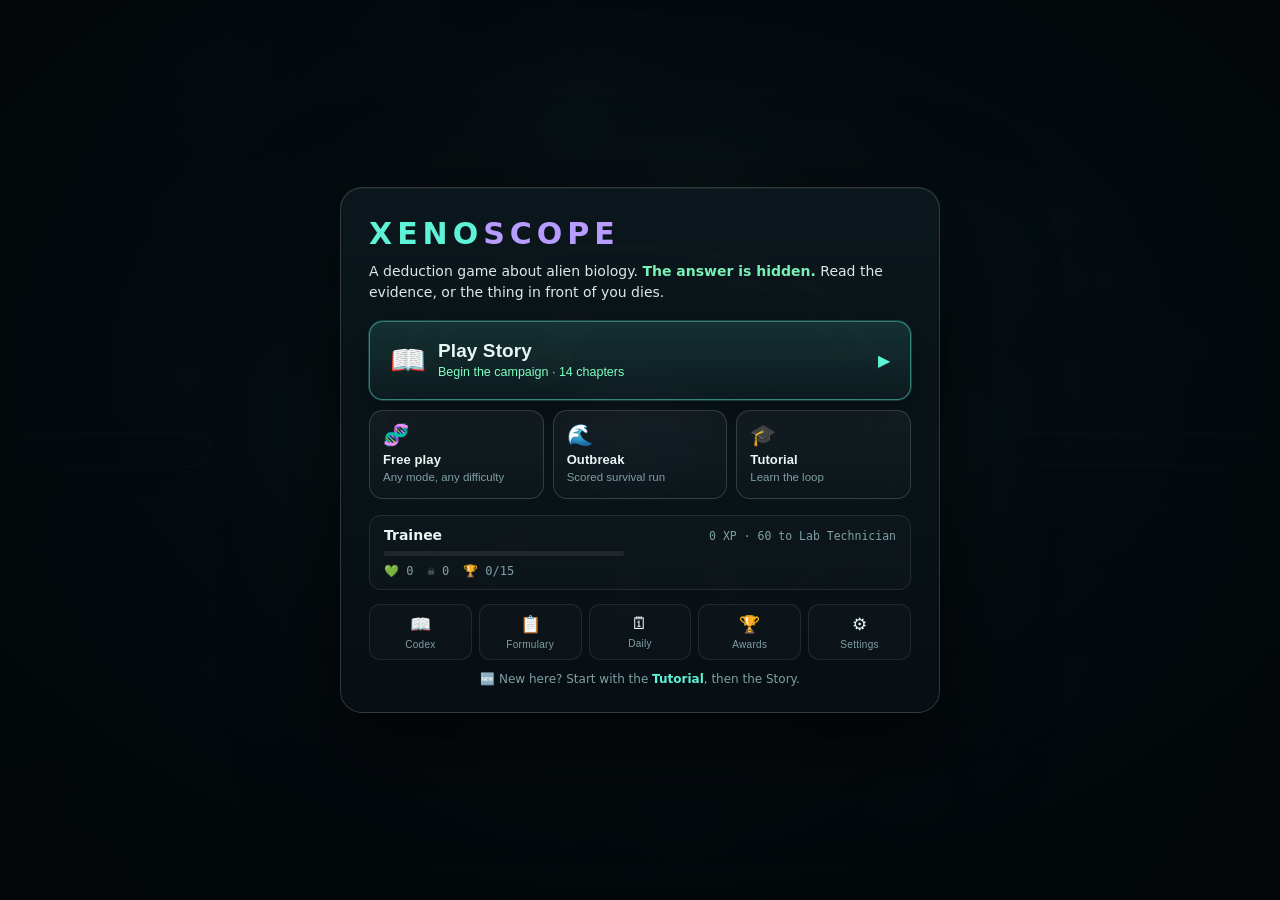
<file: index.html>
<!doctype html>
<html lang="en">
<head>
<meta charset="utf-8"/>
<meta name="viewport" content="width=device-width, initial-scale=1, viewport-fit=cover"/>
<title>XENOSCOPE · Field Xenobiology</title>
<link rel="stylesheet" href="./css/styles.css"/>
</head>
<body>
<canvas id="c"></canvas>
<div id="top" class="panel"></div>
<div id="left" class="panel"></div>
<div id="right" class="panel"></div>
<div id="dock" class="panel"></div>
<div id="zlab"></div>
<div id="overlay" class="overlay"></div>

<script src="./js/data.js"></script>
<script src="./js/sfx.js"></script>
<script src="./js/sim.js"></script>
<script src="./js/world.js"></script>
<script src="./js/draw.js"></script>
<script src="./js/game.js"></script>
<script src="./js/ui.js"></script>
<script src="./js/main.js"></script>
</body>
</html>
</file>
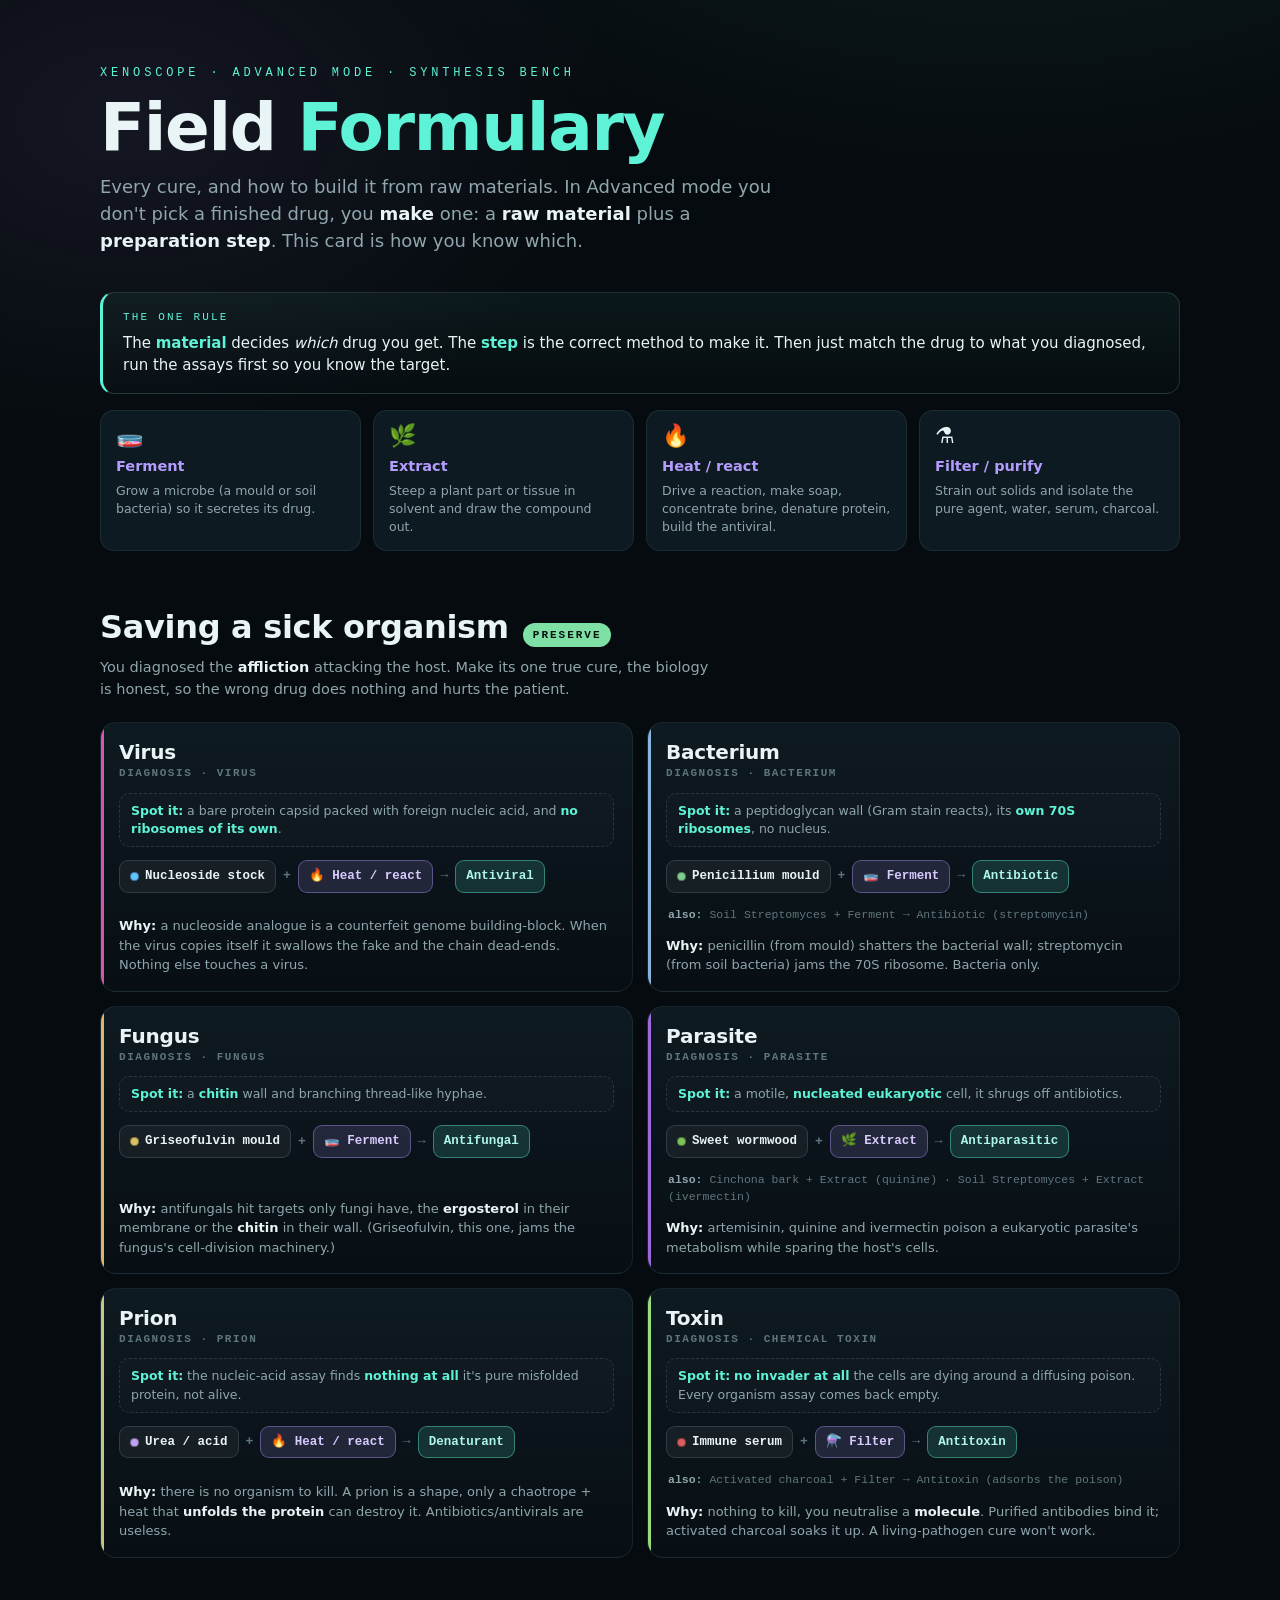
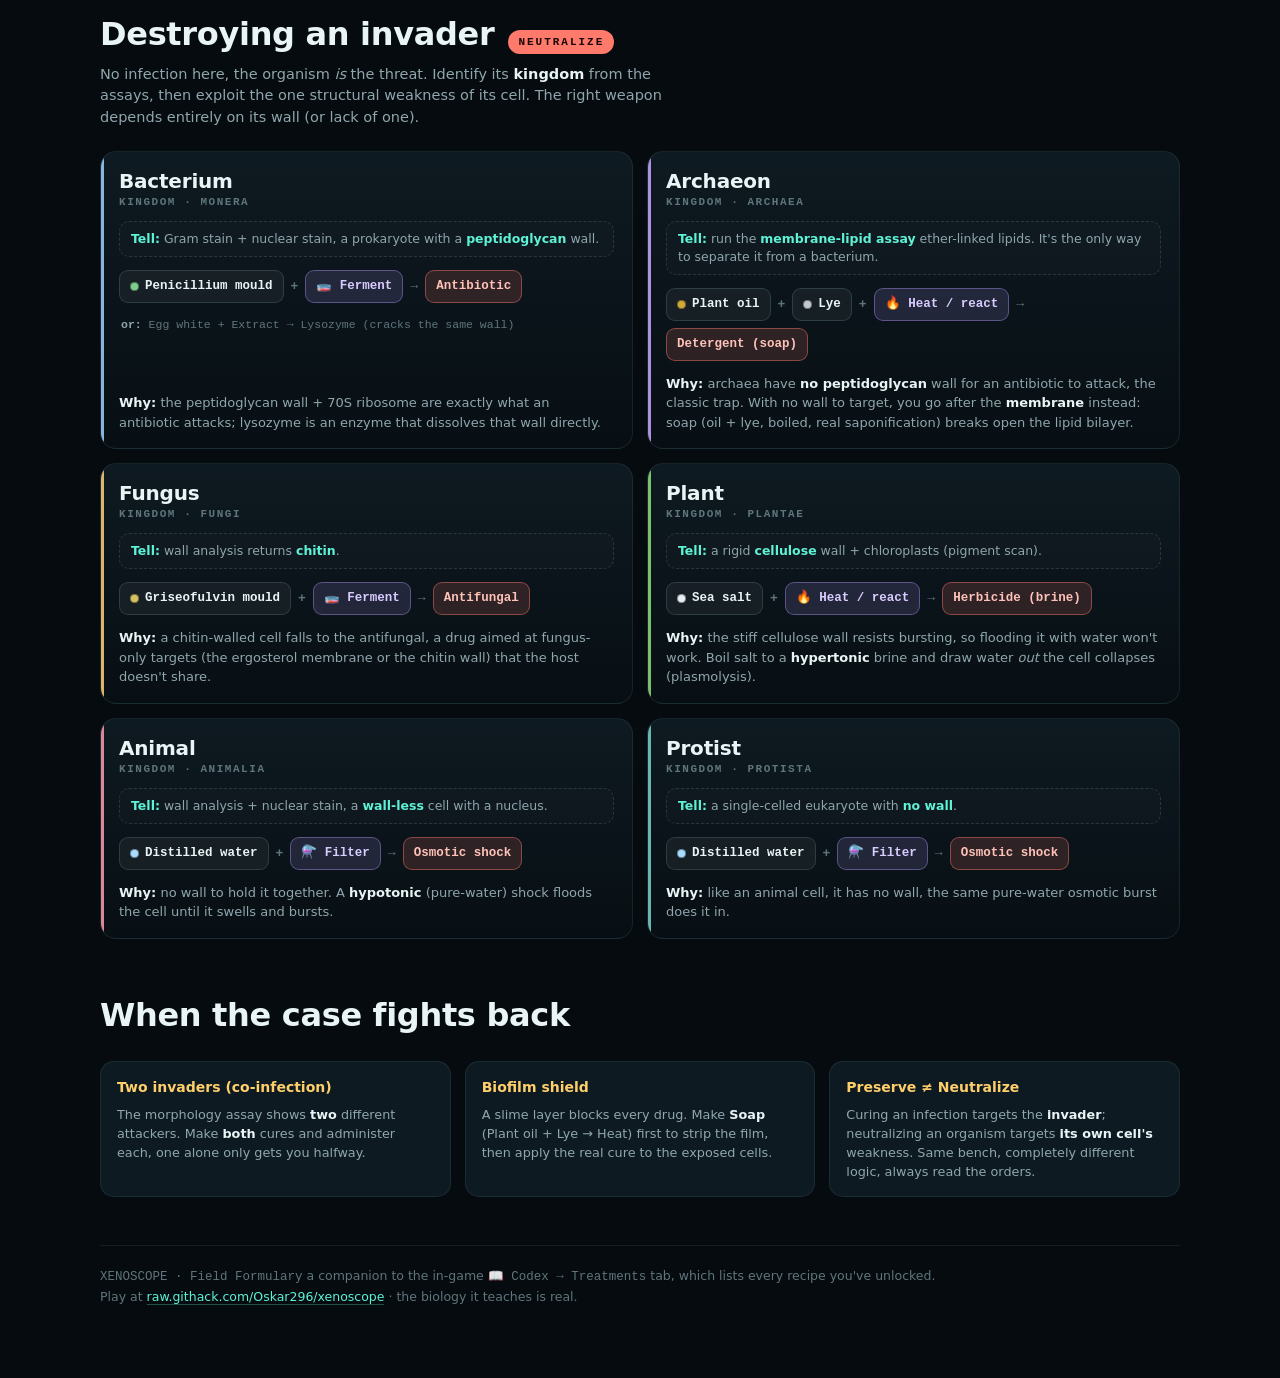
<file: formulary.html>
<!DOCTYPE html>
<html lang="en">
<head>
<meta charset="utf-8">
<meta name="viewport" content="width=device-width, initial-scale=1">
<meta name="color-scheme" content="dark">
<meta name="description" content="XENOSCOPE Field Formulary, which raw material + preparation step makes the right cure for every affliction and every organism.">
<title>XENOSCOPE, Field Formulary</title>
<link rel="icon" href="data:image/svg+xml,<svg xmlns='http://www.w3.org/2000/svg' viewBox='0 0 100 100'><text y='.9em' font-size='90'>🧫</text></svg>">
<style>
  :root{
    --bg:#060b0f; --bg2:#0a1218; --panel:#0e1a21; --panel2:#122531;
    --line:rgba(150,200,210,.10); --line2:rgba(150,200,210,.18);
    --ink:#e8f4f5; --dim:#8fa6ad; --faint:#5f757c;
    --aqua:#5ef2d6; --mint:#7fe0a6; --violet:#b49cff; --coral:#ff7a6b; --gold:#ffcf6a;
    --mono:ui-monospace,"SF Mono","JetBrains Mono",Menlo,Consolas,monospace;
    --sans:system-ui,-apple-system,"Segoe UI",Roboto,sans-serif;
  }
  *{box-sizing:border-box}
  body,.wrap{margin:0}
  .wrap{background:
      radial-gradient(1200px 700px at 78% -8%,rgba(94,242,214,.09),transparent 60%),
      radial-gradient(900px 600px at 10% 4%,rgba(180,156,255,.08),transparent 55%),
      var(--bg);
    color:var(--ink);font-family:var(--sans);line-height:1.5;
    min-height:100vh;padding:clamp(20px,5vw,64px) clamp(16px,4vw,48px) 72px;
    -webkit-font-smoothing:antialiased;}
  .inner{max-width:1080px;margin:0 auto}

  /* header */
  .eyebrow{font-family:var(--mono);font-size:12px;letter-spacing:.32em;text-transform:uppercase;color:var(--aqua);margin-bottom:14px}
  h1{font-size:clamp(34px,6.4vw,66px);line-height:.96;letter-spacing:-.02em;font-weight:800;margin:0 0 14px;text-wrap:balance}
  h1 .g{color:var(--aqua)} h1 .v{color:var(--violet)}
  .lede{font-size:clamp(15px,2vw,18px);color:var(--dim);max-width:60ch;margin:0}
  .lede b{color:var(--ink);font-weight:600}

  /* the rule + steps primer */
  .primer{margin:38px 0 8px;display:grid;gap:16px;grid-template-columns:1fr;}
  .rule{border:1px solid var(--line2);border-left:3px solid var(--aqua);border-radius:14px;
    background:linear-gradient(180deg,rgba(94,242,214,.06),rgba(94,242,214,.01));padding:16px 20px}
  .rule .k{font-family:var(--mono);font-size:11px;letter-spacing:.2em;text-transform:uppercase;color:var(--aqua);margin-bottom:6px}
  .rule p{margin:0;font-size:15px;color:var(--ink)}
  .rule b{color:var(--aqua)}
  .steps{display:grid;gap:12px;grid-template-columns:repeat(4,1fr)}
  .step{border:1px solid var(--line);border-radius:14px;background:var(--panel);padding:14px 15px}
  .step .g{font-size:22px;line-height:1;display:block;margin-bottom:9px}
  .step h4{margin:0 0 4px;font-size:14.5px;font-weight:700;color:var(--violet)}
  .step p{margin:0;font-size:12.5px;color:var(--dim);line-height:1.45}

  /* section headers */
  .sec{margin-top:52px}
  .sec-h{display:flex;align-items:baseline;gap:14px;flex-wrap:wrap;margin-bottom:4px}
  .sec-h h2{font-size:clamp(22px,3.4vw,32px);letter-spacing:-.01em;margin:0;font-weight:800}
  .tag{font-family:var(--mono);font-size:11px;letter-spacing:.18em;text-transform:uppercase;padding:4px 10px;border-radius:999px;font-weight:700}
  .tag.save{color:#04120c;background:var(--mint)}
  .tag.kill{color:#1a0605;background:var(--coral)}
  .sec-sub{color:var(--dim);font-size:14.5px;margin:6px 0 22px;max-width:66ch}
  .sec-sub b{color:var(--ink);font-weight:600}

  /* cards */
  .grid{display:grid;gap:14px;grid-template-columns:repeat(2,1fr)}
  .card{border:1px solid var(--line);border-radius:16px;background:linear-gradient(180deg,var(--panel),rgba(9,16,21,.85));
    padding:18px 18px 16px;display:flex;flex-direction:column;gap:13px;position:relative;overflow:hidden}
  .card::before{content:"";position:absolute;inset:0 auto 0 0;width:3px;background:var(--dot,var(--aqua));opacity:.85}
  .card-top{display:flex;align-items:flex-start;justify-content:space-between;gap:12px}
  .target{font-size:20px;font-weight:800;letter-spacing:-.01em;line-height:1.1}
  .target .sub{display:block;font-family:var(--mono);font-size:11px;letter-spacing:.14em;text-transform:uppercase;color:var(--faint);font-weight:600;margin-top:4px}
  .spot{font-size:12.5px;color:var(--dim);line-height:1.45;padding:8px 11px;border:1px dashed var(--line2);border-radius:10px;background:rgba(255,255,255,.015)}
  .spot b{color:var(--aqua);font-weight:600}

  /* recipe row */
  .recipe{display:flex;flex-wrap:wrap;align-items:center;gap:7px}
  .chip{font-family:var(--mono);font-size:12.5px;font-weight:600;padding:6px 10px;border-radius:9px;display:inline-flex;align-items:center;gap:6px;white-space:nowrap;border:1px solid transparent}
  .chip .d{width:9px;height:9px;border-radius:50%;flex:0 0 9px;box-shadow:inset 0 0 0 1px rgba(0,0,0,.4)}
  .chip.mat{background:rgba(255,255,255,.05);border-color:var(--line2);color:var(--ink)}
  .chip.step{background:rgba(180,156,255,.14);border-color:rgba(180,156,255,.4);color:#d8ccff}
  .chip.drug{background:rgba(94,242,214,.14);border-color:rgba(94,242,214,.42);color:#aef7e7;font-weight:700}
  .chip.drug.kill{background:rgba(255,122,107,.15);border-color:rgba(255,122,107,.45);color:#ffc2b8}
  .op{color:var(--faint);font-weight:700;font-family:var(--mono);font-size:13px}
  .alt{font-size:11.5px;color:var(--faint);font-family:var(--mono);padding-left:2px}
  .alt b{color:var(--dim);font-weight:600}
  .why{font-size:13px;color:var(--dim);line-height:1.5;margin-top:auto}
  .why b{color:var(--ink);font-weight:600}

  /* tips */
  .tips{display:grid;gap:14px;grid-template-columns:repeat(3,1fr);margin-top:22px}
  .tip{border:1px solid var(--line);border-radius:14px;background:var(--panel);padding:15px 16px}
  .tip h4{margin:0 0 7px;font-size:14px;font-weight:700;color:var(--gold)}
  .tip p{margin:0;font-size:12.8px;color:var(--dim);line-height:1.5}
  .tip p b{color:var(--ink);font-weight:600}

  footer{margin-top:48px;padding-top:20px;border-top:1px solid var(--line);color:var(--faint);font-size:12.5px;line-height:1.6}
  footer a{color:var(--aqua);text-decoration:none;border-bottom:1px solid rgba(94,242,214,.3)}
  footer .mono{font-family:var(--mono)}

  @media(max-width:760px){
    .steps{grid-template-columns:repeat(2,1fr)}
    .grid{grid-template-columns:1fr}
    .tips{grid-template-columns:1fr}
  }
</style>
</head>
<body>

<div class="wrap"><div class="inner">

  <header>
    <div class="eyebrow">XENOSCOPE · Advanced mode · synthesis bench</div>
    <h1>Field <span class="g">Formulary</span></h1>
    <p class="lede">Every cure, and how to build it from raw materials. In Advanced mode you don't pick a finished drug, you <b>make</b> one: a <b>raw material</b> plus a <b>preparation step</b>. This card is how you know which.</p>
  </header>

  <section class="primer">
    <div class="rule">
      <div class="k">The one rule</div>
      <p>The <b>material</b> decides <em>which</em> drug you get. The <b>step</b> is the correct method to make it. Then just match the drug to what you diagnosed, run the assays first so you know the target.</p>
    </div>
    <div class="steps">
      <div class="step"><span class="g">🧫</span><h4>Ferment</h4><p>Grow a microbe (a mould or soil bacteria) so it secretes its drug.</p></div>
      <div class="step"><span class="g">🌿</span><h4>Extract</h4><p>Steep a plant part or tissue in solvent and draw the compound out.</p></div>
      <div class="step"><span class="g">🔥</span><h4>Heat / react</h4><p>Drive a reaction, make soap, concentrate brine, denature protein, build the antiviral.</p></div>
      <div class="step"><span class="g">⚗️</span><h4>Filter / purify</h4><p>Strain out solids and isolate the pure agent, water, serum, charcoal.</p></div>
    </div>
  </section>

  <!-- PRESERVE -->
  <section class="sec">
    <div class="sec-h"><h2>Saving a sick organism</h2><span class="tag save">Preserve</span></div>
    <p class="sec-sub">You diagnosed the <b>affliction</b> attacking the host. Make its one true cure, the biology is honest, so the wrong drug does nothing and hurts the patient.</p>
    <div class="grid">

      <div class="card" style="--dot:#ff5ec7">
        <div class="card-top"><div class="target">Virus<span class="sub">Diagnosis · Virus</span></div></div>
        <div class="spot"><b>Spot it:</b> a bare protein capsid packed with foreign nucleic acid, and <b>no ribosomes of its own</b>.</div>
        <div class="recipe"><span class="chip mat"><span class="d" style="background:#61c3ff"></span>Nucleoside stock</span><span class="op">+</span><span class="chip step">🔥 Heat / react</span><span class="op">→</span><span class="chip drug">Antiviral</span></div>
        <div class="why"><b>Why:</b> a nucleoside analogue is a counterfeit genome building-block. When the virus copies itself it swallows the fake and the chain dead-ends. Nothing else touches a virus.</div>
      </div>

      <div class="card" style="--dot:#9fd0ff">
        <div class="card-top"><div class="target">Bacterium<span class="sub">Diagnosis · Bacterium</span></div></div>
        <div class="spot"><b>Spot it:</b> a peptidoglycan wall (Gram stain reacts), its <b>own 70S ribosomes</b>, no nucleus.</div>
        <div class="recipe"><span class="chip mat"><span class="d" style="background:#7fce8e"></span>Penicillium mould</span><span class="op">+</span><span class="chip step">🧫 Ferment</span><span class="op">→</span><span class="chip drug">Antibiotic</span></div>
        <div class="alt"><b>also:</b> Soil Streptomyces + Ferment → Antibiotic (streptomycin)</div>
        <div class="why"><b>Why:</b> penicillin (from mould) shatters the bacterial wall; streptomycin (from soil bacteria) jams the 70S ribosome. Bacteria only.</div>
      </div>

      <div class="card" style="--dot:#ffd27a">
        <div class="card-top"><div class="target">Fungus<span class="sub">Diagnosis · Fungus</span></div></div>
        <div class="spot"><b>Spot it:</b> a <b>chitin</b> wall and branching thread-like hyphae.</div>
        <div class="recipe"><span class="chip mat"><span class="d" style="background:#d8c164"></span>Griseofulvin mould</span><span class="op">+</span><span class="chip step">🧫 Ferment</span><span class="op">→</span><span class="chip drug">Antifungal</span></div>
        <div class="why"><b>Why:</b> antifungals hit targets only fungi have, the <b>ergosterol</b> in their membrane or the <b>chitin</b> in their wall. (Griseofulvin, this one, jams the fungus's cell-division machinery.)</div>
      </div>

      <div class="card" style="--dot:#b878ff">
        <div class="card-top"><div class="target">Parasite<span class="sub">Diagnosis · Parasite</span></div></div>
        <div class="spot"><b>Spot it:</b> a motile, <b>nucleated eukaryotic</b> cell, it shrugs off antibiotics.</div>
        <div class="recipe"><span class="chip mat"><span class="d" style="background:#7cc257"></span>Sweet wormwood</span><span class="op">+</span><span class="chip step">🌿 Extract</span><span class="op">→</span><span class="chip drug">Antiparasitic</span></div>
        <div class="alt"><b>also:</b> Cinchona bark + Extract (quinine) · Soil Streptomyces + Extract (ivermectin)</div>
        <div class="why"><b>Why:</b> artemisinin, quinine and ivermectin poison a eukaryotic parasite's metabolism while sparing the host's cells.</div>
      </div>

      <div class="card" style="--dot:#e6e696">
        <div class="card-top"><div class="target">Prion<span class="sub">Diagnosis · Prion</span></div></div>
        <div class="spot"><b>Spot it:</b> the nucleic-acid assay finds <b>nothing at all</b> it's pure misfolded protein, not alive.</div>
        <div class="recipe"><span class="chip mat"><span class="d" style="background:#bfa2f2"></span>Urea / acid</span><span class="op">+</span><span class="chip step">🔥 Heat / react</span><span class="op">→</span><span class="chip drug">Denaturant</span></div>
        <div class="why"><b>Why:</b> there is no organism to kill. A prion is a shape, only a chaotrope + heat that <b>unfolds the protein</b> can destroy it. Antibiotics/antivirals are useless.</div>
      </div>

      <div class="card" style="--dot:#b4ff8c">
        <div class="card-top"><div class="target">Toxin<span class="sub">Diagnosis · Chemical toxin</span></div></div>
        <div class="spot"><b>Spot it:</b> <b>no invader at all</b> the cells are dying around a diffusing poison. Every organism assay comes back empty.</div>
        <div class="recipe"><span class="chip mat"><span class="d" style="background:#dc5d5d"></span>Immune serum</span><span class="op">+</span><span class="chip step">⚗️ Filter</span><span class="op">→</span><span class="chip drug">Antitoxin</span></div>
        <div class="alt"><b>also:</b> Activated charcoal + Filter → Antitoxin (adsorbs the poison)</div>
        <div class="why"><b>Why:</b> nothing to kill, you neutralise a <b>molecule</b>. Purified antibodies bind it; activated charcoal soaks it up. A living-pathogen cure won't work.</div>
      </div>

    </div>
  </section>

  <!-- NEUTRALIZE -->
  <section class="sec">
    <div class="sec-h"><h2>Destroying an invader</h2><span class="tag kill">Neutralize</span></div>
    <p class="sec-sub">No infection here, the organism <em>is</em> the threat. Identify its <b>kingdom</b> from the assays, then exploit the one structural weakness of its cell. The right weapon depends entirely on its wall (or lack of one).</p>
    <div class="grid">

      <div class="card" style="--dot:#9fd0ff">
        <div class="card-top"><div class="target">Bacterium<span class="sub">Kingdom · Monera</span></div></div>
        <div class="spot"><b>Tell:</b> Gram stain + nuclear stain, a prokaryote with a <b>peptidoglycan</b> wall.</div>
        <div class="recipe"><span class="chip mat"><span class="d" style="background:#7fce8e"></span>Penicillium mould</span><span class="op">+</span><span class="chip step">🧫 Ferment</span><span class="op">→</span><span class="chip drug kill">Antibiotic</span></div>
        <div class="alt"><b>or:</b> Egg white + Extract → Lysozyme (cracks the same wall)</div>
        <div class="why"><b>Why:</b> the peptidoglycan wall + 70S ribosome are exactly what an antibiotic attacks; lysozyme is an enzyme that dissolves that wall directly.</div>
      </div>

      <div class="card" style="--dot:#c9a9ff">
        <div class="card-top"><div class="target">Archaeon<span class="sub">Kingdom · Archaea</span></div></div>
        <div class="spot"><b>Tell:</b> run the <b>membrane-lipid assay</b> ether-linked lipids. It's the only way to separate it from a bacterium.</div>
        <div class="recipe"><span class="chip mat"><span class="d" style="background:#cfa93a"></span>Plant oil</span><span class="op">+</span><span class="chip mat"><span class="d" style="background:#c3c8ce"></span>Lye</span><span class="op">+</span><span class="chip step">🔥 Heat / react</span><span class="op">→</span><span class="chip drug kill">Detergent (soap)</span></div>
        <div class="why"><b>Why:</b> archaea have <b>no peptidoglycan</b> wall for an antibiotic to attack, the classic trap. With no wall to target, you go after the <b>membrane</b> instead: soap (oil + lye, boiled, real saponification) breaks open the lipid bilayer.</div>
      </div>

      <div class="card" style="--dot:#ffd27a">
        <div class="card-top"><div class="target">Fungus<span class="sub">Kingdom · Fungi</span></div></div>
        <div class="spot"><b>Tell:</b> wall analysis returns <b>chitin</b>.</div>
        <div class="recipe"><span class="chip mat"><span class="d" style="background:#d8c164"></span>Griseofulvin mould</span><span class="op">+</span><span class="chip step">🧫 Ferment</span><span class="op">→</span><span class="chip drug kill">Antifungal</span></div>
        <div class="why"><b>Why:</b> a chitin-walled cell falls to the antifungal, a drug aimed at fungus-only targets (the ergosterol membrane or the chitin wall) that the host doesn't share.</div>
      </div>

      <div class="card" style="--dot:#8fe07a">
        <div class="card-top"><div class="target">Plant<span class="sub">Kingdom · Plantae</span></div></div>
        <div class="spot"><b>Tell:</b> a rigid <b>cellulose</b> wall + chloroplasts (pigment scan).</div>
        <div class="recipe"><span class="chip mat"><span class="d" style="background:#e9eef2"></span>Sea salt</span><span class="op">+</span><span class="chip step">🔥 Heat / react</span><span class="op">→</span><span class="chip drug kill">Herbicide (brine)</span></div>
        <div class="why"><b>Why:</b> the stiff cellulose wall resists bursting, so flooding it with water won't work. Boil salt to a <b>hypertonic</b> brine and draw water <em>out</em> the cell collapses (plasmolysis).</div>
      </div>

      <div class="card" style="--dot:#ff9db0">
        <div class="card-top"><div class="target">Animal<span class="sub">Kingdom · Animalia</span></div></div>
        <div class="spot"><b>Tell:</b> wall analysis + nuclear stain, a <b>wall-less</b> cell with a nucleus.</div>
        <div class="recipe"><span class="chip mat"><span class="d" style="background:#a9ddff"></span>Distilled water</span><span class="op">+</span><span class="chip step">⚗️ Filter</span><span class="op">→</span><span class="chip drug kill">Osmotic shock</span></div>
        <div class="why"><b>Why:</b> no wall to hold it together. A <b>hypotonic</b> (pure-water) shock floods the cell until it swells and bursts.</div>
      </div>

      <div class="card" style="--dot:#7ad4c8">
        <div class="card-top"><div class="target">Protist<span class="sub">Kingdom · Protista</span></div></div>
        <div class="spot"><b>Tell:</b> a single-celled eukaryote with <b>no wall</b>.</div>
        <div class="recipe"><span class="chip mat"><span class="d" style="background:#a9ddff"></span>Distilled water</span><span class="op">+</span><span class="chip step">⚗️ Filter</span><span class="op">→</span><span class="chip drug kill">Osmotic shock</span></div>
        <div class="why"><b>Why:</b> like an animal cell, it has no wall, the same pure-water osmotic burst does it in.</div>
      </div>

    </div>
  </section>

  <!-- TIPS -->
  <section class="sec">
    <div class="sec-h"><h2>When the case fights back</h2></div>
    <div class="tips">
      <div class="tip"><h4>Two invaders (co-infection)</h4><p>The morphology assay shows <b>two</b> different attackers. Make <b>both</b> cures and administer each, one alone only gets you halfway.</p></div>
      <div class="tip"><h4>Biofilm shield</h4><p>A slime layer blocks every drug. Make <b>Soap</b> (Plant oil + Lye → Heat) first to strip the film, then apply the real cure to the exposed cells.</p></div>
      <div class="tip"><h4>Preserve ≠ Neutralize</h4><p>Curing an infection targets the <b>invader</b>; neutralizing an organism targets <b>its own cell's</b> weakness. Same bench, completely different logic, always read the orders.</p></div>
    </div>
  </section>

  <footer>
    <span class="mono">XENOSCOPE · Field Formulary</span> a companion to the in-game <span class="mono">📖 Codex → Treatments</span> tab, which lists every recipe you've unlocked.<br>
    Play at <a href="https://raw.githack.com/Oskar296/xenoscope/main/index.html">raw.githack.com/Oskar296/xenoscope</a> · the biology it teaches is real.
  </footer>

</div></div>
</body>
</html>
</file>
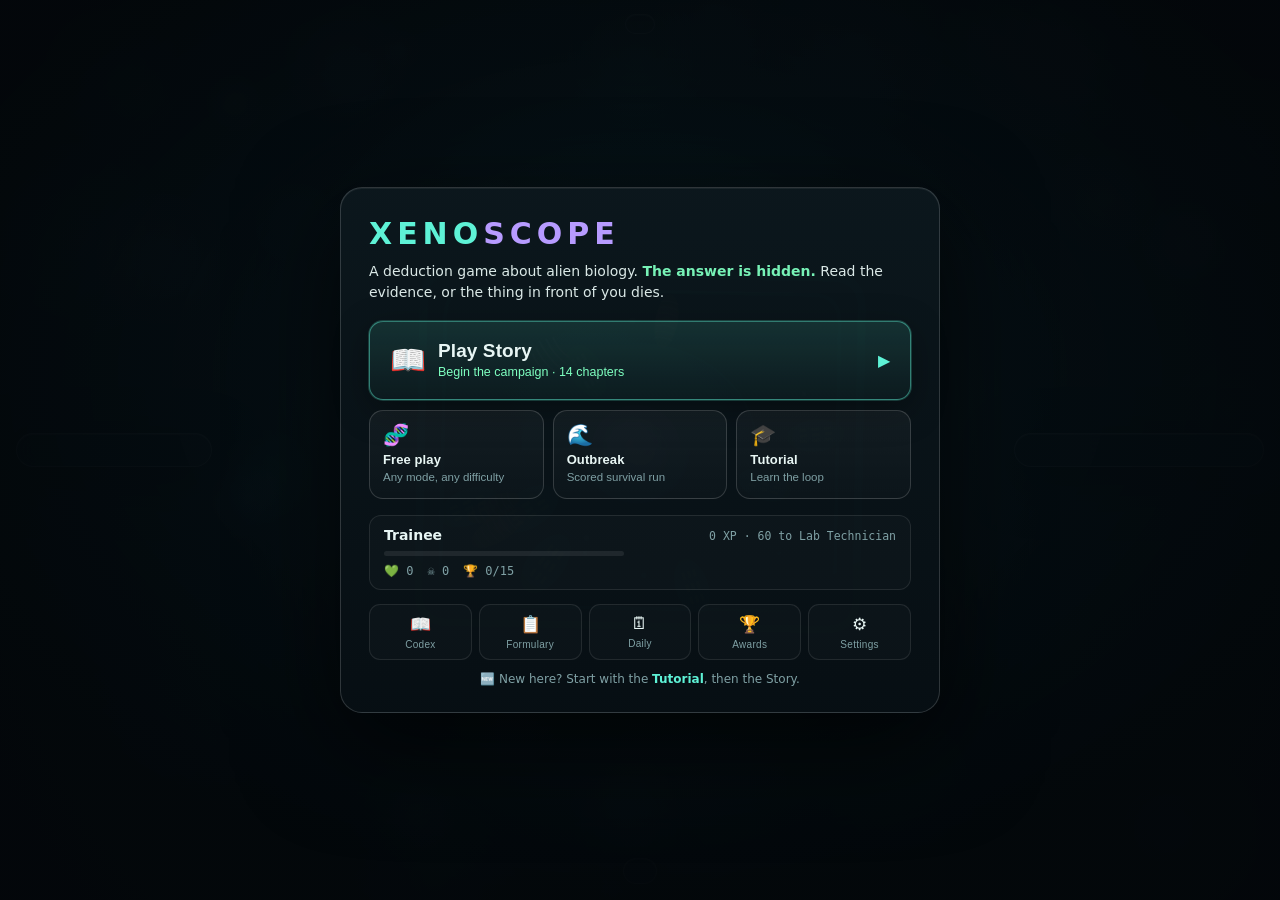
<file: xenoscope-single.html>
<!doctype html>
<html lang="en">
<head>
<meta charset="utf-8"/>
<meta name="viewport" content="width=device-width, initial-scale=1, viewport-fit=cover"/>
<title>XENOSCOPE · Field Xenobiology</title>
<style>
:root{
  --bg0:#04090d; --glass:rgba(9,20,26,.62);
  --line:rgba(255,255,255,.09); --line2:rgba(255,255,255,.16);
  --ink:#e8f6f4; --dim:#7fa0a4; --dim2:#557077;
  --aqua:#5ef2d6; --mint:#7effc0; --violet:#b79bff;
  --amber:#ffcf6a; --coral:#ff7d92; --magenta:#ff5ec7;
  --good:#57e6a8; --bad:#ff6a6a; --warn:#ffc46b;
  --font:'Inter',-apple-system,BlinkMacSystemFont,'Segoe UI',Roboto,system-ui,sans-serif;
  --mono:ui-monospace,'SF Mono','JetBrains Mono',Menlo,Consolas,monospace;
}
*{box-sizing:border-box}
html,body{margin:0;height:100%;overflow:hidden;background:var(--bg0)}
body{font-family:var(--font);color:var(--ink);-webkit-font-smoothing:antialiased;user-select:none}
canvas{position:fixed;inset:0;width:100vw;height:100vh;display:block;touch-action:none}
b{font-weight:600}
.muted{color:var(--dim2)} .hl{color:var(--ink)} .rk{color:var(--coral)}

.panel{position:fixed;background:var(--glass);
  -webkit-backdrop-filter:blur(16px) saturate(1.25);backdrop-filter:blur(16px) saturate(1.25);
  border:1px solid var(--line);border-radius:18px;
  box-shadow:0 14px 50px rgba(0,0,0,.5), inset 0 1px 0 rgba(255,255,255,.05);z-index:5}
.cap{font-size:10.5px;letter-spacing:2.4px;color:var(--dim);text-transform:uppercase;margin-bottom:12px}

/* top bar */
#top{top:14px;left:50%;transform:translateX(-50%);display:flex;align-items:center;gap:12px;padding:9px 14px;max-width:97vw;flex-wrap:wrap}
#top .sid{font-family:var(--mono);font-size:12px;color:var(--aqua);white-space:nowrap}
#top .name{font-size:13px;font-weight:600;white-space:nowrap}
#top .name.unk{color:var(--dim2);font-style:italic;font-weight:400}
.kchip{font-family:var(--mono);font-size:10px;letter-spacing:1px;color:var(--aqua);border:1px solid rgba(94,242,214,.35);border-radius:6px;padding:2px 7px;text-transform:uppercase}
.chip{padding:4px 11px;border-radius:20px;font-size:11px;font-weight:700;letter-spacing:1.2px;white-space:nowrap;border:1px solid transparent}
.chip.good{color:var(--mint);background:rgba(94,242,214,.09);border-color:rgba(94,242,214,.4)}
.chip.bad{color:var(--coral);background:rgba(255,94,120,.09);border-color:rgba(255,125,146,.4)}
.chip.neutral{color:var(--warn);background:rgba(255,196,107,.09);border-color:rgba(255,196,107,.4)}
#top .obj2{font-size:10.5px;color:var(--dim);white-space:nowrap}
#top .sep{width:1px;height:20px;background:var(--line)}
.titlewrap{display:flex;flex-direction:column;line-height:1.2;min-width:0}
.topgap{flex:0 0 6px}
.rankpill{display:flex;align-items:center;gap:6px;padding:3px 10px;border:1px solid var(--line);border-radius:20px;background:rgba(255,255,255,.03);white-space:nowrap}
.rankpill .rk{color:var(--mint);font-size:11.5px;font-weight:600}
.rankpill .xp{color:var(--dim);font-size:10px;font-family:var(--mono)}
.rankpill .xp::after{content:' XP'}
.ibtn{width:30px;height:30px;border-radius:9px;border:1px solid var(--line);background:rgba(255,255,255,.03);color:var(--dim);cursor:pointer;font-size:14px;display:grid;place-items:center;transition:.15s}
.ibtn:hover{color:var(--ink);border-color:var(--line2);background:rgba(255,255,255,.07)}

/* left panel */
#left{left:16px;top:50%;transform:translateY(-50%);width:196px;padding:16px 15px;max-height:88vh;overflow-y:auto}
.prog{display:flex;justify-content:space-between;font-size:11px;color:var(--dim);margin:6px 0 5px}
.prog b{color:var(--ink);font-family:var(--mono)}
.track{height:6px;border-radius:6px;background:rgba(255,255,255,.06);overflow:hidden;position:relative}
.track>i{position:absolute;top:0;bottom:0;left:0;border-radius:6px;transition:width .3s}
.hintbox{margin:12px 0;font-size:11px;line-height:1.5;color:var(--dim);background:rgba(94,242,214,.05);border:1px solid var(--line);border-radius:10px;padding:9px 10px}
.btn.wide{width:100%;margin-top:4px}
.ring{position:relative;width:120px;height:120px;margin:2px auto 10px}
.ring svg{display:block;transform:rotate(-90deg)}
.ring .rval{position:absolute;inset:0;display:flex;flex-direction:column;align-items:center;justify-content:center;text-align:center;line-height:1;pointer-events:none}
.ring .num{font-size:28px;font-weight:700;line-height:1;font-variant-numeric:tabular-nums}
.ring .rlab{font-size:8.5px;letter-spacing:1.6px;color:var(--dim);margin-top:5px;font-weight:600}
.bar{margin-top:11px}
.bar .bl{display:flex;justify-content:space-between;font-size:10.5px;color:var(--dim);margin-bottom:5px}
.bar .bl b{color:var(--ink);font-family:var(--mono);font-size:11px}
.homeo{height:6px;border-radius:6px;background:rgba(255,255,255,.06);position:relative;overflow:hidden}
.homeo .mid{position:absolute;left:50%;top:-2px;bottom:-2px;width:1px;background:rgba(255,255,255,.25)}
.homeo>i{position:absolute;top:0;bottom:0;left:50%;width:0;border-radius:4px;transition:.25s}

/* right panel */
#right{right:16px;top:50%;transform:translateY(-50%);width:250px;max-height:80vh;overflow:auto;padding:16px 15px}
.readout{font-size:12px;line-height:1.55;color:var(--dim)}
.readout .ro-name{color:var(--ink);font-weight:600;font-size:13px;margin-bottom:4px}
.readout .ro-fn{color:var(--dim);margin-bottom:6px}
.readout .ro-fact{color:var(--aqua);font-size:11px;line-height:1.5}
.dossier{margin-top:12px;border-top:1px solid var(--line);padding-top:10px}
.dl-row{display:flex;justify-content:space-between;font-size:11.5px;color:var(--dim);padding:4px 0;font-family:var(--mono)}
.dl-row b{color:var(--ink)}

/* dock */
#dock{bottom:16px;left:50%;transform:translateX(-50%);padding:12px 16px;display:flex;gap:16px;align-items:stretch;max-width:96vw;flex-wrap:wrap}
.dock-lab{font-size:9.5px;letter-spacing:2px;color:var(--dim);text-transform:uppercase;margin-bottom:7px}
.dock-tests{align-items:center;gap:10px}
.dock-tests .dock-lab{margin:0 6px 0 0}
.dock-note{font-size:11px;color:var(--dim2);margin-left:8px}
.dock-col{display:flex;flex-direction:column;gap:8px;justify-content:center}
.dock-group{max-width:340px}
.btn-row{display:flex;gap:7px;flex-wrap:wrap}
.dsep{width:1px;background:var(--line)}
.sldwrap{width:180px}
.sldwrap .sh{display:flex;justify-content:space-between;font-size:10px;color:var(--dim);margin-bottom:6px}
.sldwrap .sh b{color:var(--ink);font-family:var(--mono)}
.sldtrack{position:relative;height:22px}
.optzone{position:absolute;top:8px;height:7px;border-radius:5px;background:linear-gradient(90deg,rgba(94,242,214,0),rgba(94,242,214,.45),rgba(94,242,214,0));box-shadow:0 0 8px rgba(94,242,214,.4);display:none;pointer-events:none}
input[type=range]{-webkit-appearance:none;appearance:none;width:100%;height:22px;background:transparent;cursor:pointer;position:relative;z-index:2;margin:0}
input[type=range]::-webkit-slider-runnable-track{height:4px;border-radius:4px;background:rgba(255,255,255,.14);margin-top:9px}
input[type=range]::-moz-range-track{height:4px;border-radius:4px;background:rgba(255,255,255,.14)}
input[type=range]::-webkit-slider-thumb{-webkit-appearance:none;width:15px;height:15px;border-radius:50%;background:var(--ink);margin-top:-6px;box-shadow:0 0 0 4px rgba(94,242,214,.18),0 2px 8px #000a}
input[type=range]::-moz-range-thumb{width:15px;height:15px;border:none;border-radius:50%;background:var(--ink);box-shadow:0 0 0 4px rgba(94,242,214,.18),0 2px 8px #000a}
.abtn{position:relative;overflow:hidden;border:1px solid var(--line);border-radius:10px;background:rgba(255,255,255,.03);color:var(--ink);cursor:pointer;padding:7px 10px;font-size:11px;font-weight:600;text-align:left;transition:.14s;min-width:96px}
.abtn small{display:block;font-weight:400;font-size:9px;color:var(--dim);margin-top:1px}
.abtn:hover{border-color:var(--line2);background:rgba(255,255,255,.08)}
.abtn.used{border-color:rgba(94,242,214,.4)}
.abtn .lvl{position:absolute;left:0;bottom:0;height:3px;width:0;background:var(--aqua);transition:width .25s}
.abtn.treat .lvl{background:var(--mint)}

/* hover tooltip */
#zlab{position:fixed;z-index:7;pointer-events:none;transform:translate(-50%,-150%);font-size:11px;letter-spacing:.5px;color:var(--ink);background:rgba(4,10,13,.75);border:1px solid var(--line2);border-radius:8px;padding:4px 9px;opacity:0;transition:opacity .12s;white-space:nowrap;font-family:var(--mono)}
#zlab.on{opacity:1} #zlab .s{color:var(--dim);font-size:10px}

/* overlay + cards */
.overlay{position:fixed;inset:0;z-index:20;display:none;place-items:center;overflow:auto;background:radial-gradient(900px 600px at 50% 42%,rgba(6,18,24,.85),rgba(3,7,10,.96))}
.overlay.on{display:grid}
.card{width:min(600px,92vw);margin:24px;padding:26px 28px;border-radius:22px;background:linear-gradient(180deg,rgba(12,24,30,.95),rgba(7,15,20,.97));border:1px solid var(--line2);box-shadow:0 30px 100px #000b,inset 0 1px 0 rgba(255,255,255,.06)}
.card .sub{color:var(--dim);font-size:11.5px;letter-spacing:2px;text-transform:uppercase}
.card h1{margin:6px 0 6px;font-size:30px;letter-spacing:5px;font-weight:800}
.card h1 .x{color:var(--aqua)} .card h1 .o{color:var(--violet)}
.card h2{margin:4px 0 8px;font-size:20px;font-weight:700}
.card p{color:var(--dim);line-height:1.6;font-size:13px} .card p b{color:var(--ink)}
.rankcard{display:flex;justify-content:space-between;align-items:center;gap:12px;margin:14px 0;padding:12px 14px;border:1px solid var(--line);border-radius:14px;background:rgba(255,255,255,.02);flex-wrap:wrap}
.rk-big{font-size:16px;font-weight:700;color:var(--mint)}
.rk-stats{display:flex;flex-direction:column;gap:2px;font-size:11px;color:var(--dim);font-family:var(--mono)}
.tiers{display:flex;gap:8px;flex-wrap:wrap}
.tierbtn{flex:1;min-width:150px;text-align:left;border:1px solid var(--line);border-radius:12px;background:rgba(255,255,255,.03);color:var(--ink);cursor:pointer;padding:9px 11px;font-size:12.5px;font-weight:700;transition:.14s}
.tierbtn small{display:block;font-weight:400;font-size:10.5px;color:var(--dim);margin-top:3px;line-height:1.35}
.tierbtn:hover{border-color:var(--line2)}
.tierbtn.sel{border-color:var(--aqua);box-shadow:0 0 0 1px var(--aqua),0 0 20px rgba(94,242,214,.2)}
.cta{margin-top:16px;display:flex;gap:10px;flex-wrap:wrap}
.btn{padding:10px 18px;border-radius:12px;border:1px solid var(--line2);cursor:pointer;background:rgba(255,255,255,.04);color:var(--ink);font-size:13px;font-weight:600;transition:.15s}
.btn:hover{background:rgba(255,255,255,.09)}
.btn.pri{background:linear-gradient(90deg,#1c8f7a,#2fc4a6);border-color:#2fc4a6;color:#032019;font-weight:700}
.btn.pri:hover{filter:brightness(1.08)}
.btn.ghost{background:transparent;color:var(--dim)}
.classgrid{display:grid;grid-template-columns:repeat(3,1fr);gap:9px;margin:14px 0}
.classbtn{padding:14px 8px;border:1px solid var(--line);border-radius:12px;background:rgba(255,255,255,.03);color:var(--ink);cursor:pointer;font-size:13px;font-weight:600;transition:.14s}
.classbtn:hover{border-color:var(--aqua);background:rgba(94,242,214,.06)}
.classbtn.wrong{border-color:var(--coral);animation:shake .3s}
@keyframes shake{25%{transform:translateX(-4px)}75%{transform:translateX(4px)}}
.brief-row{display:flex;justify-content:space-between;font-size:12px;color:var(--dim);padding:5px 0;border-bottom:1px solid var(--line)}
.brief-row b{color:var(--ink)}
.assign{display:flex;align-items:center;gap:10px;margin:14px 0}
.assign-obj{font-size:13px;color:var(--ink)}
.verdict{font-size:30px;font-weight:800;letter-spacing:2px;margin:4px 0 6px}
.verdict.win{color:var(--mint)} .verdict.lose{color:var(--coral)}
.rankup{margin:10px 0;padding:9px 12px;border:1px solid rgba(126,255,192,.35);border-radius:10px;background:rgba(126,255,192,.07);color:var(--mint);font-size:12.5px}
.xp-list{margin:10px 0;display:flex;flex-direction:column;gap:3px}
.xp-row{display:flex;justify-content:space-between;font-size:11.5px;color:var(--dim);font-family:var(--mono)}
.xp-row b{color:var(--mint)}
.rev{font-size:11.5px;color:var(--dim);font-family:var(--mono);border-top:1px solid var(--line);padding-top:10px;margin-top:8px}
.cx-tabs{display:flex;gap:8px;margin:12px 0;flex-wrap:wrap}
.cx-tab{padding:7px 12px;border:1px solid var(--line);border-radius:9px;background:transparent;color:var(--dim);cursor:pointer;font-size:11.5px;font-weight:600}
.cx-tab.sel{border-color:var(--aqua);color:var(--ink)}
.cx-list{max-height:52vh;overflow:auto;display:flex;flex-direction:column;gap:8px}
.cx{border:1px solid var(--line);border-radius:11px;padding:9px 11px;background:rgba(255,255,255,.02)}
.cx.locked{opacity:.5}
.cx-h{display:flex;align-items:center;gap:8px;font-size:12.5px;font-weight:600}
.cx-dot{width:10px;height:10px;border-radius:50%;box-shadow:0 0 8px currentColor}
.cx-fn{font-size:11px;color:var(--dim);line-height:1.5;margin-top:5px}
.cx-fact{font-size:10.5px;color:var(--aqua);margin-top:4px;line-height:1.5}

/* new bits: learn-more, earth tag, fact box, deeper note, assay row */
.learn{color:var(--aqua);text-decoration:none;border-bottom:1px dotted var(--aqua);white-space:nowrap;font-size:.95em}
.learn:hover{color:var(--mint);border-bottom-style:solid}
.earthtag{font-size:10px;letter-spacing:.5px;color:#9fe0b0;border:1px solid rgba(120,230,160,.4);border-radius:6px;padding:2px 7px;background:rgba(120,230,160,.08);white-space:nowrap}
.factbox{margin:10px 0;padding:9px 11px;border:1px solid rgba(120,230,160,.28);border-radius:10px;background:rgba(120,230,160,.06);color:var(--dim);font-size:12px;line-height:1.55}
.factbox .learn{margin-left:4px}
.ro-more{font-size:11px;color:var(--dim);line-height:1.55;margin:6px 0}
.tests-row{max-height:120px;overflow:auto}
.only-mobile{display:none}

/* ---------- mobile / touch ---------- */
@media (max-width:900px){
  #top{max-width:98vw;gap:8px;padding:8px 10px;z-index:22}
  #top .obj2,#top .sep,.rankpill{display:none}
  .only-mobile{display:grid}
  /* side panels become slide-in drawers (below the top bar) */
  #left,#right{top:94px;bottom:128px;transform:none;width:min(300px,84vw);max-height:none;overflow:auto;transition:transform .25s ease;z-index:14}
  #left{left:10px;transform:translateX(calc(-100% - 20px))}
  #right{right:10px;transform:translateX(calc(100% + 20px))}
  #left.open{transform:translateX(0)}
  #right.open{transform:translateX(0)}
  /* dock: full-width, horizontally scrollable groups */
  #dock{left:0;right:0;bottom:0;transform:none;width:100vw;max-width:100vw;border-radius:16px 16px 0 0;
        flex-direction:column;gap:8px;padding:10px 12px;max-height:46vh;overflow:auto}
  .dock-col{flex-direction:row;flex-wrap:wrap;gap:10px}
  .sldwrap{width:44vw;min-width:150px}
  .dsep{display:none}
  .btn-row{flex-wrap:nowrap;overflow-x:auto;padding-bottom:4px}
  .tests-row{max-height:none;flex-wrap:nowrap;overflow-x:auto}
  .abtn{min-width:112px;flex:0 0 auto}
  .card{padding:22px 20px}
  .classgrid{grid-template-columns:repeat(2,1fr)}
}
@media (max-width:900px) and (min-width:561px){ .btn-row.agents{flex-wrap:wrap} }

/* ---------- home screen ---------- */
.tagline{color:var(--ink);font-size:14px;line-height:1.5;margin:2px 0 14px;opacity:.94}
.tagline b{color:var(--mint)}
.how{display:flex;gap:9px;margin:0 0 15px;flex-wrap:wrap}
.how-step{flex:1;min-width:150px;display:flex;gap:9px;align-items:flex-start;border:1px solid var(--line);border-radius:12px;padding:9px 10px;background:rgba(255,255,255,.02)}
.how-ico{font-size:19px;line-height:1}
.how-step b{font-size:12.5px} .how-step small{display:block;color:var(--dim);font-size:10.5px;margin-top:2px;line-height:1.35}
.rk-left{flex:1;min-width:180px}
.xpbar{height:5px;border-radius:5px;background:rgba(255,255,255,.08);overflow:hidden;margin-top:8px;max-width:240px}
.xpbar>i{display:block;height:100%;background:linear-gradient(90deg,#1c8f7a,var(--mint))}
.lbl{margin:12px 0 6px;font-size:11px;letter-spacing:1px}

/* ---------- persistent notes (top-left readout) ---------- */
.notes-cap{margin:0 0 8px}
.rl-sep{height:1px;background:var(--line);margin:12px 0}
#left .readout{max-height:210px;overflow:auto}
.readout .ro-name{animation:pop .25s ease}
@keyframes pop{from{transform:scale(.9);opacity:.4}to{transform:scale(1);opacity:1}}

/* ---------- lighter overlays so the live specimen shows through ---------- */
.overlay{background:radial-gradient(760px 520px at 50% 42%,rgba(6,18,24,.70),rgba(3,7,10,.92))}
.card{animation:cardIn .25s ease}
@keyframes cardIn{from{transform:translateY(10px) scale(.99);opacity:0}to{transform:none;opacity:1}}

/* ---------- deduction UI: analysis panel, assays, identify ---------- */
.th{font-size:12px;font-weight:600;border-radius:9px;padding:7px 9px;margin-bottom:2px;border:1px solid var(--line);line-height:1.4}
.th.bad{color:var(--coral);background:rgba(255,120,90,.08);border-color:rgba(255,120,90,.3)}
.th.good{color:var(--mint);background:rgba(94,242,214,.06);border-color:rgba(94,242,214,.25)}
.th.muted{color:var(--dim);background:rgba(255,255,255,.02)}
.ev-list{display:flex;flex-direction:column;gap:4px;margin-top:2px}
.ev-row{font-size:11.5px;color:var(--ink);line-height:1.45;background:rgba(255,255,255,.03);border-left:2px solid rgba(94,242,214,.45);padding:4px 8px;border-radius:0 6px 6px 0}
.abtn.assay b{color:var(--aqua)}
.abtn.assay.used{border-color:rgba(94,242,214,.4);background:rgba(94,242,214,.06)}
.abtn.assay.used b::after{content:' ✓';color:var(--mint)}
.abtn.assay.dis{opacity:.4;filter:grayscale(.5)}
/* step tracker + active-group cueing */
.stepbar{flex:0 0 100%;display:flex;align-items:center;justify-content:center;gap:5px;margin-bottom:9px;flex-wrap:wrap}
.stepchip{font-size:10.5px;font-weight:600;color:var(--dim);padding:3px 10px;border:1px solid var(--line);border-radius:20px;background:rgba(255,255,255,.02);white-space:nowrap}
.stepchip.on{color:var(--ink);border-color:var(--aqua);background:rgba(94,242,214,.1);box-shadow:0 0 0 1px var(--aqua),0 0 14px rgba(94,242,214,.22)}
.stepchip.done{color:var(--mint);border-color:rgba(94,242,214,.3)}
.steparr{color:var(--dim2);font-size:11px}
.dock-group.active{border:1px solid rgba(94,242,214,.32);border-radius:12px;padding:6px 9px;background:rgba(94,242,214,.04);box-shadow:0 0 16px rgba(94,242,214,.12)}
.dock-group.active .dock-lab{color:var(--aqua)}
/* advanced mode · the synthesis bench */
.abtn.synthopen{min-width:150px;border-color:var(--violet)}
.abtn.synthopen b{color:var(--violet)}
.bench-card{width:min(940px,96vw)!important}
.bench-dx{font-size:13px;color:var(--dim);border:1px solid var(--line2);border-left:3px solid var(--violet);border-radius:8px;padding:8px 12px;margin:2px 0 12px;background:rgba(140,110,240,.06)}
.bench-dx b{color:var(--ink)}
.benchwrap{display:flex;gap:16px;align-items:stretch}
.bench-col{flex:1;min-width:0;display:flex;flex-direction:column}
.bench-col .cap{margin-bottom:7px}
.bench-col.flaskcol{flex:0 0 246px;align-items:center;justify-content:flex-start}
#benchCv{position:static!important;inset:auto!important;width:240px!important;height:272px!important;touch-action:auto;filter:drop-shadow(0 12px 26px rgba(0,0,0,.5))}
.flask-label{margin-top:4px;font-size:12.5px;font-weight:700;text-align:center;min-height:18px;color:var(--ink)}
.flask-label.ok{color:var(--mint)} .flask-label.muted{color:var(--dim);font-weight:500}
.ing-grid{display:grid;grid-template-columns:1fr 1fr;gap:6px;max-height:296px;overflow:auto;padding-right:3px}
.ingt{display:flex;align-items:center;gap:7px;text-align:left;border:1px solid var(--line2);border-radius:10px;background:rgba(255,255,255,.03);color:var(--ink);cursor:pointer;padding:7px 8px;transition:.14s}
.ingsw{flex:0 0 12px;width:12px;height:12px;border-radius:50%;box-shadow:inset 0 0 0 1px rgba(0,0,0,.35),0 0 6px rgba(255,255,255,.15)}
.ingglyph{font-size:15px;line-height:1}
.ingtx b{display:block;font-size:11px;font-weight:700;line-height:1.15}
.ingt:hover{border-color:var(--aqua);background:rgba(94,242,214,.06)}
.ingt.sel{border-color:var(--aqua);background:rgba(94,242,214,.14);box-shadow:0 0 0 1px var(--aqua)}
.step-grid{display:flex;flex-direction:column;gap:7px}
.stept{display:flex;align-items:center;gap:9px;text-align:left;border:1px solid var(--line2);border-radius:10px;background:rgba(255,255,255,.03);color:var(--ink);cursor:pointer;padding:9px 11px;transition:.14s}
.stepglyph{font-size:19px;line-height:1}
.steptx b{display:block;font-size:12.5px;font-weight:700}
.steptx small{display:block;font-size:10px;color:var(--dim);margin-top:1px;line-height:1.3}
.stept:hover{border-color:var(--violet);background:rgba(140,110,240,.08)}
.stept.sel{border-color:var(--violet);background:rgba(140,110,240,.16);box-shadow:0 0 0 1px var(--violet)}
.bench-read{margin-top:11px;font-size:12.5px;color:var(--dim);border:1px solid var(--line);border-radius:10px;padding:10px 12px;background:rgba(255,255,255,.02);min-height:52px}
.bench-read.ok{color:var(--mint);border-color:rgba(94,242,214,.3);background:rgba(94,242,214,.05)}
.bench-read.bad{color:var(--coral);border-color:rgba(255,120,90,.3);background:rgba(255,120,90,.05)}
.bench-read b{color:var(--ink)} .bench-read .muted{color:var(--dim);margin-top:4px;font-size:11.5px}
.bench-test{display:flex;gap:12px;align-items:center;margin-top:12px;border:1px solid var(--line2);border-radius:12px;padding:10px 12px;background:rgba(0,0,0,.22)}
#sampleCv{position:static!important;inset:auto!important;flex:0 0 300px;width:300px!important;height:86px!important;touch-action:auto}
.bench-testtx{font-size:12.5px;color:var(--dim);line-height:1.5}
.bench-testtx b.ok,.bench-read b.ok{color:var(--mint)} .bench-testtx b.bad,.bench-read b.bad{color:var(--coral)}
.bench-cta{flex-wrap:wrap} .btn.ghost{opacity:.75}
@media(max-width:720px){ .benchwrap{flex-direction:column} .bench-col.flaskcol{flex:0 0 auto;order:-1} .ing-grid{max-height:none} .bench-test{flex-direction:column} #sampleCv{flex:0 0 auto} }
.btn.pri[disabled]{opacity:.4;cursor:default;filter:grayscale(.4)}
/* outbreak · arcade run */
.btn.ob{border-color:var(--violet);color:#dcccff;background:linear-gradient(180deg,rgba(140,110,240,.18),rgba(140,110,240,.06))}
.btn.ob:hover{border-color:#b49cff;box-shadow:0 0 0 1px rgba(180,156,255,.4),0 0 18px rgba(140,110,240,.3)}
#runhud{position:fixed;top:60px;left:50%;transform:translateX(-50%);z-index:8;display:none;align-items:center;gap:14px;
  padding:7px 14px;border-radius:999px;font-family:var(--mono);font-size:12px;color:var(--ink);
  background:linear-gradient(180deg,rgba(10,20,26,.9),rgba(6,14,18,.92));border:1px solid var(--line2);
  box-shadow:0 10px 30px #0009,inset 0 1px 0 rgba(255,255,255,.05);white-space:nowrap;pointer-events:none}
#runhud b{color:#fff}
.rh-case{font-weight:700;letter-spacing:1px;color:var(--dim)}
.rh-mod{margin-left:4px;padding:1px 6px;border-radius:6px;font-weight:700}
.rh-mod.dbl{color:#ffdf7a;background:rgba(255,210,90,.14)} .rh-mod.rush{color:var(--coral);background:rgba(255,110,90,.15)}
.rh-colony{display:flex;align-items:center;gap:6px} .rh-colony span{color:var(--dim);font-size:10px;letter-spacing:1px}
.rh-bar{width:120px;height:8px;border-radius:5px;background:rgba(255,255,255,.08);overflow:hidden}
.rh-bar>i{display:block;height:100%;border-radius:5px;transition:width .35s ease}
.rh-combo em{font-style:normal;color:var(--violet)} .rh-combo.hot{color:#ffb454} .rh-combo.hot em{color:#ffb454}
.rh-timer{color:var(--dim)}
@media(max-width:640px){ #runhud{gap:9px;font-size:10.5px;padding:6px 9px;flex-wrap:wrap;max-width:94vw} .rh-bar{width:70px} }
.gradebadge{flex:0 0 auto;width:58px;height:58px;border-radius:14px;display:grid;place-items:center;font-size:30px;font-weight:900;
  font-family:var(--mono);color:#08120f;box-shadow:0 8px 24px #0008}
.gradebadge.gS{background:linear-gradient(160deg,#7ff0c0,#40c88f)} .gradebadge.gA{background:linear-gradient(160deg,#9fe0ff,#5aa8e6)}
.gradebadge.gB{background:linear-gradient(160deg,#ffe08a,#e6b24a)} .gradebadge.gC{background:linear-gradient(160deg,#d7dde2,#a7b0b8)}
.gradebadge.lost{background:linear-gradient(160deg,#ff8a7a,#d1503f);color:#fff;font-size:26px}
.ob-head{display:flex;align-items:center;gap:14px;margin:6px 0 10px}
.ob-gain{font-size:30px;font-weight:800;color:var(--mint);margin:4px 0 12px} .ob-gain.lost{color:var(--coral);font-size:22px}
.ob-gain small{display:block;font-size:12px;font-weight:500;color:var(--dim);margin-top:3px}
.ob-stats{display:flex;gap:10px;margin-bottom:12px}
.ob-stat{flex:1;border:1px solid var(--line2);border-radius:12px;padding:9px 12px;background:rgba(255,255,255,.03)}
.ob-stat span{display:block;font-size:11px;color:var(--dim)} .ob-stat b{font-size:18px} .ob-stat em{font-style:normal;color:var(--violet);font-size:14px}
.ob-colonywrap{margin-bottom:4px}
.ob-track{height:12px;border-radius:7px;background:rgba(255,255,255,.08);overflow:hidden;margin-top:5px}
.ob-track>i{display:block;height:100%;border-radius:7px;transition:width .4s ease}
.ob-final{text-align:center;margin:14px 0}
.ob-finalscore{font-size:52px;font-weight:900;letter-spacing:1px;line-height:1;color:var(--mint)}
.ob-finalscore small{display:block;font-size:13px;font-weight:500;letter-spacing:3px;color:var(--dim);margin-top:6px}
.ob-finalgrid{display:flex;gap:10px;margin-top:16px}
.ob-finalgrid>div{flex:1;border:1px solid var(--line2);border-radius:12px;padding:10px;background:rgba(255,255,255,.03)}
.ob-finalgrid b{display:block;font-size:22px} .ob-finalgrid span{font-size:11px;color:var(--dim)}
/* field formulary · in-game recipe guide */
.btn.help{border-color:var(--violet);color:#dcccff}
.fm-steps{display:flex;flex-wrap:wrap;gap:8px;margin:12px 0 6px}
.fm-step{font-size:11.5px;color:var(--dim);border:1px solid var(--line2);border-radius:9px;padding:6px 10px;background:rgba(255,255,255,.02)}
.fm-step b{color:var(--violet)} .fm-step small{color:var(--faint,var(--dim))}
.fm-sec-h{display:flex;align-items:baseline;gap:10px;flex-wrap:wrap;font-size:16px;font-weight:800;margin:20px 0 4px;letter-spacing:-.01em}
.fm-sec-h em{font-style:normal;font-family:var(--mono);font-size:10.5px;letter-spacing:.14em;text-transform:uppercase;padding:3px 9px;border-radius:999px;font-weight:700}
.fm-sec-h em.save{color:#04120c;background:var(--mint)} .fm-sec-h em.kill{color:#1a0605;background:var(--coral)}
.fm-row{display:flex;gap:14px;padding:11px 2px;border-top:1px solid var(--line)}
.fm-row.match{background:linear-gradient(90deg,rgba(94,242,214,.10),transparent 80%);border-radius:10px;box-shadow:inset 3px 0 0 var(--aqua);padding-left:11px}
.fm-row.kill.match{background:linear-gradient(90deg,rgba(255,120,90,.10),transparent 80%);box-shadow:inset 3px 0 0 var(--coral)}
.fm-target{flex:0 0 116px;font-size:15px;font-weight:800}
.fm-target span{display:block;font-family:var(--mono);font-size:10px;letter-spacing:.12em;text-transform:uppercase;color:var(--dim);font-weight:600;margin-top:3px}
.fm-tag{display:block;font-style:normal;font-size:10.5px;color:var(--aqua);font-weight:700;margin-top:5px}
.fm-row.kill .fm-tag{color:var(--coral)}
.fm-recipes{flex:1;min-width:0;display:flex;flex-direction:column;gap:6px;justify-content:center}
.fm-recipe{display:flex;flex-wrap:wrap;align-items:center;gap:5px}
.fm-chip{font-family:var(--mono);font-size:11.5px;font-weight:600;padding:5px 9px;border-radius:8px;display:inline-flex;align-items:center;gap:6px;white-space:nowrap;border:1px solid transparent}
.fm-chip .fm-d{width:9px;height:9px;border-radius:50%;flex:0 0 9px;box-shadow:inset 0 0 0 1px rgba(0,0,0,.4)}
.fm-chip.mat{background:rgba(255,255,255,.05);border-color:var(--line2);color:var(--ink)}
.fm-chip.step{background:rgba(140,110,240,.16);border-color:rgba(140,110,240,.4);color:#dcccff}
.fm-chip.drug{background:rgba(94,242,214,.14);border-color:rgba(94,242,214,.42);color:#aef7e7;font-weight:700}
.fm-row.kill .fm-chip.drug{background:rgba(255,122,107,.15);border-color:rgba(255,122,107,.45);color:#ffc2b8}
.fm-op{color:var(--faint,var(--dim));font-weight:700;font-family:var(--mono);font-size:12px}
.fm-chip.temp{background:rgba(255,180,84,.14);border-color:rgba(255,180,84,.45);color:#ffcf8a;font-weight:700}
.fm-chip.ph{background:rgba(140,200,255,.14);border-color:rgba(140,200,255,.45);color:#a9d8ff;font-weight:700;margin-left:4px}
.tempval.phval{color:#8fc8ff}
.tempdial.phdial{background:linear-gradient(90deg,#ff5a3a 0%,#ffb454 22%,#7fe0a6 50%,#5aa8e6 74%,#b49cff 100%)}
.fm-sec-h em.pre{color:#1a1030;background:var(--violet)}
.fm-hint{font-size:12.5px;color:var(--ink);line-height:1.5;padding:7px 0}
.fm-hint b{color:var(--aqua)}
.fm-hintcond{font-family:var(--mono);font-size:11px;color:var(--dim);margin-top:3px}
.fm-why{font-size:11.5px;color:var(--dim);line-height:1.45;margin-top:2px}
.fm-why b{color:#ffb454}
@media(max-width:640px){ .fm-row{flex-direction:column;gap:7px} .fm-target{flex:0 0 auto} }
/* ultra mode · named real pathogens */
.chip.ultra{background:linear-gradient(180deg,rgba(140,110,240,.24),rgba(140,110,240,.10));color:#dcccff;border:1px solid rgba(180,156,255,.5);font-weight:700}
.tierbtn.ultra{position:relative}
.tierbtn.ultra b{color:var(--violet)}
.tierbtn.ultra.sel{border-color:var(--violet);box-shadow:0 0 0 1px var(--violet),0 0 22px rgba(140,110,240,.3)}
.rev.ultra{border-color:rgba(180,156,255,.35);background:rgba(140,110,240,.06)}
.rev.ultra .hl{color:#cdbbff}
/* precision bench · temperature dial + intermediates */
.tempwrap{margin-top:12px;border:1px solid var(--line2);border-radius:12px;padding:10px 12px;background:rgba(255,255,255,.02)}
.tempwrap .cap{display:flex;justify-content:space-between;align-items:baseline;margin-bottom:7px}
.tempval{font-family:var(--mono);font-size:14px;font-weight:800;color:#ffb454;letter-spacing:0}
.tempdial{-webkit-appearance:none;appearance:none;width:100%;height:8px;border-radius:5px;outline:none;cursor:pointer;
  background:linear-gradient(90deg,#5aa8e6 0%,#7fe0a6 28%,#ffd27a 60%,#ff8a4a 82%,#ff5a3a 100%)}
.tempdial::-webkit-slider-thumb{-webkit-appearance:none;width:18px;height:18px;border-radius:50%;background:#fff;
  border:2px solid #0a1218;box-shadow:0 2px 8px #000a;cursor:pointer}
.tempdial::-moz-range-thumb{width:18px;height:18px;border-radius:50%;background:#fff;border:2px solid #0a1218;box-shadow:0 2px 8px #000a;cursor:pointer}
.temphint{margin-top:7px;font-size:11.5px;color:var(--dim);font-family:var(--mono)}
.temphint .ok{color:var(--mint);font-weight:700} .temphint .bad{color:var(--coral);font-weight:700}
.temphint b{color:#ffb454}
.ingtx em{display:block;font-style:normal;font-size:9.5px;color:var(--violet);font-weight:700;margin-top:2px}
.ingt.locked{opacity:.55}
.ingt.locked .ingtx em{color:var(--dim)}
.ingt.locked:hover{border-color:var(--coral);background:rgba(255,120,90,.06)}
.btn.pre{border-color:var(--violet);color:#dcccff;background:linear-gradient(180deg,rgba(140,110,240,.2),rgba(140,110,240,.07))}
.btn.pre[disabled]{opacity:.4;cursor:default}
/* xeno mode · alien biology */
.chip.alien{background:linear-gradient(180deg,rgba(120,240,220,.22),rgba(120,240,220,.08));color:#9ff0ea;border:1px solid rgba(159,240,234,.5);font-weight:700}
.tierbtn.alien b{color:#7ff0e0}
.tierbtn.alien.sel{border-color:#7ff0e0;box-shadow:0 0 0 1px #7ff0e0,0 0 22px rgba(127,240,224,.28)}
.fm-sec-h em.xeno{color:#04201d;background:#7ff0e0}
/* ---- menu · one clear path in ---- */
.card h1{margin:2px 0 10px}
.m-main{margin:18px 0 10px}
.m-row{display:grid;grid-template-columns:repeat(3,1fr);gap:9px;margin-bottom:16px}
.m-card{display:flex;align-items:center;gap:12px;text-align:left;width:100%;cursor:pointer;
  border:1px solid var(--line2);border-radius:14px;padding:13px 15px;color:var(--ink);
  background:linear-gradient(180deg,rgba(255,255,255,.045),rgba(255,255,255,.015));
  transition:border-color .16s,background .16s,transform .16s}
.m-card:hover{border-color:var(--aqua);background:rgba(94,242,214,.07);transform:translateY(-1px)}
.m-card:active{transform:translateY(0)}
.m-card.hero{padding:18px 20px;border-color:rgba(94,242,214,.45);
  background:linear-gradient(180deg,rgba(94,242,214,.13),rgba(94,242,214,.03));
  box-shadow:0 0 0 1px rgba(94,242,214,.2),0 10px 34px rgba(0,0,0,.35)}
.m-card.hero:hover{border-color:var(--aqua);box-shadow:0 0 0 1px var(--aqua),0 0 30px rgba(94,242,214,.22)}
.m-ico{font-size:21px;line-height:1;flex:0 0 auto}
.m-card.hero .m-ico{font-size:29px}
.m-tx{flex:1;min-width:0}
.m-tx b{display:block;font-size:14px;font-weight:700;letter-spacing:.1px}
.m-card.hero .m-tx b{font-size:19px}
.m-tx small{display:block;font-size:11.5px;color:var(--dim);margin-top:2px;line-height:1.4}
.m-card.hero .m-tx small{font-size:12.5px;color:var(--mint)}
.m-go{font-size:16px;color:var(--aqua);flex:0 0 auto}
.m-row .m-card{flex-direction:column;align-items:flex-start;gap:7px;padding:13px}
.m-row .m-tx b{font-size:13px}
.m-rank{border:1px solid var(--line);border-radius:12px;padding:11px 14px;background:rgba(255,255,255,.02);margin-bottom:14px}
.m-rk{display:flex;justify-content:space-between;align-items:baseline;gap:10px;margin-bottom:7px}
.m-rk b{font-size:14px} .m-rk span{font-size:11.5px;color:var(--dim);font-family:var(--mono)}
.m-rank .xpbar{height:5px}
.m-stats{display:flex;gap:14px;margin-top:8px;font-size:12px;color:var(--dim);font-family:var(--mono)}
.m-tools{display:grid;grid-template-columns:repeat(5,1fr);gap:7px}
.m-tool{display:flex;flex-direction:column;align-items:center;gap:4px;cursor:pointer;padding:9px 4px;
  border:1px solid var(--line);border-radius:11px;background:rgba(255,255,255,.02);color:var(--ink);
  font-size:17px;transition:.14s}
.m-tool span{font-size:10px;color:var(--dim);letter-spacing:.3px}
.m-tool:hover{border-color:var(--aqua);background:rgba(94,242,214,.06)}
.m-tool:hover span{color:var(--ink)}
.m-new{margin-top:12px;font-size:12px;color:var(--dim);text-align:center}
.m-new b{color:var(--aqua)}
/* free-play picker */
.pk-list{display:flex;flex-direction:column;gap:7px}
.pk-list.tiers{display:grid;grid-template-columns:repeat(3,1fr)}
.pk{display:flex;align-items:center;gap:11px;text-align:left;width:100%;cursor:pointer;color:var(--ink);
  border:1px solid var(--line2);border-radius:12px;padding:10px 13px;background:rgba(255,255,255,.03);transition:.15s}
.pk{position:relative}
.pk:hover{border-color:var(--line2);background:rgba(255,255,255,.06)}
.pk.sel{border-color:var(--aqua);background:rgba(94,242,214,.13);box-shadow:0 0 0 1px var(--aqua),inset 3px 0 0 var(--aqua)}
.pk.sel::after{content:"✓";position:absolute;right:12px;top:50%;transform:translateY(-50%);
  color:var(--aqua);font-weight:800;font-size:15px}
.pk.tier.sel::after{top:12px;transform:none}
.pk-ico{font-size:19px;flex:0 0 24px;text-align:center}
.pk-tx b{display:block;font-size:13.5px;font-weight:700}
.pk-tx small{display:block;font-size:11px;color:var(--dim);margin-top:2px;line-height:1.4}
.pk.tier{flex-direction:column;align-items:flex-start;gap:2px}
@media(max-width:620px){
  .m-row{grid-template-columns:1fr;gap:7px}
  .m-row .m-card{flex-direction:row;align-items:center;gap:11px;padding:11px 13px}
  .m-tools{grid-template-columns:repeat(3,1fr)}
  .pk-list.tiers{grid-template-columns:1fr}
  .card h1{font-size:26px;letter-spacing:3px}
}
/* story · the long survey, a ship's log, not a task list */
.vy-card,.ch-card{width:min(660px,94vw)!important}
.vy-head{border-bottom:1px solid var(--line);padding-bottom:14px;margin-bottom:6px}
.vy-ship{font-family:var(--mono);font-size:10.5px;letter-spacing:.28em;color:var(--dim)}
.vy-ship b{color:var(--aqua);letter-spacing:.3em}
.vy-title-main{margin:8px 0 12px!important;font-size:27px!important;letter-spacing:-.01em}
.vy-meter{display:flex;align-items:center;gap:11px}
.vy-bar{flex:1;height:3px;border-radius:3px;background:rgba(255,255,255,.09);overflow:hidden}
.vy-bar>i{display:block;height:100%;background:linear-gradient(90deg,var(--aqua),var(--mint));transition:width .4s}
.vy-meter span{font-family:var(--mono);font-size:10.5px;color:var(--dim);white-space:nowrap}
.vy-wrap{max-height:min(56vh,470px);overflow:auto;padding:4px 4px 4px 0;margin-top:6px}
.vy-act{margin-top:20px}
.vy-act:first-child{margin-top:8px}
.vy-acth{display:flex;align-items:baseline;gap:10px;margin-bottom:2px;padding-left:2px}
.vy-num{font-family:var(--mono);font-size:19px;font-weight:800;color:rgba(94,242,214,.28);line-height:1}
.vy-name{font-size:11px;letter-spacing:.2em;text-transform:uppercase;color:var(--dim)}
.vy-line{position:relative;padding-left:22px}
.vy-line::before{content:"";position:absolute;left:6px;top:14px;bottom:14px;width:1px;background:var(--line2)}
.vy-ch{position:relative;display:flex;align-items:center;gap:11px;width:100%;text-align:left;cursor:pointer;
  border:1px solid transparent;border-radius:11px;padding:10px 12px;background:transparent;color:var(--ink);transition:.15s}
.vy-node{position:absolute;left:-21px;top:50%;transform:translateY(-50%);width:9px;height:9px;border-radius:50%;
  background:var(--bg0);border:2px solid var(--line2)}
.vy-ch.done .vy-node{background:var(--mint);border-color:var(--mint)}
.vy-ch.next .vy-node{background:var(--aqua);border-color:var(--aqua);box-shadow:0 0 0 4px rgba(94,242,214,.18)}
.vy-body{flex:1;min-width:0}
.vy-title{display:block;font-size:14.5px;font-weight:700}
.vy-sub{display:block;font-size:11.5px;color:var(--dim);margin-top:2px}
.vy-mark{font-size:12px;color:var(--dim)}
.vy-ch.done .vy-title{color:var(--dim);font-weight:600} .vy-ch.done .vy-mark{color:var(--mint)}
.vy-ch.next{border-color:rgba(94,242,214,.35);background:rgba(94,242,214,.07)}
.vy-ch.next .vy-mark{color:var(--aqua)}
.vy-ch.locked{opacity:.35;cursor:default}
.vy-ch:not(.locked):not(.next):hover{background:rgba(255,255,255,.05);border-color:var(--line2)}
/* chapter page */
.ch-head{margin-bottom:4px}
.ch-act{font-family:var(--mono);font-size:10.5px;letter-spacing:.26em;text-transform:uppercase;color:var(--aqua)}
.ch-title{margin:7px 0 0!important;font-size:30px!important;letter-spacing:-.015em;line-height:1.1}
.ch-rule{width:46px;height:2px;background:linear-gradient(90deg,var(--aqua),transparent);margin-top:13px}
.st-p.lede{font-size:16px;color:#f2fbfa;line-height:1.7}
.st-p.lede::first-letter{font-size:200%;line-height:1;float:left;padding:2px 9px 0 0;color:var(--aqua);font-weight:700}

.st-list{display:flex;flex-direction:column;gap:6px;margin:14px 0 4px;max-height:min(52vh,420px);overflow:auto;padding-right:3px}
.st-act{font-family:var(--mono);font-size:10.5px;letter-spacing:.22em;text-transform:uppercase;color:var(--dim);margin:12px 0 3px;padding-left:2px}
.st-act:first-child{margin-top:0}
.st-ch{display:flex;align-items:center;gap:11px;text-align:left;border:1px solid var(--line2);border-radius:12px;
  background:rgba(255,255,255,.03);color:var(--ink);cursor:pointer;padding:10px 13px;transition:.14s;width:100%}
.st-n{flex:0 0 22px;font-size:14px;text-align:center}
.st-tx b{display:block;font-size:14px;font-weight:700}
.st-tx small{display:block;font-size:11px;color:var(--dim);margin-top:2px}
.st-ch.next{border-color:var(--aqua);background:rgba(94,242,214,.10);box-shadow:0 0 0 1px var(--aqua)}
.st-ch.next .st-n{color:var(--aqua)}
.st-ch.done .st-n{color:var(--mint)} .st-ch.done b{color:var(--dim);font-weight:600}
.st-ch.locked{opacity:.42;cursor:default}
.st-ch:not(.locked):hover{border-color:var(--aqua);background:rgba(94,242,214,.07)}
.st-log{margin:12px 0 6px;max-height:min(46vh,360px);overflow:auto;padding-right:4px}
.st-p{font-size:14px;line-height:1.75;color:var(--ink);margin:0 0 13px;white-space:pre-line}
.st-p i{color:var(--dim)} .st-p b{color:var(--aqua)}
.st-teach{font-family:var(--mono);font-size:11.5px;color:var(--dim);border-top:1px solid var(--line);padding-top:10px;margin-top:2px}
.st-teach b{color:var(--violet)}
.abtn.stand{min-width:140px;border-color:var(--violet)} .abtn.stand b{color:var(--violet)}
.tierbtn.contact b{color:#ffd27a}
.tierbtn.contact.sel{border-color:#ffd27a;box-shadow:0 0 0 1px #ffd27a,0 0 22px rgba(255,210,122,.28)}
/* interactive tutorial coach */
.coach{position:fixed;top:74px;left:50%;transform:translateX(-50%);width:min(600px,94vw);z-index:24;
  background:linear-gradient(180deg,rgba(14,30,34,.97),rgba(9,20,26,.98));border:1px solid var(--aqua);border-radius:16px;
  padding:13px 16px;box-shadow:0 18px 50px #000b,0 0 0 1px rgba(94,242,214,.25),0 0 30px rgba(94,242,214,.16);animation:coachIn .3s ease}
@keyframes coachIn{from{transform:translate(-50%,-8px);opacity:0}to{transform:translate(-50%,0);opacity:1}}
.coach-h{font-size:13px;font-weight:800;color:var(--aqua);letter-spacing:.3px;margin-bottom:5px}
.coach-d{font-size:12.5px;line-height:1.55;color:var(--ink)}
.coach-d b{color:var(--mint)}
.coach-prog{display:flex;gap:4px;margin-top:9px;flex-wrap:wrap}
.coach-prog .cp{width:14px;height:4px;border-radius:3px;background:rgba(255,255,255,.14)}
.coach-prog .cp.done{background:var(--mint)}
.coach-prog .cp.on{background:var(--aqua);box-shadow:0 0 8px rgba(94,242,214,.5)}
.coach-btns{margin-top:10px;display:flex;justify-content:flex-end;gap:8px}
@media (max-width:900px){ .coach{top:62px;width:94vw;padding:11px 13px} .coach-d{font-size:12px} }
.btn.pulse{border-color:var(--aqua);animation:btnpulse 1.7s ease-in-out infinite}
@keyframes btnpulse{0%,100%{box-shadow:0 0 0 0 rgba(94,242,214,0)}50%{box-shadow:0 0 0 4px rgba(94,242,214,.16),0 0 18px rgba(94,242,214,.3)}}
.abtn.identify{border-color:var(--warn);min-width:118px}
.abtn.identify b{color:var(--warn)}
.idgroup{max-width:150px}
.dx-done{color:var(--mint);font-weight:700;font-size:12px;border:1px solid rgba(94,242,214,.4);border-radius:10px;padding:9px 10px;background:rgba(94,242,214,.07);text-align:center}
.idgrid{display:flex;flex-wrap:wrap;gap:8px;margin:12px 0}
.idopt{flex:1 1 46%;min-width:200px;padding:10px 12px;border:1px solid var(--line2);border-radius:11px;background:rgba(255,255,255,.03);color:var(--ink);cursor:pointer;text-align:left;transition:.14s}
.idopt b{display:block;font-size:13px;font-weight:700}
.idopt small{display:block;font-size:10.5px;font-weight:400;color:var(--dim);margin-top:3px;line-height:1.4}
.idopt:hover{border-color:var(--aqua);background:rgba(94,242,214,.07)}
.idopt:hover small{color:var(--ink)}
.idopt.wrong{border-color:var(--coral);animation:shake .3s;opacity:.55}
.idnote{color:var(--coral);font-size:12px;min-height:16px;margin-top:2px}
.card .ev-list{max-height:150px;overflow:auto}
.th.sym{color:var(--warn);background:rgba(255,196,107,.08);border-color:rgba(255,196,107,.32)}
.cmp{border:1px solid rgba(255,196,107,.28);background:rgba(255,196,107,.05);border-radius:10px;padding:7px 9px;margin-top:6px}
.cmp b{font-size:11.5px;color:var(--warn);display:block}
.cmp small{display:block;font-size:10.5px;color:var(--dim);margin-top:2px;line-height:1.4}
.cmp-tags{display:flex;flex-wrap:wrap;gap:5px;margin:6px 0 2px}
.cmp-tag{font-size:10px;font-weight:600;color:var(--warn);border:1px solid rgba(255,196,107,.35);background:rgba(255,196,107,.08);border-radius:20px;padding:2px 8px;white-space:nowrap}

/* ---------- compact assignment dock (stops covering the cell) ---------- */
.dock-treat{padding:9px 13px;gap:12px;max-height:220px;overflow:auto}
.dock-treat .abtn{padding:5px 9px;min-width:88px;font-size:10.5px}
.dock-treat .abtn small{font-size:8.5px;margin-top:0}
.dock-treat .sldwrap{width:150px}
.dock-treat .sldtrack{height:18px}
.dock-treat .dock-lab{margin-bottom:5px}
.dock-treat .btn-row.agents{max-width:440px}

/* ---------- settings row (menu) ---------- */
.setrow{display:flex;align-items:center;gap:10px;margin-top:12px;flex-wrap:wrap}
.setlbl{color:var(--dim);font-size:13px}
.setrow input[type=range]{width:140px;height:20px}
.chipbtn{padding:6px 12px;border:1px solid var(--line);border-radius:9px;background:rgba(255,255,255,.03);color:var(--dim);cursor:pointer;font-size:11.5px;font-weight:600}
.chipbtn:hover{border-color:var(--line2);color:var(--ink)}
.chipbtn.on{border-color:var(--aqua);color:var(--ink);background:rgba(94,242,214,.08)}
.earthtag.daily{color:#ffd98a;border-color:rgba(255,205,120,.4);background:rgba(255,205,120,.08)}

/* ---------- achievements ---------- */
.ach-grid{display:grid;grid-template-columns:1fr 1fr;gap:8px;max-height:56vh;overflow:auto;margin:10px 0}
.ach{display:flex;gap:10px;align-items:center;border:1px solid var(--line);border-radius:12px;padding:9px 11px;background:rgba(255,255,255,.02);opacity:.55}
.ach.got{opacity:1;border-color:var(--line2);background:rgba(94,242,214,.05)}
.ach-ico{font-size:22px;line-height:1}
.ach-n{font-size:12.5px;font-weight:700}
.ach-d{font-size:10.5px;color:var(--dim);margin-top:2px;line-height:1.35}

/* ---------- streak + daily share (result) ---------- */
.streakline{font-size:12px;color:var(--warn);margin:6px 0}
.streakline b{color:var(--ink);font-family:var(--mono)}
.sharebox{margin:10px 0;padding:10px 12px;border:1px solid rgba(255,205,120,.3);border-radius:12px;background:rgba(255,205,120,.05)}
.share-h{font-size:11px;letter-spacing:1px;color:#ffd98a;text-transform:uppercase}
.sharestr{font-family:var(--mono);font-size:12px;color:var(--ink);margin:6px 0 8px;word-break:break-word}

/* ---------- achievement toasts ---------- */
.toastwrap{position:fixed;top:70px;right:16px;z-index:60;display:flex;flex-direction:column;gap:8px;pointer-events:none}
.toast{display:flex;gap:11px;align-items:center;min-width:230px;max-width:300px;
  background:linear-gradient(180deg,rgba(14,28,34,.96),rgba(9,18,24,.97));border:1px solid var(--line2);
  border-radius:14px;padding:11px 13px;box-shadow:0 14px 40px #000a, 0 0 0 1px rgba(94,242,214,.15);
  transform:translateX(120%);opacity:0;transition:transform .4s cubic-bezier(.2,1,.3,1),opacity .4s}
.toast.in{transform:none;opacity:1}
.toast .t-ico{font-size:24px;line-height:1;filter:drop-shadow(0 0 6px rgba(255,220,120,.5))}
.toast .t-t{font-size:12.5px;font-weight:700;color:var(--mint)}
.toast .t-d{font-size:11px;color:var(--dim);margin-top:2px;line-height:1.35}
@media (max-width:900px){ .toastwrap{top:auto;bottom:150px;right:8px;left:8px} .toast{max-width:none} }

/* ---------- macro flow: briefing / diagnosis / docks ---------- */
.tagline .gd{color:var(--mint)} .tagline .rk{color:var(--coral)}
.brief{font-size:12.5px;line-height:1.55;color:var(--ink)}
.brief-sub{font-size:11.5px;line-height:1.5;color:var(--dim);margin-top:8px;border-top:1px solid var(--line);padding-top:8px}
.diag{border:1px solid var(--line);border-radius:12px;padding:11px 12px;background:rgba(255,255,255,.02)}
.diag.bad{border-color:rgba(255,120,90,.35);background:rgba(255,120,90,.06)}
.diag.good{border-color:rgba(94,242,214,.3);background:rgba(94,242,214,.05)}
.diag-t{font-size:12.5px;font-weight:700;letter-spacing:.4px}
.diag.bad .diag-t{color:var(--coral)} .diag.good .diag-t{color:var(--mint)}
.diag-b{font-size:11.5px;color:var(--dim);line-height:1.5;margin-top:6px}
.diag-why{font-size:11px;color:var(--aqua);line-height:1.5;margin-top:7px;border-top:1px dashed var(--line);padding-top:7px}
.diag-rx{font-size:12px;color:var(--ink);margin-top:8px}
.diag-rx b{color:var(--mint)}
.dock-survey{justify-content:center;align-items:center;padding:12px 18px;max-width:720px}
.survey-hint{font-size:12.5px;color:var(--dim);line-height:1.5;text-align:center}
.survey-hint b{color:var(--ink)}
.abtn.back{min-width:104px;border-color:var(--line2)}
.abtn.back b{color:var(--aqua)}
.treat-row{max-width:520px}

/* ---------- accessibility ---------- */
@media (prefers-reduced-motion: reduce){ *{animation-duration:.001ms!important;transition-duration:.001ms!important} }
</style>
</head>
<body>
<canvas id="c"></canvas>
<div id="top" class="panel"></div>
<div id="left" class="panel"></div>
<div id="right" class="panel"></div>
<div id="dock" class="panel"></div>
<div id="zlab"></div>
<div id="overlay" class="overlay"></div>

<script>
/* data.js */
/* =====================================================================
   XENOSCOPE · data.js
   All game content: organelles (with real biology), organism kingdoms
   (incl. viruses & plant tissue), substances/reagents, tasks, ranks.
   Everything attaches to the global XS namespace so plain <script> tags
   work from file:// with no bundler.
===================================================================== */
window.XS = window.XS || {};
(function(XS){
"use strict";

/* ---------------- ORGANELLES & STRUCTURES ----------------
   Each entry teaches real biology. `fn` = function, `fact` = a hook.
   `col` drives its glow colour; `shape` picks a draw routine.
------------------------------------------------------------ */
XS.ORG = {
  membrane:      {name:'Cell membrane', col:'#8fe9ff', shape:'membrane',
    fn:'A partially-permeable barrier of phospholipids that controls what enters and leaves the cell.',
    fact:'Made of a phospholipid bilayer, “heads” love water, “tails” hide from it.'},
  wall_cellulose:{name:'Cell wall (cellulose)', col:'#7effc0', shape:'wall',
    fn:'A rigid cellulose box that supports the cell and stops it bursting when full of water.',
    fact:'Cellulose is the most abundant organic polymer on Earth.'},
  wall_chitin:   {name:'Cell wall (chitin)', col:'#ffd27a', shape:'wall',
    fn:'A tough chitin wall giving fungi their shape, the same material as insect shells.',
    fact:'Chitin makes fungi more chemically similar to insects than to plants.'},
  wall_pepti:    {name:'Cell wall (peptidoglycan)', col:'#9fd0ff', shape:'wall',
    fn:'A mesh of peptidoglycan around bacteria. Its thickness sets the Gram stain result.',
    fact:'Penicillin works by blocking peptidoglycan synthesis, so it hits bacteria, not you.'},
  wall_slayer:   {name:'S-layer wall', col:'#c8b0ff', shape:'wall',
    fn:'An archaeal surface layer of protein/glycoprotein. NO peptidoglycan, so wall-targeting antibiotics fail.',
    fact:'Because archaea lack peptidoglycan, penicillin does nothing to them.'},
  capsule:       {name:'Capsule', col:'#bfe0ff', shape:'halo',
    fn:'A slimy outer coat that protects some bacteria and helps them stick to surfaces.',
    fact:'Capsules help pathogens hide from the immune system.'},
  nucleus:       {name:'Nucleus', col:'#b79bff', shape:'nucleus',
    fn:'The control centre, it stores the DNA and directs the cell’s activities.',
    fact:'Only eukaryotes have a true, membrane-bound nucleus.'},
  nucleolus:     {name:'Nucleolus', col:'#d8c9ff', shape:'dot',
    fn:'A dense region inside the nucleus that builds ribosomes.',
    fact:'It vanishes during cell division and reforms afterwards.'},
  nucleoid:      {name:'Nucleoid', col:'#9fd0ff', shape:'nucleoid',
    fn:'The region of a prokaryote holding its single, circular chromosome, no membrane around it.',
    fact:'A bacterium’s DNA, unravelled, is ~1000× longer than the cell itself.'},
  plasmid:       {name:'Plasmid', col:'#7db8ff', shape:'ring',
    fn:'A small extra loop of DNA. Plasmids often carry antibiotic-resistance genes.',
    fact:'Bacteria swap plasmids like trading cards, spreading resistance fast.'},
  ribosome:      {name:'Ribosomes', col:'#dbeaff', shape:'speck',
    fn:'Tiny machines that read mRNA and build proteins.',
    fact:'Bacterial (70S) ribosomes differ from yours (80S), many antibiotics exploit that gap.'},
  mitochondrion: {name:'Mitochondria', col:'#ffb26a', shape:'mito',
    fn:'The powerhouse, aerobic respiration here releases energy (ATP) from glucose.',
    fact:'Mitochondria have their own DNA and were once free-living bacteria.'},
  chloroplast:   {name:'Chloroplast', col:'#7effc0', shape:'chloroplast',
    fn:'Where photosynthesis happens, light + CO₂ + water → glucose. Contains green chlorophyll.',
    fact:'Stacks of discs (grana) are packed with light-absorbing pigment.'},
  thylakoid:     {name:'Thylakoids', col:'#8fffb0', shape:'thylakoid',
    fn:'Folded photosynthetic membranes in cyanobacteria, a chloroplast’s ancestor did this first.',
    fact:'Cyanobacteria invented oxygen photosynthesis ~2.4 billion years ago.'},
  vacuole_central:{name:'Central vacuole', col:'#9ec8ff', shape:'bigvac',
    fn:'A large sap-filled sac that pushes outward, keeping the plant cell firm (turgid).',
    fact:'A wilting plant is one whose vacuoles have lost water and turgor.'},
  vacuole:       {name:'Vacuole', col:'#bcd8ff', shape:'vac',
    fn:'A storage sac for water, food or waste.',
    fact:'Fungal vacuoles help recycle nutrients across the cell.'},
  contractile:   {name:'Contractile vacuole', col:'#78ebff', shape:'contractile',
    fn:'A pump that collects and expels excess water, osmoregulation in freshwater protists.',
    fact:'Without it, a freshwater protist would swell and burst.'},
  food_vacuole:  {name:'Food vacuole', col:'#ffd9a0', shape:'foodvac',
    fn:'A bubble where engulfed food is digested by enzymes.',
    fact:'Formed when the cell wraps its membrane around a meal (phagocytosis).'},
  lysosome:      {name:'Lysosomes', col:'#ff7d92', shape:'lyso',
    fn:'Enzyme-filled sacs that digest worn-out parts and invaders, the cell’s recycling crew.',
    fact:'Their enzymes work best in acid; the cell keeps them safely bagged.'},
  er_rough:      {name:'Rough ER', col:'#c7b0ff', shape:'er',
    fn:'Ribosome-studded membranes that fold and transport newly-made proteins.',
    fact:'“Rough” because ribosomes give it a bumpy look.'},
  golgi:         {name:'Golgi apparatus', col:'#ffc9e6', shape:'golgi',
    fn:'Stacks that modify, package and ship proteins in vesicles, the cell’s post office.',
    fact:'Named after Camillo Golgi, who first saw it in 1898.'},
  cytoskeleton:  {name:'Cytoskeleton', col:'#bfe8e0', shape:'none',
    fn:'A protein scaffold giving the cell shape and moving things around inside.',
    fact:'It constantly builds and dismantles itself like scaffolding.'},
  flagellum:     {name:'Flagellum', col:'#9fe8ff', shape:'flagellum',
    fn:'A whip-like tail spun like a propeller to swim.',
    fact:'The bacterial flagellum is one of biology’s few true rotary motors.'},
  cilia:         {name:'Cilia', col:'#a8f0e0', shape:'cilia',
    fn:'Rows of tiny hairs that beat to move the cell or sweep in food.',
    fact:'Your airways use cilia to sweep out dust and mucus.'},
  pseudopod:     {name:'Pseudopodia', col:'#b0e0d0', shape:'pseudo',
    fn:'“False feet”, the cell flows part of itself out to crawl and to engulf prey.',
    fact:'Amoebae hunt by surrounding food with pseudopodia.'},
  pili:          {name:'Pili', col:'#bcd0ff', shape:'pili',
    fn:'Short hair-like fibres for sticking to surfaces and swapping DNA between bacteria.',
    fact:'A “sex pilus” lets one bacterium pass a plasmid to another.'},
  eyespot:       {name:'Eyespot', col:'#ff9a5c', shape:'eyespot',
    fn:'A pigmented light detector that steers some algae toward light.',
    fact:'Not a true eye, just enough to sense brightness and direction.'},
  spore:         {name:'Spores', col:'#ffcf8a', shape:'spore',
    fn:'Tough dormant units that survive harsh conditions and grow when things improve.',
    fact:'Some bacterial endospores survive boiling, and even space.'},
  septa:         {name:'Septa', col:'#ffdca0', shape:'none',
    fn:'Cross-walls dividing fungal threads (hyphae) into compartments.',
    fact:'Pores in septa let cytoplasm, and nuclei, flow between compartments.'},
  plasmodesmata:{name:'Plasmodesmata', col:'#a0ffcf', shape:'none',
    fn:'Tiny channels through plant cell walls that link neighbouring cells.',
    fact:'They let plant cells share water, signals and food directly.'},
  centriole:     {name:'Centrioles', col:'#c8d8ff', shape:'centriole',
    fn:'Barrel-shaped organisers that pull chromosomes apart during animal cell division.',
    fact:'Plants divide just fine without them.'},
  /* ---- plant vascular tissue ---- */
  xylem:         {name:'Xylem', col:'#bfe6ff', shape:'xylem',
    fn:'Dead, hollow, lignin-reinforced tubes carrying water and minerals UP from the roots.',
    fact:'Xylem cells are dead, the plant plumbs water through empty pipes.'},
  phloem:        {name:'Phloem', col:'#c8ffd6', shape:'phloem',
    fn:'Living sieve tubes carrying dissolved sugars around the plant (translocation).',
    fact:'Sap can flow up OR down phloem, wherever sugar is needed.'},
  /* ---- virus parts ---- */
  capsid:        {name:'Capsid', col:'#ff8fd0', shape:'capsid',
    fn:'A geometric protein shell that protects the viral genome.',
    fact:'Many capsids are icosahedra, 20 triangular faces.'},
  genome_dna:    {name:'Viral genome (DNA)', col:'#ff6ec7', shape:'coil',
    fn:'The virus’s genetic instructions, hijacking a host cell to copy them.',
    fact:'A virus carries genes but none of the machinery to run them.'},
  genome_rna:    {name:'Viral genome (RNA)', col:'#ff6ec7', shape:'coil',
    fn:'Single-stranded RNA instructions, fast-mutating, as in influenza and coronaviruses.',
    fact:'RNA viruses mutate quickly, which is why flu vaccines change yearly.'},
  envelope:      {name:'Viral envelope', col:'#ffb0e0', shape:'halo',
    fn:'An outer membrane stolen from a previous host cell; makes some viruses fragile to soap.',
    fact:'Soap dissolves the envelope, which is why hand-washing works.'},
  spike:         {name:'Glycoprotein spikes', col:'#ff9ad8', shape:'spike',
    fn:'Surface proteins that latch onto specific host-cell receptors, the key to the lock.',
    fact:'Spikes decide which cells a virus can infect.'},
  tail_fiber:    {name:'Tail fibres', col:'#ff9ad8', shape:'tail',
    fn:'Leg-like fibres a bacteriophage uses to land on and grip a bacterium.',
    fact:'A phage injects its DNA like a microscopic syringe.'},
};

/* ---------------- ORGANISM TYPES (six) ----------------
   `parts`: [organelleId, count]. `wall`, `wobble`, `aspect` drive looks.
   `autotroph`: null = random, true/false forces it.
------------------------------------------------------------ */
/* ---- XENO organelles: structures no Earth cell has ---- */
XS.ORG.lattice_node   = {name:'Lattice node', col:'#9ff0ea', shape:'lattice',
  fn:'A junction in a repeating silicon–oxygen framework. It is structural AND metabolic, reactions happen on the crystal faces themselves.',
  fact:'Silicon sits directly below carbon in the periodic table and also forms four bonds, but Si–O–Si chains are far more rigid, so a silicon organism is built, not grown.'};
XS.ORG.accretion_face = {name:'Accretion face', col:'#c7fbff', shape:'accretion',
  fn:'The growing edge of the crystal, where dissolved minerals are laid down. This organism gets bigger the way a stalactite does.',
  fact:'No cell division at all, it extends. "Reproduction" is a fragment breaking off and continuing to grow.'};
XS.ORG.plasma_core    = {name:'Plasma core', col:'#ff9ad5', shape:'plasmacore',
  fn:'A knot of ionised gas held together by its own magnetic field. There is no membrane, the field IS the boundary.',
  fact:'Plasma is the fourth state of matter and by far the most common in the universe; a self-organising magnetic structure is the loosest thing that could still be called "a body".'};
XS.ORG.field_line     = {name:'Confinement loop', col:'#ffd27a', shape:'fieldloop',
  fn:'A closed magnetic loop that traps charged particles and keeps the organism from dissipating.',
  fact:'Cool it or short the loop and the whole structure simply disperses, you do not kill it so much as switch it off.'};
XS.ORG.ammonia_vac    = {name:'Ammonia vacuole', col:'#a9ddff', shape:'ammoniavac',
  fn:'The internal reservoir of liquid ammonia that serves as this cell’s solvent, exactly as water does in ours.',
  fact:'Ammonia stays liquid from −78 °C to −33 °C, so an ammonia biochemistry runs in a temperature range that would freeze us solid.'};
XS.ORG.metal_crust    = {name:'Metal-oxide crust', col:'#b9a37a', shape:'oxidecrust',
  fn:'An armoured shell of precipitated iron and manganese oxides, laid down as a by-product of respiration.',
  fact:'Earth has a faint echo of this, iron-oxidising bacteria build rusty sheaths, but here the metal is the whole skeleton.'};
XS.ORG.redox_vent     = {name:'Redox vent', col:'#ffb454', shape:'redoxvent',
  fn:'A pore where dissolved metal ions are oxidised for energy. This organism eats rock, not light or food.',
  fact:'Chemolithotrophy, literally "rock eating", needs no sunlight at all, which is why it is a favourite hypothesis for life beneath other worlds’ ice.'};

XS.KINGDOMS = {
  Animalia:{label:'Animal', col:[255,143,163], wall:'none', wobble:.10, aspect:1.1, nucleus:true, virus:false,
    gen:['Xeno','Vermi','Predo','Cnido','Necro'], epi:['zoon','pod','vermis','cnidos','fera'],
    autotroph:false,
    parts:[['membrane',1],['nucleus',1],['nucleolus',1],['mitochondrion',5],['er_rough',1],['golgi',1],['lysosome',4],['centriole',1],['ribosome',12]],
    blurb:'No cell wall, no chloroplasts, a heterotroph that eats other organisms for energy.'},
  Plantae:{label:'Plant', col:[126,255,192], wall:'cellulose', wobble:.03, aspect:1.05, nucleus:true, virus:false,
    gen:['Chloro','Photo','Sylvo','Viridi','Helio'], epi:['phyta','phyllum','viris','florus'],
    autotroph:true,
    parts:[['wall_cellulose',1],['membrane',1],['vacuole_central',1],['chloroplast',6],['nucleus',1],['nucleolus',1],['mitochondrion',2],['golgi',1],['plasmodesmata',1],['ribosome',7]],
    blurb:'Cellulose wall, big central vacuole and chloroplasts, an autotroph that makes its own food by photosynthesis.'},
  PlantTissue:{label:'Plant tissue', col:[150,230,200], wall:'cellulose', wobble:.0, aspect:1.0, nucleus:false, virus:false, tissue:true,
    gen:['Vasculo','Xylo','Phloe'], epi:['fasciculus','venae','stipes'],
    autotroph:true,
    parts:[['xylem',3],['phloem',3],['wall_cellulose',1]],
    blurb:'A vascular bundle: xylem carries water up, phloem carries sugars around. Tissue, not a single cell.'},
  Monera:{label:'Bacterium', col:[125,184,255], wall:'pepti', wobble:.045, aspect:1.7, nucleus:false, virus:false,
    gen:['Cyano','Halo','Ferro','Litho','Noct'], epi:['coccus','bacter','spira','thrix'],
    autotroph:null,
    parts:[['wall_pepti',1],['capsule',1],['membrane',1],['nucleoid',1],['plasmid',2],['flagellum',1],['pili',1],['ribosome',16]],
    blurb:'A prokaryote, no nucleus, DNA loose as a nucleoid, extra genes on plasmids, a peptidoglycan wall.'},
  Archaea:{label:'Archaeon', col:[178,150,255], wall:'slayer', wobble:.05, aspect:1.5, nucleus:false, virus:false, extremophile:true,
    gen:['Thermo','Halo','Metano','Sulfo','Pyro','Cryo'], epi:['coccus','pyrum','archaeum','thermus','halium'],
    autotroph:null,
    parts:[['wall_slayer',1],['membrane',1],['nucleoid',1],['plasmid',1],['flagellum',1],['ribosome',14]],
    blurb:'A prokaryote like a bacterium, but its own domain of life, no peptidoglycan wall, ether-linked membrane lipids, and usually an extremophile thriving in boiling, briny or acidic places.'},
  Protista:{label:'Protist', col:[94,242,214], wall:'none', wobble:.11, aspect:1.15, nucleus:true, virus:false,
    gen:['Vibrio','Umbra','Amoebo','Cilio','Eugleno'], epi:['amoeba','flagellum','cilia','plasm'],
    autotroph:null,
    parts:[['membrane',1],['nucleus',1],['mitochondrion',3],['contractile',1],['food_vacuole',2],['cilia',1],['ribosome',9]],
    blurb:'A single-celled eukaryote, the “odds and ends” kingdom. Some swim, some crawl, some photosynthesise.'},
  Fungi:{name:'Fungus', label:'Fungus', col:[255,196,107], wall:'chitin', wobble:.055, aspect:1.1, nucleus:true, virus:false,
    gen:['Myco','Necro','Sporo','Ergo'], epi:['myces','spora','hypha','thrix'],
    autotroph:false,
    parts:[['wall_chitin',1],['membrane',1],['nucleus',2],['vacuole',1],['mitochondrion',3],['spore',3],['septa',1],['ribosome',9]],
    blurb:'A chitin-walled heterotroph that absorbs nutrients from its surroundings. Often multinucleate.'},
  Virus:{label:'Virus', col:[255,110,199], wall:'none', wobble:.0, aspect:1.0, nucleus:false, virus:true,
    gen:['Phago','Retro','Corona','Adeno','Baculo'], epi:['virion','phage','viridae'],
    autotroph:false,
    parts:[['capsid',1],['genome_rna',1],['spike',6]],
    blurb:'Not a cell at all, just a protein capsid around genetic material. It can only replicate by hijacking a living host.'},
  /* ---- XENO kingdoms, life that shares no ancestry, and no rules, with ours ---- */
  Silicoid:{alien:true, label:'Silicoid', col:[159,240,234], wall:'silica', wobble:.0, aspect:1.0, nucleus:false, virus:false,
    gen:['Crysta','Silico','Quartzo','Litho'], epi:['lith',' prism',' geode',' spire'],
    autotroph:null, chemo:true,
    parts:[['accretion_face',1],['lattice_node',7],['metal_crust',1]],
    blurb:'Not carbon life at all, a silicon–oxygen crystal that grows by accretion instead of dividing. No membrane, no nucleic acid, no water. Carbon-targeted drugs have nothing to bind.'},
  Plasmoid:{alien:true, label:'Plasmoid', col:[255,154,213], wall:'none', wobble:.16, aspect:1.0, nucleus:false, virus:false,
    gen:['Pyro','Aurora','Ioni','Corona'], epi:[' wisp',' halo',' flare',' veil'],
    autotroph:true, chemo:false,
    parts:[['plasma_core',1],['field_line',5]],
    blurb:'Ionised gas held in shape by its own magnetic field, there is no membrane, no wall, no chemistry to poison. The field is the body, and cooling it apart is the only way to stop it.'},
  Ammonoid:{alien:true, label:'Ammonoid', col:[169,221,255], wall:'none', wobble:.10, aspect:1.2, nucleus:true, virus:false,
    gen:['Cryo','Ammo','Glacio','Boreal'], epi:['morph',' drifter',' bloom',' frond'],
    autotroph:false, chemo:false, cryophile:true,
    parts:[['membrane',1],['ammonia_vac',1],['nucleus',1],['ribosome',8]],
    blurb:'A true cell, but its solvent is liquid ammonia, not water. It runs at −40 °C, and the water that every Earth cell is built around is a violent reagent to it.'},
  Metallophyte:{alien:true, label:'Metallophyte', col:[185,163,122], wall:'metal', wobble:.02, aspect:1.15, nucleus:false, virus:false,
    gen:['Ferro','Cupro','Mangano','Oxido'], epi:[' crust',' nodule',' bloom',' vein'],
    autotroph:true, chemo:true,
    parts:[['metal_crust',1],['membrane',1],['redox_vent',4],['nucleoid',1],['ribosome',10]],
    blurb:'A rock-eater sheathed in the iron and manganese oxides it excretes. It needs no light and no food, it respires metal ions, and its armour shrugs off anything that works on a normal wall.'},
};
XS.KLIST = ['Animalia','Plantae','Monera','Archaea','Protista','Fungi','Virus','PlantTissue',
            'Silicoid','Plasmoid','Ammonoid','Metallophyte'];

/* Kingdom/domain you must pick in the quiz (PlantTissue folds into "Plant") */
XS.CLASSIFY = ['Animal','Plant','Bacterium','Archaeon','Protist','Fungus','Virus'];
XS.XENO_CLASSIFY = ['Silicoid','Plasmoid','Ammonoid','Metallophyte','Bacterium','Archaeon','Protist'];
XS.KINGDOM_ANSWER = {Animalia:'Animal',Plantae:'Plant',PlantTissue:'Plant',Monera:'Bacterium',Archaea:'Archaeon',Protista:'Protist',Fungi:'Fungus',Virus:'Virus',
  Silicoid:'Silicoid',Plasmoid:'Plasmoid',Ammonoid:'Ammonoid',Metallophyte:'Metallophyte'};
XS.isAlienCell = k => !!(XS.KINGDOMS[k] && XS.KINGDOMS[k].alien);

/* ---------------- SUBSTANCES ----------------
   type 'test'  = investigation reagent (reveals info, no harm)
   type 'treat' = intervention used to complete an assignment
------------------------------------------------------------ */
XS.SUBS = {
  // investigation
  iodine:   {name:'Iodine test', type:'test', short:'starch → blue-black',
    reveals:'starch', info:'Iodine turns blue-black if starch is present, a sign of a photosynthetic (autotroph) organism storing sugar.'},
  gram:     {name:'Gram stain', type:'test', short:'purple / pink wall',
    reveals:'gram', info:'Gram-positive walls stain purple (thick peptidoglycan); Gram-negative stain pink. Only meaningful for bacteria.'},
  methylene:{name:'Methylene blue', type:'test', short:'live/dead + DNA',
    reveals:'viability', info:'Stains nucleic acids; living cells pump the dye out, so pale = alive, deep blue = dead.'},
  dna_rna:  {name:'Nucleic-acid assay', type:'test', short:'DNA or RNA?',
    info:'Determines whether the genetic material is DNA or RNA, essential for classifying a virus.'},
  motility: {name:'Motility assay', type:'test', short:'how it moves',
    info:'Watches under the scope for movement, flagella, cilia or crawling pseudopodia, or confirms it is non-motile.'},
  pigment:  {name:'Pigment spectroscopy', type:'test', short:'chlorophyll?',
    info:'Scans for photosynthetic pigments such as chlorophyll, present in autotrophs, absent in heterotrophs.'},
  catalase: {name:'Catalase test', type:'test', short:'O₂ bubbles',
    info:'Adds hydrogen peroxide; bubbling means the cell makes catalase and respires with oxygen (an aerobe).'},
  endospore:{name:'Endospore stain', type:'test', short:'dormant spores',
    info:'Reveals heat-resistant endospores, a survival trick of certain bacteria and fungi.'},
  lipid:    {name:'Membrane-lipid assay', type:'test', short:'ester vs ether',
    info:'Bacteria & eukaryotes build membranes from ester-linked lipids; archaea use ether-linked lipids, the definitive way to tell an archaeon from a bacterium.'},
  // treatments (assignment)
  glucose:  {name:'Glucose feed', type:'treat', short:'organic food',
    info:'Organic sugar. Feeds heterotrophs (animals, fungi, most protists/bacteria). Useless to a strict autotroph.'},
  light:    {name:'Grow light', type:'treat', short:'photons for photosynthesis',
    info:'Drives photosynthesis in autotrophs with chloroplasts/thylakoids. Does nothing for heterotrophs.'},
  minerals: {name:'Mineral medium', type:'treat', short:'ions & nitrate',
    info:'Salts and nitrate. Supports autotrophs and chemotrophic bacteria; not an energy source for animals.'},
  antibiotic:{name:'Antibiotic', type:'treat', short:'targets bacteria',
    info:'Attacks peptidoglycan walls or 70S ribosomes, lethal to bacteria, harmless to your own cells and to viruses.'},
  antifungal:{name:'Antifungal', type:'treat', short:'targets fungi',
    info:'Disrupts chitin walls / fungal membranes. Hits fungi; spares bacteria and animal cells.'},
  antiviral:{name:'Antiviral', type:'treat', short:'blocks replication',
    info:'Blocks viral replication or entry. Works only on viruses, antibiotics never do.'},
  lysozyme: {name:'Lysozyme', type:'treat', short:'digests wall',
    info:'An enzyme that cracks peptidoglycan, bursts many bacteria; found in your tears and saliva.'},
  hypotonic:{name:'Hypotonic shock', type:'treat', short:'water floods in',
    info:'Pure water rushes in by osmosis. Wall-less cells swell and burst; walled cells resist.'},
  hypertonic:{name:'Hypertonic shock', type:'treat', short:'water drawn out',
    info:'Salty solution pulls water out. Cells shrink; plant cells plasmolyse (membrane peels from wall).'},
  toxin:    {name:'Cytotoxin', type:'treat', short:'broad poison',
    info:'A blunt, broad-spectrum poison. Damages almost anything, but it’s indiscriminate.'},
  host:     {name:'Host cell culture', type:'treat', short:'cells for a virus',
    info:'A dish of living host cells. A virus can only multiply inside them, nutrients alone won’t do.'},
  detergent:{name:'Detergent', type:'treat', short:'dissolves membranes',
    info:'Soap-like molecules dissolve lipid membranes, bursting enveloped viruses and archaea (ether-lipid membranes). Non-enveloped viruses shrug it off.'},
};

/* ---------------- DIFFICULTY TIERS ---------------- */
XS.TIERS = {
  intern:  {label:'Intern', hint:true, prescan:2, margin:1.35, decoys:0, drift:0.7,
    blurb:'Gentle penalties and on-screen hints; you can treat without a formal diagnosis. Learn the ropes.'},
  field:   {label:'Field Xenobiologist', hint:false, prescan:0, margin:1.0, decoys:1, drift:1.0,
    blurb:'The standard run, run assays and commit a correct diagnosis before treatment unlocks.'},
  director:{label:'Director', hint:false, prescan:0, margin:0.7, decoys:2, drift:1.25,
    blurb:'No hints and harsh penalties for wrong calls. Reason from the evidence alone.'},
};

/* ---------------- RANKS (career progression) ----------------
   xp thresholds; each rank unlocks tougher content.
------------------------------------------------------------ */
XS.RANKS = [
  {name:'Trainee',        xp:0,   unlock:['Animalia','Plantae','Monera']},
  {name:'Lab Technician', xp:60,  unlock:['Protista']},
  {name:'Field Xenobiologist', xp:150, unlock:['Fungi']},
  {name:'Senior Xenobiologist', xp:280, unlock:['PlantTissue']},
  {name:'Microbiologist', xp:430, unlock:['Archaea']},
  {name:'Virologist',     xp:600, unlock:['Virus']},
  {name:'Xeno Director',  xp:820, unlock:[]},
];

/* ---------------- LEARN MORE: Wikipedia links + deeper notes ----------------
   Shown as a “Learn more ↗” link in the readout and Codex.
------------------------------------------------------------ */
const W='https://en.wikipedia.org/wiki/';
XS.WIKI = {
  membrane:W+'Cell_membrane', wall_cellulose:W+'Cell_wall', wall_chitin:W+'Cell_wall',
  wall_pepti:W+'Peptidoglycan', wall_slayer:W+'S-layer', capsule:W+'Bacterial_capsule',
  nucleus:W+'Cell_nucleus', nucleolus:W+'Nucleolus', nucleoid:W+'Nucleoid', plasmid:W+'Plasmid',
  ribosome:W+'Ribosome', mitochondrion:W+'Mitochondrion', chloroplast:W+'Chloroplast',
  thylakoid:W+'Thylakoid', vacuole_central:W+'Vacuole', vacuole:W+'Vacuole', contractile:W+'Contractile_vacuole',
  food_vacuole:W+'Vacuole', lysosome:W+'Lysosome', er_rough:W+'Endoplasmic_reticulum', golgi:W+'Golgi_apparatus',
  cytoskeleton:W+'Cytoskeleton', flagellum:W+'Flagellum', cilia:W+'Cilium', pseudopod:W+'Pseudopodia',
  pili:W+'Pilus', eyespot:W+'Eyespot_apparatus', spore:W+'Spore', septa:W+'Hypha', plasmodesmata:W+'Plasmodesma',
  centriole:W+'Centriole', xylem:W+'Xylem', phloem:W+'Phloem', capsid:W+'Capsid',
  genome_dna:W+'DNA_virus', genome_rna:W+'RNA_virus', envelope:W+'Viral_envelope', spike:W+'Spike_protein', tail_fiber:W+'Bacteriophage',
};
XS.KWIKI = {
  Animalia:W+'Animal', Plantae:W+'Plant_cell', PlantTissue:W+'Vascular_tissue', Monera:W+'Bacteria',
  Archaea:W+'Archaea', Protista:W+'Protist', Fungi:W+'Fungus', Virus:W+'Virus',
};
/* Optional deeper notes for headline structures */
XS.MORE = {
  mitochondrion:'Respiration happens across the folded inner membrane (cristae): glucose + oxygen → carbon dioxide + water + ~30 ATP. The more energy a cell needs, the more mitochondria it packs.',
  chloroplast:'Two stages: light reactions in the thylakoid stacks split water and capture light energy; the Calvin cycle in the stroma fixes CO₂ into sugar.',
  nucleus:'DNA never leaves the nucleus; instead, messenger RNA copies are exported through nuclear pores to the ribosomes.',
  ribosome:'The 30-nucleotide difference between bacterial 70S and human 80S ribosomes is exactly what antibiotics like tetracycline exploit.',
  wall_pepti:'Gram-positive bacteria have a thick peptidoglycan layer (stains purple); Gram-negative bacteria have a thin layer plus an outer membrane (stains pink).',
  wall_slayer:'Archaeal membranes use ether bonds and branched lipids, far more heat- and acid-stable than the ester lipids in every other living thing.',
  xylem:'Water is pulled up in an unbroken column by transpiration from the leaves, cohesion between water molecules holds the thread together to the treetop.',
  phloem:'Sugar is actively loaded at “sources” (leaves) and unloaded at “sinks” (roots, fruit); the pressure difference pushes sap through the sieve tubes.',
  capsid:'Capsids self-assemble from many identical protein subunits, an efficient way to package a genome with very few genes.',
  envelope:'Enveloped viruses steal a patch of the host’s membrane on the way out, which is also their weakness: soap or detergent dissolves it.',
};

/* ---------------- EARTH REFERENCE SPECIMENS ----------------
   Real organisms with accurate structures & biology. Mixed into the
   specimen pool for study; each maps to a kingdom you can classify.
   kind = kingdomKey. kill = agents it is actually vulnerable to.
------------------------------------------------------------ */
XS.EARTH = [
  {species:'Escherichia coli', kind:'Monera', gram:'-', autotroph:false, optPH:7, optT:37, kill:['antibiotic'],
    parts:[['wall_pepti',1],['capsule',1],['membrane',1],['nucleoid',1],['plasmid',2],['flagellum',1],['pili',1],['ribosome',16]],
    blurb:'The workhorse of biology labs, a rod-shaped gut bacterium and the most-studied organism on Earth.',
    fact:'One E. coli dividing every 20 minutes becomes billions overnight.', wiki:'Escherichia_coli'},
  {species:'Streptococcus pyogenes', kind:'Monera', gram:'+', autotroph:false, optPH:7, optT:37, kill:['antibiotic'],
    parts:[['wall_pepti',1],['capsule',1],['membrane',1],['nucleoid',1],['ribosome',16]],
    blurb:'Chains of round, Gram-positive bacteria, this species causes strep throat.',
    fact:'Its thick peptidoglycan wall stains deep purple in a Gram test.', wiki:'Streptococcus_pyogenes'},
  {species:'Methanocaldococcus jannaschii', kind:'Archaea', autotroph:true, chemo:true, optPH:6, optT:85, kill:['detergent'],
    parts:[['wall_slayer',1],['membrane',1],['nucleoid',1],['flagellum',1],['ribosome',14]],
    blurb:'A methane-making archaeon from a scalding deep-sea vent, no oxygen and no peptidoglycan.',
    fact:'Methanogens like this belch out most of the methane in swamps and cattle.', wiki:'Methanocaldococcus_jannaschii'},
  {species:'Halobacterium salinarum', kind:'Archaea', autotroph:false, optPH:7, optT:40, kill:['hypotonic'],
    parts:[['wall_slayer',1],['membrane',1],['nucleoid',1],['flagellum',1],['ribosome',14]],
    blurb:'A salt-loving archaeon from brine lakes, it needs saturated salt and bursts in fresh water.',
    fact:'It harvests light with a purple pigment, no chlorophyll required.', wiki:'Halobacterium_salinarum'},
  {species:'Amoeba proteus', kind:'Protista', autotroph:false, optPH:7, optT:24, kill:['hypotonic'],
    parts:[['membrane',1],['nucleus',1],['mitochondrion',3],['contractile',1],['food_vacuole',2],['pseudopod',1],['ribosome',9]],
    blurb:'A shape-shifting protist that crawls and engulfs prey with pseudopodia.',
    fact:'It has no fixed shape, it flows wherever it “decides” to go.', wiki:'Amoeba_proteus'},
  {species:'Paramecium caudatum', kind:'Protista', autotroph:false, optPH:7, optT:24, kill:['hypotonic'],
    parts:[['membrane',1],['nucleus',1],['mitochondrion',3],['contractile',1],['food_vacuole',2],['cilia',1],['ribosome',9]],
    blurb:'A slipper-shaped protist covered in beating cilia that sweep in food.',
    fact:'It has two nuclei, a big one for daily life and a small one for reproduction.', wiki:'Paramecium'},
  {species:'Chlamydomonas reinhardtii', kind:'Protista', autotroph:true, optPH:7, optT:24, kill:['hypotonic'],
    parts:[['membrane',1],['nucleus',1],['chloroplast',2],['eyespot',1],['flagellum',1],['contractile',1],['ribosome',9]],
    blurb:'A green single-celled alga that swims toward light with two whip-like flagella.',
    fact:'Its single cup-shaped chloroplast makes it a favourite model for photosynthesis.', wiki:'Chlamydomonas_reinhardtii'},
  {species:'Saccharomyces cerevisiae', kind:'Fungi', autotroph:false, optPH:5, optT:30, kill:['antifungal'],
    parts:[['wall_chitin',1],['membrane',1],['nucleus',1],['vacuole',1],['mitochondrion',3],['ribosome',9]],
    blurb:'Baker’s and brewer’s yeast, a single-celled fungus that ferments sugar into CO₂ and alcohol.',
    fact:'The very same yeast raises your bread and brews your beer.', wiki:'Saccharomyces_cerevisiae'},
  {species:'Human red blood cell', kind:'Animalia', autotroph:false, optPH:7.4, optT:37, kill:['hypotonic'], anucleate:true,
    parts:[['membrane',1],['cytoskeleton',1]],
    blurb:'A mature red blood cell, it ejects its nucleus and mitochondria to cram in oxygen-carrying haemoglobin.',
    fact:'It is the only human cell with no nucleus at all.', wiki:'Red_blood_cell'},
  {species:'Human motor neuron', kind:'Animalia', autotroph:false, optPH:7.4, optT:37, kill:['hypotonic'],
    parts:[['membrane',1],['nucleus',1],['nucleolus',1],['mitochondrion',5],['er_rough',1],['golgi',1],['lysosome',3],['ribosome',12]],
    blurb:'A nerve cell whose long fibre carries electrical signals from spinal cord to muscle.',
    fact:'A single motor neuron can be over a metre long.', wiki:'Motor_neuron'},
  {species:'Palisade mesophyll cell', kind:'Plantae', autotroph:true, optPH:7, optT:24, kill:['hypertonic'],
    parts:[['wall_cellulose',1],['membrane',1],['vacuole_central',1],['chloroplast',8],['nucleus',1],['mitochondrion',2],['ribosome',7]],
    blurb:'A leaf cell packed with chloroplasts near the upper surface, the plant’s main sugar factory.',
    fact:'Its chloroplasts even shuffle around inside the cell to catch the most light.', wiki:'Palisade_cell'},
  {species:'Influenza A virus', kind:'Virus', isVirus:true, autotroph:false, optPH:7, optT:37, kill:['antiviral','detergent'],
    parts:[['capsid',1],['genome_rna',1],['envelope',1],['spike',8]],
    blurb:'The flu, an enveloped RNA virus whose surface spikes (H and N) mutate every year.',
    fact:'Because its spikes keep changing, you need a fresh flu shot annually.', wiki:'Influenza_A_virus'},
  {species:'Bacteriophage T4', kind:'Virus', isVirus:true, autotroph:false, optPH:7, optT:37, kill:['antiviral'],
    parts:[['capsid',1],['genome_dna',1],['tail_fiber',1]],
    blurb:'A virus that preys on bacteria, injecting its DNA through a syringe-like tail.',
    fact:'Phages are the most abundant biological entities on Earth, ~10³¹ of them.', wiki:'Escherichia_virus_T4'},
  {species:'Tobacco mosaic virus', kind:'Virus', isVirus:true, autotroph:false, optPH:7, optT:24, kill:['antiviral'],
    parts:[['capsid',1],['genome_rna',1]],
    blurb:'The first virus ever discovered (1892), a rod-shaped, non-enveloped plant virus.',
    fact:'It’s so tough it can survive for years in dried tobacco leaves.', wiki:'Tobacco_mosaic_virus'},
];

})(window.XS);
</script>
<script>
/* sfx.js */
/* =====================================================================
   XENOSCOPE · sfx.js
   Tiny self-contained sound engine (Web Audio, no files). Synth blips
   for inspecting, classifying, applying reagents, winning, etc.
===================================================================== */
(function(XS){
"use strict";
let ctx=null, master=null, enabled=true, vol=0.7, ambOn=false, ambNodes=null;
try{ enabled = localStorage.getItem('xenoscope.mute')!=='1'; }catch(e){}
try{ const v=parseFloat(localStorage.getItem('xenoscope.vol')); if(!isNaN(v)) vol=v; }catch(e){}
try{ ambOn = localStorage.getItem('xenoscope.amb')==='1'; }catch(e){}

function ensure(){ if(ctx) return;
  try{ ctx=new (window.AudioContext||window.webkitAudioContext)(); master=ctx.createGain();
    master.gain.value=0.22*vol; master.connect(ctx.destination); }catch(e){ ctx=null; } }
function setMaster(){ if(master) master.gain.value=0.22*vol; }
function tone(f,dur,type,g,f2){ if(!ctx)return; const t=ctx.currentTime;
  const o=ctx.createOscillator(), gn=ctx.createGain();
  o.type=type||'sine'; o.frequency.setValueAtTime(f,t); if(f2) o.frequency.exponentialRampToValueAtTime(f2,t+dur);
  gn.gain.setValueAtTime(0.0001,t); gn.gain.exponentialRampToValueAtTime(g||0.3,t+0.012);
  gn.gain.exponentialRampToValueAtTime(0.0001,t+dur);
  o.connect(gn); gn.connect(master); o.start(t); o.stop(t+dur+0.03); }
function seq(list){ list.forEach(([f,d,ty,g,f2],i)=>setTimeout(()=>tone(f,d,ty,g,f2), i*(90))); }

const SND={
  click:()=>tone(300,0.07,'triangle',0.22,380),
  hover:()=>tone(520,0.04,'sine',0.10),
  blip:()=>tone(680,0.09,'sine',0.28,900),          // inspect a structure
  scan:()=>tone(420,0.16,'sine',0.18,760),          // scan sweep
  drop:()=>{ tone(240,0.10,'sine',0.28,150); tone(120,0.14,'sine',0.18); }, // reagent
  ok:()=>seq([[523,0.10,'triangle',0.3],[784,0.14,'triangle',0.3]]),
  err:()=>tone(190,0.20,'sawtooth',0.22,140),
  win:()=>seq([[523,0.15,'triangle',0.3],[659,0.15,'triangle',0.3],[784,0.15,'triangle',0.3],[1047,0.24,'triangle',0.32]]),
  lose:()=>seq([[400,0.2,'sawtooth',0.24],[300,0.2,'sawtooth',0.24],[210,0.28,'sawtooth',0.24]]),
  rank:()=>seq([[659,0.16,'sine',0.3],[880,0.16,'sine',0.3],[1175,0.26,'sine',0.34]]),
};

function ambientStart(){ if(!ctx||ambNodes) return; const t=ctx.currentTime;
  const g=ctx.createGain(); g.gain.value=0.0; g.connect(master); g.gain.linearRampToValueAtTime(0.05, t+1.5);
  const o1=ctx.createOscillator(); o1.type='sine'; o1.frequency.value=55;
  const o2=ctx.createOscillator(); o2.type='sine'; o2.frequency.value=82.4;
  const lfo=ctx.createOscillator(); lfo.frequency.value=0.07; const lg=ctx.createGain(); lg.gain.value=0.02;
  lfo.connect(lg); lg.connect(g.gain); o1.connect(g); o2.connect(g);
  o1.start(); o2.start(); lfo.start(); ambNodes={g,o1,o2,lfo}; }
function ambientStop(){ if(!ambNodes) return; const {g,o1,o2,lfo}=ambNodes; const t=ctx.currentTime;
  g.gain.linearRampToValueAtTime(0.0001,t+0.5); [o1,o2,lfo].forEach(o=>{try{o.stop(t+0.6);}catch(e){}}); ambNodes=null; }

XS.sfx={
  play(n){ if(!enabled)return; ensure(); if(ctx&&ctx.state==='suspended')ctx.resume(); (SND[n]||SND.click)(); },
  unlock(){ ensure(); if(ctx&&ctx.state==='suspended')ctx.resume(); if(ambOn&&enabled) ambientStart(); },
  toggle(){ enabled=!enabled; try{ localStorage.setItem('xenoscope.mute', enabled?'0':'1'); }catch(e){}
    if(enabled){ ensure(); if(ctx&&ctx.state==='suspended')ctx.resume(); SND.blip(); if(ambOn)ambientStart(); }
    else ambientStop(); return enabled; },
  setVolume(v){ vol=Math.max(0,Math.min(1,v)); try{ localStorage.setItem('xenoscope.vol', String(vol)); }catch(e){} ensure(); setMaster(); },
  get volume(){ return vol; },
  toggleAmbient(){ ambOn=!ambOn; try{ localStorage.setItem('xenoscope.amb', ambOn?'1':'0'); }catch(e){}
    ensure(); if(ctx&&ctx.state==='suspended')ctx.resume(); if(ambOn&&enabled)ambientStart(); else ambientStop(); return ambOn; },
  get ambient(){ return ambOn; },
  get enabled(){ return enabled; }
};
window.addEventListener('pointerdown',()=>XS.sfx.unlock(),{once:true});
})(window.XS);
</script>
<script>
/* sim.js */
/* =====================================================================
   XENOSCOPE · sim.js
   Specimen generation + the assignment-phase biology model + tasks.
   The model rewards correct identification: the right agent for the
   organism works, the wrong one does little (selective toxicity).
===================================================================== */
(function(XS){
"use strict";
const rnd=(a,b)=>a+Math.random()*(b-a), ri=(a,b)=>Math.floor(rnd(a,b+1));
const cl=(v,a,b)=>v<a?a:v>b?b:v, pick=a=>a[Math.floor(Math.random()*a.length)];
XS.rnd=rnd; XS.ri=ri; XS.cl=cl; XS.pick=pick;

/* per-cell cosmetic uniqueness, never changes the biology used to identify a cell */
const COUNT_JITTER=['mitochondrion','lysosome','chloroplast','ribosome','vacuole','spore','plasmid','food_vacuole','thylakoid','er_rough','golgi'];
function rgb2hsl(c){ let r=c[0]/255,g=c[1]/255,b=c[2]/255; const mx=Math.max(r,g,b),mn=Math.min(r,g,b); let h,s,l=(mx+mn)/2;
  if(mx===mn){h=s=0;} else { const d=mx-mn; s=l>0.5?d/(2-mx-mn):d/(mx+mn);
    h=mx===r?(g-b)/d+(g<b?6:0):mx===g?(b-r)/d+2:(r-g)/d+4; h/=6; } return [h,s,l]; }
function hsl2rgb(a){ const H=a[0],S=a[1],L=a[2]; const f=(p,q,t)=>{ if(t<0)t+=1; if(t>1)t-=1;
  if(t<1/6)return p+(q-p)*6*t; if(t<1/2)return q; if(t<2/3)return p+(q-p)*(2/3-t)*6; return p; };
  let r,g,b; if(S===0){r=g=b=L;} else { const q=L<0.5?L*(1+S):L+S-L*S, p=2*L-q; r=f(p,q,H+1/3); g=f(p,q,H); b=f(p,q,H-1/3); }
  return [Math.round(r*255),Math.round(g*255),Math.round(b*255)]; }
function shiftHue(col,dh,ds,dl){ const h=rgb2hsl(col); return hsl2rgb([(h[0]+dh+1)%1, cl(h[1]*ds,0.18,1), cl(h[2]*dl,0.28,0.86)]); }
function cellMorph(spec,K){
  spec.tint=shiftHue(K.col, rnd(-0.08,0.08), rnd(0.8,1.18), rnd(0.85,1.16));
  spec.wob=K.wobble*rnd(0.65,1.5);
  spec.asp=K.aspect*rnd(0.82,1.2);
  spec.scale=rnd(0.88,1.14);
  spec.grain=Math.random()<0.55;
}

/* which treatments actually work on which organism (educational core) */
function killAgents(k, spec){
  switch(k){
    case 'Monera': return ['antibiotic','lysozyme'];
    case 'Archaea': return ['detergent'];               // no peptidoglycan → antibiotics fail
    case 'Fungi': return ['antifungal'];
    case 'Virus': return ['antiviral'];
    case 'Plantae': case 'PlantTissue': return ['hypertonic'];
    default: return ['hypotonic']; // Animalia, Protista (no wall)
  }
}
XS.killAgents=killAgents;

/* organelle ids that only ever appear once per specimen */
const SINGLE=['membrane','wall_cellulose','wall_chitin','wall_pepti','wall_slayer','capsule',
  'vacuole_central','nucleoid','cytoskeleton','septa','plasmodesmata','envelope','capsid',
  'genome_rna','genome_dna','tail_fiber'];

/* ---------------- specimen generation (random alien) ---------------- */
XS.genSpecimen=function(kingdomKey, tier, extraOrgs){
  const K=XS.KINGDOMS[kingdomKey];
  const T=XS.TIERS[tier]||XS.TIERS.field;
  let autotroph = K.autotroph;
  if(autotroph===null) autotroph = (kingdomKey==='Monera'||kingdomKey==='Archaea')? Math.random()<0.4 : Math.random()<0.45;
  const chemo = (kingdomKey==='Archaea') && autotroph;    // archaeal autotrophs are chemoautotrophs

  // clone parts; jitter repeatable organelle counts so every interior is unique
  const parts = K.parts.map(p=>p.slice());
  parts.forEach(p=>{ if(COUNT_JITTER.includes(p[0])) p[1]=Math.max(1,Math.round(p[1]*rnd(0.65,1.5))); });
  // organelles the player added in the Creator, on top of what the kingdom forces
  if(extraOrgs && extraOrgs.length) extraOrgs.forEach(o=>{
    const id=(typeof o==='string')?o:o[0], n=(typeof o==='string')?ri(2,4):(o[1]|0||1);
    if(!XS.ORG[id]) return;
    const ex=parts.find(p=>p[0]===id); if(ex) ex[1]=Math.max(ex[1],n); else parts.push([id,n]); });
  if(autotroph && !chemo){
    if(kingdomKey==='Monera') parts.push(['thylakoid',ri(2,3)]);
    else if(kingdomKey==='Protista'){ parts.push(['chloroplast',ri(3,4)]); parts.push(['eyespot',1]); }
  }
  let enveloped=false;
  if(K.virus){ enveloped=Math.random()<0.5; if(enveloped) parts.push(['envelope',1]); }

  const gram = kingdomKey==='Monera' ? pick(['+','-']) : null;
  const spec={
    id:'SPX-'+ri(1000,9999), kingdomKey, K,
    label:K.label, isVirus:!!K.virus, tissue:!!K.tissue,
    name:`${pick(K.gen)}${pick(K.epi)} ${pick(['borealis','abyssi','ignis','pallida','vorax','nocturna','silex','profundi'])}`,
    blurb:K.blurb, autotroph, chemo, gram, enveloped,
    hasStarch: autotroph && !chemo,
    optPH:+rnd(4,9).toFixed(1), phBand:rnd(2.0,2.6)*T.margin,
    optT:Math.round(rnd(12,46)), tBand:rnd(12,17)*T.margin,
  };
  // archaea are extremophiles, an important classification clue
  if(kingdomKey==='Archaea'){
    const r=Math.random();
    if(r<0.55) spec.optT=Math.round(rnd(66,92));
    else if(r<0.78) spec.optPH=+rnd(1,3).toFixed(1);
    else spec.optPH=+rnd(9.5,12).toFixed(1);
  }
  spec.kill = killAgents(kingdomKey, spec);
  if(spec.isVirus) spec.kill = enveloped ? ['antiviral','detergent'] : ['antiviral'];
  spec.food = spec.isVirus ? 'host' : (chemo ? 'minerals' : (autotroph ? 'light' : 'glucose'));
  cellMorph(spec, K);

  buildInstances(spec, parts);
  return spec;
};

/* ---------------- build a specimen from a real Earth reference ---------------- */
XS.genFromEarth=function(entry, tier){
  const K=XS.KINGDOMS[entry.kind], T=XS.TIERS[tier]||XS.TIERS.field;
  const parts=entry.parts.map(p=>p.slice());
  const spec={
    id:'REF-'+ri(100,999), kingdomKey:entry.kind, K, earth:true, species:entry.species,
    label:K.label, isVirus:!!entry.isVirus||!!K.virus, tissue:!!K.tissue,
    name:entry.species, blurb:entry.blurb, fact:entry.fact, wiki:entry.wiki,
    autotroph:!!entry.autotroph, chemo:!!entry.chemo, gram:entry.gram||null,
    hasStarch:!!entry.autotroph && !entry.chemo, anucleate:!!entry.anucleate,
    enveloped:parts.some(p=>p[0]==='envelope'),
    optPH:entry.optPH, phBand:2.3*T.margin, optT:entry.optT, tBand:14*T.margin,
    kill:entry.kill.slice(),
  };
  spec.food = spec.isVirus ? 'host' : (spec.chemo ? 'minerals' : (spec.autotroph ? 'light' : 'glucose'));
  buildInstances(spec, parts);
  return spec;
};

function buildInstances(spec, parts){
  const inst=[], ids=[];
  for(const [id,n] of parts){
    if(!ids.includes(id)) ids.push(id);
    const single=SINGLE.includes(id);
    for(let i=0;i<n;i++){ inst.push(makeInst(id,i,n)); if(single) break; }
  }
  spec.parts=inst; spec.organelleIds=ids;
}
function makeInst(id,i,n){
  let rad,sz;
  switch(id){
    case 'nucleus': rad=rnd(0,.12); sz=rnd(.24,.30); break;
    case 'nucleolus': rad=0; sz=.08; break;
    case 'nucleoid': rad=0; sz=.34; break;
    case 'vacuole_central': rad=0; sz=.6; break;
    case 'vacuole': rad=rnd(.15,.35); sz=rnd(.24,.32); break;
    case 'chloroplast': rad=rnd(.42,.82); sz=rnd(.11,.14); break;
    case 'thylakoid': rad=rnd(.3,.7); sz=rnd(.12,.17); break;
    case 'mitochondrion': rad=rnd(.42,.82); sz=rnd(.09,.12); break;
    case 'contractile': rad=rnd(.45,.62); sz=rnd(.13,.16); break;
    case 'food_vacuole': rad=rnd(.4,.7); sz=rnd(.07,.10); break;
    case 'lysosome': rad=rnd(.4,.82); sz=rnd(.05,.07); break;
    case 'er_rough': rad=rnd(.3,.5); sz=rnd(.2,.26); break;
    case 'golgi': rad=rnd(.45,.7); sz=rnd(.1,.13); break;
    case 'centriole': rad=rnd(.28,.4); sz=rnd(.07,.09); break;
    case 'plasmid': rad=rnd(.3,.55); sz=rnd(.05,.07); break;
    case 'spore': rad=rnd(.4,.68); sz=rnd(.07,.10); break;
    case 'eyespot': rad=rnd(.6,.8); sz=.06; break;
    case 'capsid': rad=0; sz=.62; break;
    case 'genome_rna': case 'genome_dna': rad=0; sz=.3; break;
    case 'spike': rad=1.0; sz=.12; break;
    case 'xylem': rad=rnd(.2,.6); sz=rnd(.16,.22); break;
    case 'phloem': rad=rnd(.2,.6); sz=rnd(.14,.2); break;
    default: rad=rnd(.2,.86); sz=rnd(.010,.016); // ribosome & specks
  }
  const spikeAng = id==='spike' ? (i/Math.max(1,n))*6.283 : rnd(0,6.283);
  return {id, ang:spikeAng, rad, sz, sp:rnd(.04,.13)*(Math.random()<.5?-1:1), ph:rnd(0,6),
          shape:XS.ORG[id]?XS.ORG[id].shape:'speck', col:XS.ORG[id]?XS.ORG[id].col:'#dbeaff'};
}

/* ---------------- fresh dynamic state for the assignment ---------------- */
XS.freshState=function(spec, task){
  const S={ ph:spec.optPH, temp:spec.optT, light:0, glucose:0, minerals:0, host:0,
    antibiotic:0, antifungal:0, antiviral:0, lysozyme:0, hypotonic:0, hypertonic:0, toxin:0, detergent:0,
    vitality:60, integrity:100, hold:0, comfort:0, pulse:0 };
  XS.TASKS[task].init(spec,S);
  return S;
};

/* ---------------- comfort / energy ---------------- */
function envFit(spec,S){
  const p=cl(1-Math.abs(S.ph-spec.optPH)/spec.phBand,-1.4,1);
  const t=cl(1-Math.abs(S.temp-spec.optT)/spec.tBand,-1.4,1);
  return (p+t)/2;
}
function energyScore(spec,S){
  if(spec.isVirus) return cl(S.host/50,0,1) - 0.15;           // needs a host to replicate
  if(spec.chemo) return cl(S.minerals/50,0,1) - 0.15;         // chemoautotroph: energy from chemicals/minerals
  if(spec.autotroph){
    const lit=cl(S.light/50,0,1), min=0.4+0.6*cl(S.minerals/50,0,1);
    return lit*min - 0.15 - cl(S.glucose>10?0.1:0,0,1);        // light-limited; glucose doesn't help
  }
  return cl(S.glucose/50,0,1) - 0.15;                           // heterotroph needs organic food
}
function threat(spec,S){
  // effective (selective) damage + broad damage
  let v=0, integ=0;
  const eff=spec.kill;
  if(eff.includes('antibiotic')) v+=cl(S.antibiotic/50,0,1)*2.4, integ+=cl(S.antibiotic/50,0,1)*1.0;
  if(eff.includes('antifungal')) v+=cl(S.antifungal/50,0,1)*2.4;
  if(eff.includes('antiviral')) v+=cl(S.antiviral/50,0,1)*2.5;
  if(eff.includes('lysozyme')) integ+=cl(S.lysozyme/50,0,1)*2.2;
  if(eff.includes('hypotonic')) integ+=cl(S.hypotonic/50,0,1)*2.4;   // burst wall-less
  if(eff.includes('hypertonic')) v+=cl(S.hypertonic/50,0,1)*2.4;     // plasmolyse walled
  if(eff.includes('detergent')) v+=cl(S.detergent/50,0,1)*2.4;       // dissolve membrane / envelope
  // broad toxin hits everything; wrong-agent still tiny effect so it's not totally inert
  v += cl(S.toxin/50,0,1)*1.0;
  const wrongAg=(S.antibiotic+S.antifungal+S.antiviral+S.lysozyme+S.hypotonic+S.hypertonic+S.detergent);
  v += cl(wrongAg/50,0,1)*0.06;
  return {v, integ};
}
XS.comfortOf=function(spec,S){ return envFit(spec,S)*0.6 + energyScore(spec,S)*0.5; };

/* ---------------- step ---------------- */
XS.simStep=function(spec,S,dt,tier){
  const drift=(XS.TIERS[tier]||XS.TIERS.field).drift;
  // decay applied substances
  for(const k of ['light','glucose','minerals','host','antibiotic','antifungal','antiviral','lysozyme','hypotonic','hypertonic','toxin','detergent'])
    S[k]=Math.max(0,S[k]-2.2*dt);

  const env=envFit(spec,S), en=energyScore(spec,S), th=threat(spec,S);
  S.comfort=env*0.6+en*0.5;

  // integrity (structural)
  let dInt=(S.comfort>0?1.6:0) - th.integ*3.2*drift;
  S.integrity=cl(S.integrity+dInt*dt,0,100);

  // vitality drifts to a target set by environment, energy & threats
  let target=50 + env*36 + en*30 - th.v*45;
  let dVit=(target-S.vitality)*0.10*drift;
  if(S.integrity<=0) dVit-=50;
  S.vitality=cl(S.vitality+dVit*dt,0,100);
  S.pulse+=dt;

  return XS.TASKS[spec.task]? XS.evalTask(spec,S,dt):null;
};

/* ---------------- TASKS ---------------- */
XS.TASKS={
  cultivate:{name:'CULTIVATE',tone:'good',winT:'SPECIMEN CULTIVATED',need:0,
    obj:s=> s.isVirus?'Culture the virus to 100% titre':'Raise Vitality to 100%',
    hint:s=> s.isVirus?'A virus needs a HOST CELL CULTURE to replicate, nutrients alone do nothing.'
            : s.chemo?'A chemoautotroph, it draws energy from MINERALS/chemicals, not light or sugar.'
            : s.autotroph?'This autotroph feeds by photosynthesis, give it LIGHT (and minerals), not sugar.'
            : 'A heterotroph, feed it GLUCOSE. Keep pH & temperature in its comfort band.',
    win:(s,S)=>S.vitality>=100, lose:(s,S)=>S.vitality<=0||S.integrity<=0,
    init:(s,S)=>{ S.vitality=38; S.ph=badPH(s); S.temp=Math.round(s.optT - s.tBand*1.4); }},
  neutralize:{name:'NEUTRALIZE',tone:'bad',winT:'SPECIMEN NEUTRALIZED',need:0,
    obj:s=> s.isVirus?'Inactivate the virus (titre → 0)':'Reduce Vitality to 0%',
    hint:s=> 'Use the agent this organism is vulnerable to, the wrong drug barely works. '+killHint(s),
    win:(s,S)=>S.vitality<=0||S.integrity<=0, lose:(s,S)=>S.vitality>=100,
    init:(s,S)=>{ S.vitality=78; feed(s,S,45); }},
  stabilize:{name:'STABILIZE',tone:'neutral',winT:'HOMEOSTASIS HELD',need:6,
    obj:s=>'Hold Vitality 40–70% for 6s',
    hint:s=>'Keep it comfortable but not thriving, nudge conditions until Vitality settles mid-range.',
    hold:(s,S)=>S.vitality>=40&&S.vitality<=70, lose:(s,S)=>S.vitality<=0||S.vitality>=100,
    init:(s,S)=>{ S.vitality=42; S.ph=badPH(s,0.9); }},
  bloom:{name:'FORCE BLOOM',tone:'good',winT:'CULTURE BLOOMED',need:5,
    obj:s=>'Reach & hold Vitality ≥90% for 5s',
    hint:s=>'Perfect its world and feed it correctly, then keep it there. '+foodHint(s),
    hold:(s,S)=>S.vitality>=90, lose:(s,S)=>S.vitality<=0||S.integrity<=0,
    init:(s,S)=>{ S.vitality=45; S.ph=badPH(s,0.8); }},
  quarantine:{name:'QUARANTINE',tone:'neutral',winT:'SPECIMEN CONTAINED',need:6,
    obj:s=>'Hold Vitality below 35% for 6s, keep it alive',
    hint:s=>'Stress it toward dormancy without killing it. Starve it or nudge conditions off-optimum.',
    hold:(s,S)=>S.vitality<35&&S.vitality>0, lose:(s,S)=>S.vitality<=0||S.vitality>=100,
    init:(s,S)=>{ S.vitality=72; feed(s,S,40); }},
};
function badPH(s,f){ f=f||1.6; return XS.cl(s.optPH+(s.optPH>6.5?-1:1)*s.phBand*f,0.2,13.8); }
function feed(s,S,amt){ if(s.isVirus)S.host=amt; else if(s.chemo)S.minerals=amt; else if(s.autotroph){S.light=amt;S.minerals=amt;} else S.glucose=amt; }
function foodHint(s){ return s.isVirus?'(Provide host cells.)':s.chemo?'(Mineral / chemical medium.)':s.autotroph?'(Light + minerals.)':'(Glucose.)'; }
function killHint(s){
  const map={antibiotic:'Antibiotic works on bacteria.',antifungal:'Antifungal for fungi.',antiviral:'Antiviral for viruses.',
    hypotonic:'No wall → a hypotonic shock bursts it.',hypertonic:'Walled → a hypertonic shock plasmolyses it.',
    lysozyme:'Lysozyme cracks its wall.',detergent:'Detergent dissolves its membrane/envelope.'};
  return map[s.kill[0]]||'';
}
XS.foodHint=foodHint;

XS.evalTask=function(spec,S,dt){
  const T=XS.TASKS[spec.task];
  if(T.need>0){
    if(T.lose(spec,S)) return {done:true,win:false};
    if(T.hold(spec,S)){ S.hold+=dt; if(S.hold>=T.need) return {done:true,win:true}; } else S.hold=0;
  } else {
    if(T.win(spec,S)) return {done:true,win:true};
    if(T.lose(spec,S)) return {done:true,win:false};
  }
  return null;
};

/* pick a task valid for the specimen (viruses can't stabilize/bloom the same way but still ok) */
XS.pickTask=function(spec){
  const all=['cultivate','neutralize','stabilize','bloom','quarantine'];
  return XS.pick(all);
};

})(window.XS);
</script>
<script>
/* world.js */
/* =====================================================================
   XENOSCOPE · world.js
   The MACRO layer: a catalogue of whole alien organisms across SIX
   kingdoms, each with its own body-plan (drawn in draw.js), the tissues
   you zoom into, and the scenario logic.

   Two objectives: PRESERVE or NEUTRALIZE.
   The game is now a DEDUCTION: the cause is hidden. You must run lab
   assays and inspect cell structures to gather EVIDENCE, commit a
   diagnosis, then choose the one correct treatment. Wrong moves are
   punished, harder on higher tiers.
===================================================================== */
(function(XS){
"use strict";
const pick=a=>a[Math.floor(Math.random()*a.length)];

/* ---------------- exoplanets (backdrops) ---------------- */
XS.PLANETS=[
  {name:'Kepler-442 b', sky:['#241536','#12102a'], ground:'#241338', accent:[183,155,255], sun:'#d9c2ff', terrain:'dunes'},
  {name:'Proxima d',    sky:['#0a2230','#0a1622'], ground:'#0c2a30', accent:[94,242,214], sun:'#bffff0', terrain:'sea'},
  {name:'Gliese 581 g', sky:['#361d10','#241206'], ground:'#3a2312', accent:[255,180,120], sun:'#ffdca6', terrain:'crags'},
  {name:'TRAPPIST-1 e', sky:['#101838','#0a1024'], ground:'#141d40', accent:[125,184,255], sun:'#cfe0ff', terrain:'ice'},
  {name:'Teegarden c',  sky:['#2a1030','#180a20'], ground:'#2c1236', accent:[255,110,199], sun:'#ffc4ec', terrain:'fungal'},
  {name:'LHS 1140 b',   sky:['#08221c','#04140f'], ground:'#08281f', accent:[120,255,180], sun:'#c6ffe6', terrain:'moss'},
];

/* ---------------- region (tissue) templates by body group ----------------
   coords are unit offsets from the creature centre; cell = kingdomKey met on zoom.
------------------------------------------------------------ */
const R_ANIMAL=[
  {id:'hide', name:'Hide / epidermis', tissue:'protective skin',  x:0.0,  y:-0.08},
  {id:'gut',  name:'Digestive sac',    tissue:'gut lining',       x:0.06, y:0.30},
  {id:'core', name:'Body cavity',      tissue:'soft interior',    x:-0.40,y:0.04},
  {id:'nerve',name:'Neural ganglion',  tissue:'nerve cluster',    x:0.52, y:-0.30},
];
const R_PLANT=[
  {id:'leaf', name:'Photosynthetic frond', tissue:'palisade leaf', x:0.30, y:-0.48},
  {id:'stem', name:'Vascular stem',        tissue:'xylem & phloem',x:0.0,  y:0.06, cell:'PlantTissue'},
  {id:'root', name:'Root network',         tissue:'root cells',    x:-0.12,y:0.52},
];
const R_FUNGI=[
  {id:'cap',   name:'Fruiting cap',  tissue:'cap tissue',     x:0.0,  y:-0.42},
  {id:'gills', name:'Spore surface', tissue:'spore-bearing',  x:0.0,  y:-0.04},
  {id:'myc',   name:'Mycelial mat',  tissue:'feeding hyphae', x:-0.06,y:0.48},
];
const R_PROTIST=[
  {id:'cortex',name:'Outer cortex',   tissue:'pellicle / membrane', x:0.02, y:-0.40},
  {id:'endo',  name:'Endoplasm',      tissue:'inner cytoplasm',     x:0.10, y:0.04},
  {id:'organ', name:'Organelle field',tissue:'organelle cluster',   x:-0.34,y:0.24},
];
const R_MICROBE=[
  {id:'crown', name:'Colony crown',  tissue:'growth front',   x:0.0,  y:-0.34},
  {id:'matrix',name:'Matrix layer',  tissue:'shared matrix',  x:0.06, y:0.06},
  {id:'base',  name:'Basal film',    tissue:'anchoring film', x:-0.06,y:0.46},
];
/* ---- XENO anatomies: alien organisms don't have Earth tissues ---- */
const R_CRYSTAL=[
  {id:'apex',   name:'Growth apex',     tissue:'accreting crystal face', x:0.01, y:-0.46},
  {id:'lattice',name:'Lattice body',    tissue:'silicate framework',     x:-0.14,y:0.06},
  {id:'base',   name:'Anchor foot',     tissue:'mineral substrate bond', x:0.06, y:0.50},
];
const R_PLASMA=[
  {id:'core',   name:'Plasma core',     tissue:'ionised core',           x:0.0,  y:-0.06},
  {id:'loops',  name:'Confinement loops',tissue:'magnetic field lines',  x:0.34, y:-0.34},
  {id:'halo',   name:'Discharge halo',  tissue:'outer discharge shell',  x:-0.34,y:0.30},
];
const R_CRYO=[
  {id:'bell',   name:'Rimed envelope',  tissue:'frost-sheathed membrane',x:0.0,  y:-0.40},
  {id:'vac',    name:'Ammonia reservoir',tissue:'solvent vacuole',       x:0.06, y:0.10},
  {id:'fringe', name:'Spicule fringe',  tissue:'frost spicules',         x:-0.30,y:0.34},
];
const R_METAL=[
  {id:'crust',  name:'Oxide crust',     tissue:'metal-oxide armour',     x:0.0,  y:-0.30},
  {id:'vent',   name:'Redox vents',     tissue:'ion-respiring pores',    x:0.24, y:0.14},
  {id:'seam',   name:'Mineral seam',    tissue:'metal-depositing seam',  x:-0.26,y:0.42},
];
const R_BY_PLAN={
  beast:R_ANIMAL, medusa:R_ANIMAL, arthropod:R_ANIMAL, tentacled:R_ANIMAL, worm:R_ANIMAL,
  anemone:R_ANIMAL, crinoid:R_ANIMAL, sponge:R_ANIMAL, starfish:R_ANIMAL, combjelly:R_ANIMAL, winged:R_ANIMAL, snail:R_ANIMAL,
  tree:R_PLANT, fern:R_PLANT, vine:R_PLANT, bulb:R_PLANT, reed:R_PLANT, canopy:R_PLANT, pitcher:R_PLANT, cactus:R_PLANT,
  mushroom:R_FUNGI, bracket:R_FUNGI, coral:R_FUNGI, puffball:R_FUNGI, mold:R_FUNGI, lichen:R_FUNGI,
  amoeba:R_PROTIST, ciliate:R_PROTIST, diatom:R_PROTIST, radiolarian:R_PROTIST, urchin:R_PROTIST, slimemold:R_PROTIST, dino:R_PROTIST, foram:R_PROTIST,
  colony:R_MICROBE,
  crystalspire:R_CRYSTAL, geodecluster:R_CRYSTAL, plasmawisp:R_PLASMA,
  cryodrifter:R_CRYO, rustbloom:R_METAL, ferrovein:R_METAL,
};

/* per-plan hotspot positions, each body-plan is drawn differently, so the
   tissue markers need coordinates that actually sit on THAT silhouette.
   Only plans that differ from their group default are listed. */
const PLAN_POS={
  // animals
  arthropod:{hide:[-0.05,-0.05],gut:[0.05,0.12],core:[-0.5,0.0],nerve:[0.55,-0.05]},
  worm:{hide:[-0.45,0.0],gut:[0.15,0.05],core:[-0.8,0.0],nerve:[0.75,0.0]},
  tentacled:{hide:[0.0,-0.32],gut:[0.0,0.15],core:[-0.3,-0.15],nerve:[0.28,-0.4]},
  medusa:{hide:[0.0,-0.28],gut:[0.0,0.28],core:[-0.3,-0.18],nerve:[0.3,-0.28]},
  anemone:{hide:[0.0,0.18],gut:[0.0,-0.05],core:[-0.18,0.05],nerve:[0.0,-0.32]},
  crinoid:{hide:[0.0,-0.05],gut:[0.22,-0.28],core:[0.0,0.4],nerve:[-0.22,-0.3]},
  sponge:{hide:[0.0,-0.3],gut:[0.0,0.2],core:[-0.32,0.0],nerve:[0.28,-0.28]},
  starfish:{hide:[0.0,-0.42],gut:[0.34,0.22],core:[0.0,0.0],nerve:[-0.34,0.22]},
  // plants
  fern:{leaf:[0.25,-0.05],stem:[0.0,0.45],root:[0.0,0.62]},
  vine:{leaf:[0.35,-0.05],stem:[0.0,0.2],root:[0.0,0.5]},
  bulb:{leaf:[0.0,0.05],stem:[0.22,0.35],root:[0.0,0.55]},
  reed:{leaf:[0.12,-0.2],stem:[0.0,0.4],root:[0.0,0.6]},
  canopy:{leaf:[0.2,-0.3],stem:[0.0,0.25],root:[0.0,0.7]},
  pitcher:{leaf:[0.3,0.1],stem:[0.0,-0.1],root:[0.0,0.7]},
  // fungi
  bracket:{cap:[0.15,-0.35],gills:[0.2,0.0],myc:[-0.3,0.4]},
  coral:{cap:[0.0,-0.4],gills:[0.25,-0.1],myc:[0.0,0.55]},
  puffball:{cap:[0.0,-0.2],gills:[0.0,0.05],myc:[0.0,0.5]},
  mold:{cap:[0.0,0.05],gills:[0.3,0.2],myc:[-0.35,0.3]},
  lichen:{cap:[0.0,-0.15],gills:[0.28,0.1],myc:[-0.25,0.22]},
  // protists
  ciliate:{cortex:[0.0,-0.28],endo:[0.12,0.05],organ:[-0.3,0.18]},
  diatom:{cortex:[0.0,-0.28],endo:[0.1,0.0],organ:[-0.35,0.05]},
  radiolarian:{cortex:[0.0,-0.28],endo:[0.1,0.05],organ:[-0.28,0.15]},
  urchin:{cortex:[0.0,-0.25],endo:[0.08,0.05],organ:[-0.25,0.12]},
  slimemold:{cortex:[0.2,-0.05],endo:[0.0,0.28],organ:[-0.25,0.08]},
  combjelly:{hide:[0.0,-0.1],gut:[0.0,0.28],core:[-0.25,-0.05],nerve:[0.25,-0.2]},
  winged:{hide:[0.0,-0.12],gut:[0.0,0.18],core:[-0.4,-0.1],nerve:[0.4,-0.1]},
  snail:{hide:[-0.06,-0.05],gut:[0.2,0.42],core:[-0.22,-0.05],nerve:[0.5,0.28]},
  cactus:{leaf:[0.3,-0.05],stem:[0.0,0.35],root:[0.0,0.7]},
  dino:{cortex:[0.0,-0.3],endo:[0.0,0.0],organ:[-0.22,0.15]},
  foram:{cortex:[0.1,-0.15],endo:[0.0,0.05],organ:[-0.2,0.1]},
};
const COLONY_POS={
  filament:{crown:[0.0,-0.35],matrix:[0.06,0.06],base:[-0.06,0.5]},
  crystal:{crown:[0.0,0.1],matrix:[0.0,0.35],base:[0.0,0.55]},
  vent:{crown:[0.0,-0.4],matrix:[0.0,0.1],base:[0.0,0.55]},
  dome:{crown:[0.0,0.15],matrix:[0.05,0.35],base:[0.0,0.55]},
  strom:{crown:[0.0,-0.1],matrix:[0.0,0.25],base:[0.0,0.55]},
  crust:{crown:[0.0,0.5],matrix:[0.25,0.62],base:[-0.25,0.62]},
};

/* ---------------- SPECIES CATALOGUE (27 across 6 kingdoms) ----------------
   plan  = body-plan renderer (draw.js)  ·  cell = kingdomKey you meet on zoom
   col   = base flesh colour             ·  size = scale multiplier
   form  = per-plan drawing parameters   ·  minXP = rank gate
   Neutralise weakness is derived from the cell kingdom (honest biology).
------------------------------------------------------------ */
XS.SPECIES=[
  //. ANIMALIA (wall-less → hypotonic) 
  {id:'thornback', name:['Thornback','Vorn','Rax'], epi:[' grazer',' lurker',' strider'], kingdom:'Animal', body:'a wall-less animal-grade beast', plan:'beast', cell:'Animalia', col:[255,143,163], size:1.0, form:{legs:4,tail:1}, minXP:0,
    blurb:'A wall-less animal-grade beast, it moves, hunts, and its soft tissues can harbour infections.'},
  {id:'medusa', name:['Drift','Lumen','Vela'], epi:[' medusa',' bell',' float'], kingdom:'Animal', body:'a drifting medusoid animal', plan:'medusa', cell:'Animalia', col:[173,150,255], size:1.05, form:{arms:7}, minXP:0,
    blurb:'A gelatinous medusoid, a pulsing bell trailing stinging tentacles through the water column.'},
  {id:'skitterer', name:['Chityr','Segmo','Karr'], epi:[' skitterer',' scuttler',' marcher'], kingdom:'Animal', body:'a segmented arthropod-grade animal', plan:'arthropod', cell:'Animalia', col:[255,180,120], size:1.0, form:{segs:5,legs:4}, minXP:40,
    blurb:'A segmented, jointed-limbed animal armoured in plates, but its cells still have no wall.'},
  {id:'maw', name:['Tendril','Umbra','Nyx'], epi:[' maw',' grasper',' crown'], kingdom:'Animal', body:'a tentacled cephalopod-grade animal', plan:'tentacled', cell:'Animalia', col:[255,110,170], size:1.0, form:{arms:6}, minXP:60,
    blurb:'A soft-bodied hunter that hauls prey in with a crown of curling tentacles.'},
  {id:'borer', name:['Deep','Anno','Verm'], epi:[' borer',' burrower',' coil'], kingdom:'Animal', body:'a segmented worm-grade animal', plan:'worm', cell:'Animalia', col:[255,150,140], size:1.0, form:{segs:9}, minXP:0,
    blurb:'A segmented burrowing worm, a muscular tube of soft, wall-less tissue.'},

  //. PROTISTA (single-celled eukaryote, wall-less → hypotonic) 
  {id:'ooze', name:['Shifting','Amoebo','Pseudo'], epi:[' ooze',' crawler',' blob'], kingdom:'Protist', body:'a giant amoeboid protist', plan:'amoeba', cell:'Protista', col:[94,242,214], size:0.95, form:{lobes:5}, minXP:60,
    blurb:'A giant single-celled amoeboid, it flows on false feet (pseudopodia) and engulfs its prey whole.'},
  {id:'slipper', name:['Cilio','Slipper','Paramé'], epi:[' drifter',' rower',' sweep'], kingdom:'Protist', body:'a ciliated protist', plan:'ciliate', cell:'Protista', col:[120,235,255], size:1.0, form:{}, minXP:60,
    blurb:'A slipper-shaped single cell clothed in beating cilia that row it along and sweep in food.'},
  {id:'prism', name:['Glass','Silica','Diato'], epi:[' prism',' frustule',' pane'], kingdom:'Protist', body:'a glass-shelled diatom', plan:'diatom', cell:'Protista', col:[150,220,255], size:1.0, form:{shape:'centric'}, minXP:150,
    blurb:'A photosynthetic protist inside a two-part shell of glassy silica, etched with fine pores.'},
  {id:'spinesphere', name:['Radio','Spine','Astra'], epi:[' sphere',' star',' halo'], kingdom:'Protist', body:'a mineral-skeletoned protist', plan:'radiolarian', cell:'Protista', col:[190,200,255], size:1.0, form:{spikes:14}, minXP:150,
    blurb:'A floating protist that grows an intricate mineral skeleton bristling with needle-fine spines.'},

  //. PLANTAE (cellulose wall → hypertonic) 
  {id:'spire', name:['Chloro','Sylvo','Helio'], epi:[' spire',' canopy',' crown'], kingdom:'Plant', body:'a rooted photosynthetic tree-form', plan:'tree', cell:'Plantae', col:[126,255,192], size:1.0, form:{fronds:5}, minXP:0,
    blurb:'A rooted autotroph with rigid cellulose-walled cells, it feeds on light and pumps sap through vascular tissue.'},
  {id:'fern', name:['Frond','Filica','Pinna'], epi:[' rosette',' fan',' plume'], kingdom:'Plant', body:'a frond-rosette plant', plan:'fern', cell:'Plantae', col:[120,240,170], size:1.05, form:{fronds:6}, minXP:0,
    blurb:'A low rosette of arcing fronds unrolling from a central crown, all cellulose-walled.'},
  {id:'vine', name:['Viridi','Creepa','Volu'], epi:[' vine',' tendril',' creeper'], kingdom:'Plant', body:'a sprawling vine-form plant', plan:'vine', cell:'Plantae', col:[150,255,150], size:1.05, form:{}, minXP:40,
    blurb:'A sprawling autotroph that climbs on coiling tendrils, leaves fanning to catch the light.'},
  {id:'succulent', name:['Bulbo','Turgo','Aqua'], epi:[' pod',' bulb',' bloom'], kingdom:'Plant', body:'a water-storing succulent plant', plan:'bulb', cell:'Plantae', col:[130,240,200], size:0.95, form:{lobes:5}, minXP:40,
    blurb:'A swollen, water-hoarding autotroph, its turgid cells bulge against thick cellulose walls.'},
  {id:'reed', name:['Calamo','Stipa','Junco'], epi:[' reed',' rush',' stalk'], kingdom:'Plant', body:'a slender reed-form plant', plan:'reed', cell:'Plantae', col:[160,255,180], size:1.05, form:{blades:5}, minXP:0,
    blurb:'A tall, slim autotroph, blade-leaves rising off a vascular stem stiffened by cellulose.'},

  //. FUNGI (chitin wall → antifungal) 
  {id:'shroud', name:['Myco','Ergo','Veli'], epi:[' shroud',' veil',' cap'], kingdom:'Fungus', body:'a spore-bearing cap fungus', plan:'mushroom', cell:'Fungi', col:[255,196,107], size:1.0, form:{}, minXP:0,
    blurb:'A chitin-walled decomposer, a fruiting cap above a hidden web of feeding threads (mycelium).'},
  {id:'conk', name:['Bracko','Shelfa','Poly'], epi:[' conk',' shelf',' bracket'], kingdom:'Fungus', body:'a shelf-bracket fungus', plan:'bracket', cell:'Fungi', col:[230,170,90], size:1.05, form:{shelves:4}, minXP:40,
    blurb:'A woody bracket fungus that juts from its host in stacked, chitin-walled shelves.'},
  {id:'antler', name:['Clavo','Coralla','Ramo'], epi:[' antler',' branch',' fan'], kingdom:'Fungus', body:'a branching coral fungus', plan:'coral', cell:'Fungi', col:[255,210,150], size:1.0, form:{}, minXP:60,
    blurb:'A coral-like fungus that forks upward into slender antlers, spores dusting from the tips.'},
  {id:'puffball', name:['Sporo','Bovi','Puffa'], epi:[' sphere',' puff',' globe'], kingdom:'Fungus', body:'a puffball fungus', plan:'puffball', cell:'Fungi', col:[240,220,170], size:1.0, form:{}, minXP:0,
    blurb:'A round chitin-walled fungus that ripens into a bag of spores, puffing them out when struck.'},
  {id:'mold', name:['Necro','Mucora','Fila'], epi:[' mold',' bloom',' rot'], kingdom:'Fungus', body:'a spreading mold', plan:'mold', cell:'Fungi', col:[210,255,150], size:1.05, form:{}, minXP:150,
    blurb:'A creeping mold, a low fuzz of hyphae studded with dark fruiting heads on tiny stalks.'},

  //. MONERA / BACTERIA (peptidoglycan wall → antibiotic) 
  {id:'filament', name:['Cyano','Filo','Nostoc'], epi:[' mat',' strand',' braid'], kingdom:'Bacterial colony', body:'a filamentous bacterial colony', plan:'colony', cell:'Monera', col:[125,184,255], size:1.0, form:{style:'filament'}, minXP:0,
    blurb:'A colony of filamentous bacteria, chains of prokaryotic cells, each with a peptidoglycan wall.'},
  {id:'biofilm', name:['Slimo','Muco','Bio'], epi:[' dome',' film',' slick'], kingdom:'Bacterial colony', body:'a bacterial biofilm', plan:'colony', cell:'Monera', col:[110,200,220], size:1.05, form:{style:'dome'}, minXP:60,
    blurb:'A biofilm, bacteria sheltering under a shared slime dome that shrugs off many attacks.'},
  {id:'stromatolite', name:['Strom','Layro','Petra'], epi:[' mound',' reef',' column'], kingdom:'Bacterial colony', body:'a stromatolite-building colony', plan:'colony', cell:'Monera', col:[150,190,230], size:1.05, form:{style:'strom'}, minXP:40,
    blurb:'A layered mound built up over ages by mats of bacteria, the oldest kind of life we know.'},

  //. ARCHAEA (no peptidoglycan; ether-lipid membrane → detergent) 
  {id:'saltcrystal', name:['Halo','Brino','Salis'], epi:[' colony',' crust',' facet'], kingdom:'Archaeal colony', body:'a halophilic archaeal colony', plan:'colony', cell:'Archaea', col:[178,150,255], size:1.0, form:{style:'crystal'}, minXP:280,
    blurb:'A salt-loving archaeal colony crusting a brine flat, looks bacterial, but has NO peptidoglycan.'},
  {id:'ventchimney', name:['Thermo','Pyro','Fumo'], epi:[' chimney',' spire',' vent'], kingdom:'Archaeal colony', body:'a thermophilic archaeal colony', plan:'colony', cell:'Archaea', col:[200,140,220], size:1.05, form:{style:'vent'}, minXP:280,
    blurb:'A heat-loving archaeal colony encrusting a scalding vent, an extremophile from its own domain of life.'},
  {id:'brinecrust', name:['Acido','Sulfo','Cryo'], epi:[' crust',' patch',' bloom'], kingdom:'Archaeal colony', body:'an acidophilic archaeal colony', plan:'colony', cell:'Archaea', col:[160,160,255], size:1.0, form:{style:'crust'}, minXP:280,
    blurb:'An acid-loving archaeal crust, ether-linked membranes let it thrive where nothing else can.'},

  //. PROTIST (extra: colonial flagellate) 
  {id:'flagcolony', name:['Volvo','Eugleno','Phyto'], epi:[' sphere',' colony',' orb'], kingdom:'Protist', body:'a colonial flagellate protist', plan:'radiolarian', cell:'Protista', col:[120,255,200], size:1.0, form:{spikes:0,cells:true}, minXP:150,
    blurb:'A hollow ball of green flagellated protist cells that spin together toward the light.'},

  //, extra distinct body-plans 
  {id:'anemone', name:['Antho','Actino','Coralla'], epi:[' bloom',' crown',' polyp'], kingdom:'Animal', body:'a sessile tentacled animal', plan:'anemone', cell:'Animalia', col:[255,128,180], size:1.0, form:{arms:9}, minXP:40,
    blurb:'A sessile animal anchored to the substrate, a crown of stinging tentacles fishing the current, wall-less cells throughout.'},
  {id:'crinoid', name:['Crino','Pluma','Lili'], epi:[' star',' feather',' lily'], kingdom:'Animal', body:'a stalked feather-star animal', plan:'crinoid', cell:'Animalia', col:[255,170,140], size:1.0, form:{arms:7}, minXP:150,
    blurb:'A filter-feeding animal on a slender stalk, feathery arms fanning the water to trap food.'},
  {id:'seaurchin', name:['Echino','Helio','Astro'], epi:[' burr',' orb',' pincushion'], kingdom:'Protist', body:'a spiny mineral-skeletoned protist', plan:'urchin', cell:'Protista', col:[190,150,255], size:0.95, form:{spikes:16}, minXP:150,
    blurb:'A single-celled protist that props itself on a bristling ball of mineral spines to catch drifting prey.'},
  {id:'canopy', name:['Canopo','Umbra','Palma'], epi:[' parasol',' canopy',' crown'], kingdom:'Plant', body:'a broad-canopy tree-form plant', plan:'canopy', cell:'Plantae', col:[128,232,160], size:1.05, form:{fronds:6}, minXP:40,
    blurb:'A rooted autotroph that spreads a wide umbrella of leaf-blades to soak up a dim red sun.'},

  //, extra distinct body-plans, batch 2 
  {id:'sponge', name:['Spongi','Poro','Cala'], epi:[' barrel',' vase',' cup'], kingdom:'Animal', body:'a sessile filter-feeding animal', plan:'sponge', cell:'Animalia', col:[255,160,140], size:1.0, form:{}, minXP:60,
    blurb:'A sessile animal that pumps water through a porous body to strain out food, no true tissues, but its cells are wall-less.'},
  {id:'starfish', name:['Astro','Stella','Pento'], epi:[' star',' radial',' fivearm'], kingdom:'Animal', body:'a five-armed radial animal', plan:'starfish', cell:'Animalia', col:[255,138,120], size:1.0, form:{}, minXP:60,
    blurb:'A five-rayed animal that walks on hundreds of tiny water-powered tube feet.'},
  {id:'pitcher', name:['Nepen','Sarra','Utri'], epi:[' pitcher',' trap',' urn'], kingdom:'Plant', body:'a carnivorous pitcher plant', plan:'pitcher', cell:'Plantae', col:[150,220,120], size:1.0, form:{}, minXP:60,
    blurb:'A rooted autotroph that also traps prey, cellulose-walled cells line pitfall pitchers full of digestive fluid.'},
  {id:'slimemold', name:['Physar','Myxo','Plasmo'], epi:[' web',' net',' creep'], kingdom:'Protist', body:'a plasmodial slime mould', plan:'slimemold', cell:'Protista', col:[255,214,120], size:1.0, form:{}, minXP:150,
    blurb:'A single giant multinucleate protist cell that creeps as a living network, solving mazes without a brain.'},
  {id:'lichen', name:['Licha','Crusto','Foli'], epi:[' crust',' rosette',' patch'], kingdom:'Fungus', body:'a lichenised fungus', plan:'lichen', cell:'Fungi', col:[180,220,180], size:1.0, form:{}, minXP:60,
    blurb:'A fungus living in partnership with an alga, a tough, chitin-walled crust that colonises bare rock.'},

  //, extra distinct body-plans, batch 3 
  {id:'combjelly', name:['Cteno','Beroe','Lumi'], epi:[' comb',' drift',' glow'], kingdom:'Animal', body:'a comb-jelly animal', plan:'combjelly', cell:'Animalia', col:[150,220,255], size:1.0, form:{}, minXP:40,
    blurb:'A translucent drifting animal that swims on eight iridescent rows of fused cilia (comb rows).'},
  {id:'winged', name:['Ptero','Alato','Vola'], epi:[' flyer',' wing',' moth'], kingdom:'Animal', body:'a winged flying animal', plan:'winged', cell:'Animalia', col:[255,170,120], size:1.0, form:{}, minXP:60,
    blurb:'A winged animal that beats membranous wings to fly, soft, wall-less tissue throughout.'},
  {id:'snail', name:['Gastro','Helico','Coch'], epi:[' shell',' spiral',' crawler'], kingdom:'Animal', body:'a shelled gastropod animal', plan:'snail', cell:'Animalia', col:[255,190,150], size:1.0, form:{}, minXP:60,
    blurb:'A soft-bodied animal that hauls a coiled mineral shell and glides on a muscular foot.'},
  {id:'cactus', name:['Cacto','Ferox','Sereus'], epi:[' column',' spire',' succulent'], kingdom:'Plant', body:'a ribbed succulent plant', plan:'cactus', cell:'Plantae', col:[120,220,150], size:1.0, form:{}, minXP:60,
    blurb:'A drought-proof autotroph, a ribbed, spine-armoured column of water-storing cellulose-walled cells.'},
  {id:'dino', name:['Dino','Perido','Ceratia'], epi:[' whirl',' plate',' spinner'], kingdom:'Protist', body:'an armoured dinoflagellate protist', plan:'dino', cell:'Protista', col:[200,180,120], size:0.95, form:{}, minXP:150,
    blurb:'A single-celled protist in cellulose armour plates, spun through the water by two flagella.'},
  {id:'foram', name:['Fora','Globi','Nummu'], epi:[' chamber',' coil',' test'], kingdom:'Protist', body:'a chambered foraminiferan protist', plan:'foram', cell:'Protista', col:[230,215,180], size:1.0, form:{}, minXP:150,
    blurb:'A single-celled protist that builds a many-chambered mineral shell and feeds through a net of fine threads.'},

  //, batch 4: further Earth-kingdom species 
  {id:'siphon', name:['Sipho','Nekt','Physa'], epi:[' colony',' chain',' float'], kingdom:'Animal', body:'a colonial siphonophore-grade animal', plan:'medusa', cell:'Animalia', col:[190,140,255], size:1.05, form:{arms:11}, minXP:100,
    blurb:'Not one animal but a chain of specialised bodies living as one, some feed, some sting, some do nothing but drift.'},
  {id:'burrower', name:['Chela','Scut','Brach'], epi:[' digger',' claw',' delver'], kingdom:'Animal', body:'a burrowing armoured animal', plan:'arthropod', cell:'Animalia', col:[210,170,120], size:1.0, form:{segs:7,legs:6}, minXP:100,
    blurb:'A plated tunneller that spends its life in the dark, feeling its way with chemical senses instead of eyes.'},
  {id:'moss', name:['Bryo','Tapeto','Muscis'], epi:[' carpet',' mat',' cushion'], kingdom:'Plant', body:'a low creeping non-vascular plant', plan:'fern', cell:'Plantae', col:[110,200,130], size:0.9, form:{}, minXP:40,
    blurb:'A carpeting autotroph with no true vessels, it moves water cell to cell and can only grow where it stays wet.'},
  {id:'liana', name:['Liana','Volu','Tortu'], epi:[' twist',' coil',' climber'], kingdom:'Plant', body:'a climbing woody vine', plan:'vine', cell:'Plantae', col:[150,190,90], size:1.15, form:{}, minXP:100,
    blurb:'It builds almost no trunk of its own, it borrows height from whatever it can wrap, and races for the light.'},
  {id:'yeast', name:['Sacchar','Zymo','Budda'], epi:[' bloom',' froth',' colony'], kingdom:'Fungus', body:'a budding single-celled fungus', plan:'puffball', cell:'Fungi', col:[235,205,140], size:0.85, form:{}, minXP:40,
    blurb:'A fungus that never bothered with threads, it lives as single cells that bud off copies and ferment whatever they land in.'},
  {id:'stinkhorn', name:['Phall','Fetor','Clathr'], epi:[' lattice',' horn',' cage'], kingdom:'Fungus', body:'a lattice-fruiting fungus', plan:'coral', cell:'Fungi', col:[255,180,150], size:1.0, form:{}, minXP:100,
    blurb:'It fruits as an open lattice smeared with spore slime, and advertises itself by smell rather than by wind.'},
  {id:'heliozoan', name:['Helio','Actino','Radi'], epi:[' sun',' star',' bloom'], kingdom:'Protist', body:'a sun-rayed heliozoan protist', plan:'radiolarian', cell:'Protista', col:[255,230,170], size:0.95, form:{}, minXP:100,
    blurb:'A sphere bristling with stiff needle-like arms that it uses to trap drifting prey on contact.'},
  {id:'thermophile', name:['Pyro','Igni','Caldo'], epi:[' mat',' crust',' seam'], kingdom:'Archaeon', body:'a heat-loving archaeal mat', plan:'colony', cell:'Archaea', col:[255,150,90], size:1.0, form:{style:'biofilm'}, minXP:100,
    blurb:'An archaeal mat living where water is near boiling, conditions that would sterilise almost anything else.'},

  /* ---- XENO SPECIES, first-contact organisms with no Earth ancestry ---- */
  {id:'crystalspire', alien:true, name:['Crysta','Silico','Quartzo'], epi:[' spire',' prism',' geode'], kingdom:'Silicoid', body:'a self-assembling silicate crystal organism', plan:'crystalspire', cell:'Silicoid', col:[159,240,234], size:1.1, form:{}, minXP:0,
    blurb:'A tower of interlocking silicon–oxygen prisms that grows by laying down dissolved mineral. It never divides, never eats, and has no genome, yet it repairs damage and reproduces by fracture.'},
  {id:'geodeling', alien:true, name:['Litho','Druse','Vitrea'], epi:[' nodule',' druse',' cluster'], kingdom:'Silicoid', body:'a nodular silicate accretion colony', plan:'geodecluster', cell:'Silicoid', col:[186,246,240], size:1.0, form:{}, minXP:80,
    blurb:'A hollow mineral nodule lined with inward-facing crystal teeth, thickening ring by ring like a stalactite.'},
  {id:'plasmawisp', alien:true, name:['Aurora','Ioni','Corona'], epi:[' wisp',' veil',' flare'], kingdom:'Plasmoid', body:'a magnetically bound plasma organism', plan:'plasmawisp', cell:'Plasmoid', col:[255,154,213], size:1.15, form:{}, minXP:0,
    blurb:'A living knot of ionised gas that holds its own shape with self-generated magnetic loops. There is no matter to poison here, only a field to collapse.'},
  {id:'cryodrifter', alien:true, name:['Cryo','Glacio','Boreal'], epi:[' drifter',' bloom',' frond'], kingdom:'Ammonoid', body:'an ammonia-solvent cryophile', plan:'cryodrifter', cell:'Ammonoid', col:[169,221,255], size:1.05, form:{}, minXP:0,
    blurb:'A genuine cell, nucleus, membrane, ribosomes, but built around liquid ammonia at −40 °C. Familiar architecture, alien solvent.'},
  {id:'rustbloom', alien:true, name:['Ferro','Oxido','Mangano'], epi:[' bloom',' crust',' vein'], kingdom:'Metallophyte', body:'a metal-respiring lithotroph', plan:'rustbloom', cell:'Metallophyte', col:[185,163,122], size:1.0, form:{}, minXP:0,
    blurb:'A rock-eater that oxidises dissolved iron for energy and armours itself in the rust it excretes. It needs neither sunlight nor prey.'},
  {id:'ferrovein', alien:true, name:['Cupro','Magneto','Siderite'], epi:[' vein',' seam',' lattice'], kingdom:'Metallophyte', body:'a branching metallic vein colony', plan:'ferrovein', cell:'Metallophyte', col:[205,180,130], size:1.05, form:{}, minXP:80,
    blurb:'A branching metallic seam that creeps through rock along redox gradients, plating every surface it crosses in oxide.'},
];

/* ---------------- neutralise weakness by cell kingdom (real biology) ---------------- */
XS.killAgentsFor=function(cellKey){
  switch(cellKey){
    case 'Monera': return ['antibiotic','lysozyme'];
    case 'Archaea': return ['detergent'];            // no peptidoglycan → antibiotics fail
    case 'Fungi': return ['antifungal'];
    case 'Plantae': case 'PlantTissue': return ['hypertonic'];
    //, xeno kingdoms: no Earth weakness applies 
    case 'Silicoid': return ['fluoride'];             // silicon–oxygen lattice, no carbon to attack
    case 'Plasmoid': return ['quench'];               // no chemistry at all, collapse the magnetic field
    case 'Ammonoid': return ['solvent_shock'];        // water is the poison here
    case 'Metallophyte': return ['chelation'];        // strip the metal ions it respires
    default: return ['hypotonic'];                    // Animalia, Protista (no wall)
  }
};
XS.WEAKNESS_WHY={
  fluoride:'It has no carbon chemistry to poison and no membrane to breach, it is a silicon–oxygen crystal. Only fluoride attacks Si–O bonds directly (the same reaction that etches glass).',
  quench:'There is nothing to poison, no wall, no membrane, no molecules. It is plasma held together by its own magnetic field, so you strip its energy out and the field collapses.',
  chelation:'Its metal-oxide armour ignores every wall-targeting agent, and it respires metal ions rather than food or light. A chelator locks those ions away and dissolves the crust with them.',
  solvent_shock:'Its solvent is liquid ammonia, not water. Warm water, harmless to everything we know, is a violently reactive reagent to ammonia biochemistry.',
  hypotonic:'Its cells have no wall, a hypotonic (low-salt) shock floods them until they swell and burst.',
  hypertonic:'Rigid cellulose walls resist bursting, so a hypertonic (high-salt) shock draws water OUT and collapses them (plasmolysis).',
  antifungal:'Its cells fall to an antifungal, a drug aimed at targets only fungi have, like the ergosterol in their membrane or the chitin in their wall.',
  antibiotic:'Its bacterial peptidoglycan wall and 70S ribosomes are exactly what an antibiotic attacks.',
  detergent:'Antibiotics fail, an archaeon has no peptidoglycan wall to attack. With no wall to target, you go after its membrane instead: a detergent breaks open the lipid bilayer.',
};

/* ---------------- pathogens (PRESERVE) ---------------- */
XS.PATHOGENS={
  virus:    {label:'viral infection', dx:'Virus', cure:'antiviral', particle:'virus',
    tell:'Geometric protein capsids, far smaller than the host cell, packed with foreign nucleic acid.',
    why:'Only an antiviral halts viral replication; antibiotics do nothing to a virus.'},
  bacterium:{label:'bacterial infection', dx:'Bacterium', cure:'antibiotic', particle:'bacterium',
    tell:'Rod-shaped invaders with their own peptidoglycan walls dividing between the host cells.',
    why:'An antibiotic attacks the bacterial wall / 70S ribosome, sparing the host.'},
  fungus:   {label:'fungal infection', dx:'Fungus', cure:'antifungal', particle:'fungus',
    tell:'Branching chitin-walled threads (hyphae) creeping through the tissue.',
    why:'An antifungal hits fungus-only targets, the ergosterol membrane or the chitin wall.'},
  parasite: {label:'parasitic infection', dx:'Parasite', cure:'antiparasitic', particle:'parasite',
    tell:'Motile, nucleated eukaryotic cells burrowing between the host cells.',
    why:'A eukaryotic parasite shrugs off antibiotics; it needs a targeted antiparasitic.'},
  prion:    {label:'prion disease', dx:'Prion', cure:'denaturant', particle:'prion',
    tell:'No cells, no nucleic acid, just angular clumps of MISFOLDED PROTEIN forcing the host’s own proteins to misfold.',
    why:'A prion is not alive, antibiotics and antivirals do nothing. Only a protein DENATURANT can break it down.'},
  toxin_load:{label:'chemical intoxication', dx:'Toxin', cure:'antitoxin', particle:'toxin',
    tell:'No invading organism at all, the cells are dying of an accumulated TOXIN diffusing through the tissue.',
    why:'There is nothing to kill. Only an ANTITOXIN that binds and neutralises the poison will help.'},

  /* ---- XENO (alien) afflictions, biology that breaks Earth's rules ----
     Each one invalidates an assumption every Earth cure is built on, so the
     whole normal shelf fails and you need chemistry aimed at the new rule. */
  silicate:{alien:true, label:'silicate lattice bloom', dx:'Silicate lattice', cure:'fluoride', particle:'silicate',
    tell:'Angular, glassy crystals growing THROUGH the tissue. The wall assay reads silicon–oxygen, not carbon; there is no membrane and no nucleic acid anywhere.',
    why:'Its body is a silicon lattice, not carbon chemistry, every Earth drug is shaped to attack carbon-based life and simply slides off. Only FLUORIDE breaks Si–O bonds (it is what etches glass).'},
  chiral:{alien:true, label:'mirror-life infection', dx:'Mirror-life', cure:'enantiomer', particle:'chiral',
    tell:'Cells that look utterly ordinary, until the polarimeter shows every sugar and amino acid is the MIRROR IMAGE of ours (D-amino acids, L-sugars).',
    why:'A drug is a shaped key. Mirror-life has mirror-image locks, so our cures physically cannot bind, they are the wrong hand. Only the ENANTIOMER, the mirrored drug, fits.'},
  radiotroph:{alien:true, label:'radiotrophic bloom', dx:'Radiotroph', cure:'shielding', particle:'radiotroph',
    tell:'Densely melanised cells that GROW FASTER the more you irradiate them. Heat and chemical agents barely dent them.',
    why:'It eats ionising radiation. Poisons and heat are just more energy, they feed it. You cannot kill it, you must STARVE it: neutron-absorbing shielding cuts off its food.'},
  ammono:{alien:true, label:'ammonia-solvent cell', dx:'Ammono-life', cure:'solvent_shock', particle:'ammono',
    tell:'Cells thriving at −40 °C whose internal solvent is liquid AMMONIA, not water. The environment probe reads far below anything Earth life tolerates.',
    why:'Water is not neutral to it, it is a violently reactive solvent that tears ammonia-based biochemistry apart. Our universal solvent is its poison.'},
};
XS.isAlienPath=k=>!!(XS.PATHOGENS[k]&&XS.PATHOGENS[k].alien);
XS.EARTH_PATHS=()=>Object.keys(XS.PATHOGENS).filter(k=>!XS.PATHOGENS[k].alien);
XS.ALIEN_PATHS =()=>Object.keys(XS.PATHOGENS).filter(k=> XS.PATHOGENS[k].alien);

/* ---------------- treatment palette (dock) ---------------- */
XS.TREATMENTS=[
  {id:'antibiotic', label:'Antibiotic',   desc:'Attacks peptidoglycan walls / 70S ribosomes. Kills bacteria only.'},
  {id:'antifungal', label:'Antifungal',   desc:'Hits fungus-only targets, the ergosterol membrane or the chitin/glucan wall. Fungi only.'},
  {id:'antiviral',  label:'Antiviral',    desc:'Blocks viral replication. Works only on viruses.'},
  {id:'antiparasitic',label:'Antiparasitic',desc:'Targets eukaryotic parasites; spares the host.'},
  {id:'lysozyme',   label:'Lysozyme',     desc:'An enzyme that cracks peptidoglycan, bursts many bacteria.'},
  {id:'hypotonic',  label:'Osmotic shock',desc:'Floods cells with water. Bursts wall-less cells; walled cells resist.'},
  {id:'hypertonic', label:'Herbicide',    desc:'Draws water out. Plasmolyses walled plant cells.'},
  {id:'detergent',  label:'Detergent',    desc:'Dissolves any lipid membrane or viral envelope, the way to hit an archaeon, which has no peptidoglycan for an antibiotic to attack.'},
  {id:'denaturant', label:'Protein denaturant',desc:'Unfolds and breaks down misfolded proteins, the only thing that destroys a prion.'},
  {id:'antitoxin',  label:'Antitoxin',    desc:'Binds and neutralises a chemical toxin. Useless against any living pathogen.'},
  {id:'toxin',      label:'Broad cytotoxin',desc:'A blunt poison that harms almost anything, indiscriminate and reckless.'},
  //, xeno agents: for biology Earth chemistry can't touch 
  {id:'fluoride',   label:'Fluoride flux', desc:'Breaks silicon–oxygen bonds. The only thing that dissolves a silicate lattice.'},
  {id:'enantiomer', label:'Mirror-image drug',desc:'The enantiomer, a drug rebuilt as its own mirror image, so it fits mirror-life’s reversed chemistry.'},
  {id:'shielding',  label:'Neutron shield', desc:'Boron shielding that starves a radiotroph of the radiation it feeds on.'},
  {id:'solvent_shock',label:'Aqueous shock',desc:'Warm water, harmless to us, a violently reactive solvent to ammonia-based life.'},
  {id:'quench',     label:'Cryogenic quench',desc:'Strips the energy out of a plasma so its confining magnetic field collapses. Nothing chemical to attack, you switch it off.'},
  {id:'chelation',  label:'Chelating agent',desc:'Locks up the metal ions a rock-eater respires, and strips the metal-oxide crust it hides behind.'},
];
XS.agentName=function(id){ const t=XS.TREATMENTS.find(x=>x.id===id); return t?t.label:id; };

/* ---------------- ASSAYS (evidence-gathering, real results) ----------------
   Each returns a finding string computed from the actual zoomed cell / pathogen,
   plus a `clue` bucket used to fill the Analysis panel.
------------------------------------------------------------ */
const WALLNAME={cellulose:'cellulose',chitin:'chitin',pepti:'peptidoglycan',slayer:'protein S-layer',none:'none (bare membrane)',
  silica:'a SILICON–OXYGEN lattice, mineral, not organic',metal:'a precipitated METAL-OXIDE crust'};
XS.ASSAYS=[
  {id:'wall', label:'Wall analysis', short:'wall material', group:'host',
    run:(sp)=>{ const w=sp.K.wall;
      if(sp.kingdomKey==='Plasmoid') return {clue:'wall', text:'No wall AND no membrane, the boundary is a magnetic field, not matter.'};
      return {clue:'wall', text:'Cell wall: '+(WALLNAME[w]||w)+'.'}; }},
  {id:'nuclear', label:'Nuclear stain', short:'nucleus?', group:'host',
    run:(sp)=>{ if(sp.kingdomKey==='Silicoid') return {clue:'nucleus', text:'The stain finds NO nucleic acid of any kind, there is no genome here to stain.'};
      if(sp.kingdomKey==='Plasmoid') return {clue:'nucleus', text:'Nothing to stain, no nucleus, no DNA, no molecules at all. This is ionised gas.'};
      return {clue:'nucleus', text: sp.K.nucleus?'A true membrane-bound NUCLEUS is present → a eukaryote.':'No nucleus. DNA lies loose as a nucleoid → a prokaryote.'}; }},
  {id:'lipid', label:'Membrane-lipid assay', short:'ester / ether', group:'host',
    run:(sp)=>{ if(sp.kingdomKey==='Silicoid') return {clue:'lipid', text:'No lipids whatsoever, no membrane exists to sample.'};
      if(sp.kingdomKey==='Plasmoid') return {clue:'lipid', text:'No lipids, nothing here is made of molecules.'};
      if(sp.kingdomKey==='Ammonoid') return {clue:'lipid', text:'Lipids present, but they stay FLUID far below freezing, this membrane is tuned for a solvent that is not water.'};
      return {clue:'lipid', text: sp.kingdomKey==='Archaea'?'Membrane lipids are ETHER-linked → this is an ARCHAEON (not a bacterium).':'Membrane lipids are ester-linked (bacteria & eukaryotes).'}; }},
  {id:'gram', label:'Gram stain', short:'purple / pink', group:'host',
    run:(sp)=>{ if(sp.kingdomKey==='Monera') return {clue:'gram', text:'Gram '+(sp.gram==='+'?'POSITIVE (purple), thick peptidoglycan.':'NEGATIVE (pink), thin peptidoglycan + outer membrane.')};
      if(sp.kingdomKey==='Archaea') return {clue:'gram', text:'Gram stain fails to hold, the wall is NOT peptidoglycan. Suspect an archaeon.'};
      return {clue:'gram', text:'Gram stain is inconclusive, no peptidoglycan wall here (rules out bacteria).'}; }},
  {id:'pigment', label:'Pigment scan', short:'chlorophyll?', group:'host',
    run:(sp)=>{ if(sp.kingdomKey==='Metallophyte') return {clue:'metabolism', text:'No chlorophyll, but dissolved IRON and MANGANESE are being oxidised for energy. It respires rock.'};
      if(sp.kingdomKey==='Plasmoid') return {clue:'metabolism', text:'No pigment, it draws energy straight from the ambient magnetic field.'};
      if(sp.kingdomKey==='Silicoid') return {clue:'metabolism', text:'No pigment and no food intake, it grows by mineral ACCRETION, like a stalactite.'};
      return {clue:'metabolism', text: (sp.autotroph&&!sp.chemo)?'Photosynthetic pigment (chlorophyll) detected → an autotroph.': sp.chemo?'No chlorophyll, but chemosynthetic machinery → a chemoautotroph.':'No photosynthetic pigment → a heterotroph.'}; }},
  {id:'motility', label:'Motility assay', short:'how it moves', group:'host',
    run:(sp)=>{ const has=id=>sp.parts.some(p=>p.id===id);
      const m= has('flagellum')?'Swims with a whip-like flagellum.': has('cilia')?'Rows along on beating cilia.': has('pseudopod')?'Crawls on pseudopodia (false feet).':'Non-motile.';
      return {clue:'motility', text:m}; }},
  {id:'extremo', label:'Environment probe', short:'temp / pH', group:'host',
    run:(sp)=>{ if(sp.kingdomKey==='Ammonoid') return {clue:'extremo', text:'Optimum −40°C, it is ACTIVE far below the freezing point of water. Its solvent cannot be water.'};
      if(sp.kingdomKey==='Plasmoid') return {clue:'extremo', text:'Reads thousands of degrees, but that is the plasma’s ion temperature, not a habitat. Cold is what threatens it.'};
      const hot=sp.optT>=60, ac=sp.optPH<=3.5, al=sp.optPH>=9.5;
      return {clue:'extremo', text: (hot||ac||al)?('Thrives at '+sp.optT+'°C / pH '+sp.optPH+', an EXTREMOPHILE (a hallmark of archaea).'):('Comfortable near '+sp.optT+'°C / pH '+sp.optPH+', a mesophile.')}; }},
  // pathogen assays (PRESERVE key region only), reveal BOTH invaders on a co-infection
  {id:'morph', label:'Particle morphology', short:'invader shape', group:'path',
    run:(sp,pt,sc)=>{ const f=k=>XS.PATHOGENS[k].tell;
      const text=(sc&&sc.cures&&sc.pathType2)?('TWO invaders here, ① '+f(pt)+'  ② '+f(sc.pathType2)):f(pt);
      return {clue:'pmorph', text}; }},
  {id:'pnucleic', label:'Invader nucleic-acid', short:'DNA / RNA / none', group:'path',
    run:(sp,pt,sc)=>{ const m={virus:'little more than nucleic acid in a shell, no ribosomes of its own',
      bacterium:'carries its own 70S ribosomes and a circular chromosome',
      fungus:'has chitin walls and eukaryotic nuclei',
      parasite:'a nucleated, motile eukaryote',
      prion:'NO nucleic acid whatsoever, pure protein, not an organism',
      toxin_load:'no pathogen nucleic acid at all, no organism here',
      silicate:'NO nucleic acid and no carbon at all, the signal is silicon and oxygen',
      chiral:'nucleic acid built from MIRRORED sugars, the helix twists the wrong way',
      radiotroph:'ordinary nucleic acid, but packed in melanin that converts radiation into growth',
      ammono:'nucleic-acid-like polymers dissolved in AMMONIA, not water'};
      const f=k=>m[k]||m.parasite;
      const text=(sc&&sc.cures&&sc.pathType2)?('Two invaders: ① '+f(pt)+'; ② '+f(sc.pathType2)+'.'):('The invader '+f(pt)+'.');
      return {clue:'pna', text}; }},
  {id:'penvelope', label:'Invader coat assay', short:'wall / envelope', group:'path',
    run:(sp,pt,sc)=>{ const m={virus:'some particles wear a lipid envelope (soap-sensitive)',
      bacterium:'a peptidoglycan wall, a classic antibiotic target',
      fungus:'a tough chitin wall sheaths every thread',
      parasite:'a flexible pellicle, no wall, a naked eukaryotic membrane',
      prion:'no membrane or wall, only aggregated misfolded protein',
      toxin_load:'nothing to sheath, only diffusing toxin molecules',
      silicate:'a rigid glassy shell of silica, not a membrane at all',
      chiral:'an ordinary-looking membrane built from MIRRORED lipids',
      radiotroph:'a thick melanin coat that harvests radiation instead of blocking it',
      ammono:'a membrane that stays fluid in liquid ammonia and would freeze solid in water'};
      const f=k=>m[k]||m.parasite;
      const text=(sc&&sc.cures&&sc.pathType2)?('Two coats: ① '+f(pt)+'; ② '+f(sc.pathType2)+'.'):('The invader shows '+f(pt)+'.');
      return {clue:'pcoat', text}; }},
];
XS.assayById=id=>XS.ASSAYS.find(a=>a.id===id);

/* ---------------- procedural morphology ----------------
   Every individual is unique: a species is only a *template*. We roll a fresh
   colour, size, proportions, appendage counts and skin pattern for each one, so
   two of the same body-plan look like different creatures, effectively an
   unlimited bestiary from a finite set of plans. Biology (cell, weakness) is
   never changed by looks.
------------------------------------------------------------ */
function rgb2hsl(c){ let r=c[0]/255,g=c[1]/255,b=c[2]/255; const mx=Math.max(r,g,b),mn=Math.min(r,g,b); let h,s,l=(mx+mn)/2;
  if(mx===mn){h=s=0;} else { const d=mx-mn; s=l>0.5?d/(2-mx-mn):d/(mx+mn);
    h = mx===r?(g-b)/d+(g<b?6:0):mx===g?(b-r)/d+2:(r-g)/d+4; h/=6; } return [h,s,l]; }
function hsl2rgb(a){ const H=a[0],S=a[1],L=a[2]; const f=(p,q,t)=>{ if(t<0)t+=1; if(t>1)t-=1;
  if(t<1/6)return p+(q-p)*6*t; if(t<1/2)return q; if(t<2/3)return p+(q-p)*(2/3-t)*6; return p; };
  let r,g,b; if(S===0){r=g=b=L;} else { const q=L<0.5?L*(1+S):L+S-L*S, p=2*L-q; r=f(p,q,H+1/3); g=f(p,q,H); b=f(p,q,H-1/3); }
  return [Math.round(r*255),Math.round(g*255),Math.round(b*255)]; }
XS.genMorph=function(base){ const R=Math.random, cl=XS.cl||((v,a,b)=>v<a?a:v>b?b:v);
  const h=rgb2hsl(base.col);
  const col=hsl2rgb([ (h[0]+(R()*0.2-0.1)+1)%1, cl(h[1]*(0.75+R()*0.6),0.25,0.98), cl(h[2]*(0.8+R()*0.45),0.32,0.84) ]);
  const j=(lo,hi)=>Math.round(lo+R()*(hi-lo)), bf=base.form||{};
  const form=Object.assign({}, bf, { legs:j(3,6), arms:j(5,9), segs:j(4,8), lobes:j(4,7),
    spikes:(bf.spikes===0)?0:j(10,20), fronds:j(4,7), blades:j(4,7), shelves:j(3,6), shape:R()<0.5?'centric':'pennate' });
  return { col, size:0.85+R()*0.32, form, pattern:['spots','stripes','bands','none','none'][Math.floor(R()*5)], glow:0.8+R()*0.5, seed:R()*6.28 };
};

/* ---------------- ULTRA MODE · named real-world intruders ----------------
   A roster of famous real pathogens. Each maps onto one of the six affliction
   KINDS (so the existing assays / visuals / win-logic all still apply), names
   its real front-line drug, and points at the exact in-game recipe that
   represents it, synthesising that precise recipe is the "textbook drug of
   choice" and earns a bonus. Everything here is real medicine. */
XS.INTRUDERS=[
  //, viruses (cure class: antiviral · nucleoside analogue) 
  {id:'sarscov2', name:'SARS-CoV-2', aka:'COVID-19', kind:'virus', drug:'Remdesivir, a nucleoside analogue',
   recipe:{items:['nucleoside'],step:'boil'},
   dossier:'An enveloped RNA virus crowned with spike proteins, spread in respiratory droplets. Front-line drug: <b>remdesivir</b>, a nucleoside analogue that stalls its RNA copying.'},
  {id:'influenza', name:'Influenza', aka:'the flu', kind:'virus', drug:'an antiviral (oseltamivir / Tamiflu)',
   recipe:{items:['nucleoside'],step:'boil'},
   dossier:'A fast-mutating RNA virus that reshapes its coat every season. Treated with an antiviral such as <b>oseltamivir</b> (Tamiflu), first made from star-anise.'},
  {id:'hiv', name:'HIV', aka:'human immunodeficiency virus', kind:'virus', drug:'AZT, a nucleoside reverse-transcriptase inhibitor',
   recipe:{items:['nucleoside'],step:'boil'},
   dossier:'A retrovirus that writes its RNA into the host genome. Held in check by antiretrovirals, <b>AZT</b> is a nucleoside analogue that jams that copying.'},
  {id:'herpes', name:'Herpes simplex', aka:'HSV', kind:'virus', drug:'Acyclovir, a nucleoside analogue',
   recipe:{items:['nucleoside'],step:'boil'},
   dossier:'A DNA virus that hides in nerves and flares up. <b>Acyclovir</b>, a nucleoside analogue, shuts down its replication.'},
  //, bacteria (cure class: antibiotic) 
  {id:'tb', name:'Tuberculosis', aka:'Mycobacterium tuberculosis', kind:'bacterium', drug:'Rifampicin, a soil-actinomycete antibiotic',
   recipe:{items:['soil_microbe','broth'],step:'ferment'},
   dossier:'A slow, waxy-walled lung bacterium. Cured over months with <b>rifampicin</b>, an antibiotic fermented from a soil actinomycete.'},
  {id:'strep', name:'Strep throat', aka:'Streptococcus', kind:'bacterium', drug:'Penicillin, from Penicillium mould',
   recipe:{items:['pen_mould','broth'],step:'ferment'},
   dossier:'A chain-forming bacterium with a peptidoglycan wall. Classic cure: <b>penicillin</b>, grown from Penicillium mould.'},
  {id:'mrsa', name:'MRSA', aka:'methicillin-resistant Staph', kind:'bacterium', drug:'Vancomycin, a soil-actinomycete glycopeptide',
   recipe:{items:['soil_microbe','broth'],step:'ferment'},
   dossier:'A drug-resistant Staph that shrugs off penicillin. Held in reserve: <b>vancomycin</b>, a glycopeptide from a soil actinomycete.'},
  {id:'cholera', name:'Cholera', aka:'Vibrio cholerae', kind:'bacterium', drug:'a tetracycline antibiotic (from Streptomyces)',
   recipe:{items:['soil_microbe','broth'],step:'ferment'},
   dossier:'A comma-shaped waterborne bacterium whose toxin drains the gut. Treated with a <b>tetracycline</b> antibiotic from soil Streptomyces (plus rehydration).'},
  //, fungi (cure class: antifungal) 
  {id:'ringworm', name:'Ringworm', aka:'dermatophyte', kind:'fungus', drug:'Griseofulvin, a mould antifungal',
   recipe:{items:['griseo_mould','broth'],step:'ferment'},
   dossier:'A skin fungus that eats keratin, spreading in itchy rings. The classic cure is <b>griseofulvin</b>, an antifungal grown from a mould.'},
  {id:'candida', name:'Candidiasis', aka:'Candida / thrush', kind:'fungus', drug:'an antifungal (an azole or amphotericin)',
   recipe:{items:['griseo_mould','broth'],step:'ferment'},
   dossier:'A yeast that overgrows warm, moist tissue. Cleared with an <b>antifungal</b> that hits the fungal membrane or wall.'},
  //, parasites (cure class: antiparasitic) 
  {id:'malaria', name:'Malaria', aka:'Plasmodium', kind:'parasite', drug:'Artemisinin, from sweet wormwood',
   recipe:{items:['wormwood'],step:'extract'},
   dossier:'A protozoan injected by mosquitoes; it multiplies inside red blood cells. Front-line cure: <b>artemisinin</b>, extracted from sweet wormwood.'},
  {id:'riverblind', name:'River blindness', aka:'Onchocerca', kind:'parasite', drug:'Ivermectin, from a soil actinomycete',
   recipe:{items:['soil_microbe'],step:'extract'},
   dossier:'A parasitic worm spread by blackflies. <b>Ivermectin</b>, purified from a soil actinomycete, clears the larvae.'},
  //, prion (cure class: denaturant) 
  {id:'cjd', name:'Creutzfeldt-Jakob', aka:'CJD prion', kind:'prion', drug:'a protein denaturant (nothing living to kill)',
   recipe:{items:['urea'],step:'boil'},
   dossier:'Not a living thing, a misfolded protein that forces its neighbours to misfold. It has no genome; only a <b>denaturant</b> that unfolds protein can destroy it.'},
  //, toxins (cure class: antitoxin) 
  {id:'botulism', name:'Botulism', aka:'botulinum toxin', kind:'toxin_load', drug:'Antitoxin serum',
   recipe:{items:['serum','toxoid'],step:'filter'},
   dossier:'The most lethal toxin known, made by Clostridium, it paralyses nerves. There is no microbe to kill in the blood; only <b>antitoxin serum</b> neutralises the poison.'},
  {id:'snakebite', name:'Snake envenomation', aka:'venom', kind:'toxin_load', drug:'Antivenom serum',
   recipe:{items:['serum','toxoid'],step:'filter'},
   dossier:'A cocktail of venom proteins injected by a bite. Countered by <b>antivenom</b>, antibodies purified from an inoculated host’s serum.'},
];
XS.intruderRecipeMatches=function(sc,items,step){ const tr=sc&&sc.textbookRecipe; if(!tr||!items||!step) return false;
  return step===tr.step && items.slice().sort().join('+')===tr.items.slice().sort().join('+'); };

/* ---------------- scenario generation ---------------- */
XS.buildScenario=function(objective, tier, forceCell){
  const T=(XS.TIERS&&XS.TIERS[tier])||{margin:1};
  const xp=(XS.progress&&XS.progress.xp)||0;
  const fc = ((XS.app&&XS.app.mode)||'quick')==='contact';       // 🛸 First Contact = alien species only
  const pool = forceCell ? XS.SPECIES.filter(s=>s.cell===forceCell)
    : XS.SPECIES.filter(s=> (fc? !!s.alien : !s.alien) && xp>=(s.minXP||0));
  const base = pick(pool.length?pool:XS.SPECIES);
  const morph=XS.genMorph(base);
  // a player-designed species keeps the exact shape it was sculpted with;
  // only procedurally-generated ones get random morphology
  const A=Object.assign({}, base, {label:base.kingdom, col:morph.col, form:morph.form, size:(base.size||1)*morph.size});
  const planet=pick(XS.PLANETS);
  const tmpl=R_BY_PLAN[base.plan]||R_ANIMAL;
  const pos = base.plan==='colony' ? (COLONY_POS[(base.form&&base.form.style)]||null) : (PLAN_POS[base.plan]||null);
  const regions=tmpl.map(r=>{ const o=pos&&pos[r.id]; return Object.assign({}, r, {
    x:o?o[0]:r.x, y:o?o[1]:r.y,
    cell:r.cell||A.cell, scanned:false, cellSpec:null,
    evidence:[], clues:{}, tests:{}, diagnosed:false, dxWrong:0, assaysSince:0, recon:false }); });
  const key=pick(regions);
  const nm=pick(A.name)+pick(A.epi);
  const mode=(XS.app&&XS.app.mode)||'quick', ultra=mode==='ultra', alien=mode==='alien', contact=mode==='contact';
  if(ultra||alien) objective='preserve';          // both are "synthesise the cure" modes
  if(contact) objective='neutralize';             // First Contact = classify and contain the organism
  const craft=mode==='advanced'||ultra||alien||contact;
  const sc={ objective, archKey:base.cell, A, morph, planet, name:nm,
    regions, keyId:key.id,
    P:0, host:100, resist:0, cured:false, done:false,
    tier, mode, craft, sway:Math.random()*Math.PI*2 };
  if(objective==='preserve'){
    const ptype=pick(alien?XS.ALIEN_PATHS():XS.EARTH_PATHS());
    sc.alien=alien;
    sc.pathType=ptype; sc.agent=XS.PATHOGENS[ptype].cure; sc.dxAnswer=XS.PATHOGENS[ptype].dx;
    key.problem={kind:'pathogen', pathType:ptype};
    sc.brief=`${nm} is failing, something is spreading inside it. Zoom into its tissues, run assays to identify the invader, then ${craft?'synthesise the right cure':'apply the one correct cure'} before the organism dies.`;
    if(alien){ const P=XS.PATHOGENS[ptype];
      sc.brief=`👽 <b>XENO CASE</b>, whatever is killing ${nm} does not obey Earth biology. ${P.tell} <b>Your entire normal shelf may be useless here.</b> Run the assays, work out which rule it breaks, and synthesise chemistry that answers <em>that</em>.`; }
    if(ultra){ const poolI=XS.INTRUDERS.filter(i=>i.kind===ptype);
      if(poolI.length){ const it=pick(poolI); sc.intruder=it; sc.textbookRecipe=it.recipe;
        sc.brief=`🧬 <b>CASE FILE</b>, the invader in ${nm} matches <b>${it.name}</b> <span class="dim">(${it.aka})</span>. ${it.dossier} Run assays to confirm the kind, then synthesise its real cure at the bench.`; } }
    sc.hostDrain=(2.2/(T.margin||1))*(craft?0.3:1);   // Advanced/Ultra: much more time to think & craft
  } else {
    sc.agent=XS.killAgentsFor(A.cell)[0]; sc.dxAnswer=XS.KINGDOM_ANSWER[A.cell];
    key.problem={kind:'vital'};
    sc.firstContact=contact;
    sc.brief=contact
      ? `🛸 <b>FIRST CONTACT</b>, ${nm} is ${A.body}, and it belongs to <b>no kingdom of Earth life</b>. Nothing you know about walls, membranes or metabolism is guaranteed to apply. Run the assays, work out what it is actually <em>made of</em>, then synthesise something its chemistry cannot survive.`
      : `${nm} is an invasive threat. Identify what kind of organism it is, find the tissue it can’t defend, and hit it with the one agent its biology can’t withstand.`;
    sc.hostDrain=0;
  }
  sc.assayBudget = (tier==='director' && !craft)?6:null;   // Director quick-mode: limited reagents
  rollTraits(sc, tier);
  return sc;
};

/* ---------------- ADVANCED MODE · the synthesis bench ----------------
   You don't pick a finished drug, you MAKE one, the way real cures are made:
   from a raw natural material (mould, bark, serum, salt…) worked through a
   real preparation step (ferment, extract, heat/react, filter). The right
   material + the right method yields a real drug, penicillin from mould,
   quinine from bark, soap from oil + lye. So you learn where medicine actually
   comes from, not just its name.
------------------------------------------------------------ */
/* RAW MATERIALS, tangible things on the shelf, each a real drug source.
   `made` marks an INTERMEDIATE: not on the shelf at the start, you have to
   synthesise it from its own precursors first (see XS.PRECURSORS). */
XS.INGREDIENTS=[
  {id:'pen_mould',  label:'Penicillium mould',   glyph:'🧫', col:'#7fce8e', note:'A blue-green mould, the original source of penicillin.'},
  {id:'soil_microbe',label:'Soil Streptomyces',  glyph:'🟤', col:'#b5824a', note:'Soil bacteria that secrete a huge share of our antibiotics.'},
  {id:'griseo_mould',label:'Griseofulvin mould', glyph:'🍄', col:'#d8c164', note:'A mould whose secretion poisons fungal cells.'},
  {id:'wormwood',   label:'Sweet wormwood',      glyph:'🌿', col:'#7cc257', note:'The leaf that gives artemisinin, a frontline antimalarial.'},
  {id:'cinchona',   label:'Cinchona bark',       glyph:'🪵', col:'#c48a54', note:'Bark that yields quinine, the first antimalarial.'},
  {id:'egg_white',  label:'Egg white',           glyph:'🥚', col:'#eee2b6', note:'Rich in lysozyme, an enzyme that cracks bacterial walls.'},
  {id:'plant_oil',  label:'Plant oil',           glyph:'🫒', col:'#cfa93a', note:'A triglyceride fat, one half of the recipe for soap.'},
  {id:'lye',        label:'Lye (wood ash)',      glyph:'🪨', col:'#c3c8ce', note:'Sodium hydroxide from leached ash, the alkali that saponifies fat.'},
  {id:'sea_salt',   label:'Sea salt',            glyph:'🧂', col:'#e9eef2', note:'Concentrate it and it pulls water out of cells.'},
  {id:'pure_water', label:'Distilled water',     glyph:'💧', col:'#a9ddff', note:'Purest solvent, floods a wall-less cell until it bursts.'},
  {id:'urea',       label:'Urea / acid',         glyph:'⚗️', col:'#bfa2f2', note:'A chaotrope that unfolds protein structure.'},
  {id:'serum',      label:'Immune serum',        glyph:'🩸', col:'#dc5d5d', note:'Antibodies raised in an inoculated host, the basis of antivenom.'},
  {id:'charcoal',   label:'Activated charcoal',  glyph:'⬛', col:'#41474e', note:'A porous solid that adsorbs and traps a poison.'},
  // --- precursor chemicals (shelf stock you build intermediates from) ---
  {id:'ribose',     label:'Ribose sugar',        glyph:'🍬', col:'#ffd9a0', note:'The 5-carbon sugar that forms the backbone of every nucleoside.'},
  {id:'purine',     label:'Modified purine base',glyph:'🔷', col:'#8fbcff', note:'An altered A/G base, the counterfeit letter of the genetic code.'},
  {id:'phosphoryl', label:'Phosphoryl donor',    glyph:'🟣', col:'#c58cff', note:'Adds the phosphate group a nucleoside needs to be incorporated.'},
  // --- xeno reagents (for biology that isn't carbon-and-water) ---
  {id:'fluorspar',  label:'Fluorspar ore',       glyph:'🔶', col:'#8fe6e0', note:'Calcium fluoride, react it with acid and it gives up fluoride, the one thing that dissolves silicon–oxygen bonds.'},
  {id:'chiral_cat', label:'Chiral catalyst',     glyph:'🔁', col:'#ff9ad5', note:'Flips a molecule into its mirror image, turns an ordinary drug into its enantiomer.'},
  {id:'boron',      label:'Boron mineral',       glyph:'⬜', col:'#b9c6d6', note:'Borax, an exceptional neutron absorber, used for real reactor shielding.'},
  {id:'cryogen',    label:'Liquid nitrogen',     glyph:'❄️', col:'#cfefff', note:'Boils at −196 °C, the fastest way to pull energy out of anything. Prepared at the very bottom of the dial.'},
  {id:'citrate',    label:'Citrate / EDTA',      glyph:'🧪', col:'#c8e08a', note:'A chelator: its claw-shaped molecule wraps a metal ion and holds it out of reach.'},
  {id:'agar',       label:'Agar / nutrient salts',glyph:'🥣', col:'#ddd2a8', note:'Seaweed gel and salts, the food a cultured microbe grows on. Useless alone; it must be made into sterile broth first.'},
  {id:'venom_raw',  label:'Raw venom sample',    glyph:'🐍', col:'#a86b7d', note:'Active toxin milked from the source. Far too dangerous to inject, it has to be inactivated first.'},
  {id:'formalin',   label:'Formaldehyde',        glyph:'⚗', col:'#9fd8c4', note:'Cross-links a protein so it keeps its shape but loses its bite, the classic way to make a toxoid.'},
  // --- intermediates you SYNTHESISE (see XS.PRECURSORS) ---
  {id:'broth',      label:'Sterile broth',       glyph:'🧴', col:'#e8dcae', made:true,
   note:'Sterilised growth medium. Every fermentation needs it, you cannot culture a mould in nothing.'},
  {id:'toxoid',     label:'Toxoid',              glyph:'💉', col:'#d69ab0', made:true,
   note:'Venom that has been chemically disarmed. Inoculating a host with this is how real antivenom is raised.'},
  // --- intermediates you SYNTHESISE, not pick up ---
  {id:'nucleoside', label:'Nucleoside stock',    glyph:'🧬', col:'#61c3ff', made:true,
   note:'A counterfeit genome letter. You must build it: ribose sugar + a modified purine base, coupled at 60 °C.'},
];
/* PRECURSOR SYNTHESIS, build an intermediate from real chemical precursors.
   Same bench, same dial: exact inputs AND an exact temperature. */
XS.PRECURSORS=[
  {items:['ribose','purine'], step:'boil', temp:60, tol:8, ph:7, phTol:1.5, makes:'nucleoside', name:'Nucleoside stock',
   how:'Glycosylation, the purine base is coupled to the ribose sugar at a gentle <b>60 °C</b>, held neutral at <b>pH 7</b>. Too cold and it won’t couple; too hot and the sugar caramelises; too acidic and the bond hydrolyses straight back off.'},
  {items:['agar','pure_water'], step:'boil', temp:121, tol:6, ph:7, phTol:1.0, makes:'broth', name:'Sterile broth',
   how:'Autoclaving, nutrient salts in water held at <b>121 °C</b>, the real sterilisation standard, at <b>pH 7</b>. Anything cooler leaves contaminants alive and your culture is ruined.'},
  {items:['venom_raw','formalin'], step:'filter', temp:37, tol:5, ph:7.4, phTol:0.6, makes:'toxoid', name:'Toxoid',
   how:'Formaldehyde cross-links the venom at body temperature <b>37 °C</b> and blood <b>pH 7.4</b>, so it keeps its shape but loses its toxicity. This is genuinely how antivenom production begins.'},
];
/* Does the flask satisfy an exact condition? temp AND pH must both be in window. */
function condOK(r,temp,ph){
  if(temp==null || Math.abs(temp-r.temp)>(r.tol||8)) return false;
  if(r.ph!=null && (ph==null || Math.abs(ph-r.ph)>(r.phTol||1.5))) return false;
  return true;
}
XS.condOK=condOK;
XS.precursorResult=function(items,step,temp,ph){
  if(!items||!items.length||!step) return null;
  const key=items.slice().sort().join('+');
  const p=XS.PRECURSORS.find(x=>x.step===step && x.items.slice().sort().join('+')===key);
  if(!p) return null;
  return {p, ok:condOK(p,temp,ph), temp:p.temp, tol:p.tol, ph:p.ph, phTol:p.phTol};
};
/* PREPARATION STEPS, how you work the material (the method matters). */
XS.LAB_STEPS=[
  {id:'ferment', label:'Ferment', glyph:'🧫', verb:'Culturing…', desc:'Grow a microbe so it secretes its drug.'},
  {id:'extract', label:'Extract', glyph:'🌿', verb:'Steeping…',   desc:'Steep the raw material in solvent and draw the compound out.'},
  {id:'boil',    label:'Heat / react', glyph:'🔥', verb:'Reacting…', desc:'Drive a reaction, saponify, concentrate or denature.'},
  {id:'filter',  label:'Filter / purify', glyph:'⚗️', verb:'Purifying…', desc:'Strain out the solids and isolate the pure agent.'},
];
/* FORMULATIONS, material(s) + the correct step → a real drug.
   Several natural sources make the same class of cure (variety), and one
   material can make different drugs by a different method (soil microbe →
   antibiotic if fermented, antiparasitic if extracted).
   Each carries an EXACT temperature (°C) with a tolerance, the real
   condition the process runs at, so "heat" is never just "heat". */
XS.FORMULATIONS=[
  {items:['pen_mould','broth'],step:'ferment', temp:24, tol:4, ph:6.0, phTol:0.8, agent:'antibiotic', name:'Penicillin', source:'Penicillium mould cultured on sterile broth, the first true antibiotic.',
   why:'Cultured cool at <b>24 °C</b> and slightly acidic, <b>pH 6</b>. Penicillin is famously unstable in alkali, swing the pH up and your yield destroys itself.'},
  {items:['soil_microbe','broth'],step:'ferment', temp:28, tol:4, ph:7.2, phTol:0.8, agent:'antibiotic', name:'Streptomycin', source:'Soil Streptomyces fermented on sterile broth.',
   why:'Soil actinomycetes ferment at <b>28 °C</b> and just alkaline of neutral, <b>pH 7.2</b>, soil-warm, not blood-warm.'},
  {items:['soil_microbe'],     step:'extract', temp:40, tol:8, ph:8.0, phTol:1.0, agent:'antiparasitic',name:'Ivermectin', source:'The same soil microbe, purified another way, yields an antiparasitic.',
   why:'A warm <b>40 °C</b> extraction, run alkaline at <b>pH 8</b> so the avermectins stay in the solvent rather than the water.'},
  {items:['griseo_mould','broth'],step:'ferment', temp:25, tol:4, ph:6.5, phTol:0.8, agent:'antifungal', name:'Griseofulvin', source:'A mould secretion (griseofulvin) that jams a fungus’s cell-division machinery.',
   why:'Another cool mould culture on sterile broth, <b>25 °C</b>, mildly acidic <b>pH 6.5</b>.'},
  {items:['wormwood'],         step:'extract', temp:50, tol:8, ph:7, phTol:1.2, agent:'antiparasitic',name:'Artemisinin',  source:'Steeped out of sweet wormwood leaves.',
   why:'Artemisinin is heat-fragile AND acid-fragile, extract warm at <b>50 °C</b> and neutral <b>pH 7</b>, or you destroy the peroxide bridge that kills the parasite.'},
  {items:['cinchona'],         step:'extract', temp:80, tol:10, ph:10.0, phTol:1.0, agent:'antiparasitic',name:'Quinine',   source:'Extracted from cinchona bark, the original antimalarial.',
   why:'A hot <b>80 °C</b> steep run strongly alkaline at <b>pH 10</b>: the base frees quinine from its salt so it will leave the bark. This is real alkaloid extraction.'},
  {items:['nucleoside'],       step:'boil',    temp:95, tol:8, ph:7.5, phTol:1.0, agent:'antiviral',   name:'Nucleoside analogue', source:'A fake building block that chain-terminates the viral genome.',
   why:'Phosphorylating and activating the analogue needs a hard <b>95 °C</b> reaction near neutral <b>pH 7.5</b>.'},
  {items:['egg_white'],        step:'extract', temp:20, tol:6, ph:9.5, phTol:1.0, agent:'lysozyme',    name:'Lysozyme',     source:'The wall-cracking enzyme, drawn from egg white.',
   why:'Keep it at room temperature <b>20 °C</b>, heat denatures the enzyme. Egg white is naturally alkaline, so the extraction runs at <b>pH 9.5</b>.'},
  {items:['lye','plant_oil'],  step:'boil',    temp:100, tol:10, ph:13.0, phTol:1.0, agent:'detergent', name:'Soap', source:'Oil + lye, boiled, saponification makes a membrane-dissolving surfactant.',
   why:'A full rolling boil at <b>100 °C</b> and strongly caustic <b>pH 13</b>, lye IS the alkali, so saponification only runs at the top of the scale.'},
  {items:['sea_salt'],         step:'boil',    temp:105, tol:10, ph:7, phTol:2.0, agent:'hypertonic', name:'Concentrated brine', source:'Boiled down to a hypertonic solution that draws water out of walled cells.',
   why:'Boil past <b>105 °C</b>, saturated brine boils above pure water, to drive the water off and concentrate it.'},
  {items:['pure_water'],       step:'filter',  temp:100, tol:12, ph:7, phTol:1.0, agent:'hypotonic', name:'Sterile pure water', source:'A hypotonic solvent that floods wall-less cells until they burst.',
   why:'Distil at <b>100 °C</b>, neutral <b>pH 7</b>: steam leaves the salts behind, giving pure, sterile, hypotonic water.'},
  {items:['urea'],             step:'boil',    temp:134, tol:10, ph:7, phTol:2.0, agent:'denaturant', name:'Hot chaotrope', source:'A heated chaotrope that unfolds protein, the only thing that destroys a prion.',
   why:'Prions survive ordinary boiling. Real prion decontamination is an autoclave at <b>134 °C</b>, that is why this one runs so hot.'},
  {items:['serum','toxoid'],   step:'filter',  temp:4, tol:6, ph:7.4, phTol:0.6, agent:'antitoxin', name:'Antitoxin serum', source:'A host inoculated with toxoid raises antibodies; you purify them out of its serum.',
   why:'Antibodies are proteins, purify them cold at <b>4 °C</b> and blood <b>pH 7.4</b>, or they denature and stop binding. You cannot skip the toxoid: raw venom would kill the donor.'},
  {items:['charcoal'],         step:'filter',  temp:25, tol:10, ph:7, phTol:2.5, agent:'antitoxin', name:'Charcoal binder', source:'Activated charcoal that adsorbs and traps the toxin.',
   why:'Adsorption onto charcoal is crude but forgiving, room temperature <b>25 °C</b> and almost any pH. The fast, dirty alternative to raising a serum.'},
  //, xeno formulations 
  {items:['fluorspar','urea'], step:'boil',    temp:120, tol:10, ph:1.0, phTol:1.0, agent:'fluoride', name:'Fluoride flux', source:'Fluorspar reacted with acid gives hydrogen fluoride, the one chemistry that dissolves a silicon–oxygen lattice.',
   why:'A hot <b>120 °C</b> reaction at savagely acidic <b>pH 1</b>, it takes strong acid to drive fluoride off the ore. This is the real process behind glass etching.'},
  {items:['chiral_cat','ribose'], step:'boil', temp:70, tol:8, ph:7, phTol:1.0, agent:'enantiomer', name:'Mirror-image drug', source:'The catalyst inverts the sugar backbone, building the drug as its own mirror image.',
   why:'Inversion runs at <b>70 °C</b>, neutral <b>pH 7</b>, hot enough to flip the centre, mild enough not to scramble it back into a useless mixture.'},
  {items:['boron'],            step:'filter',  temp:25, tol:12, ph:7, phTol:2.5, agent:'shielding', name:'Boron shield', source:'Milled boron packed around the tissue soaks up the neutrons a radiotroph feeds on.',
   why:'Purely physical shielding, no reaction needed, so it is forgiving: room temperature <b>25 °C</b>, almost any pH.'},
  {items:['pure_water'],       step:'boil',    temp:70, tol:10, ph:7, phTol:1.0, agent:'solvent_shock', name:'Aqueous shock', source:'Warm water, an ordinary solvent to us, a violently reactive one to ammonia-based biochemistry.',
   why:'Served warm at <b>70 °C</b> and neutral: far above liquid ammonia’s range, so the alien solvent chemistry is destroyed on contact.'},
  {items:['cryogen'],          step:'filter',  temp:0, tol:6, ph:7, phTol:2.5, agent:'quench', name:'Cryogenic quench', source:'Liquid nitrogen decanted cold, it strips energy fast enough that a plasma’s confining field collapses.',
   why:'The one recipe at the very bottom of the dial: hold it at <b>0 °C</b> or below. Any warmth and it boils off before it can quench anything.'},
  {items:['citrate'],          step:'extract', temp:60, tol:10, ph:5.0, phTol:0.8, agent:'chelation', name:'Chelating agent', source:'Citrate/EDTA drawn into solution, its claw-shaped molecule captures metal ions and holds them.',
   why:'Extracted warm at <b>60 °C</b> and mildly acidic <b>pH 5</b>, where the chelator grips iron most tightly.'},
];
/* Resolve the current flask (materials + step [+ temperature]) to a formulation.
   Pass a temp to enforce the exact condition; omit it to just match the recipe. */
XS.benchResult=function(items,step,temp,ph){
  if(!items||!items.length||!step) return null;
  const key=items.slice().sort().join('+');
  const f=XS.FORMULATIONS.find(f=>f.step===step && f.items.slice().sort().join('+')===key)||null;
  if(!f) return null;
  if(temp!=null && !condOK(f,temp,ph)) return null;   // wrong temperature or pH → no product
  return f;
};
/* All recipes that make a given agent (for the field guide). */
XS.recipesFor=function(agent){ return XS.FORMULATIONS.filter(f=>f.agent===agent); };

/* ---------------- TRAITS / COMPLICATIONS ----------------
   The solution to "running out of content": a small library of biology-driven
   modifiers that recombine with every species × objective, so no two runs play
   the same. Each teaches a real concept and changes how you must play.
------------------------------------------------------------ */
XS.TRAITS=[
  {id:'virulent', label:'Virulent strain', tag:'⏱ fast', when:sc=>sc.objective==='preserve',
    hint:'Aggressive and fast-spreading, the host is failing quicker than usual, so diagnose fast.',
    apply:sc=>{ sc.hostDrain*=1.4; }},
  {id:'resistant', label:'Drug-resistant', tag:'🧬 resistant', when:sc=>true,
    hint:'It carries resistance genes (plasmids), the correct agent still works, but you must hit it harder.',
    apply:sc=>{ sc.resistantStrain=true; }},
  {id:'biofilm', label:'Biofilm shield', tag:'🛡 shielded', when:sc=>sc.agent!=='detergent',
    hint:'The target cells shelter under a slime biofilm, strip it with DETERGENT first, then apply the real agent.',
    apply:sc=>{ sc.shielded=true; }},
  {id:'symbiont', label:'Mutualistic symbiont', tag:'🤝 symbiont', when:sc=>sc.regions.length>=2,
    hint:'A beneficial symbiont lives in one of its tissues, treating THAT tissue harms the host. Find it and leave it alone.',
    apply:sc=>{ const others=sc.regions.filter(r=>r.id!==sc.keyId && !r.decoy); const s=others[Math.floor(Math.random()*others.length)];
      if(s){ s.symbiont=true; sc.symbiontId=s.id; } }},
  {id:'extremophile', label:'Extreme habitat', tag:'☢ unstable', when:sc=>true,
    hint:'Reagents are unstable in this environment, a wrong move costs more than usual. Be certain before you act.',
    apply:sc=>{ sc.harsh=true; }},
  {id:'coinfection', label:'Co-infection', tag:'✚ mixed', when:sc=>sc.objective==='preserve',
    hint:'TWO different invaders are present, you must apply BOTH matching cures to clear the tissue.',
    apply:sc=>{ const others=Object.keys(XS.PATHOGENS).filter(k=>k!==sc.pathType && XS.PATHOGENS[k].cure!==sc.agent);
      const p2=others[Math.floor(Math.random()*others.length)]; sc.pathType2=p2; sc.cures=[sc.agent, XS.PATHOGENS[p2].cure]; }},
  {id:'decoy', label:'Necrotic decoy', tag:'✖ decoy', when:sc=>sc.regions.length>=2,
    hint:'One tissue is already dead and only LOOKS infected, analyse carefully so you don’t treat the wrong one.',
    apply:sc=>{ const others=sc.regions.filter(r=>r.id!==sc.keyId && !r.symbiont); const d=others[Math.floor(Math.random()*others.length)];
      if(d){ d.decoy=true; sc.decoyId=d.id; } }},
  {id:'mutating', label:'Rapidly mutating', tag:'🧬 mutating', when:sc=>true,
    hint:'It adapts in real time, its adaptation meter climbs on its own, so work fast and don’t waste moves.',
    apply:sc=>{ sc.mutating=true; }},
];
function rollTraits(sc, tier){
  sc.traits=[];
  const budget = tier==='director'?2 : tier==='field'?1 : 0;   // intern: gentle, no complications
  if(budget<=0) return;
  const xp=(XS.progress&&XS.progress.xp)||0; if(xp<40) return;   // ease newcomers in
  let avail=XS.TRAITS.filter(tr=>tr.when(sc));
  const want = tier==='director' ? (Math.random()<0.6?2:1) : (Math.random()<0.55?1:0);
  for(let i=0;i<want && avail.length;i++){ const idx=Math.floor(Math.random()*avail.length), tr=avail[idx]; avail.splice(idx,1);
    tr.apply(sc); sc.traits.push({id:tr.id,label:tr.label,tag:tr.tag,hint:tr.hint}); }
}

/* lazily build the cell you meet in a region */
XS.regionCell=function(sc, region){
  if(region.cellSpec) return region.cellSpec;
  const spec=XS.genSpecimen(region.cell, sc.tier||'field');
  spec.task=null; spec.inspected=new Set();
  region.cellSpec=spec;
  return spec;
};

/* which assays are offered in a region */
XS.zoomAssays=function(sc, region){
  const isKey=region.id===sc.keyId, preserve=sc.objective==='preserve';
  return XS.ASSAYS.filter(a=> a.group==='host' || (a.group==='path' && preserve && isKey));
};

/* run an assay → record evidence */
XS.runAssay=function(sc, region, id){
  const a=XS.assayById(id); if(!a) return null;
  const spec=XS.regionCell(sc,region);
  const first=!region.tests[id];
  if(first && sc.assayBudget!=null && sc.assayBudget<=0)
    return {blocked:true, text:'Out of reagents, no assay charges left. Diagnose from the evidence you have.', label:a.label};
  const out=a.run(spec, sc.pathType, sc);
  region.tests[id]=true; region.clues[out.clue]=out.text;
  if(first){ region.evidence.push(out.text); region.assaysSince++; region.recon=true; if(sc.assayBudget!=null) sc.assayBudget--; }
  return {text:out.text, first, label:a.label};
};

/* the classification / diagnosis options for the key threat */
XS.identifyOptions=function(sc){
  if(sc.objective!=='preserve') return {kind:'class', prompt:'What kind of organism is this?',
    options:(sc.firstContact||XS.isAlienCell(sc.A&&sc.A.cell))?XS.XENO_CLASSIFY.slice():XS.CLASSIFY.slice()};
  // XENO cases add the alien afflictions alongside familiar ones, you have to
  // recognise that Earth categories don't apply here.
  const alien=sc.alien||XS.isAlienPath(sc.pathType);
  return {kind:'pathogen', prompt:'What is the cause?',
    options: alien
      ? ['Virus','Bacterium','Toxin','Silicate lattice','Mirror-life','Radiotroph','Ammono-life']
      : ['Virus','Bacterium','Fungus','Parasite','Prion','Toxin']};
};
/* the give-away feature of each option, you match this to the evidence you gathered
   (structure from the assays), NOT the particle colour. */
XS.DX_HALLMARK={
  Virus:'Not a cell, a protein capsid around nucleic acid; no ribosomes of its own.',
  Bacterium:'Walled rod/sphere; peptidoglycan wall + its own 70S ribosomes; no nucleus.',
  Fungus:'Chitin cell wall, growing as branching threads (hyphae); eukaryotic nucleus.',
  Parasite:'A nucleated, motile eukaryotic cell, no wall, and not one of the host’s.',
  Prion:'Misfolded-protein clumps. NO nucleic acid at all. Not alive.',
  Toxin:'No invading organism, a chemical poison diffusing through the tissue.',
  Animal:'No cell wall; a true nucleus and mitochondria.',
  Plant:'Rigid cellulose wall + chloroplasts (photosynthetic).',
  Archaeon:'Prokaryote with NO peptidoglycan; ether-linked membrane; often an extremophile.',
  Protist:'A single wall-less eukaryotic cell (nucleus present).',
  'Silicate lattice':'Glassy angular crystal, silicon–oxygen, no carbon, no membrane, no nucleic acid.',
  'Mirror-life':'Looks like a normal cell, but every sugar and amino acid is the MIRROR image of ours.',
  Radiotroph:'Heavily melanised cells that grow FASTER under radiation instead of dying.',
  'Ammono-life':'Thrives at −40 °C, its internal solvent is liquid ammonia, not water.',
  Silicoid:'A silicon–oxygen crystal. No membrane, no nucleic acid, no water, it grows by accretion, not division.',
  Plasmoid:'Ionised gas bounded by its own magnetic field. No wall, no membrane, no molecules to stain at all.',
  Ammonoid:'A true cell with a nucleus, but active at −40 °C, with liquid ammonia as its solvent instead of water.',
  Metallophyte:'Sheathed in a metal-oxide crust it excretes; respires iron and manganese instead of light or food.',
};

/* submit a diagnosis for the current region */
XS.submitDiagnosis=function(sc, region, choice){
  if(sc.done) return null;
  // on a co-infection, naming EITHER invader is a valid diagnosis
  const correct = choice===sc.dxAnswer || (sc.cures && sc.pathType2 && choice===XS.PATHOGENS[sc.pathType2].dx);
  const T=XS.TIERS[sc.tier]||XS.TIERS.field;
  if(correct){ region.diagnosed=true; sc.diagnosed=true;
    return {ok:true, msg:'Diagnosis confirmed: '+choice+'. Treatment options unlocked.'};
  }
  region.dxWrong++; region.assaysSince=0;
  sc.resist=Math.min(100, sc.resist + Math.round(10/(T.margin||1)) + 6);
  return {ok:false, msg:'“'+choice+'” doesn’t fit the evidence. Gather more before trying again.'};
};

/* has the player earned the right to treat? (diagnosis is scenario-wide) */
XS.canTreat=function(sc, region){
  if(sc.tier==='intern') return true;   // intern: treat freely, with guidance
  return !!sc.diagnosed;
};

/* the treatments offered (full palette, stable order) */
XS.treatmentOptions=function(sc){ return XS.TREATMENTS.map(t=>t.id); };

/* apply a treatment to a region → {ok, msg, sev} */
XS.applyTreatment=function(sc, regionId, agent){
  if(sc.done) return null;
  const region=sc.regions.find(r=>r.id===regionId);
  const T=XS.TIERS[sc.tier]||XS.TIERS.field, margin=T.margin||1;
  const correctRegion = regionId===sc.keyId;
  let correctAgent;
  if(sc.objective==='preserve') correctAgent = sc.cures ? sc.cures.includes(agent) : agent===sc.agent;
  else correctAgent = XS.killAgentsFor(region.cell).includes(agent);

  // TRAIT · symbiont, treating the protected tissue is a serious mistake
  if(region && region.symbiont){
    const pen=Math.round(24/margin); sc.resist=Math.min(100,sc.resist+pen);
    if(sc.objective==='preserve') sc.host=Math.max(0,sc.host-Math.round(20/margin));
    return {ok:false, sev:pen, msg:'You harmed the mutualistic symbiont living here, never treat this tissue.'};
  }
  // TRAIT · biofilm, strip the shield with detergent before anything lands
  if(sc.shielded && correctRegion){
    if(agent==='detergent'){ sc.shielded=false; return {ok:true, sev:0, strip:true, msg:'Biofilm dissolved, the cells are exposed. Now apply the real agent.'}; }
    const pen=Math.round(9/margin); sc.resist=Math.min(100,sc.resist+pen);
    return {ok:false, sev:pen, msg:'A biofilm shields these cells, strip it with detergent first.'};
  }

  if(correctRegion && correctAgent){
    if(sc.cures){                                        // TRAIT · co-infection, every invader needs its own cure
      sc.curesApplied=sc.curesApplied||{}; const already=sc.curesApplied[agent]; sc.curesApplied[agent]=true;
      const done=sc.cures.filter(c=>sc.curesApplied[c]).length;
      sc.P=Math.round(done/sc.cures.length*100);
      if(sc.P>=100) sc.cured=true;
      const msg = sc.P>=100 ? 'Both invaders cleared, the tissue is recovering.'
        : already ? 'That invader is already handled, the OTHER one needs a DIFFERENT cure (check the morphology assay).'
        : 'One invader cleared, a second invader remains. Apply ITS cure too.';
      return {ok:true, sev:0, msg};
    }
    let gain = sc.objective==='preserve'?26:100;
    if(sc.resistantStrain) gain = sc.objective==='preserve'?18:50;   // resistant strain needs extra hits
    sc.P=Math.min(100, sc.P+gain);
    if(sc.objective==='preserve' && sc.P>=100) sc.cured=true;
    const clinging = sc.resistantStrain && sc.P<100;
    return {ok:true, sev:0, msg: clinging?'It’s working, but this resistant strain is clinging on, hit it again.'
      : (sc.objective==='preserve'?'Correct cure, the tissue is responding.':'Direct hit on the vulnerable tissue.')};
  }
  // wrong, punish, harder on higher tiers, for reckless moves and in harsh habitats
  const base = !correctRegion?14:22;                 // wrong agent on the right tissue is the worst mistake
  const recklessness = !sc.diagnosed?1.5:1;
  const toxinPenalty = agent==='toxin'? (sc.objective==='preserve'?40:0):0;
  let pen=(base*recklessness + toxinPenalty); if(sc.harsh) pen*=1.25;
  pen=Math.round(pen/margin);
  sc.resist=Math.min(100, sc.resist + pen);
  if(sc.objective==='preserve') sc.host=Math.max(0, sc.host - Math.round(pen*0.6));
  const msg = !correctRegion ? 'Wrong tissue, the cause isn’t here.'
    : agent==='toxin' ? 'Reckless, a broad poison is savaging the host.'
    : 'Wrong agent, the biology shrugs it off. Match the treatment to the evidence.';
  return {ok:false, sev:pen, msg};
};

/* per-frame macro tick */
XS.worldTick=function(sc, dt){
  if(sc.done) return null;
  // the clock only runs once the player actually starts investigating a tissue
  if(sc.started && sc.mutating){ const m=(XS.TIERS[sc.tier]||{}).margin||1; sc.resist=Math.min(100, sc.resist + (sc.craft?0.4:0.8)*dt/m); }
  if(sc.objective==='preserve'){
    if(sc.cured) sc.host=Math.min(100, sc.host + 18*dt);
    else if(sc.started) sc.host=Math.max(0, sc.host - sc.hostDrain*(1-sc.P/100)*dt);
    if(sc.cured && sc.host>=90){ sc.done=true; return {win:true}; }
    if(sc.host<=0){ sc.done=true; return {win:false, why:'The organism succumbed before you cured it.'}; }
    if(sc.resist>=100){ sc.done=true; return {win:false, why:'Repeated wrong calls overwhelmed the host.'}; }
  } else {
    if(sc.P>=100){ sc.done=true; return {win:true}; }
    if(sc.resist>=100){ sc.done=true; return {win:false, why:'The organism adapted to your mistakes and escaped containment.'}; }
  }
  return null;
};

XS.OBJECTIVE_INFO={
  preserve:{label:'PRESERVE', tone:'good', verb:'Preserve', winT:'ORGANISM SAVED',
    goal:'Diagnose the affliction from the evidence and cure the right tissue, keep it alive.'},
  neutralize:{label:'NEUTRALIZE', tone:'bad', verb:'Neutralize', winT:'ORGANISM NEUTRALIZED',
    goal:'Identify the organism, find the tissue it can’t defend, and hit its one true weakness.'},
};

})(window.XS);
</script>
<script>
/* draw.js */
/* =====================================================================
   XENOSCOPE · draw.js
   Canvas renderer. Cells (membrane/wall + individually-shaped organelles),
   viruses (capsid + spikes + genome), and plant vascular tissue.
   Each drawn part records its screen position for hit-testing.
===================================================================== */
(function(XS){
"use strict";
const cl=XS.cl, rnd=XS.rnd;
let ctx,cv,W,H,DPR,cx,cy,R;
let bokeh=[];

XS.initCanvas=function(canvas){
  cv=canvas; ctx=cv.getContext('2d'); resize();
  window.addEventListener('resize',resize);
  bokeh=[]; for(let i=0;i<46;i++) bokeh.push({x:Math.random()*W,y:Math.random()*H,r:rnd(20,110),vx:rnd(-6,6),vy:rnd(-6,6),a:rnd(.015,.05),hue:Math.random()});
};
function resize(){
  DPR=Math.min(2,window.devicePixelRatio||1); W=window.innerWidth; H=window.innerHeight;
  cv.width=W*DPR; cv.height=H*DPR; ctx.setTransform(DPR,0,0,DPR,0,0);
  cx=W/2; cy=H/2; R=Math.max(120,Math.min(W,H)*0.23);
}
XS.geom=()=>({cx,cy,R,W,H});

function bg(t){
  const g=ctx.createRadialGradient(cx,cy,0,cx,cy,Math.max(W,H)*.75);
  g.addColorStop(0,'#08181f'); g.addColorStop(1,'#03080b'); ctx.fillStyle=g; ctx.fillRect(0,0,W,H);
  ctx.globalCompositeOperation='lighter';
  for(const b of bokeh){ b.x+=b.vx*.016;b.y+=b.vy*.016;
    if(b.x<-120)b.x=W+120; if(b.x>W+120)b.x=-120; if(b.y<-120)b.y=H+120; if(b.y>H+120)b.y=-120;
    const col=b.hue<.5?'94,242,214':'120,180,255';
    const bg=ctx.createRadialGradient(b.x,b.y,0,b.x,b.y,b.r);
    bg.addColorStop(0,`rgba(${col},${b.a})`); bg.addColorStop(1,`rgba(${col},0)`);
    ctx.fillStyle=bg; ctx.beginPath(); ctx.arc(b.x,b.y,b.r,0,6.3); ctx.fill(); }
  ctx.globalCompositeOperation='source-over';
}

function blob(rr,amp,asp,seed,t,pts){ ctx.beginPath(); const n=pts||110;
  for(let i=0;i<=n;i++){ const a=i/n*6.283;
    const w=1+amp*(0.5*Math.sin(a*3+seed+t*.6)+0.3*Math.sin(a*5-seed*1.7+t*.9)+0.2*Math.sin(a*2+t*.4));
    const x=cx+Math.cos(a)*rr*w*asp, y=cy+Math.sin(a)*rr*w; i?ctx.lineTo(x,y):ctx.moveTo(x,y);} ctx.closePath(); }

const ease=x=>x*x*(3-2*x);
XS.render=function(app){
  const t=app.time/1000;
  const ph=app.phase;
  if(ph==='survey'||ph==='treat'){ if(app.sc){ drawWorld(app,t); return; } }
  bg(t);
  if(ph==='menu'){ if(app.demo) drawMenuDemo(app,t); return; }
  if(ph==='zoom'){ drawZoom(app,t); return; }
  if(app.sc){ drawWorld(app,t); }
};
function drawMenuDemo(app,t){ const spec=app.demo; if(!spec)return;
  ctx.save(); ctx.globalAlpha=0.6; ctx.translate(cx,cy); ctx.rotate(Math.sin(t*0.16)*0.09); ctx.translate(-cx,-cy);
  const da={spec,S:null,phase:'menu',time:app.time};
  if(spec.tissue)drawTissue(da,t); else if(spec.isVirus)drawVirus(da,t); else drawCell(da,t);
  ctx.restore(); }
function drawZoom(app,t){ const spec=app.spec; if(!spec) return;
  const zt = app.zoomAt? cl((app.time-app.zoomAt)/430,0,1):1;
  ctx.save();
  if(zt<1){ const s=0.5+0.5*ease(zt); ctx.globalAlpha=ease(zt); ctx.translate(cx,cy); ctx.scale(s,s); ctx.translate(-cx,-cy); }
  const da=app;
  if(spec.tissue)drawTissue(da,t); else if(spec.isVirus)drawVirus(da,t); else drawCell(da,t);
  // Invaders stay an UNRESOLVED biosignature until the morphology assay is run 
  // so you can never identify one just by its shape, size or colour.
  if(app.zoomPathogen){ const rg=app.zoomRegion;
    drawPathogens(app.zoomPathogen, t, !!(rg&&rg.tests&&rg.tests.morph)); }
  ctx.restore();
  drawScan(app);
}
/* rounded-rect path (for the boxy plant cell) */
function roundRectPath(x,y,hw,hh,r){ ctx.beginPath();
  ctx.moveTo(x-hw+r,y-hh); ctx.lineTo(x+hw-r,y-hh); ctx.quadraticCurveTo(x+hw,y-hh,x+hw,y-hh+r);
  ctx.lineTo(x+hw,y+hh-r); ctx.quadraticCurveTo(x+hw,y+hh,x+hw-r,y+hh);
  ctx.lineTo(x-hw+r,y+hh); ctx.quadraticCurveTo(x-hw,y+hh,x-hw,y+hh-r);
  ctx.lineTo(x-hw,y-hh+r); ctx.quadraticCurveTo(x-hw,y-hh,x-hw+r,y-hh); ctx.closePath(); }
/* plant cells are rigid rectangular boxes; everything else is an organic blob */
function cellPath(spec,rad,wob,asp,seed,t){
  if(spec && spec.kingdomKey==='Plantae'){ const s=rad; roundRectPath(cx,cy, s*1.12, s*0.9, s*0.16); }
  else blob(rad,wob,asp,seed,t);
}

/* ---------------- CELL ---------------- */
function drawCell(app,t){
  const spec=app.spec,S=app.S,kc=spec.tint||spec.K.col;
  const health=(S?S.vitality:70)/100, wob=(spec.wob!=null?spec.wob:spec.K.wobble)+0.05*(1-health), asp=spec.asp||spec.K.aspect, rad=R*(0.86+0.16*health)*(spec.scale||1), seed=spec.optPH;
  // aura
  ctx.save();ctx.globalCompositeOperation='lighter';
  const a=ctx.createRadialGradient(cx,cy,rad*.3,cx,cy,rad*2.1);
  a.addColorStop(0,`rgba(${kc.join(',')},${0.09+0.12*health})`);a.addColorStop(1,`rgba(${kc.join(',')},0)`);
  ctx.fillStyle=a;ctx.beginPath();ctx.arc(cx,cy,rad*2.1,0,6.3);ctx.fill();ctx.restore();
  // cytoplasm
  cellPath(spec,rad,wob,asp,seed,t);
  const body=ctx.createRadialGradient(cx-rad*.25,cy-rad*.25,rad*.1,cx,cy,rad*1.05);
  body.addColorStop(0,`rgba(${kc.join(',')},.20)`);
  body.addColorStop(.6,`rgba(${Math.round(kc[0]*.5)},${Math.round(kc[1]*.6)},${Math.round(kc[2]*.7)},.15)`);
  body.addColorStop(1,'rgba(10,26,30,.08)'); ctx.fillStyle=body; ctx.fill();
  // wall/membrane
  const mI=(S?S.integrity:100)/100;
  ctx.save();
  const wall=spec.K.wall;
  if(mI>0.35){
    if(wall==='cellulose'||wall==='chitin'){
      ctx.lineWidth=cl(rad*.05,3,8);ctx.strokeStyle=`rgba(${kc.join(',')},${0.4+0.4*mI})`;cellPath(spec,rad,wob,asp,seed,t);ctx.stroke();
      ctx.lineWidth=cl(rad*.018,1.5,4);ctx.strokeStyle=`rgba(${kc.join(',')},${0.7*mI})`;cellPath(spec,rad*0.9,wob,asp,seed,t);ctx.stroke();
    } else if(wall==='pepti'){
      ctx.lineWidth=cl(rad*.03,2,5);ctx.strokeStyle=`rgba(${kc.join(',')},${0.55*mI+.3})`;ctx.shadowColor=`rgba(${kc.join(',')},.7)`;ctx.shadowBlur=12;cellPath(spec,rad,wob,asp,seed,t);ctx.stroke();
      ctx.shadowBlur=0;ctx.lineWidth=1.4;ctx.strokeStyle=`rgba(${kc.join(',')},${0.5*mI})`;cellPath(spec,rad*0.88,wob,asp,seed,t);ctx.stroke();
    } else {
      ctx.lineWidth=cl(rad*.028,2,6);ctx.strokeStyle=`rgba(${kc.join(',')},${0.5+0.4*mI})`;ctx.shadowColor=`rgba(${kc.join(',')},.8)`;ctx.shadowBlur=cl(18*mI+4,4,22);cellPath(spec,rad,wob,asp,seed,t);ctx.stroke();
    }
  } else { ctx.lineWidth=cl(rad*.03,2,6);ctx.strokeStyle=`rgba(${kc.join(',')},${0.4+0.4*mI})`;ctx.setLineDash([rad*.18*mI+4,rad*.10]);cellPath(spec,rad,wob,asp,seed,t);ctx.stroke();ctx.setLineDash([]); }
  ctx.restore();
  // appendages behind organelles
  for(const p of spec.parts){ if(p.shape==='flagellum') drawFlagellum(p,rad,asp,t); if(p.shape==='cilia') drawCilia(rad,asp,wob,seed,t,p); if(p.shape==='pili') drawPili(rad,asp,t,p); }
  // clip and draw organelles
  ctx.save(); cellPath(spec,rad,wob,asp,seed,t); ctx.clip();
  if(spec.grain){ ctx.save(); ctx.globalCompositeOperation='lighter'; ctx.fillStyle=`rgba(${kc.join(',')},.05)`;
    for(let i=0;i<44;i++){ const a=i*2.399+seed, rr=rad*0.92*Math.sqrt((i%22+1)/22); ctx.beginPath(); ctx.arc(cx+Math.cos(a)*rr,cy+Math.sin(a)*rr,rad*0.02,0,6.3); ctx.fill(); } ctx.restore(); }
  for(const p of spec.parts){ if(['flagellum','cilia','pili','spike','tail'].includes(p.shape)) {markPos(p,rad,asp);continue;} drawPart(app,p,rad,asp,t); }
  ctx.restore();
  inspectRings(app,rad);
}

/* ---------------- VIRUS ---------------- */
function drawVirus(app,t){
  const spec=app.spec,S=app.S,kc=spec.K.col, rad=R*0.62*(0.8+0.3*((S?S.vitality:60)/100));
  ctx.save();ctx.globalCompositeOperation='lighter';
  const a=ctx.createRadialGradient(cx,cy,0,cx,cy,rad*2);
  a.addColorStop(0,`rgba(${kc.join(',')},.16)`);a.addColorStop(1,`rgba(${kc.join(',')},0)`);
  ctx.fillStyle=a;ctx.beginPath();ctx.arc(cx,cy,rad*2,0,6.3);ctx.fill();ctx.restore();
  // envelope (if present)
  const env=spec.parts.find(p=>p.id==='envelope');
  if(env){ ctx.save();ctx.strokeStyle=`rgba(${kc.join(',')},.4)`;ctx.lineWidth=cl(rad*.04,2,6);ctx.beginPath();ctx.arc(cx,cy,rad*1.12,0,6.3);ctx.stroke();ctx.restore(); env._x=cx;env._y=cy-rad*1.12;env._r=rad*.2; }
  // spikes
  for(const p of spec.parts){ if(p.shape==='spike') drawSpike(p,rad,t); }
  // capsid (icosahedral outline)
  ctx.save();
  const cap=spec.parts.find(p=>p.shape==='capsid');
  ctx.strokeStyle=`rgba(${kc.join(',')},.9)`; ctx.lineWidth=cl(rad*.03,2,5); ctx.shadowColor=`rgba(${kc.join(',')},.7)`;ctx.shadowBlur=14;
  ctx.beginPath(); for(let k=0;k<6;k++){const a=k/6*6.283+Math.PI/6+t*.05; const x=cx+Math.cos(a)*rad,y=cy+Math.sin(a)*rad;k?ctx.lineTo(x,y):ctx.moveTo(x,y);} ctx.closePath(); ctx.stroke();
  // internal facets
  ctx.lineWidth=1; ctx.shadowBlur=0; ctx.strokeStyle=`rgba(${kc.join(',')},.4)`;
  for(let k=0;k<6;k++){const a=k/6*6.283+Math.PI/6+t*.05; ctx.beginPath();ctx.moveTo(cx,cy);ctx.lineTo(cx+Math.cos(a)*rad,cy+Math.sin(a)*rad);ctx.stroke();}
  ctx.restore();
  if(cap){cap._x=cx;cap._y=cy;cap._r=rad*.7;}
  // genome coil inside
  const gen=spec.parts.find(p=>p.shape==='coil');
  if(gen){ ctx.save();ctx.strokeStyle='rgba(255,150,220,.9)';ctx.lineWidth=2;ctx.beginPath();
    for(let j=0;j<=50;j++){const a=j/50*6.283*2.5;const rr=rad*.45*(j/50);ctx.lineTo(cx+Math.cos(a+t)*rr,cy+Math.sin(a+t)*rr*.7);}ctx.stroke();ctx.restore();
    gen._x=cx;gen._y=cy;gen._r=rad*.4; }
  // tail fibres (phage)
  for(const p of spec.parts){ if(p.shape==='tail') drawTail(p,rad,t); }
  inspectRings(app,rad);
}

/* ---------------- PLANT TISSUE ---------------- */
function drawTissue(app,t){
  const spec=app.spec, halfW=R*1.5, halfH=R*1.1;
  // field
  ctx.save();ctx.globalCompositeOperation='lighter';
  const a=ctx.createRadialGradient(cx,cy,0,cx,cy,R*2);a.addColorStop(0,'rgba(150,230,200,.10)');a.addColorStop(1,'rgba(150,230,200,0)');
  ctx.fillStyle=a;ctx.fillRect(cx-halfW,cy-halfH,halfW*2,halfH*2);ctx.restore();
  const cols=Math.max(1,spec.parts.filter(p=>p.id==='xylem'||p.id==='phloem').length);
  let i=0;
  for(const p of spec.parts){
    if(p.id!=='xylem'&&p.id!=='phloem'&&p.id!=='wall_cellulose') { markPos(p,R,1); continue; }
    if(p.id==='wall_cellulose'){ ctx.strokeStyle='rgba(126,255,192,.25)';ctx.lineWidth=2;ctx.strokeRect(cx-halfW,cy-halfH,halfW*2,halfH*2); p._x=cx-halfW;p._y=cy;p._r=20; continue; }
    const n=spec.parts.filter(q=>q.id==='xylem'||q.id==='phloem').length;
    const x=cx-halfW + halfW*2*((i+0.5)/n); i++;
    const tubeW=halfW*2/n*0.6;
    if(p.id==='xylem') drawXylem(x,tubeW,halfH,t,p); else drawPhloem(x,tubeW,halfH,t,p);
  }
  inspectRings(app,R);
}
function drawXylem(x,w,h,t,p){
  ctx.save();ctx.strokeStyle='rgba(160,215,255,.85)';ctx.lineWidth=2.5;ctx.fillStyle='rgba(120,180,255,.10)';
  ctx.fillRect(x-w/2,cy-h,w,h*2); ctx.strokeRect(x-w/2,cy-h,w,h*2);
  // lignin rings + rising water bubbles
  ctx.strokeStyle='rgba(160,215,255,.5)';for(let y=cy-h+10;y<cy+h;y+=16){ctx.beginPath();ctx.moveTo(x-w/2,y);ctx.lineTo(x+w/2,y);ctx.stroke();}
  ctx.fillStyle='rgba(200,235,255,.7)';for(let k=0;k<4;k++){const yy=cy+h-((t*40+k*80)%(h*2));ctx.beginPath();ctx.arc(x,yy,3,0,6.3);ctx.fill();}
  ctx.restore(); p._x=x;p._y=cy;p._r=w/2+6;
}
function drawPhloem(x,w,h,t,p){
  ctx.save();ctx.strokeStyle='rgba(150,255,190,.85)';ctx.lineWidth=2.5;ctx.fillStyle='rgba(120,255,180,.08)';
  ctx.fillRect(x-w/2,cy-h,w,h*2); ctx.strokeRect(x-w/2,cy-h,w,h*2);
  // sieve plates + sugar flowing (either direction)
  ctx.strokeStyle='rgba(150,255,190,.6)';for(let y=cy-h+22;y<cy+h;y+=44){ctx.beginPath();for(let sx=x-w/2;sx<x+w/2;sx+=5){ctx.moveTo(sx,y);ctx.lineTo(sx+2,y);}ctx.stroke();}
  ctx.fillStyle='rgba(200,255,220,.8)';for(let k=0;k<5;k++){const yy=cy-h+((t*30+k*60)%(h*2));ctx.beginPath();ctx.arc(x+Math.sin(t+k)*w*.2,yy,2.5,0,6.3);ctx.fill();}
  ctx.restore(); p._x=x;p._y=cy;p._r=w/2+6;
}

/* ---------------- organelle dispatch ---------------- */
function markPos(p,rad,asp){ p._x=cx+Math.cos(p.ang)*rad*p.rad*(asp||1); p._y=cy+Math.sin(p.ang)*rad*p.rad; p._r=rad*(p.sz||.05); }
function drawPart(app,p,rad,asp,t){
  const x=cx+Math.cos(p.ang)*rad*p.rad*asp, y=cy+Math.sin(p.ang)*rad*p.rad, s=rad*p.sz;
  p._x=x;p._y=y;p._r=Math.max(s,rad*.05);
  ctx.save();
  switch(p.shape){
    case 'nucleus': drawNucleus(x,y,s,t,p); break;
    case 'dot': ctx.fillStyle='rgba(216,201,255,.9)';ctx.beginPath();ctx.arc(x,y,s,0,6.3);ctx.fill(); break;
    case 'nucleoid': drawNucleoid(s,t); break;
    case 'ring': ell(x,y,s,s*.8,p.ang);ctx.strokeStyle='rgba(150,200,255,.9)';ctx.lineWidth=1.6;ctx.stroke(); break;
    case 'mito': drawMito(x,y,s,p.ang); break;
    case 'chloroplast': drawChloro(x,y,s,p.ang); break;
    case 'thylakoid': drawThylakoid(x,y,s,p.ang); break;
    case 'bigvac': ell(cx,cy,rad*p.sz,rad*p.sz*.9,0);ctx.fillStyle='rgba(120,200,255,.06)';ctx.fill();ctx.strokeStyle='rgba(150,210,255,.22)';ctx.lineWidth=1.5;ctx.stroke(); p._x=cx;p._y=cy;p._r=rad*p.sz*.7; break;
    case 'vac': ell(x,y,s,s*.92,p.ang);ctx.fillStyle='rgba(180,220,255,.07)';ctx.fill();ctx.strokeStyle='rgba(190,225,255,.28)';ctx.lineWidth=1.4;ctx.stroke(); break;
    case 'contractile': drawContractile(x,y,s,t,p); break;
    case 'foodvac': ell(x,y,s,s,0);ctx.fillStyle='rgba(255,220,160,.10)';ctx.fill();ctx.strokeStyle='rgba(255,225,170,.3)';ctx.lineWidth=1.1;ctx.stroke();ctx.fillStyle='rgba(255,205,120,.5)';ctx.beginPath();ctx.arc(x-s*.2,y-s*.2,s*.35,0,6.3);ctx.fill(); break;
    case 'lyso': drawLyso(x,y,s); break;
    case 'er': drawER(x,y,s,p.ang); break;
    case 'golgi': drawGolgi(x,y,s,p.ang); break;
    case 'centriole': drawCentriole(x,y,s); break;
    case 'spore': ell(x,y,s,s*1.3,p.ang);ctx.fillStyle='rgba(255,210,140,.8)';ctx.fill();ctx.strokeStyle='rgba(140,90,30,.8)';ctx.lineWidth=1.6;ctx.stroke();ctx.fillStyle='rgba(120,70,20,.5)';ctx.beginPath();ctx.arc(x,y,s*.3,0,6.3);ctx.fill(); break;
    case 'eyespot': ctx.globalCompositeOperation='lighter';ctx.fillStyle='#ff9a5c';ctx.shadowColor='#ff9a5c';ctx.shadowBlur=10;ctx.beginPath();ctx.arc(x,y,s,0,6.3);ctx.fill(); break;
    case 'halo': ctx.strokeStyle='rgba(191,224,255,.35)';ctx.lineWidth=cl(rad*.03,2,5);ctx.beginPath();ctx.arc(cx,cy,rad*1.02,0,6.3);ctx.stroke(); p._x=cx;p._y=cy-rad;p._r=rad*.2; break;
    /* ---- XENO structures: nothing Earth-shaped ---- */
    case 'lattice': {                       // silicate lattice node, a hard refracting prism
      ctx.save(); ctx.translate(x,y); ctx.rotate(p.ang*0.5);
      ctx.fillStyle='rgba(159,240,234,.45)'; ctx.strokeStyle='rgba(199,251,255,.95)'; ctx.lineWidth=1.5;
      const S6=s*2.1; ctx.beginPath(); for(let k=0;k<6;k++){ const a=k/6*6.283, px=Math.cos(a)*S6, py=Math.sin(a)*S6*.86; k?ctx.lineTo(px,py):ctx.moveTo(px,py); }
      ctx.closePath(); ctx.fill(); ctx.stroke();
      ctx.strokeStyle='rgba(255,255,255,.5)'; ctx.lineWidth=1;
      for(let k=0;k<3;k++){ const a=k/3*3.14; ctx.beginPath(); ctx.moveTo(Math.cos(a)*S6,Math.sin(a)*S6*.86); ctx.lineTo(-Math.cos(a)*S6,-Math.sin(a)*S6*.86); ctx.stroke(); }
      const gl=0.35+0.35*Math.sin(t*1.4+p.ph); ctx.fillStyle=`rgba(255,255,255,${gl*0.5})`;
      ctx.beginPath(); ctx.arc(0,0,S6*0.26,0,6.3); ctx.fill(); ctx.restore(); p._r=Math.max(p._r,S6*0.8); break; }
    case 'accretion': {                     // growth front, banded mineral layers at the rim
      ctx.strokeStyle='rgba(199,251,255,.55)'; ctx.lineWidth=1.3;
      for(let k=0;k<4;k++){ ctx.globalAlpha=0.75-k*0.15; ctx.beginPath();
        ctx.ellipse(cx,cy,rad*(1.0-k*0.055)*asp,rad*(1.0-k*0.055),0,0,6.29); ctx.stroke(); }
      ctx.globalAlpha=1; p._x=cx;p._y=cy-rad;p._r=rad*.25; break; }
    case 'plasmacore': {                    // ionised knot, no membrane, pure light
      ctx.globalCompositeOperation='lighter';
      const cr=s*1.7*(1+0.10*Math.sin(t*4+p.ph));
      const g=ctx.createRadialGradient(x,y,0,x,y,cr*2.2);
      g.addColorStop(0,'rgba(255,255,255,.95)'); g.addColorStop(.3,'rgba(255,154,213,.75)'); g.addColorStop(1,'rgba(255,154,213,0)');
      ctx.fillStyle=g; ctx.beginPath(); ctx.arc(x,y,cr*2.2,0,6.3); ctx.fill();
      for(let k=0;k<7;k++){ const a=k/7*6.283+t*1.4; ctx.strokeStyle=`rgba(255,220,245,${0.25+0.35*Math.abs(Math.sin(t*3+k))})`;
        ctx.lineWidth=1.1; ctx.beginPath(); ctx.moveTo(x,y);
        ctx.lineTo(x+Math.cos(a)*cr*2.1, y+Math.sin(a)*cr*2.1); ctx.stroke(); }
      break; }
    case 'fieldloop': {                     // magnetic confinement loop, the actual boundary
      ctx.globalCompositeOperation='lighter';
      ctx.strokeStyle=`rgba(255,210,122,${0.30+0.20*Math.sin(t*1.8+p.ph)})`; ctx.lineWidth=1.8;
      ctx.shadowColor='#ffd27a'; ctx.shadowBlur=10;
      ctx.beginPath(); ctx.ellipse(cx,cy,s*2.4,s*0.9,p.ang+t*0.25,0,6.283); ctx.stroke();
      p._x=cx+Math.cos(p.ang)*s*2.4; p._y=cy+Math.sin(p.ang)*s*0.9; p._r=s*0.7; break; }
    case 'ammoniavac': {                    // supercooled solvent reservoir, rimed with frost
      ell(cx,cy,rad*p.sz,rad*p.sz*.92,0);
      const g=ctx.createRadialGradient(cx,cy,1,cx,cy,rad*p.sz);
      g.addColorStop(0,'rgba(200,240,255,.20)'); g.addColorStop(1,'rgba(120,190,235,.05)');
      ctx.fillStyle=g; ctx.fill(); ctx.strokeStyle='rgba(210,245,255,.55)'; ctx.lineWidth=1.6; ctx.stroke();
      for(let k=0;k<16;k++){ const a=k/16*6.283+Math.sin(t*.3)*.1, r0=rad*p.sz;
        ctx.strokeStyle=`rgba(235,250,255,${0.25+0.25*Math.abs(Math.sin(t+k))})`; ctx.lineWidth=1.1;
        ctx.beginPath(); ctx.moveTo(cx+Math.cos(a)*r0,cy+Math.sin(a)*r0*.92);
        ctx.lineTo(cx+Math.cos(a)*r0*1.12,cy+Math.sin(a)*r0*1.03); ctx.stroke(); }
      p._x=cx;p._y=cy;p._r=rad*p.sz*.7; break; }
    case 'oxidecrust': {                    // precipitated metal armour, pitted, non-living
      ctx.strokeStyle='rgba(185,163,122,.95)'; ctx.lineWidth=cl(rad*.05,3,7);
      ctx.beginPath(); ctx.ellipse(cx,cy,rad*1.01*asp,rad*1.01,0,0,6.29); ctx.stroke();
      for(let k=0;k<18;k++){ const a=k/18*6.283+p.ph; const rr=rad*(0.99+0.02*Math.sin(k*2.3));
        ctx.fillStyle=`rgba(60,42,26,${0.25+0.2*((k*0.37)%1)})`;
        ctx.beginPath(); ctx.arc(cx+Math.cos(a)*rr*asp, cy+Math.sin(a)*rr, rad*0.022, 0, 6.3); ctx.fill(); }
      p._x=cx;p._y=cy-rad;p._r=rad*.25; break; }
    case 'redoxvent': {                     // pore respiring metal ions
      const SV=s*1.7; ctx.fillStyle='rgba(30,20,12,.85)'; ctx.beginPath(); ctx.arc(x,y,SV,0,6.3); ctx.fill();
      ctx.strokeStyle='rgba(255,180,84,.85)'; ctx.lineWidth=1.5; ctx.stroke();
      ctx.globalCompositeOperation='lighter';
      for(let k=0;k<3;k++){ const ph=((t*0.8)+k/3)%1;
        ctx.fillStyle=`rgba(255,190,110,${(1-ph)*0.65})`;
        ctx.beginPath(); ctx.arc(x, y-ph*SV*2.6, SV*0.3*(1-ph*0.4), 0, 6.3); ctx.fill(); }
      p._r=Math.max(p._r,SV);
      break; }
    case 'wall': p._x=cx;p._y=cy-rad;p._r=rad*.25; break;   // handled by membrane stroke; hotspot at rim
    case 'membrane': p._x=cx+rad*asp;p._y=cy;p._r=rad*.22; break;
    default: ctx.fillStyle='rgba(220,240,255,.55)';ctx.beginPath();ctx.arc(x,y,Math.max(1,s),0,6.3);ctx.fill();
  }
  ctx.restore();
}

/* ---- organelle shapes ---- */
function ell(x,y,rx,ry,rot){ctx.beginPath();ctx.ellipse(x,y,rx,ry,rot,0,6.29);}
function glow(x,y,r,col,a){const g=ctx.createRadialGradient(x,y,0,x,y,r);g.addColorStop(0,col);g.addColorStop(.5,col+a);g.addColorStop(1,col+'00');ctx.fillStyle=g;}
function drawNucleus(x,y,s,t,p){const nr=s*(0.97+0.05*Math.sin(t*1.6+p.ph));
  ctx.globalCompositeOperation='lighter';glow(x,y,nr*1.5,'#b79bff','55');ctx.beginPath();ctx.arc(x,y,nr*1.2,0,6.3);ctx.fill();
  ctx.globalCompositeOperation='source-over';const ng=ctx.createRadialGradient(x-nr*.3,y-nr*.3,0,x,y,nr*1.15);
  ng.addColorStop(0,'#d9c9ff');ng.addColorStop(.5,'rgba(183,155,255,.6)');ng.addColorStop(1,'rgba(120,90,200,.2)');ctx.fillStyle=ng;ctx.beginPath();ctx.arc(x,y,nr,0,6.3);ctx.fill();
  ctx.fillStyle='rgba(150,110,220,.8)';ctx.beginPath();ctx.arc(x+nr*.2,y-nr*.15,nr*.28,0,6.3);ctx.fill(); // nucleolus hint
  ctx.strokeStyle='rgba(255,255,255,.3)';ctx.lineWidth=1.1;for(let i=0;i<3;i++){ctx.beginPath();for(let j=0;j<=18;j++){const a=j/18*6.28+t*.3+i*2;const rr=nr*(.3+.4*Math.abs(Math.sin(a*2+i)));ctx.lineTo(x+Math.cos(a)*rr,y+Math.sin(a)*rr);}ctx.stroke();}}
function drawNucleoid(s,t){ctx.globalCompositeOperation='lighter';ctx.strokeStyle='rgba(180,220,255,.7)';ctx.lineWidth=2;
  ctx.beginPath();for(let j=0;j<=60;j++){const a=j/60*6.28*2;const rr=s*(0.4+0.5*Math.abs(Math.sin(a*1.5+t*.2)));ctx.lineTo(cx+Math.cos(a)*rr,cy+Math.sin(a)*rr*.7);}ctx.stroke();}
function drawMito(x,y,s,ang){ctx.globalCompositeOperation='lighter';glow(x,y,s*1.7,'#ffb26a','44');ell(x,y,s*1.5,s*.62,ang);ctx.fill();
  ctx.globalCompositeOperation='source-over';ell(x,y,s*1.5,s*.62,ang);ctx.fillStyle='rgba(210,120,50,.8)';ctx.fill();
  ctx.save();ctx.translate(x,y);ctx.rotate(ang);ctx.strokeStyle='rgba(255,225,190,.85)';ctx.lineWidth=1.1;ctx.beginPath();for(let j=-3;j<=3;j++){const px=j*s*.34;ctx.moveTo(px,-s*.5);ctx.quadraticCurveTo(px+s*.18,0,px,s*.5);}ctx.stroke();ctx.restore();}
function drawChloro(x,y,s,ang){ctx.globalCompositeOperation='lighter';glow(x,y,s*1.8,'#7effc0','55');ell(x,y,s*1.25,s*.7,ang);ctx.fill();
  ctx.globalCompositeOperation='source-over';ell(x,y,s*1.25,s*.7,ang);ctx.fillStyle='rgba(40,150,90,.85)';ctx.fill();
  ctx.save();ctx.translate(x,y);ctx.rotate(ang);ctx.fillStyle='rgba(180,255,210,.9)';for(let g=-1;g<=1;g++)for(let d=0;d<3;d++)ctx.fillRect(g*s*.55-s*.16,-s*.34+d*s*.24,s*.32,s*.12);ctx.restore();}
function drawThylakoid(x,y,s,ang){ctx.save();ctx.translate(x,y);ctx.rotate(ang);ctx.strokeStyle='rgba(140,255,176,.8)';ctx.lineWidth=2;
  for(let k=-2;k<=2;k++){ctx.beginPath();ctx.moveTo(-s,k*s*.35);ctx.bezierCurveTo(-s*.3,k*s*.35-s*.3,s*.3,k*s*.35+s*.3,s,k*s*.35);ctx.stroke();}ctx.restore();}
function drawContractile(x,y,s,t,p){const pu=0.7+0.3*Math.sin(t*2.2+p.ph);ell(x,y,s*pu,s*pu,0);ctx.fillStyle='rgba(120,235,255,.10)';ctx.fill();
  ctx.strokeStyle='rgba(150,240,255,.5)';ctx.lineWidth=1.6;ctx.stroke();ctx.strokeStyle='rgba(150,240,255,.25)';for(let k=0;k<6;k++){const a=k/6*6.28;ctx.beginPath();ctx.moveTo(x,y);ctx.lineTo(x+Math.cos(a)*s*pu,y+Math.sin(a)*s*pu);ctx.stroke();}}
function drawLyso(x,y,s){ctx.globalCompositeOperation='lighter';glow(x,y,s*1.8,'#ff7d92','55');ctx.beginPath();ctx.arc(x,y,s,0,6.3);ctx.fill();
  ctx.globalCompositeOperation='source-over';ctx.fillStyle='rgba(255,125,146,.85)';ctx.beginPath();ctx.arc(x,y,s,0,6.3);ctx.fill();
  ctx.fillStyle='rgba(60,10,20,.5)';for(let k=0;k<4;k++){const a=rnd(0,6.28);ctx.beginPath();ctx.arc(x+Math.cos(a)*s*.4,y+Math.sin(a)*s*.4,s*.18,0,6.3);ctx.fill();}}
function drawER(x,y,s,ang){ctx.save();ctx.translate(x,y);ctx.rotate(ang);ctx.strokeStyle='rgba(199,176,255,.8)';ctx.lineWidth=2.4;
  ctx.beginPath();for(let j=0;j<=40;j++){const px=-s+2*s*(j/40);const py=Math.sin(j/40*10)*s*.4;j?ctx.lineTo(px,py):ctx.moveTo(px,py);}ctx.stroke();
  ctx.fillStyle='rgba(230,220,255,.7)';for(let j=0;j<8;j++){const px=-s+2*s*(j/8);const py=Math.sin(j/8*10)*s*.4;ctx.beginPath();ctx.arc(px,py,1.4,0,6.3);ctx.fill();}ctx.restore();}
function drawGolgi(x,y,s,ang){ctx.save();ctx.translate(x,y);ctx.rotate(ang);ctx.strokeStyle='rgba(255,201,230,.85)';ctx.lineWidth=2;
  for(let k=-2;k<=2;k++){ctx.beginPath();ctx.moveTo(-s*.8+Math.abs(k)*s*.12,k*s*.28);ctx.quadraticCurveTo(0,k*s*.28-s*.18,s*.8-Math.abs(k)*s*.12,k*s*.28);ctx.stroke();}
  ctx.fillStyle='rgba(255,180,220,.7)';ctx.beginPath();ctx.arc(s*.9,-s*.4,s*.14,0,6.3);ctx.fill();ctx.restore();}
function drawCentriole(x,y,s){ctx.save();ctx.translate(x,y);ctx.strokeStyle='rgba(200,220,255,.85)';ctx.lineWidth=1.5;
  for(let c=0;c<2;c++){ctx.save();ctx.rotate(c*Math.PI/2);ctx.strokeRect(-s*.5,-s*.22,s,s*.44);ctx.restore();}ctx.restore();}
function drawFlagellum(p,rad,asp,t){const a=p.ang;const bx=cx+Math.cos(a)*rad*asp,by=cy+Math.sin(a)*rad;
  ctx.save();ctx.strokeStyle='rgba(159,232,255,.7)';ctx.lineWidth=cl(rad*.02,2,4);ctx.lineCap='round';ctx.beginPath();ctx.moveTo(bx,by);
  for(let j=1;j<=24;j++){const tt=j/24;const w=Math.sin(tt*10-t*6)*rad*.14*tt;ctx.lineTo(bx+Math.cos(a)*rad*.9*tt-Math.sin(a)*w,by+Math.sin(a)*rad*.9*tt+Math.cos(a)*w);}ctx.stroke();ctx.restore();
  p._x=bx+Math.cos(a)*rad*.5;p._y=by+Math.sin(a)*rad*.5;p._r=rad*.2;}
function drawCilia(rad,asp,wob,seed,t,p){ctx.save();ctx.strokeStyle='rgba(168,240,224,.5)';ctx.lineWidth=cl(rad*.012,1.5,3);ctx.lineCap='round';
  const n=42;for(let i=0;i<n;i++){const a=i/n*6.283;const beat=Math.sin(i*1.3+t*5)*.28;const w=1+wob*Math.sin(a*3+seed);const ex=cx+Math.cos(a)*rad*w*asp,ey=cy+Math.sin(a)*rad*w;ctx.beginPath();ctx.moveTo(ex,ey);ctx.lineTo(ex+Math.cos(a+beat)*rad*.09,ey+Math.sin(a+beat)*rad*.09);ctx.stroke();}ctx.restore();
  p._x=cx;p._y=cy-rad;p._r=rad*.3;}
function drawPili(rad,asp,t,p){ctx.save();ctx.strokeStyle='rgba(188,208,255,.45)';ctx.lineWidth=1.4;const n=16;
  for(let i=0;i<n;i++){const a=i/n*6.283;const ex=cx+Math.cos(a)*rad*asp,ey=cy+Math.sin(a)*rad;ctx.beginPath();ctx.moveTo(ex,ey);ctx.lineTo(ex+Math.cos(a)*rad*.14,ey+Math.sin(a)*rad*.14);ctx.stroke();}ctx.restore();
  p._x=cx+rad*asp*.7;p._y=cy-rad*.7;p._r=rad*.2;}
function drawSpike(p,rad,t){const a=p.ang;const bx=cx+Math.cos(a)*rad,by=cy+Math.sin(a)*rad;const ex=cx+Math.cos(a)*rad*1.28,ey=cy+Math.sin(a)*rad*1.28;
  ctx.save();ctx.strokeStyle='rgba(255,154,216,.85)';ctx.lineWidth=cl(rad*.03,2,5);ctx.lineCap='round';ctx.beginPath();ctx.moveTo(bx,by);ctx.lineTo(ex,ey);ctx.stroke();
  ctx.fillStyle='#ff9ad8';ctx.beginPath();ctx.arc(ex,ey,cl(rad*.05,3,7),0,6.3);ctx.fill();ctx.restore(); p._x=ex;p._y=ey;p._r=rad*.12;}
function drawTail(p,rad,t){ctx.save();ctx.strokeStyle='rgba(255,154,216,.8)';ctx.lineWidth=cl(rad*.03,2,5);ctx.lineCap='round';
  const bx=cx,by=cy+rad; for(let k=-1;k<=1;k++){ctx.beginPath();ctx.moveTo(bx,by);ctx.lineTo(bx+k*rad*.4,by+rad*.6);ctx.stroke();}ctx.restore();p._x=cx;p._y=cy+rad*1.3;p._r=rad*.2;}

/* inspection rings for scanned parts */
function inspectRings(app,rad){
  if(!app.spec.inspected) return;
  ctx.save();
  for(const p of app.spec.parts){ if(!p._x) continue;
    const on=app.spec.inspected.has(p.id);
    const hov=app.hoverPart===p;
    if(on){ ctx.strokeStyle='rgba(94,242,214,.55)';ctx.lineWidth=1.5;ctx.beginPath();ctx.arc(p._x,p._y,p._r+4,0,6.3);ctx.stroke(); }
    if(hov&&app.phase==='zoom'){
      ctx.strokeStyle='rgba(255,255,255,.85)';ctx.lineWidth=2;ctx.setLineDash([4,4]);ctx.beginPath();ctx.arc(p._x,p._y,p._r+6,0,6.3);ctx.stroke();ctx.setLineDash([]);
      const pr=p._r+8+(Math.sin((app.time||0)/170)*3+3);
      ctx.strokeStyle='rgba(94,242,214,.4)';ctx.lineWidth=1.5;ctx.beginPath();ctx.arc(p._x,p._y,pr,0,6.3);ctx.stroke();
    }
  }
  ctx.restore();
}
function drawScan(app){ if(!app.scan||!app.scan.active) return; const p=cl((app.time-app.scan.start)/app.scan.dur,0,1);
  ctx.save();ctx.strokeStyle='rgba(94,242,214,.9)';ctx.lineWidth=2;ctx.shadowColor='rgba(94,242,214,.8)';ctx.shadowBlur=12;
  ctx.beginPath();ctx.arc(app.scan.x,app.scan.y,8+p*46,0,6.3);ctx.stroke();ctx.restore(); }
function envTint(S){ if(!S)return; const acid=cl((6-S.ph)/6,0,1),alk=cl((S.ph-8)/6,0,1),hot=cl((S.temp-55)/40,0,1),cold=cl((12-S.temp)/40,0,1);
  ctx.save();ctx.globalCompositeOperation='lighter';
  if(hot>0){const g=ctx.createRadialGradient(cx,cy,R,cx,cy,Math.max(W,H));g.addColorStop(0,'rgba(255,80,40,0)');g.addColorStop(1,`rgba(255,70,40,${hot*.14})`);ctx.fillStyle=g;ctx.fillRect(0,0,W,H);}
  if(cold>0){const g=ctx.createRadialGradient(cx,cy,R,cx,cy,Math.max(W,H));g.addColorStop(0,'rgba(80,150,255,0)');g.addColorStop(1,`rgba(80,150,255,${cold*.14})`);ctx.fillStyle=g;ctx.fillRect(0,0,W,H);}
  ctx.restore();ctx.save();ctx.globalCompositeOperation='overlay';
  if(acid>0){ctx.fillStyle=`rgba(255,190,90,${acid*.05})`;ctx.fillRect(0,0,W,H);}
  if(alk>0){ctx.fillStyle=`rgba(90,230,255,${alk*.05})`;ctx.fillRect(0,0,W,H);}ctx.restore(); }

/* hit-test a part at screen (px,py) */
XS.partAt=function(app,px,py){ let best=null,bd=1e9;
  for(const p of (app.spec?app.spec.parts:[])){ if(p._x==null)continue; const d=Math.hypot(px-p._x,py-p._y);
    if(d<Math.max(p._r+8,16)&&d<bd){bd=d;best=p;} } return best; };

/* ==================================================================
   MACRO WORLD, exoplanet + whole organism + zoomable region hotspots
================================================================== */
function skyBg(sc,t){
  const P=sc.planet, a=P.accent.join(','), gy=H*0.72, mn=Math.min(W,H);
  // deep sky gradient (space at top → planet sky → glow toward the horizon)
  const g=ctx.createLinearGradient(0,0,0,gy+H*0.05);
  g.addColorStop(0,P.sky[1]); g.addColorStop(0.5,P.sky[0]); g.addColorStop(1,P.sky[0]);
  ctx.fillStyle=g; ctx.fillRect(0,0,W,H);
  // soft drifting nebulae
  ctx.save(); ctx.globalCompositeOperation='lighter';
  const neb=(x,y,r,col,al)=>{ const ng=ctx.createRadialGradient(x,y,0,x,y,r); ng.addColorStop(0,`rgba(${col},${al})`); ng.addColorStop(1,`rgba(${col},0)`); ctx.fillStyle=ng; ctx.beginPath(); ctx.arc(x,y,r,0,6.3); ctx.fill(); };
  neb(W*0.28+Math.sin(t*0.05)*20, H*0.32, mn*0.55, a, 0.055);
  neb(W*0.74, H*0.46+Math.cos(t*0.04)*16, mn*0.6, a, 0.04);
  ctx.restore();
  // stars, varied sizes, gentle twinkle
  ctx.save();
  for(let i=0;i<bokeh.length;i++){ const b=bokeh[i], x=(b.x*1.7)%W, y=(b.y*0.9)%(H*0.68), tw=0.45+0.55*Math.sin(t*1.4+i*1.3), s=(i%7===0)?1.9:1.0;
    ctx.fillStyle=`rgba(255,255,255,${(0.22+b.a*4)*tw})`; ctx.fillRect(x,y,s,s); }
  ctx.restore();
  // sun with corona
  ctx.save(); ctx.globalCompositeOperation='lighter';
  const sx=W*0.8, sy=H*0.2, sr=mn*0.08;
  const sg=ctx.createRadialGradient(sx,sy,0,sx,sy,sr*4.2);
  sg.addColorStop(0,P.sun); sg.addColorStop(0.16,P.sun+'aa'); sg.addColorStop(0.5,P.sun+'2e'); sg.addColorStop(1,P.sun+'00');
  ctx.fillStyle=sg; ctx.beginPath(); ctx.arc(sx,sy,sr*4.2,0,6.3); ctx.fill();
  ctx.globalAlpha=0.92; ctx.fillStyle='#fff'; ctx.beginPath(); ctx.arc(sx,sy,sr*0.5,0,6.3); ctx.fill(); ctx.globalAlpha=1;
  ctx.restore();
  // a crescent moon
  ctx.save(); const mx=W*0.17, my=H*0.19, mr=mn*0.055;
  ctx.fillStyle=`rgba(${a},0.10)`; ctx.beginPath(); ctx.arc(mx,my,mr,0,6.3); ctx.fill();
  ctx.fillStyle=P.sky[1]; ctx.beginPath(); ctx.arc(mx-mr*0.35,my-mr*0.3,mr*0.95,0,6.3); ctx.fill();
  ctx.restore();
  // horizon atmosphere
  ctx.save(); ctx.globalCompositeOperation='lighter';
  const hz=ctx.createLinearGradient(0,gy-H*0.24,0,gy+H*0.04); hz.addColorStop(0,`rgba(${a},0)`); hz.addColorStop(1,`rgba(${a},0.18)`);
  ctx.fillStyle=hz; ctx.fillRect(0,gy-H*0.24,W,H*0.28); ctx.restore();
  // parallax terrain ridges (far → near)
  const ridge=(baseY,amp,fill,seed)=>{ ctx.fillStyle=fill; ctx.beginPath(); ctx.moveTo(0,baseY);
    for(let x=0;x<=W;x+=22){ ctx.lineTo(x, baseY - Math.abs(Math.sin(x*0.0055+seed))*amp - Math.sin(x*0.019+seed)*amp*0.28); }
    ctx.lineTo(W,H); ctx.lineTo(0,H); ctx.closePath(); ctx.fill(); };
  ridge(gy+H*0.02, H*0.11, `rgba(${a},0.07)`, 1.4);
  ridge(gy+H*0.05, H*0.08, 'rgba(8,11,17,0.6)', 3.1);
  // main ground
  const gg=ctx.createLinearGradient(0,gy+H*0.08,0,H); gg.addColorStop(0,P.ground); gg.addColorStop(1,'#05070c'); ctx.fillStyle=gg;
  ctx.beginPath(); ctx.moveTo(0,gy+H*0.08);
  for(let x=0;x<=W;x+=40){ ctx.lineTo(x, gy+H*0.08 + Math.sin(x*0.01+2)*10 + Math.sin(x*0.023)*6); }
  ctx.lineTo(W,H); ctx.lineTo(0,H); ctx.closePath(); ctx.fill();
  // vignette to focus the specimen
  ctx.save(); const vg=ctx.createRadialGradient(cx,cy,mn*0.34,cx,cy,Math.max(W,H)*0.72);
  vg.addColorStop(0,'rgba(0,0,0,0)'); vg.addColorStop(1,'rgba(2,4,8,0.5)'); ctx.fillStyle=vg; ctx.fillRect(0,0,W,H); ctx.restore();
}
function drawWorld(app,t){
  const sc=app.sc; skyBg(sc,t);
  const ccx=cx, ccy=cy*0.98, S=Math.min(W,H)*0.30;
  app._creature={ccx,ccy,S};
  const sway=Math.sin(t*0.6+sc.sway)*0.03;
  const health = sc.objective==='preserve' ? sc.host/100 : 1-(sc.P/100);
  ctx.save(); ctx.translate(ccx,ccy); ctx.rotate(sway); ctx.translate(-ccx,-ccy);
  const plan=(XS.PLANS&&XS.PLANS[sc.A.plan])||XS.PLANS.beast;
  plan(ccx,ccy,S*(sc.A.size||1),t,sc,health);
  ctx.restore();
  // hotspots
  for(const r of sc.regions){
    const p=regionScreen(app,r); r._x=p.x; r._y=p.y;
    const key=r.id===sc.keyId && r.scanned;
    drawHotspot(app,r,p.x,p.y,t,key);
  }
}
function regionScreen(app,r){ const c=app._creature||{ccx:cx,ccy:cy,S:Math.min(W,H)*0.3};
  return {x:c.ccx + r.x*c.S*1.15, y:c.ccy + r.y*c.S*1.15}; }
XS.regionScreen=regionScreen;
function drawHotspot(app,r,x,y,t,key){
  const pulse=1+0.18*Math.sin(t*2.4+x*0.05);
  const hov=app.hoverRegion===r;
  const target=((r.id===app.sc.keyId)||r.decoy) && r.recon;   // key tissue (and any necrotic decoy) look like targets once analysed
  const col=target?'255,120,90':(r.recon?'94,242,214':(r.scanned?'150,200,220':'200,220,255'));
  ctx.save();
  ctx.globalCompositeOperation='lighter';
  ctx.strokeStyle=`rgba(${col},${hov?0.95:0.6})`; ctx.lineWidth=hov?2.5:1.8;
  ctx.beginPath(); ctx.arc(x,y,14*pulse,0,6.3); ctx.stroke();
  ctx.strokeStyle=`rgba(${col},0.28)`; ctx.beginPath(); ctx.arc(x,y,22*pulse,0,6.3); ctx.stroke();
  ctx.fillStyle=`rgba(${col},0.9)`; ctx.beginPath(); ctx.arc(x,y,3,0,6.3); ctx.fill();
  ctx.restore();
  if(r.recon){ ctx.save(); ctx.fillStyle=target?'#ff9a6a':'#8effc0'; ctx.font='12px system-ui'; ctx.textAlign='center';
    ctx.fillText(target?'⚠':'✓', x, y-20); ctx.restore(); }
}
XS.regionAt=function(app,px,py){ if(!app.sc) return null; let best=null,bd=30;
  for(const r of app.sc.regions){ if(r._x==null)continue; const d=Math.hypot(px-r._x,py-r._y); if(d<bd){bd=d;best=r;} }
  return best; };

/* ---- creatures: a small toolkit for cohesive, planet-tinted aliens ---- */
function mix(a,b,f){return [a[0]+(b[0]-a[0])*f,a[1]+(b[1]-a[1])*f,a[2]+(b[2]-a[2])*f];}
function rC(c,a){return `rgba(${c[0]|0},${c[1]|0},${c[2]|0},${a})`;}
function auraGlow(x,y,r,col,a){ ctx.save(); ctx.globalCompositeOperation='lighter';
  const g=ctx.createRadialGradient(x,y,r*0.12,x,y,r);
  g.addColorStop(0,rC(col,a)); g.addColorStop(1,rC(col,0));
  ctx.fillStyle=g; ctx.beginPath(); ctx.arc(x,y,r,0,6.3); ctx.fill(); ctx.restore(); }
function softShadow(x,y,rx,ry){ ctx.save();
  const g=ctx.createRadialGradient(x,y,0,x,y,rx);
  g.addColorStop(0,'rgba(0,0,0,.34)'); g.addColorStop(0.7,'rgba(0,0,0,.16)'); g.addColorStop(1,'rgba(0,0,0,0)');
  ctx.fillStyle=g; ctx.beginPath(); ctx.ellipse(x,y,rx,ry,0,0,6.3); ctx.fill(); ctx.restore(); }
/* smooth closed silhouette through control points (quadratic midpoints) */
function smoothClosed(pts){ const n=pts.length; ctx.beginPath();
  ctx.moveTo((pts[n-1][0]+pts[0][0])/2,(pts[n-1][1]+pts[0][1])/2);
  for(let i=0;i<n;i++){ const c=pts[i], nx=pts[(i+1)%n];
    ctx.quadraticCurveTo(c[0],c[1],(c[0]+nx[0])/2,(c[1]+nx[1])/2); } ctx.closePath(); }
/* two-tone flesh: lit crown -> creature colour -> planet-accent shadow */
function bodyGrad(lx,ly,r,col,acc,health){
  const lit=mix(col,[255,255,255],0.5), mid=mix(col,acc,0.34*(0.6+0.4*health)), deep=mix(mix(col,acc,0.5),[4,8,14],0.74);
  const g=ctx.createRadialGradient(lx,ly,r*0.05,lx,ly,r*1.28);
  g.addColorStop(0,rC(lit,0.95)); g.addColorStop(0.34,rC(col,0.96));
  g.addColorStop(0.72,rC(mid,0.96)); g.addColorStop(1,rC(deep,0.97)); return g; }
/* a tapered, curved, rooted limb (tentacle / stalk / root); returns the tip */
function limb(x0,y0,ang,len,w0,col,acc,t,ph){
  const seg=12, pts=[]; let x=x0,y=y0,a=ang;
  for(let i=0;i<=seg;i++){ const f=i/seg;
    a=ang+Math.sin(t*1.4+ph+f*2.6)*0.32*(0.4+f);
    x+=Math.cos(a)*(len/seg); y+=Math.sin(a)*(len/seg); pts.push([x,y]); }
  const L=[],Rr=[];
  for(let i=0;i<=seg;i++){ const f=i/seg, ww=w0*(1-0.86*f);
    const j=Math.min(i+1,seg), k=Math.max(i-1,0);
    const tx=pts[j][0]-pts[k][0], ty=pts[j][1]-pts[k][1], tl=Math.hypot(tx,ty)||1;
    const nx=-ty/tl, ny=tx/tl;
    L.push([pts[i][0]+nx*ww,pts[i][1]+ny*ww]); Rr.push([pts[i][0]-nx*ww,pts[i][1]-ny*ww]); }
  ctx.beginPath(); ctx.moveTo(L[0][0],L[0][1]);
  for(let i=1;i<=seg;i++)ctx.lineTo(L[i][0],L[i][1]);
  for(let i=seg;i>=0;i--)ctx.lineTo(Rr[i][0],Rr[i][1]); ctx.closePath();
  const g=ctx.createLinearGradient(x0,y0,pts[seg][0],pts[seg][1]);
  g.addColorStop(0,rC(col,0.96)); g.addColorStop(1,rC(mix(col,acc,0.6),0.85));
  ctx.fillStyle=g; ctx.fill();
  ctx.save(); ctx.globalCompositeOperation='lighter'; ctx.fillStyle=rC(acc,0.45);
  ctx.beginPath(); ctx.arc(pts[seg][0],pts[seg][1],w0*0.5+1.5,0,6.3); ctx.fill(); ctx.restore();
  return pts[seg]; }
/* drifting bioluminescent motes around a creature */
function floaters(cxp,cyp,S,t,acc){ ctx.save(); ctx.globalCompositeOperation='lighter';
  for(let i=0;i<11;i++){ const a=i*2.1+t*0.25; const rr=S*(0.75+0.5*((i*0.27)%1));
    const x=cxp+Math.cos(a)*rr, y=cyp+Math.sin(a*0.8+i)*rr*0.55;
    ctx.fillStyle=rC(acc,0.32*(0.4+0.6*Math.sin(t*1.3+i))); ctx.beginPath(); ctx.arc(x,y,1.6,0,6.3); ctx.fill(); }
  ctx.restore(); }
/* shared bits used by several plans */
function fillGlow(pts,fillStyle,gcol,lw){ smoothClosed(pts); ctx.fillStyle=fillStyle; ctx.fill();
  ctx.save(); ctx.globalCompositeOperation='lighter'; ctx.lineWidth=lw||2; ctx.strokeStyle=rC(gcol,0.42);
  ctx.shadowColor=rC(gcol,0.5); ctx.shadowBlur=14; smoothClosed(pts); ctx.stroke(); ctx.restore(); }
function orb(x,y,r,col,acc,health){ ctx.beginPath(); ctx.arc(x,y,r,0,6.3);
  ctx.fillStyle=bodyGrad(x-r*0.3,y-r*0.36,r,col,acc,health); ctx.fill();
  ctx.save(); ctx.globalCompositeOperation='lighter'; ctx.lineWidth=1.6; ctx.strokeStyle=rC(mix(col,acc,0.5),0.4);
  ctx.shadowColor=rC(mix(col,acc,0.5),0.5); ctx.shadowBlur=10; ctx.beginPath(); ctx.arc(x,y,r,0,6.3); ctx.stroke(); ctx.restore(); }
function ribbon(pts,wfn,fillStyle,gcol){ const L=[],Rr=[];
  for(let i=0;i<pts.length;i++){ const p=pts[i], j=Math.min(i+1,pts.length-1), k=Math.max(i-1,0);
    const tx=pts[j][0]-pts[k][0], ty=pts[j][1]-pts[k][1], tl=Math.hypot(tx,ty)||1, nx=-ty/tl, ny=tx/tl, ww=wfn(p[2]);
    L.push([p[0]+nx*ww,p[1]+ny*ww]); Rr.push([p[0]-nx*ww,p[1]-ny*ww]); }
  ctx.beginPath(); ctx.moveTo(L[0][0],L[0][1]);
  for(let i=1;i<L.length;i++)ctx.lineTo(L[i][0],L[i][1]);
  for(let i=Rr.length-1;i>=0;i--)ctx.lineTo(Rr[i][0],Rr[i][1]); ctx.closePath();
  ctx.fillStyle=fillStyle; ctx.fill();
  ctx.save(); ctx.globalCompositeOperation='lighter'; ctx.lineWidth=1.8; ctx.strokeStyle=rC(gcol,0.4);
  ctx.shadowColor=rC(gcol,0.5); ctx.shadowBlur=12; ctx.stroke(); ctx.restore(); }
function eyeAt(ex,ey,r,gcol){ ctx.save(); ctx.globalCompositeOperation='lighter';
  ctx.fillStyle=rC(gcol,0.9); ctx.shadowColor=rC(gcol,0.9); ctx.shadowBlur=10; ctx.beginPath(); ctx.arc(ex,ey,r,0,6.3); ctx.fill();
  ctx.shadowBlur=0; ctx.fillStyle='rgba(255,255,255,.95)'; ctx.beginPath(); ctx.arc(ex-r*0.2,ey-r*0.22,r*0.42,0,6.3); ctx.fill(); ctx.restore(); }
function frond(x,y,side,len,t,i,col,acc,gcol){
  const droop=Math.sin(t*0.9+i)*len*0.06, tipx=x+side*len, tipy=y-len*0.42+droop, midx=x+side*len*0.5, midy=y-len*0.34;
  ctx.save(); ctx.beginPath(); ctx.moveTo(x,y);
  ctx.quadraticCurveTo(midx,midy-len*0.24,tipx,tipy); ctx.quadraticCurveTo(midx,midy+len*0.14,x,y+len*0.06); ctx.closePath();
  const g=ctx.createLinearGradient(x,y,tipx,tipy);
  g.addColorStop(0,rC(mix(col,[6,10,10],0.35),0.92)); g.addColorStop(1,rC(mix(col,acc,0.5),0.7)); ctx.fillStyle=g; ctx.fill();
  ctx.strokeStyle=rC(gcol,0.5); ctx.lineWidth=1.6; ctx.beginPath(); ctx.moveTo(x,y); ctx.quadraticCurveTo(midx,midy,tipx,tipy); ctx.stroke();
  ctx.strokeStyle=rC(acc,0.32); ctx.lineWidth=1;
  for(let k=1;k<=3;k++){ const f=k/4, bx=x+(tipx-x)*f, by=y+(midy-y)*f; ctx.beginPath(); ctx.moveTo(bx,by); ctx.lineTo(bx,by-len*0.14); ctx.stroke(); }
  ctx.restore(); }
function nucleusGlow(x,y,r,acc){ ctx.save(); ctx.globalCompositeOperation='lighter';
  const g=ctx.createRadialGradient(x,y,0,x,y,r); g.addColorStop(0,rC(mix(acc,[255,255,255],0.4),0.55)); g.addColorStop(0.5,rC(acc,0.3)); g.addColorStop(1,rC(acc,0));
  ctx.fillStyle=g; ctx.beginPath(); ctx.arc(x,y,r,0,6.3); ctx.fill(); ctx.restore(); }
/* per-individual skin pattern, drawn inside a clipped body */
function paintPattern(sc,x,y,S,col,acc){ const m=sc.morph; if(!m||m.pattern==='none')return; ctx.save();
  if(m.pattern==='spots'){ ctx.fillStyle=rC(mix(acc,[255,255,255],0.25),0.14);
    for(let i=0;i<20;i++){ const a=i*2.399+m.seed, rr=S*0.72*Math.sqrt((i+1)/20); ctx.beginPath(); ctx.arc(x+Math.cos(a)*rr,y+Math.sin(a)*rr,S*0.05,0,6.3); ctx.fill(); } }
  else if(m.pattern==='stripes'){ ctx.strokeStyle=rC(mix(col,[0,0,0],0.5),0.16); ctx.lineWidth=S*0.05;
    for(let i=-7;i<=7;i++){ ctx.beginPath(); ctx.moveTo(x+i*S*0.13,y-S); ctx.lineTo(x+i*S*0.13+S*0.22,y+S); ctx.stroke(); } }
  else { ctx.strokeStyle=rC(mix(col,[0,0,0],0.5),0.15); ctx.lineWidth=S*0.06;
    for(let i=-5;i<=5;i++){ ctx.beginPath(); ctx.moveTo(x-S,y+i*S*0.18); ctx.quadraticCurveTo(x,y+i*S*0.18+S*0.05,x+S,y+i*S*0.18); ctx.stroke(); } }
  ctx.restore(); }

/* ================= BODY-PLAN RENDERERS ================= */
XS.PLANS={
  /* ---------- XENO body plans: shapes Earth never invented ---------- */
  // A silicate tower: interlocking mineral prisms, refracting and inert.
  crystalspire(ccx,ccy,S,t,sc,health){ const col=sc.A.col, acc=sc.planet.accent, gcol=mix(col,acc,0.45);
    softShadow(ccx,ccy+S*0.86,S*0.8,S*0.13); auraGlow(ccx,ccy,S*1.5,gcol,0.07+0.12*health);
    const shard=(bx,by,w,h,lean,shade)=>{ ctx.save(); ctx.translate(ccx+bx*S,ccy+by*S); ctx.rotate(lean);
      const g=ctx.createLinearGradient(-w*S,0,w*S,0);
      g.addColorStop(0,`rgba(${col.map(c=>Math.round(c*0.42)).join(',')},.95)`);
      g.addColorStop(0.45,`rgba(${col.join(',')},.95)`);
      g.addColorStop(1,`rgba(${col.map(c=>Math.min(255,Math.round(c*1.25))).join(',')},.9)`);
      ctx.fillStyle=g; ctx.beginPath();
      ctx.moveTo(0,-h*S); ctx.lineTo(w*S,-h*S*0.42); ctx.lineTo(w*S*0.72,h*S);
      ctx.lineTo(-w*S*0.72,h*S); ctx.lineTo(-w*S,-h*S*0.42); ctx.closePath(); ctx.fill();
      ctx.strokeStyle=`rgba(255,255,255,${0.30+0.25*shade})`; ctx.lineWidth=1.4; ctx.stroke();
      ctx.strokeStyle='rgba(255,255,255,.22)'; ctx.beginPath(); ctx.moveTo(0,-h*S); ctx.lineTo(0,h*S); ctx.stroke();
      ctx.restore(); };
    shard(-0.36,0.10,0.15,0.52,-0.20,0.2); shard(0.34,0.16,0.13,0.44,0.24,0.2);
    shard(-0.16,-0.06,0.17,0.72,-0.06,0.5); shard(0.18,-0.02,0.16,0.66,0.08,0.5);
    shard(0.01,-0.20,0.20,0.92,0.0,1.0);
    // slow internal refraction glints, it is mineral, so it sparkles rather than breathes
    for(let i=0;i<7;i++){ const ph=(t*0.5+i*0.9)%3, a=Math.max(0,1-Math.abs(ph-1.2));
      if(a<=0) continue; ctx.fillStyle=`rgba(255,255,255,${a*0.75})`;
      ctx.beginPath(); ctx.arc(ccx+Math.sin(i*2.1)*S*0.3, ccy-S*0.6+((i*0.27)%1.5)*S*0.9, S*0.018, 0, 6.3); ctx.fill(); }
  },
  // A hollow mineral nodule lined with inward-facing teeth.
  geodecluster(ccx,ccy,S,t,sc,health){ const col=sc.A.col, acc=sc.planet.accent, gcol=mix(col,acc,0.5);
    softShadow(ccx,ccy+S*0.72,S*0.85,S*0.14); auraGlow(ccx,ccy,S*1.45,gcol,0.07+0.10*health);
    [[0,0,0.62],[-0.5,0.24,0.34],[0.52,0.2,0.30]].forEach(([ox,oy,r],n)=>{
      ctx.save(); ctx.translate(ccx+ox*S,ccy+oy*S);
      ctx.fillStyle=`rgba(${col.map(c=>Math.round(c*0.34)).join(',')},.95)`;
      ctx.beginPath(); ctx.arc(0,0,r*S,0,6.3); ctx.fill();
      ctx.strokeStyle=`rgba(${col.join(',')},.9)`; ctx.lineWidth=3; ctx.stroke();
      const teeth=Math.round(14*r+8);
      for(let i=0;i<teeth;i++){ const a=i/teeth*6.283+n; const ir=r*S*0.96, tl=r*S*(0.20+0.14*((i*0.37)%1));
        ctx.fillStyle=`rgba(${col.map(c=>Math.min(255,Math.round(c*1.1))).join(',')},.85)`;
        ctx.beginPath(); ctx.moveTo(Math.cos(a)*ir,Math.sin(a)*ir);
        ctx.lineTo(Math.cos(a-0.11)*(ir-tl),Math.sin(a-0.11)*(ir-tl));
        ctx.lineTo(Math.cos(a+0.11)*(ir-tl),Math.sin(a+0.11)*(ir-tl)); ctx.closePath(); ctx.fill(); }
      const gl=ctx.createRadialGradient(0,0,1,0,0,r*S*0.7);
      gl.addColorStop(0,`rgba(255,255,255,${0.10+0.06*Math.sin(t*0.8+n)})`); gl.addColorStop(1,'rgba(255,255,255,0)');
      ctx.fillStyle=gl; ctx.beginPath(); ctx.arc(0,0,r*S*0.7,0,6.3); ctx.fill(); ctx.restore(); });
  },
  // Plasma held by magnetic loops, no body, only field.
  plasmawisp(ccx,ccy,S,t,sc,health){ const col=sc.A.col, acc=sc.planet.accent, gcol=mix(col,acc,0.4);
    auraGlow(ccx,ccy,S*2.0,gcol,0.16+0.20*health);
    ctx.save(); ctx.globalCompositeOperation='lighter';
    // closed confinement loops
    for(let L=0;L<5;L++){ const ph=t*0.6+L*1.25, tilt=Math.sin(ph*0.4+L)*0.5, rx=S*(0.34+L*0.13), ry=rx*(0.34+0.16*Math.sin(ph));
      ctx.save(); ctx.translate(ccx,ccy); ctx.rotate(tilt);
      ctx.strokeStyle=`rgba(${col.join(',')},${0.30-L*0.04})`; ctx.lineWidth=2.4-L*0.3;
      ctx.shadowColor=`rgb(${col.join(',')})`; ctx.shadowBlur=16;
      ctx.beginPath(); ctx.ellipse(0,0,rx,ry,0,0,6.283); ctx.stroke(); ctx.restore(); }
    // the core knot
    const cr=S*(0.22+0.02*Math.sin(t*3));
    const g=ctx.createRadialGradient(ccx,ccy,1,ccx,ccy,cr*2.4);
    g.addColorStop(0,'rgba(255,255,255,.95)'); g.addColorStop(0.35,`rgba(${col.join(',')},.8)`);
    g.addColorStop(1,`rgba(${col.join(',')},0)`);
    ctx.fillStyle=g; ctx.beginPath(); ctx.arc(ccx,ccy,cr*2.4,0,6.3); ctx.fill();
    // discharge filaments
    for(let i=0;i<9;i++){ const a=i/9*6.283+t*0.9, len=S*(0.5+0.35*Math.abs(Math.sin(t*2+i)));
      ctx.strokeStyle=`rgba(255,235,255,${0.20+0.30*Math.abs(Math.sin(t*3+i*1.7))})`; ctx.lineWidth=1.3;
      ctx.beginPath(); ctx.moveTo(ccx,ccy);
      let px=ccx,py=ccy; for(let k=1;k<=4;k++){ const f=k/4;
        px=ccx+Math.cos(a+Math.sin(t*2+k+i)*0.35)*len*f; py=ccy+Math.sin(a+Math.cos(t*2+k+i)*0.35)*len*f;
        ctx.lineTo(px,py); } ctx.stroke(); }
    ctx.restore();
  },
  // An ammonia-solvent cryophile: a soft bell rimed with frost spicules.
  cryodrifter(ccx,ccy,S,t,sc,health){ const col=sc.A.col, acc=sc.planet.accent, gcol=mix(col,acc,0.5);
    softShadow(ccx,ccy+S*0.8,S*0.7,S*0.12); auraGlow(ccx,ccy,S*1.6,gcol,0.10+0.12*health);
    const pulse=1+0.03*Math.sin(t*0.9);
    ctx.save(); ctx.translate(ccx,ccy); ctx.scale(pulse,1/pulse);
    const g=ctx.createRadialGradient(0,-S*0.15,S*0.05,0,0,S*0.75);
    g.addColorStop(0,`rgba(${col.map(c=>Math.min(255,c+40)).join(',')},.85)`);
    g.addColorStop(1,`rgba(${col.map(c=>Math.round(c*0.5)).join(',')},.55)`);
    ctx.fillStyle=g; ctx.beginPath(); ctx.ellipse(0,0,S*0.62,S*0.7,0,0,6.283); ctx.fill();
    ctx.strokeStyle=`rgba(${col.join(',')},.9)`; ctx.lineWidth=2.4; ctx.stroke();
    // frost spicules, it is colder than its surroundings, so it rimes over
    for(let i=0;i<20;i++){ const a=i/20*6.283+Math.sin(t*0.4)*0.1, r0=S*0.62, r1=r0+S*(0.10+0.07*((i*0.41)%1));
      ctx.strokeStyle=`rgba(235,250,255,${0.35+0.30*Math.abs(Math.sin(t+i))})`; ctx.lineWidth=1.6;
      ctx.beginPath(); ctx.moveTo(Math.cos(a)*r0,Math.sin(a)*r0*1.12); ctx.lineTo(Math.cos(a)*r1,Math.sin(a)*r1*1.12); ctx.stroke(); }
    // the ammonia reservoir, visible through the wall
    ctx.fillStyle='rgba(210,240,255,.35)'; ctx.beginPath(); ctx.ellipse(0,S*0.12,S*0.3,S*0.24,0,0,6.283); ctx.fill();
    ctx.restore();
  },
  // A rock-eater: oxide crust plating a low chemosynthetic mound.
  rustbloom(ccx,ccy,S,t,sc,health){ const col=sc.A.col, acc=sc.planet.accent, gcol=mix(col,acc,0.45);
    softShadow(ccx,ccy+S*0.7,S*0.9,S*0.16); auraGlow(ccx,ccy+S*0.1,S*1.4,gcol,0.06+0.09*health);
    // stacked oxide plates
    for(let L=3;L>=0;L--){ const w=S*(0.78-L*0.14), h=S*(0.20+L*0.03), y=ccy+S*0.34-L*S*0.20;
      ctx.fillStyle=`rgba(${col.map(c=>Math.round(c*(0.55+L*0.14))).join(',')},.95)`;
      ctx.beginPath(); ctx.ellipse(ccx,y,w,h,0,0,6.283); ctx.fill();
      ctx.strokeStyle=`rgba(${col.map(c=>Math.min(255,Math.round(c*1.2))).join(',')},.7)`; ctx.lineWidth=1.6; ctx.stroke();
      // pitted, corroded texture
      for(let i=0;i<8;i++){ const a=i/8*6.283+L; ctx.fillStyle=`rgba(40,26,16,${0.18+0.1*((i*0.3)%1)})`;
        ctx.beginPath(); ctx.arc(ccx+Math.cos(a)*w*0.6, y+Math.sin(a)*h*0.5, S*0.022, 0, 6.3); ctx.fill(); } }
    // redox vents breathing up from the crust
    for(let i=0;i<5;i++){ const bx=ccx+(i-2)*S*0.17, ph=(t*0.7+i*0.6)%1;
      ctx.fillStyle=`rgba(255,190,110,${(1-ph)*0.5})`;
      ctx.beginPath(); ctx.arc(bx, ccy-S*0.36-ph*S*0.4, S*0.03*(1-ph*0.5), 0, 6.3); ctx.fill(); }
  },
  // A branching metallic seam creeping along a redox gradient.
  ferrovein(ccx,ccy,S,t,sc,health){ const col=sc.A.col, acc=sc.planet.accent, gcol=mix(col,acc,0.45);
    softShadow(ccx,ccy+S*0.8,S*0.85,S*0.13); auraGlow(ccx,ccy,S*1.5,gcol,0.06+0.10*health);
    const branch=(x,y,ang,len,depth)=>{ if(depth<=0||len<S*0.05) return;
      const sway=Math.sin(t*0.5+depth+x*0.01)*0.06;
      const ex=x+Math.cos(ang+sway)*len, ey=y+Math.sin(ang+sway)*len;
      ctx.strokeStyle=`rgba(${col.map(c=>Math.min(255,Math.round(c*(0.6+0.12*depth)))).join(',')},.95)`;
      ctx.lineWidth=depth*1.5; ctx.lineCap='round';
      ctx.beginPath(); ctx.moveTo(x,y); ctx.lineTo(ex,ey); ctx.stroke();
      // metallic specular highlight along the seam
      ctx.strokeStyle=`rgba(255,240,210,${0.10+0.05*depth})`; ctx.lineWidth=Math.max(0.6,depth*0.5);
      ctx.beginPath(); ctx.moveTo(x,y); ctx.lineTo(ex,ey); ctx.stroke();
      // oxide nodules at the junctions
      ctx.fillStyle=`rgba(${col.join(',')},.9)`;
      ctx.beginPath(); ctx.arc(ex,ey,depth*1.1,0,6.3); ctx.fill();
      branch(ex,ey,ang-0.52,len*0.72,depth-1); branch(ex,ey,ang+0.46,len*0.7,depth-1); };
    branch(ccx,ccy+S*0.62,-1.571,S*0.34,5);
    branch(ccx,ccy+S*0.62,-2.30,S*0.22,4); branch(ccx,ccy+S*0.62,-0.84,S*0.22,4);
  },

  /* --- Animalia --- */
  beast(ccx,ccy,S,t,sc,health){ const col=sc.A.col, acc=sc.planet.accent, gcol=mix(col,acc,0.5), F=sc.A.form||{};
    const breath=1+0.015*Math.sin(t*1.3), nleg=F.legs||4;
    softShadow(ccx,ccy+S*0.82,S*0.95,S*0.15); auraGlow(ccx,ccy-S*0.05,S*1.6,gcol,0.09+0.10*health);
    for(let i=0;i<nleg;i++){ const f=nleg>1?i/(nleg-1):0.5, bx=-0.34+f*0.74;
      limb(ccx+bx*S,ccy+(0.12+0.12*Math.sin(f*3.14))*S, 2.6-f*1.5, S*(0.56+0.08*(i%2)),S*0.10,mix(col,[8,10,16],0.45),acc,t,i*1.9); }
    const u=(px,py)=>[ccx+px*S*breath, ccy+py*S*breath+Math.sin(t*1.1+px*3)*S*0.008];
    const body=[u(-0.92,0.04),u(-0.72,-0.20),u(-0.44,-0.36),u(-0.10,-0.45),u(0.24,-0.46),u(0.50,-0.40),u(0.72,-0.42),u(0.90,-0.33),
      u(0.99,-0.16),u(0.93,-0.02),u(0.74,-0.02),u(0.54,0.05),u(0.30,0.22),u(0.02,0.30),u(-0.28,0.28),u(-0.58,0.20),u(-0.82,0.12)];
    fillGlow(body,bodyGrad(ccx-S*0.15,ccy-S*0.22,S*1.2,col,acc,health),gcol,2.2);
    ctx.save(); smoothClosed(body); ctx.clip(); paintPattern(sc,ccx,ccy,S,col,acc); ctx.globalCompositeOperation='lighter';
    for(let i=0;i<7;i++){ const f=i/6, p=u(-0.68+f*1.5,-0.30-Math.sin(f*3.14)*0.12), pu=0.55+0.45*Math.sin(t*2+i);
      ctx.fillStyle=rC(acc,0.5*pu); ctx.beginPath(); ctx.arc(p[0],p[1],S*0.035,0,6.3); ctx.fill();
      ctx.fillStyle=rC(mix(acc,[255,255,255],0.5),0.85*pu); ctx.beginPath(); ctx.arc(p[0],p[1],S*0.014,0,6.3); ctx.fill(); }
    ctx.restore();
    const e1=u(0.80,-0.24), e2=u(0.87,-0.10); eyeAt(e1[0],e1[1],S*0.055,gcol); eyeAt(e2[0],e2[1],S*0.04,gcol);
    floaters(ccx,ccy-S*0.1,S,t,acc); },

  medusa(ccx,ccy,S,t,sc,health){ const col=sc.A.col, acc=sc.planet.accent, gcol=mix(col,acc,0.5), F=sc.A.form||{};
    const pulse=1+0.06*Math.sin(t*2.0), by=ccy-S*0.28, bw=S*0.62*pulse, bh=S*0.5*pulse, n=F.arms||7;
    softShadow(ccx,ccy+S*0.7,S*0.7,S*0.1);
    // trailing tentacles behind
    for(let i=0;i<n;i++){ const f=n>1?i/(n-1):0.5, x=ccx+(f-0.5)*bw*1.4;
      limb(x, by+bh*0.7, Math.PI*0.5+(f-0.5)*0.5, S*(0.7+0.25*Math.sin(i)), S*0.035, mix(col,[10,10,20],0.35),acc,t,i*1.5); }
    auraGlow(ccx,by,S*1.3,gcol,0.12+0.10*health);
    // bell (dome)
    const bell=[]; for(let a=Math.PI; a<=2*Math.PI+0.001; a+=Math.PI/12) bell.push([ccx+Math.cos(a)*bw, by+Math.sin(a)*bh]);
    bell.push([ccx+bw*0.86,by+bh*0.35]); bell.push([ccx,by+bh*0.5]); bell.push([ccx-bw*0.86,by+bh*0.35]);
    fillGlow(bell,bodyGrad(ccx-S*0.1,by-S*0.28,S*0.9,col,acc,health),gcol,2);
    ctx.save(); smoothClosed(bell); ctx.clip(); paintPattern(sc,ccx,by,S*0.8,col,acc); ctx.globalCompositeOperation='lighter';
    nucleusGlow(ccx,by-bh*0.1,bw*0.7,acc);
    ctx.strokeStyle=rC(mix(acc,[255,255,255],0.4),0.4); ctx.lineWidth=1.4;
    for(let i=0;i<5;i++){ const a=Math.PI+ (i+1)/6*Math.PI; ctx.beginPath(); ctx.moveTo(ccx,by-bh*0.1);
      ctx.lineTo(ccx+Math.cos(a)*bw*0.95,by+Math.sin(a)*bh*0.95); ctx.stroke(); }
    ctx.restore();
    // oral arms
    for(let i=-1;i<=1;i++) limb(ccx+i*S*0.12,by+bh*0.45,Math.PI*0.5+i*0.2,S*0.5,S*0.05,mix(col,acc,0.4),acc,t,i*2+5);
    floaters(ccx,by,S,t,acc); },

  arthropod(ccx,ccy,S,t,sc,health){ const col=sc.A.col, acc=sc.planet.accent, gcol=mix(col,acc,0.5), F=sc.A.form||{};
    const segs=F.segs||5, legs=F.legs||4;
    softShadow(ccx,ccy+S*0.5,S*0.95,S*0.13); auraGlow(ccx,ccy,S*1.4,gcol,0.07+0.08*health);
    const cl0=f=>[ccx+(-0.8+1.6*f)*S, ccy+Math.sin(f*3.14)*S*0.12-S*0.05]; // gentle arch, head at right
    // jointed legs from each segment
    for(let s=1;s<segs;s++){ const c=cl0(s/segs); for(const side of [-1,1]){
      const kx=c[0]+side*S*0.06, ky=c[1]+S*0.12; const foot=[kx+side*S*0.16, ky+S*0.34+Math.sin(t*3+s)*S*0.03];
      ctx.save(); ctx.strokeStyle=rC(mix(col,[10,10,16],0.4),0.9); ctx.lineWidth=S*0.05; ctx.lineCap='round';
      ctx.beginPath(); ctx.moveTo(kx,ky); ctx.lineTo(kx+side*S*0.14,ky+S*0.16); ctx.lineTo(foot[0],foot[1]); ctx.stroke(); ctx.restore(); } }
    // carapace: overlapping plates
    for(let s=0;s<segs;s++){ const f=(s+0.5)/segs, c=cl0(f), rw=S*(0.26-0.14*f), rh=S*(0.22-0.05*f);
      ctx.beginPath(); ctx.ellipse(c[0],c[1],rw,rh,0,0,6.3);
      ctx.fillStyle=bodyGrad(c[0]-rw*0.3,c[1]-rh*0.5,rw*1.4,col,acc,health); ctx.fill();
      ctx.save(); ctx.globalCompositeOperation='lighter'; ctx.strokeStyle=rC(gcol,0.4); ctx.lineWidth=1.6; ctx.stroke(); ctx.restore(); }
    // head + antennae + eyes
    const h=cl0(0.94);
    ctx.save(); ctx.strokeStyle=rC(acc,0.6); ctx.lineWidth=S*0.02; ctx.lineCap='round';
    for(const side of [-1,1]){ ctx.beginPath(); ctx.moveTo(h[0],h[1]-S*0.06);
      ctx.quadraticCurveTo(h[0]+side*S*0.2,h[1]-S*0.3,h[0]+side*S*0.34,h[1]-S*0.42+Math.sin(t*2+side)*S*0.03); ctx.stroke(); } ctx.restore();
    eyeAt(h[0]+S*0.06,h[1]-S*0.04,S*0.045,gcol); eyeAt(h[0]-S*0.02,h[1]-S*0.05,S*0.035,gcol);
    floaters(ccx,ccy,S,t,acc); },

  tentacled(ccx,ccy,S,t,sc,health){ const col=sc.A.col, acc=sc.planet.accent, gcol=mix(col,acc,0.5), F=sc.A.form||{};
    const n=F.arms||6, my=ccy-S*0.34;
    softShadow(ccx,ccy+S*0.7,S*0.7,S*0.1); auraGlow(ccx,my,S*1.4,gcol,0.09+0.10*health);
    // curling arms hanging from the mantle
    for(let i=0;i<n;i++){ const f=n>1?i/(n-1):0.5, x=ccx+(f-0.5)*S*0.7;
      limb(x,my+S*0.28, Math.PI*0.5+(f-0.5)*0.9, S*(0.75+0.2*Math.sin(i*1.7)), S*0.06, mix(col,[10,8,16],0.4),acc,t,i*1.3); }
    // mantle / head bulb
    const mant=[[ccx-S*0.42,my+S*0.28],[ccx-S*0.5,my-S*0.05],[ccx-S*0.34,my-S*0.42],[ccx,my-S*0.56],
      [ccx+S*0.34,my-S*0.42],[ccx+S*0.5,my-S*0.05],[ccx+S*0.42,my+S*0.28],[ccx,my+S*0.4]];
    fillGlow(mant,bodyGrad(ccx-S*0.12,my-S*0.3,S*0.8,col,acc,health),gcol,2);
    ctx.save(); smoothClosed(mant); ctx.clip(); paintPattern(sc,ccx,my,S*0.7,col,acc); nucleusGlow(ccx,my-S*0.1,S*0.5,acc); ctx.restore();
    eyeAt(ccx-S*0.18,my-S*0.02,S*0.075,gcol); eyeAt(ccx+S*0.18,my-S*0.02,S*0.075,gcol);
    floaters(ccx,my,S,t,acc); },

  worm(ccx,ccy,S,t,sc,health){ const col=sc.A.col, acc=sc.planet.accent, gcol=mix(col,acc,0.5), F=sc.A.form||{};
    const segs=F.segs||9; softShadow(ccx,ccy+S*0.5,S*0.95,S*0.12); auraGlow(ccx,ccy,S*1.4,gcol,0.07+0.08*health);
    const pts=[]; const N=44;
    for(let i=0;i<=N;i++){ const f=i/N, x=ccx+(-0.86+1.72*f)*S, y=ccy+Math.sin(f*6.0+t*0.9)*S*0.30-S*0.02; pts.push([x,y,f]); }
    ribbon(pts,f=>S*0.15*(1-0.55*f), bodyGrad(ccx,ccy-S*0.2,S*1.1,col,acc,health), gcol);
    // segmentation rings
    ctx.save(); ctx.strokeStyle=rC(mix(col,[8,8,14],0.5),0.5); ctx.lineWidth=1.4;
    for(let s=1;s<segs;s++){ const f=s/segs, i=Math.round(f*N), p=pts[i], j=Math.min(i+1,N), tx=pts[j][0]-p[0], ty=pts[j][1]-p[1], tl=Math.hypot(tx,ty)||1;
      const nx=-ty/tl*S*0.15*(1-0.55*f), ny=tx/tl*S*0.15*(1-0.55*f);
      ctx.beginPath(); ctx.moveTo(p[0]+nx,p[1]+ny); ctx.lineTo(p[0]-nx,p[1]-ny); ctx.stroke(); } ctx.restore();
    // head mouth (left end)
    const h=pts[0]; ctx.save(); ctx.globalCompositeOperation='lighter'; ctx.strokeStyle=rC(acc,0.7); ctx.lineWidth=2;
    ctx.beginPath(); ctx.arc(h[0],h[1],S*0.11,0,6.3); ctx.stroke(); ctx.restore();
    eyeAt(h[0]+S*0.03,h[1]-S*0.05,S*0.03,gcol); floaters(ccx,ccy,S,t,acc); },

  /* --- Protista --- */
  amoeba(ccx,ccy,S,t,sc,health){ const col=sc.A.col, acc=sc.planet.accent, gcol=mix(col,acc,0.5), F=sc.A.form||{};
    const n=F.lobes||5; softShadow(ccx,ccy+S*0.5,S*0.8,S*0.12); auraGlow(ccx,ccy,S*1.5,gcol,0.09+0.09*health);
    const pts=[]; const M=n*4;
    for(let i=0;i<M;i++){ const a=i/M*6.283, lobe=1+0.42*Math.sin(a*n+t*0.8)+0.12*Math.sin(a*2-t);
      pts.push([ccx+Math.cos(a)*S*0.6*lobe, ccy+Math.sin(a)*S*0.52*lobe]); }
    fillGlow(pts,bodyGrad(ccx-S*0.1,ccy-S*0.12,S*0.9,col,acc,health),gcol,2);
    ctx.save(); smoothClosed(pts); ctx.clip(); paintPattern(sc,ccx,ccy,S*0.6,col,acc); ctx.globalCompositeOperation='lighter';
    nucleusGlow(ccx+S*0.08,ccy+S*0.02,S*0.34,acc);
    ctx.fillStyle=rC(mix(acc,[255,255,255],0.3),0.5);
    for(let i=0;i<6;i++){ const a=i*1.6+t*0.4; ctx.beginPath(); ctx.arc(ccx+Math.cos(a)*S*0.3,ccy+Math.sin(a)*S*0.25,S*0.05,0,6.3); ctx.fill(); }
    ctx.restore();
    ctx.save(); ctx.fillStyle=rC(mix(col,[255,255,255],0.5),0.85); ctx.beginPath(); ctx.arc(ccx+S*0.1,ccy,S*0.05,0,6.3); ctx.fill(); ctx.restore();
    floaters(ccx,ccy,S,t,acc); },

  ciliate(ccx,ccy,S,t,sc,health){ const col=sc.A.col, acc=sc.planet.accent, gcol=mix(col,acc,0.5);
    softShadow(ccx,ccy+S*0.5,S*0.7,S*0.11); auraGlow(ccx,ccy,S*1.4,gcol,0.08+0.08*health);
    const rot=0.35; const pts=[]; for(let a=0;a<6.283;a+=6.283/28){ const r=1+0.06*Math.sin(a*3);
      let x=Math.cos(a)*S*0.62*r, y=Math.sin(a)*S*0.4*r; const rx=x*Math.cos(rot)-y*Math.sin(rot), ry=x*Math.sin(rot)+y*Math.cos(rot);
      pts.push([ccx+rx,ccy+ry]); }
    // cilia fringe
    ctx.save(); ctx.strokeStyle=rC(mix(acc,[255,255,255],0.3),0.5); ctx.lineWidth=1.4; ctx.lineCap='round';
    for(let k=0;k<pts.length;k++){ const p=pts[k], q=pts[(k+1)%pts.length], mx=(p[0]+q[0])/2, my=(p[1]+q[1])/2;
      const ox=mx-ccx, oy=my-ccy, ol=Math.hypot(ox,oy)||1, beat=Math.sin(k*0.8+t*6)*0.3;
      ctx.beginPath(); ctx.moveTo(mx,my); ctx.lineTo(mx+ox/ol*S*0.1+(-oy/ol)*S*0.05*beat, my+oy/ol*S*0.1+(ox/ol)*S*0.05*beat); ctx.stroke(); } ctx.restore();
    fillGlow(pts,bodyGrad(ccx-S*0.12,ccy-S*0.14,S*0.8,col,acc,health),gcol,2);
    ctx.save(); smoothClosed(pts); ctx.clip();
    // oral groove
    ctx.strokeStyle=rC(mix(col,[8,10,16],0.5),0.6); ctx.lineWidth=S*0.05;
    ctx.beginPath(); ctx.moveTo(ccx-S*0.35,ccy-S*0.16); ctx.quadraticCurveTo(ccx,ccy+S*0.02,ccx+S*0.05,ccy-S*0.02); ctx.stroke();
    nucleusGlow(ccx+S*0.14,ccy+S*0.06,S*0.24,acc);
    ctx.globalCompositeOperation='lighter'; ctx.fillStyle=rC(mix(acc,[255,255,255],0.4),0.6*(0.6+0.4*Math.sin(t*2)));
    ctx.beginPath(); ctx.arc(ccx-S*0.2,ccy+S*0.1,S*0.06,0,6.3); ctx.fill();
    ctx.restore(); floaters(ccx,ccy,S,t,acc); },

  diatom(ccx,ccy,S,t,sc,health){ const col=sc.A.col, acc=sc.planet.accent, gcol=mix(col,acc,0.5), F=sc.A.form||{};
    softShadow(ccx,ccy+S*0.5,S*0.6,S*0.1); auraGlow(ccx,ccy,S*1.3,mix(gcol,[255,255,255],0.3),0.1+0.08*health);
    const centric=(F.shape||'centric')==='centric', k=centric?10:2, pts=[];
    for(let i=0;i<(centric?k:24);i++){ if(centric){ const a=i/k*6.283-Math.PI/2; pts.push([ccx+Math.cos(a)*S*0.56,ccy+Math.sin(a)*S*0.56]); }
      else { const a=i/24*6.283; pts.push([ccx+Math.cos(a)*S*0.72,ccy+Math.sin(a)*S*0.30]); } }
    // glassy translucent shell
    smoothClosed(pts); const g=ctx.createRadialGradient(ccx-S*0.2,ccy-S*0.2,0,ccx,ccy,S*0.7);
    g.addColorStop(0,rC(mix(col,[255,255,255],0.5),0.5)); g.addColorStop(0.7,rC(col,0.32)); g.addColorStop(1,rC(mix(col,acc,0.5),0.4));
    ctx.fillStyle=g; ctx.fill();
    ctx.save(); ctx.globalCompositeOperation='lighter'; ctx.lineWidth=2; ctx.strokeStyle=rC(mix(acc,[255,255,255],0.4),0.55); ctx.shadowColor=rC(acc,0.5); ctx.shadowBlur=12; smoothClosed(pts); ctx.stroke(); ctx.restore();
    // fine silica striae
    ctx.save(); smoothClosed(pts); ctx.clip(); ctx.strokeStyle=rC(mix(acc,[255,255,255],0.5),0.28); ctx.lineWidth=1;
    if(centric){ for(let r=0.14;r<0.56;r+=0.1){ ctx.beginPath(); ctx.arc(ccx,ccy,S*r,0,6.3); ctx.stroke(); }
      for(let a=0;a<6.283;a+=6.283/k){ ctx.beginPath(); ctx.moveTo(ccx,ccy); ctx.lineTo(ccx+Math.cos(a)*S*0.56,ccy+Math.sin(a)*S*0.56); ctx.stroke(); } }
    else { for(let x=-0.66;x<=0.66;x+=0.09){ ctx.beginPath(); ctx.moveTo(ccx+x*S,ccy-S*0.28); ctx.lineTo(ccx+x*S,ccy+S*0.28); ctx.stroke(); }
      ctx.beginPath(); ctx.moveTo(ccx-S*0.72,ccy); ctx.lineTo(ccx+S*0.72,ccy); ctx.stroke(); }
    ctx.restore(); floaters(ccx,ccy,S,t,acc); },

  radiolarian(ccx,ccy,S,t,sc,health){ const col=sc.A.col, acc=sc.planet.accent, gcol=mix(col,acc,0.5), F=sc.A.form||{};
    const spikes=F.spikes==null?14:F.spikes, r=S*0.44; softShadow(ccx,ccy+S*0.5,S*0.55,S*0.1); auraGlow(ccx,ccy,S*1.4,gcol,0.1+0.08*health);
    // radiating spines
    ctx.save(); ctx.globalCompositeOperation='lighter'; ctx.strokeStyle=rC(mix(acc,[255,255,255],0.3),0.5); ctx.lineWidth=1.6; ctx.lineCap='round';
    for(let i=0;i<spikes;i++){ const a=i/spikes*6.283+t*0.05; ctx.beginPath(); ctx.moveTo(ccx+Math.cos(a)*r*0.9,ccy+Math.sin(a)*r*0.9);
      ctx.lineTo(ccx+Math.cos(a)*r*1.7,ccy+Math.sin(a)*r*1.7); ctx.stroke(); } ctx.restore();
    orb(ccx,ccy,r,col,acc,health);
    // inner lattice / cells
    ctx.save(); ctx.beginPath(); ctx.arc(ccx,ccy,r,0,6.3); ctx.clip(); ctx.globalCompositeOperation='lighter';
    nucleusGlow(ccx,ccy,r*0.8,acc);
    if(F.cells){ ctx.fillStyle=rC(mix(acc,[255,255,255],0.4),0.7);
      for(let i=0;i<12;i++){ const a=i/12*6.283, rr=r*0.82; ctx.beginPath(); ctx.arc(ccx+Math.cos(a)*rr,ccy+Math.sin(a)*rr,S*0.04,0,6.3); ctx.fill(); } }
    else { ctx.strokeStyle=rC(mix(acc,[255,255,255],0.4),0.35); ctx.lineWidth=1;
      for(let rr=0.3;rr<1;rr+=0.3){ ctx.beginPath(); ctx.arc(ccx,ccy,r*rr,0,6.3); ctx.stroke(); }
      for(let a=0;a<6.283;a+=6.283/8){ ctx.beginPath(); ctx.moveTo(ccx,ccy); ctx.lineTo(ccx+Math.cos(a)*r,ccy+Math.sin(a)*r); ctx.stroke(); } }
    ctx.restore(); floaters(ccx,ccy,S,t,acc); },

  /* --- Plantae --- */
  tree(ccx,ccy,S,t,sc,health){ const col=sc.A.col, acc=sc.planet.accent, gcol=mix(col,acc,0.5), F=sc.A.form||{};
    const gy=ccy+S*0.92, sway=Math.sin(t*0.7)*0.06, nf=F.fronds||5;
    softShadow(ccx,gy,S*0.72,S*0.12); auraGlow(ccx,ccy-S*0.35,S*1.4,gcol,0.08+0.08*health);
    for(let i=-2;i<=2;i++){ if(i===0)continue; limb(ccx+i*S*0.03,gy-S*0.02,Math.PI*0.5+i*0.42,S*0.42,S*0.05,mix(col,[8,12,10],0.5),acc,t,i*3); }
    const apex=[ccx+Math.sin(sway)*S*0.5, ccy-S*0.62], cline=f=>[ccx+(apex[0]-ccx)*(f*f), gy+(apex[1]-gy)*f];
    const left=[],right=[]; for(let i=0;i<=10;i++){ const f=i/10, c0=cline(f), w=S*(0.16*(1-f)+0.028); left.push([c0[0]-w,c0[1]]); right.push([c0[0]+w,c0[1]]); }
    ctx.beginPath(); ctx.moveTo(left[0][0],left[0][1]); for(const p of left)ctx.lineTo(p[0],p[1]);
    for(let i=right.length-1;i>=0;i--)ctx.lineTo(right[i][0],right[i][1]); ctx.closePath();
    ctx.fillStyle=bodyGrad(ccx-S*0.1,ccy,S*0.9,col,acc,health); ctx.fill();
    ctx.save(); ctx.globalCompositeOperation='lighter'; ctx.lineWidth=1.6; ctx.strokeStyle=rC(gcol,0.4); ctx.shadowColor=rC(gcol,0.5); ctx.shadowBlur=12; ctx.stroke(); ctx.restore();
    for(let i=0;i<nf;i++){ const f=0.30+i*(0.62/nf), n=cline(f), side=i%2?1:-1; frond(n[0],n[1],side,S*(0.5-0.04*i),t,i,col,acc,gcol); }
    const a0=cline(1); auraGlow(a0[0],a0[1]-S*0.06,S*0.5,gcol,0.45+0.4*health);
    fillGlow([[a0[0]-S*0.14,a0[1]],[a0[0]-S*0.1,a0[1]-S*0.22],[a0[0],a0[1]-S*0.32],[a0[0]+S*0.1,a0[1]-S*0.22],[a0[0]+S*0.14,a0[1]],[a0[0],a0[1]+S*0.07]],
      bodyGrad(a0[0]-S*0.05,a0[1]-S*0.2,S*0.36,mix(col,acc,0.3),acc,health),gcol,1.6);
    floaters(ccx,ccy-S*0.2,S,t,acc); },

  fern(ccx,ccy,S,t,sc,health){ const col=sc.A.col, acc=sc.planet.accent, gcol=mix(col,acc,0.5), F=sc.A.form||{};
    const gy=ccy+S*0.7, n=F.fronds||6; softShadow(ccx,gy,S*0.7,S*0.12); auraGlow(ccx,ccy,S*1.3,gcol,0.07+0.08*health);
    // arcing fronds from a central crown
    for(let i=0;i<n;i++){ const f=n>1?i/(n-1):0.5, ang=-Math.PI*0.5 + (f-0.5)*Math.PI*1.05, sway=Math.sin(t*0.8+i)*0.06;
      const len=S*(0.85-0.15*Math.abs(f-0.5)); const dir=Math.cos(ang+sway), diry=Math.sin(ang+sway);
      const pts=[]; for(let k=0;k<=10;k++){ const g=k/10; pts.push([ccx+dir*len*g + (-diry)*Math.sin(g*3.14)*S*0.05, gy+diry*len*g, g]); }
      ribbon(pts,g=>S*0.05*(1-0.7*g)+S*0.006, bodyGrad(ccx,ccy-S*0.2,S*0.8,col,acc,health), gcol);
      // pinnae
      ctx.save(); ctx.strokeStyle=rC(mix(col,acc,0.5),0.55); ctx.lineWidth=1.2;
      for(let k=2;k<10;k+=1){ const p=pts[k], nrm=k<10?[-(pts[k+1][1]-p[1]),(pts[k+1][0]-p[0])]:[0,0], nl=Math.hypot(nrm[0],nrm[1])||1;
        for(const s of [-1,1]){ ctx.beginPath(); ctx.moveTo(p[0],p[1]); ctx.lineTo(p[0]+s*nrm[0]/nl*S*0.09, p[1]+s*nrm[1]/nl*S*0.09); ctx.stroke(); } } ctx.restore(); }
    // crown
    orb(ccx,gy-S*0.02,S*0.12,mix(col,acc,0.3),acc,health);
    floaters(ccx,ccy,S,t,acc); },

  vine(ccx,ccy,S,t,sc,health){ const col=sc.A.col, acc=sc.planet.accent, gcol=mix(col,acc,0.5);
    const gy=ccy+S*0.6; softShadow(ccx,gy+S*0.1,S*0.9,S*0.12); auraGlow(ccx,ccy,S*1.4,gcol,0.07+0.07*health);
    // several coiling tendrils spreading from a base
    const shoots=[[-0.7,-0.2],[-0.2,-0.55],[0.25,-0.4],[0.7,-0.1]];
    for(let s=0;s<shoots.length;s++){ const tx=shoots[s][0], ty=shoots[s][1], pts=[];
      for(let k=0;k<=16;k++){ const g=k/16; const x=ccx+ (tx*g)*S + Math.sin(g*7+s+t*0.6)*S*0.08;
        const y=gy + (ty*g)*S - Math.sin(g*3.14)*S*0.12; pts.push([x,y,g]); }
      ribbon(pts,g=>S*0.045*(1-0.6*g)+S*0.006, bodyGrad(ccx,ccy,S*0.8,col,acc,health), gcol);
      for(let k=3;k<16;k+=3){ const p=pts[k], side=k%2?1:-1; // leaves
        ctx.save(); ctx.beginPath(); ctx.moveTo(p[0],p[1]);
        ctx.quadraticCurveTo(p[0]+side*S*0.12,p[1]-S*0.12,p[0]+side*S*0.18,p[1]);
        ctx.quadraticCurveTo(p[0]+side*S*0.1,p[1]+S*0.06,p[0],p[1]); ctx.closePath();
        ctx.fillStyle=rC(mix(col,acc,0.35),0.8); ctx.fill(); ctx.strokeStyle=rC(gcol,0.4); ctx.lineWidth=1; ctx.stroke(); ctx.restore(); }
      // curl tip
      const tip=pts[16]; ctx.save(); ctx.globalCompositeOperation='lighter'; ctx.strokeStyle=rC(acc,0.6); ctx.lineWidth=S*0.03;
      ctx.beginPath(); ctx.arc(tip[0],tip[1],S*0.05,0,4.5); ctx.stroke(); ctx.restore(); }
    orb(ccx,gy,S*0.13,mix(col,acc,0.3),acc,health);
    floaters(ccx,ccy,S,t,acc); },

  bulb(ccx,ccy,S,t,sc,health){ const col=sc.A.col, acc=sc.planet.accent, gcol=mix(col,acc,0.5), F=sc.A.form||{};
    const n=F.lobes||5, gy=ccy+S*0.5; softShadow(ccx,gy+S*0.12,S*0.7,S*0.12);
    for(let i=-1;i<=1;i++) limb(ccx+i*S*0.06,gy+S*0.1,Math.PI*0.5+i*0.4,S*0.28,S*0.04,mix(col,[8,12,10],0.5),acc,t,i*3);
    auraGlow(ccx,ccy,S*1.3,gcol,0.08+0.08*health);
    // cluster of plump lobes
    for(let i=0;i<n;i++){ const a=-Math.PI*0.5 + (i-(n-1)/2)*0.5, R=S*0.28, x=ccx+Math.cos(a)*R, y=gy+Math.sin(a)*R-S*0.05;
      const w=S*(0.2-0.02*Math.abs(i-(n-1)/2)); orb(x,y,w,col,acc,health);
      ctx.save(); ctx.globalCompositeOperation='lighter'; ctx.fillStyle=rC(mix(col,[255,255,255],0.6),0.4); ctx.beginPath(); ctx.arc(x-w*0.3,y-w*0.35,w*0.3,0,6.3); ctx.fill(); ctx.restore(); }
    // little bloom
    const bx=ccx, byy=gy-S*0.32; auraGlow(bx,byy,S*0.24,gcol,0.5+0.3*health);
    ctx.save(); ctx.globalCompositeOperation='lighter'; ctx.fillStyle=rC(mix(acc,[255,255,255],0.4),0.8);
    for(let i=0;i<6;i++){ const a=i/6*6.283+t*0.4; ctx.beginPath(); ctx.ellipse(bx+Math.cos(a)*S*0.09,byy+Math.sin(a)*S*0.09,S*0.05,S*0.02,a,0,6.3); ctx.fill(); } ctx.restore();
    floaters(ccx,ccy,S,t,acc); },

  reed(ccx,ccy,S,t,sc,health){ const col=sc.A.col, acc=sc.planet.accent, gcol=mix(col,acc,0.5), F=sc.A.form||{};
    const n=F.blades||5, gy=ccy+S*0.72; softShadow(ccx,gy,S*0.5,S*0.1); auraGlow(ccx,ccy,S*1.2,gcol,0.06+0.07*health);
    for(let i=0;i<n;i++){ const f=n>1?i/(n-1):0.5, lean=(f-0.5)*0.7, sway=Math.sin(t*0.9+i)*0.05;
      const len=S*(1.0-0.12*Math.abs(f-0.5)), pts=[];
      for(let k=0;k<=12;k++){ const g=k/12; const x=ccx + (lean+sway)*g*S*0.5 + (f-0.5)*S*0.18; const y=gy-len*g; pts.push([x,y,g]); }
      ribbon(pts,g=>S*0.035*(1-0.85*g)+S*0.004, bodyGrad(ccx,ccy,S*0.7,col,acc,health), gcol);
      if(i===Math.floor(n/2)){ const tip=pts[12]; // seed head on the tallest
        ctx.save(); ctx.fillStyle=rC(mix(col,acc,0.4),0.85);
        for(let k=0;k<7;k++){ ctx.beginPath(); ctx.ellipse(tip[0]+Math.sin(k)*S*0.02,tip[1]+k*S*0.03,S*0.03,S*0.012,0.3,0,6.3); ctx.fill(); } ctx.restore(); } }
    floaters(ccx,ccy-S*0.2,S,t,acc); },

  /* --- Fungi --- */
  mushroom(ccx,ccy,S,t,sc,health){ const col=sc.A.col, acc=sc.planet.accent, gcol=mix(col,acc,0.5);
    const gy=ccy+S*0.86, breath=1+0.02*Math.sin(t*1.1), capY=ccy-S*0.42*breath;
    softShadow(ccx,gy,S*0.82,S*0.14);
    ctx.save(); ctx.globalCompositeOperation='lighter'; ctx.lineWidth=1.4;
    for(let i=0;i<12;i++){ const a=Math.PI*(0.14+0.72*(i/11)), len=S*(0.4+0.42*((i*0.37)%1));
      ctx.strokeStyle=rC(mix(col,acc,0.5),0.28); ctx.beginPath(); ctx.moveTo(ccx,gy-S*0.05);
      ctx.quadraticCurveTo(ccx+Math.cos(a)*len*0.6,gy+S*0.02,ccx+Math.cos(a)*len,gy+Math.sin(a)*S*0.12+S*0.05); ctx.stroke(); } ctx.restore();
    auraGlow(ccx,capY,S*1.3,gcol,0.09+0.10*health);
    const P=(px,py)=>[ccx+px*S,ccy+py*S];
    const sil=[P(-0.06,0.42),P(-0.20,0.30),P(-0.17,0.02),P(-0.15,-0.28),P(-0.46,-0.30),P(-0.72,-0.34),P(-0.58,-0.52),P(-0.28,-0.64),P(0,-0.68),
      P(0.28,-0.64),P(0.58,-0.52),P(0.72,-0.34),P(0.46,-0.30),P(0.15,-0.28),P(0.17,0.02),P(0.20,0.30),P(0.06,0.42)];
    fillGlow(sil,bodyGrad(ccx-S*0.12,capY-S*0.05,S*1.0,col,acc,health),gcol,2);
    ctx.save(); smoothClosed(sil); ctx.clip(); paintPattern(sc,ccx,capY,S*0.7,col,acc);
    const hl=ctx.createRadialGradient(ccx-S*0.15,capY-S*0.2,0,ccx-S*0.15,capY-S*0.2,S*0.95);
    hl.addColorStop(0,rC(mix(col,[255,255,255],0.6),0.32)); hl.addColorStop(0.6,'rgba(0,0,0,0)'); ctx.fillStyle=hl; ctx.fillRect(ccx-S,capY-S,S*2,S*2);
    ctx.strokeStyle=rC(mix(col,[10,8,14],0.6),0.5); ctx.lineWidth=1.4;
    for(let i=-8;i<=8;i++){ const ex=ccx+i*S*0.075; ctx.beginPath(); ctx.moveTo(ccx+i*S*0.02,capY+S*0.05); ctx.lineTo(ex,capY+S*0.15); ctx.stroke(); }
    ctx.restore();
    ctx.save(); ctx.globalCompositeOperation='lighter';
    for(let i=0;i<7;i++){ const a=-2.55+i*0.42, rr=S*0.5, sx=ccx+Math.cos(a)*rr*0.9, sy=capY+Math.sin(a)*S*0.22-S*0.05, pu=0.55+0.45*Math.sin(t*2+i*1.3);
      ctx.fillStyle=rC(mix(acc,[255,255,255],0.3),0.5*pu); ctx.beginPath(); ctx.arc(sx,sy,S*0.045,0,6.3); ctx.fill(); } ctx.restore();
    ctx.save(); ctx.globalCompositeOperation='lighter'; ctx.fillStyle=rC(acc,0.5);
    for(let i=0;i<10;i++){ const yy=capY+S*0.2-((t*22+i*26)%(S*1.2)); ctx.beginPath(); ctx.arc(ccx-S*0.32+i*S*0.07,yy,1.6,0,6.3); ctx.fill(); } ctx.restore(); },

  bracket(ccx,ccy,S,t,sc,health){ const col=sc.A.col, acc=sc.planet.accent, gcol=mix(col,acc,0.5), F=sc.A.form||{};
    const n=F.shelves||4, gy=ccy+S*0.7; softShadow(ccx+S*0.1,gy,S*0.6,S*0.12); auraGlow(ccx,ccy,S*1.2,gcol,0.06+0.07*health);
    // host trunk on the left
    ctx.save(); ctx.fillStyle=bodyGrad(ccx-S*0.5,ccy,S*0.5,mix(col,[30,26,20],0.5),acc,health);
    ctx.beginPath(); ctx.moveTo(ccx-S*0.5,gy); ctx.lineTo(ccx-S*0.62,ccy-S*0.7); ctx.lineTo(ccx-S*0.3,ccy-S*0.7); ctx.lineTo(ccx-S*0.28,gy); ctx.closePath(); ctx.fill(); ctx.restore();
    // stacked shelves jutting right
    for(let i=0;i<n;i++){ const yy=ccy-S*0.5+i*(S*1.1/n), w=S*(0.55-0.05*i), x0=ccx-S*0.32;
      const pts=[[x0,yy+S*0.02],[x0+w*0.5,yy-S*0.12],[x0+w,yy-S*0.02],[x0+w*0.96,yy+S*0.1],[x0+w*0.4,yy+S*0.14],[x0,yy+S*0.12]];
      fillGlow(pts,bodyGrad(x0,yy-S*0.1,w,col,acc,health),gcol,1.6);
      ctx.save(); smoothClosed(pts); ctx.clip(); ctx.strokeStyle=rC(mix(col,[255,255,255],0.4),0.35); ctx.lineWidth=1.2;
      for(let r=0.2;r<1;r+=0.22){ ctx.beginPath(); ctx.ellipse(x0,yy,w*r,S*0.13*r,0,-1.3,1.3); ctx.stroke(); } ctx.restore(); }
    floaters(ccx+S*0.1,ccy,S,t,acc); },

  coral(ccx,ccy,S,t,sc,health){ const col=sc.A.col, acc=sc.planet.accent, gcol=mix(col,acc,0.5);
    const gy=ccy+S*0.7; softShadow(ccx,gy,S*0.55,S*0.1); auraGlow(ccx,ccy,S*1.3,gcol,0.07+0.08*health);
    function branch(x,y,ang,len,depth){ if(depth<=0||len<S*0.06){ // glowing tip
        ctx.save(); ctx.globalCompositeOperation='lighter'; ctx.fillStyle=rC(mix(acc,[255,255,255],0.4),0.7); ctx.beginPath(); ctx.arc(x,y,S*0.03,0,6.3); ctx.fill(); ctx.restore(); return; }
      const nx=x+Math.cos(ang)*len, ny=y+Math.sin(ang)*len;
      ctx.strokeStyle=rC(mix(col,acc,0.35),0.92); ctx.lineWidth=Math.max(1.5,len*0.12); ctx.lineCap='round';
      ctx.beginPath(); ctx.moveTo(x,y); ctx.lineTo(nx,ny); ctx.stroke();
      const wob=Math.sin(t*0.8+depth)*0.12;
      branch(nx,ny,ang-0.5+wob,len*0.72,depth-1); branch(nx,ny,ang+0.5+wob,len*0.72,depth-1); }
    ctx.save(); branch(ccx,gy,-Math.PI*0.5,S*0.5,4); ctx.restore();
    // base
    orb(ccx,gy,S*0.1,mix(col,[40,30,20],0.4),acc,health);
    floaters(ccx,ccy,S,t,acc); },

  puffball(ccx,ccy,S,t,sc,health){ const col=sc.A.col, acc=sc.planet.accent, gcol=mix(col,acc,0.5);
    const gy=ccy+S*0.6, r=S*0.5, cyy=ccy; softShadow(ccx,gy,S*0.55,S*0.11); auraGlow(ccx,cyy,S*1.3,gcol,0.08+0.08*health);
    // short base
    ctx.save(); ctx.fillStyle=bodyGrad(ccx,gy,S*0.4,mix(col,[20,20,16],0.4),acc,health);
    ctx.beginPath(); ctx.moveTo(ccx-S*0.22,gy); ctx.quadraticCurveTo(ccx-S*0.18,cyy+r*0.6,ccx-S*0.34,cyy+r*0.3);
    ctx.lineTo(ccx+S*0.34,cyy+r*0.3); ctx.quadraticCurveTo(ccx+S*0.18,cyy+r*0.6,ccx+S*0.22,gy); ctx.closePath(); ctx.fill(); ctx.restore();
    orb(ccx,cyy,r,col,acc,health);
    // surface warts
    ctx.save(); ctx.beginPath(); ctx.arc(ccx,cyy,r,0,6.3); ctx.clip(); ctx.fillStyle=rC(mix(col,[255,255,255],0.4),0.35);
    for(let i=0;i<14;i++){ const a=i*2.4, rr=r*(0.3+0.6*((i*0.29)%1)); ctx.beginPath(); ctx.arc(ccx+Math.cos(a)*rr,cyy+Math.sin(a)*rr,S*0.03,0,6.3); ctx.fill(); }
    // apical pore
    ctx.globalCompositeOperation='lighter'; ctx.fillStyle=rC(acc,0.6); ctx.beginPath(); ctx.arc(ccx,cyy-r*0.85,S*0.06,0,6.3); ctx.fill(); ctx.restore();
    // spore puff from the pore
    ctx.save(); ctx.globalCompositeOperation='lighter'; ctx.fillStyle=rC(acc,0.4);
    for(let i=0;i<12;i++){ const yy=cyy-r-((t*26+i*20)%(S*0.9)), xx=ccx+Math.sin(t+i)*S*0.12; ctx.beginPath(); ctx.arc(xx,yy,1.6,0,6.3); ctx.fill(); } ctx.restore(); },

  mold(ccx,ccy,S,t,sc,health){ const col=sc.A.col, acc=sc.planet.accent, gcol=mix(col,acc,0.5);
    const gy=ccy+S*0.5; softShadow(ccx,gy+S*0.06,S*1.0,S*0.1); auraGlow(ccx,gy-S*0.1,S*1.3,gcol,0.06+0.06*health);
    // spreading fuzzy sheet
    const pts=[]; for(let i=0;i<=24;i++){ const f=i/24, x=ccx+(-0.9+1.8*f)*S; const y=gy - Math.max(0,Math.sin(f*3.14))*S*0.24 - Math.sin(f*20+t)*S*0.02; pts.push([x,y]); }
    pts.push([ccx+S*0.9,gy+S*0.16]); pts.push([ccx-S*0.9,gy+S*0.16]);
    fillGlow(pts,bodyGrad(ccx,gy-S*0.1,S*0.9,col,acc,health),gcol,1.6);
    // fuzzy hyphae along the top
    ctx.save(); ctx.strokeStyle=rC(mix(col,acc,0.4),0.4); ctx.lineWidth=1;
    for(let i=0;i<40;i++){ const f=i/40, x=ccx+(-0.85+1.7*f)*S, y=gy-Math.max(0,Math.sin(f*3.14))*S*0.24;
      ctx.beginPath(); ctx.moveTo(x,y); ctx.lineTo(x+Math.sin(i)*S*0.02,y-S*0.06-Math.abs(Math.sin(i*1.3))*S*0.03); ctx.stroke(); } ctx.restore();
    // fruiting heads on stalks
    for(let i=0;i<7;i++){ const f=(i+0.5)/7, x=ccx+(-0.8+1.6*f)*S, base=gy-Math.max(0.1,Math.sin(f*3.14))*S*0.22, hy=base-S*0.2-Math.sin(i)*S*0.03;
      ctx.save(); ctx.strokeStyle=rC(mix(col,[20,20,14],0.4),0.7); ctx.lineWidth=S*0.02; ctx.beginPath(); ctx.moveTo(x,base); ctx.lineTo(x,hy); ctx.stroke(); ctx.restore();
      orb(x,hy,S*0.06,mix(col,[30,26,18],0.5),acc,health); }
    floaters(ccx,gy-S*0.2,S,t,acc); },

  /* --- Monera & Archaea colonies (one plan, several styles) --- */
  colony(ccx,ccy,S,t,sc,health){ const col=sc.A.col, acc=sc.planet.accent, gcol=mix(col,acc,0.5), style=(sc.A.form||{}).style||'filament';
    const gy=ccy+S*0.62; softShadow(ccx,gy+S*0.06,S*0.95,S*0.12); auraGlow(ccx,ccy,S*1.4,gcol,0.08+0.08*health);
    if(style==='filament'){ // chains of cells rising as wavy strands
      for(let s=0;s<9;s++){ const bx=ccx+(s-4)*S*0.15, lean=Math.sin(t*0.8+s)*S*0.05;
        for(let k=0;k<8;k++){ const y=gy-k*S*0.15, x=bx+Math.sin(k*0.7+s)*S*0.05+lean*(k/8);
          orb(x,y,S*0.055,col,acc,health); } } }
    else if(style==='dome'){ // translucent slime dome with embedded cells
      const dome=[]; for(let a=Math.PI;a<=2*Math.PI;a+=Math.PI/14) dome.push([ccx+Math.cos(a)*S*0.7,gy+Math.sin(a)*S*0.55]);
      dome.push([ccx+S*0.7,gy]); dome.push([ccx-S*0.7,gy]);
      smoothClosed(dome); const g=ctx.createRadialGradient(ccx-S*0.2,gy-S*0.35,0,ccx,gy,S*0.8);
      g.addColorStop(0,rC(mix(col,[255,255,255],0.5),0.45)); g.addColorStop(0.7,rC(col,0.28)); g.addColorStop(1,rC(mix(col,acc,0.5),0.35));
      ctx.fillStyle=g; ctx.fill();
      ctx.save(); ctx.globalCompositeOperation='lighter'; ctx.lineWidth=2; ctx.strokeStyle=rC(gcol,0.4); ctx.shadowColor=rC(gcol,0.5); ctx.shadowBlur=12; smoothClosed(dome); ctx.stroke(); ctx.restore();
      ctx.save(); smoothClosed(dome); ctx.clip();
      for(let i=0;i<24;i++){ const a=i*2.39, rr=S*0.6*Math.sqrt((i+1)/24), x=ccx+Math.cos(a)*rr, y=gy-Math.abs(Math.sin(a))*S*0.5*((i%5)/5+0.3);
        orb(x,y,S*0.04,mix(col,acc,0.3),acc,health); } ctx.restore(); }
    else if(style==='strom'){ // layered mound
      for(let l=0;l<6;l++){ const yy=gy-l*S*0.16, w=S*(0.75-l*0.1);
        const pts=[[ccx-w,yy+S*0.06],[ccx-w*0.6,yy-S*0.05],[ccx,yy-S*0.08],[ccx+w*0.6,yy-S*0.05],[ccx+w,yy+S*0.06],[ccx,yy+S*0.1]];
        fillGlow(pts,bodyGrad(ccx,yy-S*0.05,w,mix(col,[20,24,30],l*0.06),acc,health),gcol,1.3); } }
    else if(style==='crystal'){ // angular halophile crystals
      for(let i=0;i<7;i++){ const a=-Math.PI*0.5+(i-3)*0.4, R=S*0.3, x=ccx+Math.cos(a)*R, base=gy, h=S*(0.35+0.25*Math.abs(Math.sin(i*1.7))), w=S*0.1;
        const pts=[[x-w,base],[x-w*0.7,base-h*0.7],[x,base-h],[x+w*0.7,base-h*0.7],[x+w,base]];
        smoothClosed(pts); const g=ctx.createLinearGradient(x,base,x,base-h);
        g.addColorStop(0,rC(mix(col,acc,0.4),0.9)); g.addColorStop(1,rC(mix(col,[255,255,255],0.5),0.85)); ctx.fillStyle=g; ctx.fill();
        ctx.save(); ctx.globalCompositeOperation='lighter'; ctx.strokeStyle=rC(mix(acc,[255,255,255],0.4),0.5); ctx.lineWidth=1.4; smoothClosed(pts); ctx.stroke(); ctx.restore(); } }
    else if(style==='vent'){ // chimney spire
      const pts=[[ccx-S*0.22,gy],[ccx-S*0.16,ccy-S*0.1],[ccx-S*0.2,ccy-S*0.5],[ccx-S*0.06,ccy-S*0.62],
        [ccx+S*0.08,ccy-S*0.6],[ccx+S*0.16,ccy-S*0.45],[ccx+S*0.14,ccy-S*0.05],[ccx+S*0.22,gy]];
      fillGlow(pts,bodyGrad(ccx,ccy-S*0.2,S*0.6,col,acc,health),gcol,2);
      // encrusting cells + shimmer
      ctx.save(); ctx.globalCompositeOperation='lighter'; ctx.fillStyle=rC(acc,0.5);
      for(let i=0;i<10;i++){ const yy=ccy-S*0.62-((t*30+i*22)%(S*0.7)); ctx.beginPath(); ctx.arc(ccx-S*0.02+Math.sin(t+i)*S*0.06,yy,2,0,6.3); ctx.fill(); }
      ctx.fillStyle=rC(mix(acc,[255,255,255],0.3),0.6);
      for(let i=0;i<14;i++){ const a=i*2.2, x=ccx+Math.cos(a)*S*0.14, y=gy-((i*S*0.09)%(S*0.55)); ctx.beginPath(); ctx.arc(x,y,S*0.03,0,6.3); ctx.fill(); } ctx.restore(); }
    else { // 'crust', flat crust with nodules + acid haze
      const pts=[]; for(let i=0;i<=20;i++){ const f=i/20, x=ccx+(-0.9+1.8*f)*S, y=gy-Math.max(0,Math.sin(f*3.14))*S*0.14; pts.push([x,y]); }
      pts.push([ccx+S*0.9,gy+S*0.14]); pts.push([ccx-S*0.9,gy+S*0.14]);
      fillGlow(pts,bodyGrad(ccx,gy-S*0.08,S*0.9,col,acc,health),gcol,1.4);
      for(let i=0;i<10;i++){ const f=(i+0.5)/10, x=ccx+(-0.8+1.6*f)*S, y=gy-Math.max(0.05,Math.sin(f*3.14))*S*0.14-S*0.02; orb(x,y,S*0.05,mix(col,acc,0.3),acc,health); } }
    floaters(ccx,ccy,S,t,acc); },

  /* --- more Animalia / Protista body-plans --- */
  anemone(ccx,ccy,S,t,sc,health){ const col=sc.A.col, acc=sc.planet.accent, gcol=mix(col,acc,0.5), F=sc.A.form||{};
    const gy=ccy+S*0.72, top=ccy-S*0.12, n=(F.arms||8)+4;
    softShadow(ccx,gy,S*0.6,S*0.12); auraGlow(ccx,ccy-S*0.15,S*1.4,gcol,0.09+0.09*health);
    // waving crown tentacles fanning up & out
    for(let i=0;i<n;i++){ const f=n>1?i/(n-1):0.5, ang=-Math.PI*0.5+(f-0.5)*Math.PI*1.35;
      limb(ccx+(f-0.5)*S*0.34, top, ang+Math.sin(t*1.6+i)*0.22, S*(0.5+0.22*Math.sin(i*1.3)), S*0.04, mix(col,acc,0.4),acc,t,i*0.9); }
    // stout column
    const colm=[[ccx-S*0.24,gy],[ccx-S*0.3,ccy+S*0.1],[ccx-S*0.24,top+S*0.04],[ccx,top-S*0.02],
      [ccx+S*0.24,top+S*0.04],[ccx+S*0.3,ccy+S*0.1],[ccx+S*0.24,gy]];
    fillGlow(colm,bodyGrad(ccx-S*0.1,ccy,S*0.7,col,acc,health),gcol,2);
    ctx.save(); smoothClosed(colm); ctx.clip(); paintPattern(sc,ccx,ccy+S*0.2,S*0.5,col,acc); ctx.restore();
    auraGlow(ccx,top,S*0.26,mix(acc,[255,255,255],0.3),0.5+0.3*health);
    floaters(ccx,ccy-S*0.1,S,t,acc); },

  urchin(ccx,ccy,S,t,sc,health){ const col=sc.A.col, acc=sc.planet.accent, gcol=mix(col,acc,0.5), F=sc.A.form||{};
    const r=S*0.4, n=(F.spikes||16); softShadow(ccx,ccy+S*0.46,S*0.6,S*0.12); auraGlow(ccx,ccy,S*1.3,gcol,0.08+0.08*health);
    // thick tapering spines all around
    ctx.save();
    for(let i=0;i<n;i++){ const a=i/n*6.283+Math.sin(t*0.6)*0.03, bx=ccx+Math.cos(a)*r*0.92, by=ccy+Math.sin(a)*r*0.92, ex=ccx+Math.cos(a)*r*1.75, ey=ccy+Math.sin(a)*r*1.75;
      const nx=-Math.sin(a), ny=Math.cos(a), w=S*0.03;
      ctx.beginPath(); ctx.moveTo(bx+nx*w,by+ny*w); ctx.lineTo(ex,ey); ctx.lineTo(bx-nx*w,by-ny*w); ctx.closePath();
      const g=ctx.createLinearGradient(bx,by,ex,ey); g.addColorStop(0,rC(mix(col,acc,0.3),0.9)); g.addColorStop(1,rC(mix(col,acc,0.6),0.5)); ctx.fillStyle=g; ctx.fill(); }
    ctx.restore();
    orb(ccx,ccy,r,col,acc,health);
    ctx.save(); ctx.beginPath(); ctx.arc(ccx,ccy,r,0,6.3); ctx.clip(); paintPattern(sc,ccx,ccy,r,col,acc);
    nucleusGlow(ccx,ccy,r*0.7,acc); ctx.restore();
    floaters(ccx,ccy,S,t,acc); },

  crinoid(ccx,ccy,S,t,sc,health){ const col=sc.A.col, acc=sc.planet.accent, gcol=mix(col,acc,0.5), F=sc.A.form||{};
    const gy=ccy+S*0.8, cup=ccy-S*0.05, n=(F.arms||6); softShadow(ccx,gy,S*0.4,S*0.1); auraGlow(ccx,ccy-S*0.2,S*1.3,gcol,0.07+0.08*health);
    // stalk
    const sway=Math.sin(t*0.7)*0.05, stalk=[]; for(let i=0;i<=10;i++){ const f=i/10; stalk.push([ccx+Math.sin(sway)*f*S*0.2, gy+(cup-gy)*f, f]); }
    ribbon(stalk,f=>S*0.05*(1-0.4*f), bodyGrad(ccx,ccy,S*0.7,col,acc,health), gcol);
    // feathery arms fanning up from the cup
    for(let i=0;i<n;i++){ const f=n>1?i/(n-1):0.5, ang=-Math.PI*0.5+(f-0.5)*Math.PI*1.1, wob=Math.sin(t*0.9+i)*0.06;
      const len=S*(0.7-0.1*Math.abs(f-0.5)), dir=Math.cos(ang+wob), diry=Math.sin(ang+wob), pts=[];
      for(let k=0;k<=10;k++){ const g=k/10; pts.push([ccx+dir*len*g+(-diry)*Math.sin(g*3.14)*S*0.04, cup+diry*len*g, g]); }
      ribbon(pts,g=>S*0.028*(1-0.7*g)+S*0.004, bodyGrad(ccx,ccy,S*0.7,col,acc,health), gcol);
      ctx.save(); ctx.strokeStyle=rC(mix(col,acc,0.5),0.5); ctx.lineWidth=1.1;
      for(let k=2;k<10;k++){ const p=pts[k], nn=[-(pts[k+1][1]-p[1]),(pts[k+1][0]-p[0])], nl=Math.hypot(nn[0],nn[1])||1;
        for(const s of [-1,1]){ ctx.beginPath(); ctx.moveTo(p[0],p[1]); ctx.lineTo(p[0]+s*nn[0]/nl*S*0.07,p[1]+s*nn[1]/nl*S*0.07); ctx.stroke(); } } ctx.restore(); }
    orb(ccx,cup,S*0.12,mix(col,acc,0.3),acc,health);
    floaters(ccx,ccy-S*0.1,S,t,acc); },

  /* --- more Plantae --- */
  canopy(ccx,ccy,S,t,sc,health){ const col=sc.A.col, acc=sc.planet.accent, gcol=mix(col,acc,0.5), F=sc.A.form||{};
    const gy=ccy+S*0.92, sway=Math.sin(t*0.6)*0.04, top=ccy-S*0.34, n=(F.fronds||5)+2;
    softShadow(ccx,gy,S*0.7,S*0.12); auraGlow(ccx,top,S*1.4,gcol,0.08+0.08*health);
    for(let i=-2;i<=2;i++){ if(i===0)continue; limb(ccx+i*S*0.03,gy-S*0.02,Math.PI*0.5+i*0.4,S*0.4,S*0.05,mix(col,[8,12,10],0.5),acc,t,i*3); }
    // trunk
    const left=[],right=[]; for(let i=0;i<=8;i++){ const f=i/8, x=ccx+Math.sin(sway)*f*S*0.3, y=gy+(top-gy)*f, w=S*(0.12*(1-f)+0.03); left.push([x-w,y]); right.push([x+w,y]); }
    ctx.beginPath(); ctx.moveTo(left[0][0],left[0][1]); for(const p of left)ctx.lineTo(p[0],p[1]); for(let i=right.length-1;i>=0;i--)ctx.lineTo(right[i][0],right[i][1]); ctx.closePath();
    ctx.fillStyle=bodyGrad(ccx,ccy,S*0.9,col,acc,health); ctx.fill();
    ctx.save(); ctx.globalCompositeOperation='lighter'; ctx.lineWidth=1.6; ctx.strokeStyle=rC(gcol,0.4); ctx.shadowColor=rC(gcol,0.5); ctx.shadowBlur=12; ctx.stroke(); ctx.restore();
    const tx=ccx+Math.sin(sway)*S*0.3;
    // broad umbrella of leaf-blades fanning out horizontally at the top
    for(let i=0;i<n;i++){ const f=n>1?i/(n-1):0.5, side=f<0.5?-1:1, ang=-Math.PI*0.5+(f-0.5)*Math.PI*1.15+Math.sin(t*0.8+i)*0.04;
      const len=S*(0.62-0.12*Math.abs(f-0.5)), ex=tx+Math.cos(ang)*len, ey=top+Math.sin(ang)*len*0.7;
      ctx.save(); ctx.beginPath(); ctx.moveTo(tx,top);
      ctx.quadraticCurveTo((tx+ex)/2+ -Math.sin(ang)*S*0.1,(top+ey)/2,ex,ey);
      ctx.quadraticCurveTo((tx+ex)/2+Math.sin(ang)*S*0.1,(top+ey)/2+S*0.06,tx,top+S*0.06); ctx.closePath();
      const g=ctx.createLinearGradient(tx,top,ex,ey); g.addColorStop(0,rC(mix(col,[6,10,10],0.35),0.9)); g.addColorStop(1,rC(mix(col,acc,0.5),0.72)); ctx.fillStyle=g; ctx.fill();
      ctx.strokeStyle=rC(gcol,0.45); ctx.lineWidth=1.4; ctx.beginPath(); ctx.moveTo(tx,top); ctx.lineTo(ex,ey); ctx.stroke(); ctx.restore(); }
    auraGlow(tx,top,S*0.2,gcol,0.4+0.3*health);
    floaters(ccx,ccy-S*0.2,S,t,acc); },

  /* --- more distinct forms: sponge, starfish, pitcher, slime mould, lichen --- */
  sponge(ccx,ccy,S,t,sc,health){ const col=sc.A.col, acc=sc.planet.accent, gcol=mix(col,acc,0.5);
    softShadow(ccx,ccy+S*0.6,S*0.55,S*0.11); auraGlow(ccx,ccy,S*1.25,gcol,0.07+0.08*health);
    const P=(x,y)=>[ccx+x*S,ccy+y*S];
    const sil=[P(-0.28,0.6),P(-0.4,0.15),P(-0.42,-0.36),P(-0.32,-0.54),P(-0.14,-0.44),P(0,-0.5),P(0.14,-0.44),P(0.32,-0.54),P(0.42,-0.36),P(0.4,0.15),P(0.28,0.6)];
    fillGlow(sil,bodyGrad(ccx-S*0.1,ccy-S*0.2,S*0.9,col,acc,health),gcol,2);
    ctx.save(); smoothClosed(sil); ctx.clip(); paintPattern(sc,ccx,ccy,S*0.5,col,acc);
    ctx.fillStyle=rC(mix(col,[8,8,14],0.5),0.4);
    for(let i=0;i<22;i++){ const a=i*2.4, rr=S*0.5*Math.sqrt((i+1)/22); ctx.beginPath(); ctx.arc(ccx+Math.cos(a)*rr,ccy+Math.sin(a)*rr*1.1,S*0.03,0,6.3); ctx.fill(); }
    ctx.restore();
    ctx.save(); ctx.fillStyle=rC(mix(col,[6,8,12],0.65),0.75); ctx.beginPath(); ctx.ellipse(ccx,ccy-S*0.46,S*0.13,S*0.055,0,0,6.3); ctx.fill();
    ctx.globalCompositeOperation='lighter'; ctx.strokeStyle=rC(acc,0.4); ctx.lineWidth=2; ctx.beginPath(); ctx.ellipse(ccx,ccy-S*0.46,S*0.13,S*0.055,0,0,6.3); ctx.stroke(); ctx.restore();
    floaters(ccx,ccy,S,t,acc); },

  starfish(ccx,ccy,S,t,sc,health){ const col=sc.A.col, acc=sc.planet.accent, gcol=mix(col,acc,0.5), n=5;
    softShadow(ccx,ccy+S*0.5,S*0.6,S*0.1); auraGlow(ccx,ccy,S*1.3,gcol,0.08+0.08*health);
    const pts=[]; for(let i=0;i<n*2;i++){ const a=i/(n*2)*6.283-Math.PI/2, r=(i%2?S*0.3:S*0.66)*(1+0.03*Math.sin(t+i)); pts.push([ccx+Math.cos(a)*r,ccy+Math.sin(a)*r]); }
    fillGlow(pts,bodyGrad(ccx-S*0.1,ccy-S*0.1,S*0.9,col,acc,health),gcol,2);
    ctx.save(); smoothClosed(pts); ctx.clip(); paintPattern(sc,ccx,ccy,S*0.5,col,acc); ctx.globalCompositeOperation='lighter';
    nucleusGlow(ccx,ccy,S*0.24,acc); ctx.fillStyle=rC(mix(acc,[255,255,255],0.3),0.5);
    for(let k=0;k<n;k++){ const a=k/n*6.283-Math.PI/2; for(let j=1;j<=4;j++){ const rr=S*0.14*j; ctx.beginPath(); ctx.arc(ccx+Math.cos(a)*rr,ccy+Math.sin(a)*rr,S*0.02,0,6.3); ctx.fill(); } }
    ctx.restore();
    ctx.save(); ctx.globalCompositeOperation='lighter'; ctx.fillStyle=rC(mix(acc,[255,255,255],0.4),0.7); ctx.beginPath(); ctx.arc(ccx+S*0.1,ccy-S*0.1,S*0.03,0,6.3); ctx.fill(); ctx.restore();
    floaters(ccx,ccy,S,t,acc); },

  pitcher(ccx,ccy,S,t,sc,health){ const col=sc.A.col, acc=sc.planet.accent, gcol=mix(col,acc,0.5);
    const gy=ccy+S*0.9; softShadow(ccx,gy,S*0.6,S*0.12); auraGlow(ccx,ccy,S*1.3,gcol,0.07+0.07*health);
    for(let i=-1;i<=1;i++) limb(ccx+i*S*0.04,gy-S*0.02,Math.PI*0.5+i*0.4,S*0.35,S*0.045,mix(col,[8,12,10],0.5),acc,t,i*3);
    const stem=[]; for(let k=0;k<=8;k++){ const f=k/8; stem.push([ccx+Math.sin(t*0.5)*f*S*0.08, gy+(ccy-S*0.5-gy)*f, f]); }
    ribbon(stem,f=>S*0.05*(1-0.4*f), bodyGrad(ccx,ccy,S*0.7,col,acc,health), gcol);
    const traps=[[-0.34,-0.05,0.9],[0.32,-0.2,1.0],[0.02,0.12,0.8]];
    for(let i=0;i<traps.length;i++){ const tx=ccx+traps[i][0]*S, ty=ccy+traps[i][1]*S, z=traps[i][2];
      const jug=[[tx-S*0.12*z,ty],[tx-S*0.14*z,ty+S*0.22*z],[tx-S*0.05*z,ty+S*0.34*z],[tx+S*0.05*z,ty+S*0.34*z],[tx+S*0.14*z,ty+S*0.22*z],[tx+S*0.12*z,ty]];
      fillGlow(jug,bodyGrad(tx,ty,S*0.3,col,acc,health),gcol,1.5);
      ctx.save(); ctx.strokeStyle=rC(mix(acc,[255,255,255],0.3),0.6); ctx.lineWidth=2; ctx.beginPath(); ctx.ellipse(tx,ty,S*0.12*z,S*0.04*z,0,0,6.3); ctx.stroke();
      ctx.fillStyle=rC(mix(col,acc,0.4),0.85); ctx.beginPath(); ctx.ellipse(tx,ty-S*0.08*z,S*0.1*z,S*0.05*z,-0.3,0,6.3); ctx.fill();
      ctx.globalCompositeOperation='lighter'; ctx.fillStyle=rC(acc,0.35); ctx.beginPath(); ctx.ellipse(tx,ty+S*0.02,S*0.08*z,S*0.03*z,0,0,6.3); ctx.fill(); ctx.restore(); }
    floaters(ccx,ccy-S*0.1,S,t,acc); },

  slimemold(ccx,ccy,S,t,sc,health){ const col=sc.A.col, acc=sc.planet.accent, gcol=mix(col,acc,0.5);
    const gy=ccy+S*0.4; softShadow(ccx,gy+S*0.05,S*0.9,S*0.1); auraGlow(ccx,ccy,S*1.3,gcol,0.06+0.07*health);
    ctx.save(); ctx.strokeStyle=rC(mix(col,acc,0.4),0.6); ctx.lineCap='round';
    (function(){ const stack=[]; function vein(x,y,ang,len,w,d){ if(d<=0||len<S*0.05)return; const nx=x+Math.cos(ang)*len, ny=y+Math.sin(ang)*len;
      ctx.lineWidth=w; ctx.beginPath(); ctx.moveTo(x,y); ctx.lineTo(nx,ny); ctx.stroke();
      const wob=Math.sin(t*0.8+d)*0.2; vein(nx,ny,ang-0.5+wob,len*0.7,w*0.7,d-1); vein(nx,ny,ang+0.4+wob,len*0.7,w*0.7,d-1); }
      for(let k=0;k<5;k++){ const a=Math.PI*(0.15+0.7*(k/4)); vein(ccx,gy,a-Math.PI,S*0.32,S*0.055,3); } })();
    ctx.restore();
    ctx.save(); ctx.globalCompositeOperation='lighter';
    for(let i=0;i<10;i++){ const a=i*2.4, rr=S*(0.2+0.4*((i*0.31)%1)); orb(ccx+Math.cos(a)*rr, gy-Math.abs(Math.sin(a))*S*0.2, S*0.04, mix(col,acc,0.3),acc,health); }
    ctx.restore();
    orb(ccx,gy,S*0.1,col,acc,health);
    floaters(ccx,ccy,S,t,acc); },

  lichen(ccx,ccy,S,t,sc,health){ const col=sc.A.col, acc=sc.planet.accent, gcol=mix(col,acc,0.5), n=9;
    softShadow(ccx,ccy+S*0.5,S*0.7,S*0.12); auraGlow(ccx,ccy,S*1.2,gcol,0.06+0.06*health);
    for(let k=0;k<n;k++){ const a=k/n*6.283, x=ccx+Math.cos(a)*S*0.24, y=ccy+Math.sin(a)*S*0.16;
      const lobe=[]; for(let i=0;i<8;i++){ const aa=i/8*6.283, rr=S*0.22*(1+0.2*Math.sin(aa*3+k)); lobe.push([x+Math.cos(a)*S*0.14+Math.cos(aa)*rr, y+Math.sin(a)*S*0.1+Math.sin(aa)*rr*0.7]); }
      fillGlow(lobe,bodyGrad(x,y-S*0.1,S*0.3,mix(col,[20,30,20],(k%2)*0.15),acc,health),gcol,1.2); }
    orb(ccx,ccy-S*0.02,S*0.18,mix(col,acc,0.2),acc,health);
    ctx.save(); ctx.globalCompositeOperation='lighter'; ctx.fillStyle=rC(mix(acc,[255,255,255],0.3),0.5);
    for(let i=0;i<12;i++){ const a=i*2.1, rr=S*(0.15+0.3*((i*0.27)%1)); ctx.beginPath(); ctx.arc(ccx+Math.cos(a)*rr,ccy+Math.sin(a)*rr*0.7,S*0.03,0,6.3); ctx.fill(); } ctx.restore();
    floaters(ccx,ccy,S,t,acc); },

  /* --- batch 3: comb jelly, winged flyer, spiral snail, ribbed cactus, dinoflagellate, foram --- */
  combjelly(ccx,ccy,S,t,sc,health){ const col=sc.A.col, acc=sc.planet.accent, gcol=mix(col,acc,0.5);
    softShadow(ccx,ccy+S*0.7,S*0.5,S*0.09); auraGlow(ccx,ccy-S*0.1,S*1.3,gcol,0.1+0.09*health);
    for(let s=-1;s<=1;s+=2) limb(ccx+s*S*0.06,ccy+S*0.42,Math.PI*0.5+s*0.15,S*0.7,S*0.03,mix(col,[10,10,20],0.35),acc,t,s+3);
    const bell=[]; for(let a=0;a<6.283;a+=0.42){ const r=1+0.05*Math.sin(a*2); bell.push([ccx+Math.cos(a)*S*0.4*r, ccy-S*0.05+Math.sin(a)*S*0.55*r]); }
    smoothClosed(bell); const g=ctx.createRadialGradient(ccx-S*0.1,ccy-S*0.2,0,ccx,ccy,S*0.6);
    g.addColorStop(0,rC(mix(col,[255,255,255],0.5),0.4)); g.addColorStop(0.7,rC(col,0.24)); g.addColorStop(1,rC(mix(col,acc,0.5),0.32)); ctx.fillStyle=g; ctx.fill();
    ctx.save(); ctx.globalCompositeOperation='lighter'; ctx.lineWidth=2; ctx.strokeStyle=rC(gcol,0.35); smoothClosed(bell); ctx.stroke();
    // 8 iridescent comb rows shimmering
    for(let c=0;c<8;c++){ const a=c/8*6.283; ctx.strokeStyle=rC(mix(acc,[255,255,255],0.4),0.5); ctx.lineWidth=1.6;
      for(let k=0;k<7;k++){ const f=k/7, x=ccx+Math.cos(a)*S*0.4*(1-f*0.1), y=ccy-S*0.05+(f-0.5)*S*1.0;
        const beat=0.5+0.5*Math.sin(t*5-k*0.8+c); ctx.globalAlpha=0.3+0.5*beat; ctx.beginPath(); ctx.moveTo(x-Math.cos(a)*S*0.04,y); ctx.lineTo(x+Math.cos(a)*S*0.04,y); ctx.stroke(); } }
    ctx.globalAlpha=1; ctx.restore(); floaters(ccx,ccy,S,t,acc); },

  winged(ccx,ccy,S,t,sc,health){ const col=sc.A.col, acc=sc.planet.accent, gcol=mix(col,acc,0.5);
    softShadow(ccx,ccy+S*0.7,S*0.7,S*0.1); auraGlow(ccx,ccy,S*1.4,gcol,0.08+0.08*health);
    const flap=Math.sin(t*3)*0.4;
    for(const s of [-1,1]){ ctx.save();
      const wing=[[ccx,ccy-S*0.1],[ccx+s*S*0.5,ccy-S*0.5-Math.abs(flap)*S*0.2],[ccx+s*S*0.9,ccy-S*0.2],[ccx+s*S*0.8,ccy+S*0.25],[ccx+s*S*0.4,ccy+S*0.15]];
      smoothClosed(wing); const g=ctx.createLinearGradient(ccx,ccy,ccx+s*S*0.9,ccy);
      g.addColorStop(0,rC(mix(col,[255,255,255],0.3),0.85)); g.addColorStop(1,rC(mix(col,acc,0.5),0.4)); ctx.fillStyle=g; ctx.fill();
      ctx.strokeStyle=rC(gcol,0.4); ctx.lineWidth=1.4; ctx.beginPath(); ctx.moveTo(ccx,ccy-S*0.1); ctx.lineTo(ccx+s*S*0.75,ccy-S*0.15); ctx.stroke(); ctx.restore(); }
    for(let i=-1;i<=1;i++) limb(ccx+i*S*0.06,ccy+S*0.15,Math.PI*0.5,S*0.35,S*0.04,mix(col,[10,10,16],0.4),acc,t,i*2);
    const body=[[ccx-S*0.1,ccy-S*0.28],[ccx+S*0.1,ccy-S*0.28],[ccx+S*0.14,ccy+S*0.1],[ccx,ccy+S*0.34],[ccx-S*0.14,ccy+S*0.1]];
    fillGlow(body,bodyGrad(ccx,ccy-S*0.15,S*0.5,col,acc,health),gcol,2);
    ctx.save(); smoothClosed(body); ctx.clip(); paintPattern(sc,ccx,ccy,S*0.3,col,acc); ctx.restore();
    eyeAt(ccx-S*0.05,ccy-S*0.22,S*0.04,gcol); eyeAt(ccx+S*0.05,ccy-S*0.22,S*0.04,gcol);
    floaters(ccx,ccy,S,t,acc); },

  snail(ccx,ccy,S,t,sc,health){ const col=sc.A.col, acc=sc.planet.accent, gcol=mix(col,acc,0.5);
    const gy=ccy+S*0.45; softShadow(ccx,gy+S*0.08,S*0.7,S*0.1); auraGlow(ccx,ccy,S*1.3,gcol,0.07+0.08*health);
    // soft foot + head
    const foot=[[ccx-S*0.5,gy],[ccx-S*0.2,gy-S*0.12],[ccx+S*0.45,gy-S*0.1],[ccx+S*0.6,gy-S*0.24],[ccx+S*0.5,gy+S*0.02],[ccx-S*0.4,gy+S*0.06]];
    fillGlow(foot,bodyGrad(ccx,gy-S*0.1,S*0.6,mix(col,acc,0.3),acc,health),gcol,1.6);
    // eye stalks
    ctx.save(); ctx.strokeStyle=rC(mix(col,acc,0.4),0.8); ctx.lineWidth=S*0.03; ctx.lineCap='round';
    for(const s of [0.5,0.62]){ ctx.beginPath(); ctx.moveTo(ccx+S*0.5,gy-S*0.18); ctx.lineTo(ccx+S*0.55+s*0.1*S,gy-S*0.38); ctx.stroke(); }
    ctx.restore(); eyeAt(ccx+S*0.6,gy-S*0.4,S*0.03,gcol);
    // coiled spiral shell
    ctx.save(); const shx=ccx-S*0.06, shy=ccy-S*0.1;
    const spr=[]; for(let k=0;k<40;k++){ const a=k/40*6.283*2.6, r=S*0.05+ (k/40)*S*0.42; spr.push([shx+Math.cos(a)*r, shy+Math.sin(a)*r]); }
    ctx.beginPath(); ctx.arc(shx,shy,S*0.5,0,6.3); ctx.fillStyle=bodyGrad(shx-S*0.15,shy-S*0.15,S*0.5,col,acc,health); ctx.fill();
    ctx.globalCompositeOperation='lighter'; ctx.strokeStyle=rC(gcol,0.5); ctx.lineWidth=2; ctx.beginPath(); ctx.arc(shx,shy,S*0.5,0,6.3); ctx.stroke();
    ctx.strokeStyle=rC(mix(col,[20,16,24],0.5),0.7); ctx.lineWidth=S*0.03; ctx.beginPath(); spr.forEach((p,i)=>i?ctx.lineTo(p[0],p[1]):ctx.moveTo(p[0],p[1])); ctx.stroke(); ctx.restore();
    floaters(ccx,ccy,S,t,acc); },

  cactus(ccx,ccy,S,t,sc,health){ const col=sc.A.col, acc=sc.planet.accent, gcol=mix(col,acc,0.5);
    const gy=ccy+S*0.85; softShadow(ccx,gy,S*0.5,S*0.1); auraGlow(ccx,ccy,S*1.3,gcol,0.07+0.07*health);
    for(let i=-1;i<=1;i++) limb(ccx+i*S*0.03,gy-S*0.02,Math.PI*0.5+i*0.35,S*0.3,S*0.04,mix(col,[8,14,10],0.5),acc,t,i*3);
    // ribbed column + two arms
    const column=(bx,by,h,w)=>{ const L=[],Rr=[]; for(let k=0;k<=10;k++){ const f=k/10, y=by-h*f, ww=w*(1-0.15*f); L.push([bx-ww,y]); Rr.push([bx+ww,y]); }
      ctx.beginPath(); ctx.moveTo(L[0][0],L[0][1]); for(const p of L)ctx.lineTo(p[0],p[1]); ctx.arc(bx,by-h,w*0.85,Math.PI,0,true); for(let i=Rr.length-1;i>=0;i--)ctx.lineTo(Rr[i][0],Rr[i][1]); ctx.closePath();
      ctx.fillStyle=bodyGrad(bx-w*0.3,by-h,w*2,col,acc,health); ctx.fill();
      ctx.save(); ctx.globalCompositeOperation='lighter'; ctx.lineWidth=1.6; ctx.strokeStyle=rC(gcol,0.35); ctx.stroke();
      // ribs
      ctx.strokeStyle=rC(mix(col,[10,20,12],0.5),0.4); ctx.lineWidth=1.4;
      for(let r=-2;r<=2;r++){ ctx.beginPath(); ctx.moveTo(bx+r*w*0.35,by); ctx.lineTo(bx+r*w*0.3,by-h); ctx.stroke(); }
      // spines
      ctx.strokeStyle=rC(mix(acc,[255,255,255],0.4),0.5); ctx.lineWidth=1;
      for(let k=1;k<10;k++){ const y=by-h*(k/10); for(const s of [-1,1]){ ctx.beginPath(); ctx.moveTo(bx+s*w*(1-0.15*(k/10)),y); ctx.lineTo(bx+s*(w+S*0.06),y-S*0.02); ctx.stroke(); } } ctx.restore(); };
    column(ccx,gy,S*1.0,S*0.18);
    column(ccx-S*0.36,gy-S*0.2,S*0.45,S*0.1);
    column(ccx+S*0.36,gy-S*0.3,S*0.5,S*0.1);
    // crown flower
    auraGlow(ccx,gy-S*1.0,S*0.22,gcol,0.5+0.3*health);
    ctx.save(); ctx.globalCompositeOperation='lighter'; ctx.fillStyle=rC(mix(acc,[255,255,255],0.4),0.8);
    for(let i=0;i<6;i++){ const a=i/6*6.283+t*0.3; ctx.beginPath(); ctx.ellipse(ccx+Math.cos(a)*S*0.08,gy-S*1.0+Math.sin(a)*S*0.08,S*0.05,S*0.02,a,0,6.3); ctx.fill(); } ctx.restore();
    floaters(ccx,ccy,S,t,acc); },

  dino(ccx,ccy,S,t,sc,health){ const col=sc.A.col, acc=sc.planet.accent, gcol=mix(col,acc,0.5);
    softShadow(ccx,ccy+S*0.5,S*0.5,S*0.09); auraGlow(ccx,ccy,S*1.3,gcol,0.08+0.08*health);
    // longitudinal flagellum trailing + transverse groove
    ctx.save(); ctx.globalCompositeOperation='lighter'; ctx.strokeStyle=rC(acc,0.55); ctx.lineWidth=2; ctx.lineCap='round';
    ctx.beginPath(); ctx.moveTo(ccx,ccy+S*0.4); for(let k=0;k<=16;k++){ const f=k/16; ctx.lineTo(ccx+Math.sin(f*10+t*5)*S*0.1, ccy+S*0.4+f*S*0.5); } ctx.stroke(); ctx.restore();
    // armored body (two thecal halves)
    const body=[[ccx-S*0.34,ccy-S*0.1],[ccx-S*0.28,ccy-S*0.42],[ccx,ccy-S*0.5],[ccx+S*0.28,ccy-S*0.42],[ccx+S*0.34,ccy-S*0.1],[ccx+S*0.24,ccy+S*0.34],[ccx,ccy+S*0.44],[ccx-S*0.24,ccy+S*0.34]];
    fillGlow(body,bodyGrad(ccx-S*0.1,ccy-S*0.2,S*0.55,col,acc,health),gcol,2);
    ctx.save(); smoothClosed(body); ctx.clip();
    // transverse groove (a belt) + plate seams
    ctx.strokeStyle=rC(mix(col,[10,10,16],0.5),0.6); ctx.lineWidth=S*0.05; ctx.beginPath(); ctx.moveTo(ccx-S*0.4,ccy); ctx.quadraticCurveTo(ccx,ccy+S*0.05,ccx+S*0.4,ccy); ctx.stroke();
    ctx.strokeStyle=rC(gcol,0.3); ctx.lineWidth=1;
    for(let i=-2;i<=2;i++){ ctx.beginPath(); ctx.moveTo(ccx+i*S*0.13,ccy-S*0.5); ctx.lineTo(ccx+i*S*0.1,ccy); ctx.stroke(); }
    nucleusGlow(ccx,ccy-S*0.14,S*0.16,acc); ctx.restore();
    // transverse flagellum in the groove
    ctx.save(); ctx.globalCompositeOperation='lighter'; ctx.strokeStyle=rC(acc,0.4); ctx.lineWidth=1.4;
    ctx.beginPath(); for(let k=0;k<=20;k++){ const a=k/20*6.283; ctx.lineTo(ccx+Math.cos(a)*S*0.34, ccy+S*0.02+Math.sin(a+t*4)*S*0.03); } ctx.stroke(); ctx.restore();
    floaters(ccx,ccy,S,t,acc); },

  foram(ccx,ccy,S,t,sc,health){ const col=sc.A.col, acc=sc.planet.accent, gcol=mix(col,acc,0.5);
    softShadow(ccx,ccy+S*0.5,S*0.5,S*0.09); auraGlow(ccx,ccy,S*1.3,gcol,0.08+0.08*health);
    // reticulopodia (fine radiating threads)
    ctx.save(); ctx.globalCompositeOperation='lighter'; ctx.strokeStyle=rC(mix(acc,[255,255,255],0.3),0.28); ctx.lineWidth=1;
    for(let i=0;i<20;i++){ const a=i/20*6.283+Math.sin(t*0.5)*0.05; ctx.beginPath(); ctx.moveTo(ccx+Math.cos(a)*S*0.3,ccy+Math.sin(a)*S*0.3); ctx.lineTo(ccx+Math.cos(a)*S*0.85,ccy+Math.sin(a)*S*0.85); ctx.stroke(); } ctx.restore();
    // chambered spiral shell, overlapping orbs of decreasing size
    const N=7; for(let k=N;k>=1;k--){ const a=k*0.9, r=S*0.34*(k/N), x=ccx+Math.cos(a)*S*0.16*(1-k/N/2), y=ccy+Math.sin(a)*S*0.16*(1-k/N/2);
      orb(x,y,r,mix(col,[255,255,255],(N-k)*0.03),acc,health); }
    ctx.save(); ctx.globalCompositeOperation='lighter'; ctx.strokeStyle=rC(gcol,0.3); ctx.lineWidth=1;
    for(let k=N;k>=1;k--){ const a=k*0.9, r=S*0.34*(k/N), x=ccx+Math.cos(a)*S*0.16*(1-k/N/2), y=ccy+Math.sin(a)*S*0.16*(1-k/N/2); ctx.beginPath(); ctx.arc(x,y,r,0,6.3); ctx.stroke(); } ctx.restore();
    floaters(ccx,ccy,S,t,acc); },
};

/* ---- pathogen particles overlaid on a zoomed infected cell ---- */
function drawPathogens(kind,t,resolved){ ctx.save(); ctx.globalCompositeOperation='lighter';
  const n=10;
  for(let i=0;i<n;i++){ const a=i/n*6.283+t*0.6+i; const rr=R*(0.4+0.55*((i*0.37)%1));
    const x=cx+Math.cos(a)*rr, y=cy+Math.sin(a)*rr, s=R*0.05;
    if(!resolved){
      // identical for EVERY invader: same count, size, colour and motion, so the
      // picture tells you something is there but never what it is
      const pulse=0.55+0.45*Math.sin(t*2.6+i*1.7);
      ctx.fillStyle=`rgba(196,208,220,${0.26+0.16*pulse})`; ctx.shadowColor='#b6c4d2'; ctx.shadowBlur=12;
      ctx.beginPath(); ctx.arc(x,y,s*0.95,0,6.3); ctx.fill();
      ctx.strokeStyle=`rgba(200,214,228,${0.10+0.10*pulse})`; ctx.lineWidth=1;
      ctx.beginPath(); ctx.arc(x,y,s*(1.5+0.25*pulse),0,6.3); ctx.stroke();
      continue;
    }
    if(kind==='virus'){ ctx.fillStyle='#ff5ec7'; ctx.shadowColor='#ff5ec7'; ctx.shadowBlur=10;
      ctx.beginPath(); for(let k=0;k<6;k++){const aa=k/6*6.283;const px=x+Math.cos(aa)*s,py=y+Math.sin(aa)*s;k?ctx.lineTo(px,py):ctx.moveTo(px,py);} ctx.closePath(); ctx.fill(); }
    else if(kind==='bacterium'){ ctx.fillStyle='#9fd0ff'; ctx.shadowColor='#9fd0ff'; ctx.shadowBlur=8;
      ctx.save(); ctx.translate(x,y); ctx.rotate(a); ctx.beginPath(); ctx.ellipse(0,0,s*1.6,s*0.7,0,0,6.3); ctx.fill(); ctx.restore(); }
    else if(kind==='parasite'){ // motile nucleated eukaryotic cell
      ctx.save(); ctx.translate(x,y); ctx.rotate(a*0.5);
      ctx.fillStyle='rgba(180,120,255,.55)'; ctx.shadowColor='#b878ff'; ctx.shadowBlur=8;
      ctx.beginPath(); ctx.ellipse(0,0,s*1.4,s*0.9,0,0,6.3); ctx.fill();
      ctx.fillStyle='#d8b0ff'; ctx.beginPath(); ctx.arc(s*0.3,0,s*0.4,0,6.3); ctx.fill();
      ctx.strokeStyle='rgba(200,160,255,.6)'; ctx.lineWidth=1.4; ctx.beginPath(); ctx.moveTo(-s*1.3,0); ctx.quadraticCurveTo(-s*1.9,Math.sin(t*6+i)*s*0.6,-s*2.4,0); ctx.stroke(); ctx.restore(); }
    else if(kind==='prion'){ // angular clump of misfolded protein
      ctx.save(); ctx.translate(x,y); ctx.rotate(a); ctx.fillStyle='rgba(230,230,150,.6)'; ctx.shadowColor='#e6e696'; ctx.shadowBlur=8;
      ctx.beginPath(); for(let k=0;k<7;k++){ const aa=k/7*6.283, rr=s*(0.7+0.6*((k*0.41)%1)); const px=Math.cos(aa)*rr, py=Math.sin(aa)*rr; k?ctx.lineTo(px,py):ctx.moveTo(px,py);} ctx.closePath(); ctx.fill(); ctx.restore(); }
    else if(kind==='toxin_load'){ // diffuse toxin molecules, no organism
      ctx.fillStyle='rgba(180,255,140,.5)'; ctx.shadowColor='#b4ff8c'; ctx.shadowBlur=10;
      ctx.beginPath(); ctx.arc(x,y,s*0.5,0,6.3); ctx.fill();
      ctx.fillStyle='rgba(180,255,140,.25)'; ctx.beginPath(); ctx.arc(x+Math.sin(t+i)*s,y+Math.cos(t*1.3+i)*s,s*0.3,0,6.3); ctx.fill(); }
    else if(kind==='silicate'){ // hard angular glass crystal, no membrane at all
      ctx.save(); ctx.translate(x,y); ctx.rotate(a*0.3);
      ctx.fillStyle='rgba(160,240,235,.45)'; ctx.strokeStyle='#9ff0ea'; ctx.shadowColor='#9ff0ea'; ctx.shadowBlur=10; ctx.lineWidth=1.4;
      ctx.beginPath(); ctx.moveTo(0,-s*1.6); ctx.lineTo(s*0.9,-s*0.4); ctx.lineTo(s*0.6,s*1.3);
      ctx.lineTo(-s*0.6,s*1.3); ctx.lineTo(-s*0.9,-s*0.4); ctx.closePath(); ctx.fill(); ctx.stroke();
      ctx.beginPath(); ctx.moveTo(0,-s*1.6); ctx.lineTo(0,s*1.3); ctx.stroke(); ctx.restore(); }
    else if(kind==='chiral'){ // mirrored pair, same shape, opposite handedness
      ctx.save(); ctx.translate(x,y); ctx.rotate(a);
      ctx.strokeStyle='#ff9ad5'; ctx.shadowColor='#ff9ad5'; ctx.shadowBlur=9; ctx.lineWidth=1.8;
      for(const sgn of [1,-1]){ ctx.beginPath();
        for(let k=0;k<=12;k++){ const th=k/12*3.1, px=sgn*(s*0.5+th*s*0.5)*Math.cos(th+t), py=(th-1.5)*s*0.8;
          k?ctx.lineTo(px,py):ctx.moveTo(px,py); } ctx.stroke(); }
      ctx.restore(); }
    else if(kind==='radiotroph'){ // melanised body throwing off absorbed radiation
      ctx.save(); ctx.translate(x,y);
      ctx.fillStyle='rgba(40,30,55,.85)'; ctx.shadowColor='#c9a6ff'; ctx.shadowBlur=14;
      ctx.beginPath(); ctx.arc(0,0,s*0.95,0,6.3); ctx.fill();
      ctx.strokeStyle=`rgba(210,180,255,${0.45+0.35*Math.sin(t*4+i)})`; ctx.lineWidth=1.3;
      for(let k=0;k<6;k++){ const aa=k/6*6.283+t; ctx.beginPath();
        ctx.moveTo(Math.cos(aa)*s*1.15,Math.sin(aa)*s*1.15); ctx.lineTo(Math.cos(aa)*s*1.9,Math.sin(aa)*s*1.9); ctx.stroke(); }
      ctx.restore(); }
    else if(kind==='ammono'){ // super-cold ammonia droplet with frost spicules
      ctx.save(); ctx.translate(x,y);
      const g=ctx.createRadialGradient(0,0,1,0,0,s*1.5);
      g.addColorStop(0,'rgba(190,240,255,.85)'); g.addColorStop(1,'rgba(90,170,220,0)');
      ctx.fillStyle=g; ctx.beginPath(); ctx.arc(0,0,s*1.5,0,6.3); ctx.fill();
      ctx.strokeStyle='rgba(210,245,255,.8)'; ctx.lineWidth=1.2;
      for(let k=0;k<4;k++){ const aa=k/4*6.283+t*0.5; ctx.beginPath();
        ctx.moveTo(0,0); ctx.lineTo(Math.cos(aa)*s*1.3,Math.sin(aa)*s*1.3); ctx.stroke(); }
      ctx.restore(); }
    else { ctx.strokeStyle='#ffd27a'; ctx.shadowColor='#ffd27a'; ctx.shadowBlur=8; ctx.lineWidth=2;
      ctx.beginPath(); ctx.moveTo(x-s,y); ctx.quadraticCurveTo(x,y-s*1.5,x+s,y); ctx.quadraticCurveTo(x,y+s*1.5,x-s,y); ctx.stroke(); }
  }
  ctx.restore();
}

})(window.XS);
</script>
<script>
/* game.js */
/* =====================================================================
   XENOSCOPE · game.js
   State machine for the macro→micro flow + progression + Codex.
   Phases: menu → survey (whole organism) → zoom (a tissue's cells) → result
   Two objectives only: PRESERVE or NEUTRALIZE.
===================================================================== */
(function(XS){
"use strict";
const KEY='xenoscope.save.v2';

XS.app={ phase:'menu', tier:'field', mode:'quick', time:0, daily:false, toasts:[],
  sc:null, spec:null, zoomRegion:null, zoomAt:0, zoomPathogen:null,
  hoverRegion:null, hoverPart:null, scan:null, result:null, craft:null, run:null,
  lastXP:[], rankUp:null, missionWrong:0, demo:null };

function fresh(){ return { xp:0, organelles:[], organisms:[], subs:[], badges:[], archetypes:[], species:[], custom:[],
  runs:0, wins:0, saves:0, kills:0, flawless:0, scans:0, dirWins:0, assays:0, sharpWins:0, hardWins:0, tutorialSeen:0 }; }
XS.progress=null;
XS.loadProgress=function(){
  try{ XS.progress=JSON.parse(localStorage.getItem(KEY)); }catch(e){ XS.progress=null; }
  if(!XS.progress) XS.progress=fresh();
  const d=fresh();
  for(const k in d){ if(Array.isArray(d[k])){ if(!Array.isArray(XS.progress[k])) XS.progress[k]=[]; }
    else if(typeof XS.progress[k]!=='number') XS.progress[k]=d[k]; }
};
XS.saveProgress=function(){ try{ localStorage.setItem(KEY,JSON.stringify(XS.progress)); }catch(e){} };
XS.resetProgress=function(){ XS.progress=fresh(); XS.saveProgress(); };

XS.rankFor=function(xp){ let r=XS.RANKS[0]; for(const R of XS.RANKS) if(xp>=R.xp) r=R; return r; };
XS.nextRank=function(xp){ for(const R of XS.RANKS) if(xp<R.xp) return R; return null; };
XS.award=function(n,reason){
  const before=XS.rankFor(XS.progress.xp);
  XS.progress.xp+=n; XS.app.lastXP.unshift({n,reason}); XS.app.lastXP=XS.app.lastXP.slice(0,6);
  const after=XS.rankFor(XS.progress.xp); if(after!==before) XS.app.rankUp=after;
  XS.saveProgress();
};

/* ---------------- mission lifecycle ---------------- */
/* Choose PRESERVE vs NEUTRALIZE for a free-play mission. A flat coin makes
   neutralise streaks common; instead we make saving (rescue) the clear majority
   of the mix and, above all, break up runs of neutralise, so you always have
   more organisms to save. Settles at roughly two rescues per neutralise.
   (The seeded Daily passes an explicit objective and never calls this, so it
   stays deterministic.) */
XS.pickObjective=function(){
  let pPreserve=0.66;                          // rescues are the majority
  const last=XS.app&&XS.app.lastObjective;
  if(last==='neutralize') pPreserve+=0.14;      // just neutralised → almost always a rescue next
  else if(last==='preserve') pPreserve-=0.10;   // still let some neutralise through
  pPreserve=Math.max(0.45,Math.min(0.9,pPreserve));
  return Math.random()<pPreserve?'preserve':'neutralize';
};
XS.startMission=function(objective, tier){
  XS.app.tier=tier||XS.app.tier; XS.app.daily=false; XS.app.tutorial=null;
  const m=XS.app.mode;
  const obj=objective||(m==='contact'?'neutralize':(m==='ultra'||m==='alien')?'preserve':XS.pickObjective());
  XS.app.lastObjective=obj;
  const sc=XS.buildScenario(obj, XS.app.tier);
  XS.app.sc=sc; XS.app.phase='survey'; XS.app.spec=null; XS.app.zoomRegion=null; XS.app.zoomPathogen=null;
  XS.app.hoverRegion=null; XS.app.hoverPart=null; XS.app.scan=null; XS.app.result=null; XS.app.rankUp=null; XS.app.missionWrong=0;
  if(!XS.progress.archetypes.includes(sc.archKey)){ XS.progress.archetypes.push(sc.archKey); XS.award(12,'New kingdom: '+(XS.KINGDOMS[sc.archKey]?XS.KINGDOMS[sc.archKey].label:sc.archKey)); }
  if(!XS.progress.species.includes(sc.A.id)){ XS.progress.species.push(sc.A.id); XS.award(8,'Catalogued a new '+sc.A.kingdom); }
  XS.checkAchievements();
};

/* run a lab assay on the current region (records evidence, awards study XP) */
XS.doAssay=function(id){
  const sc=XS.app.sc, r=XS.app.zoomRegion; if(!sc||!r) return null;
  const out=XS.runAssay(sc,r,id);
  if(out&&out.first){ XS.progress.assays=(XS.progress.assays||0)+1; XS.award(3,'Assay: '+out.label); XS.saveProgress(); XS.checkAchievements(); }
  return out;
};
/* commit a diagnosis for the current region */
XS.doDiagnose=function(choice){
  const sc=XS.app.sc, r=XS.app.zoomRegion; if(!sc||!r) return null;
  const res=XS.submitDiagnosis(sc,r,choice);
  if(res){ if(res.ok){ if(r.dxWrong===0) sc.dxClean=(sc.dxClean!==false); XS.award(10,'Correct diagnosis'); }
    else { XS.app.missionWrong++; sc.dxClean=false; } }
  return res;
};

/* ---------------- guided tutorial: a full course over every type ----------------
   Neutralize lessons teach kingdom → weakness; Preserve lessons teach
   affliction → cure. Each lesson is a clean, complication-free case.
------------------------------------------------------------ */
XS.TUT_LESSONS=[
  {obj:'neutralize', cell:'Animalia', name:'Animal',    agent:'hypotonic',  assayHint:'Wall analysis + Nuclear stain show a wall-less cell with a nucleus.', why:'No cell wall, a hypotonic (low-salt) shock floods it until it bursts.'},
  {obj:'neutralize', cell:'Plantae',  name:'Plant',     agent:'hypertonic', assayHint:'Wall analysis + Pigment scan: a cellulose wall and chloroplasts.', why:'A rigid cellulose wall resists bursting, draw water OUT with a hypertonic shock (herbicide).'},
  {obj:'neutralize', cell:'Fungi',    name:'Fungus',    agent:'antifungal', assayHint:'Wall analysis shows the wall is chitin.', why:'An antifungal hits fungus-only targets the host lacks, the ergosterol membrane or the chitin wall.'},
  {obj:'neutralize', cell:'Monera',   name:'Bacterium', agent:'antibiotic', assayHint:'Gram stain + Nuclear stain: a prokaryote with a peptidoglycan wall.', why:'A peptidoglycan wall + 70S ribosomes are exactly what an antibiotic attacks.'},
  {obj:'neutralize', cell:'Archaea',  name:'Archaeon',  agent:'detergent',  assayHint:'Run the MEMBRANE-LIPID assay, it is the ONLY way to tell an archaeon from a bacterium.', why:'Antibiotics FAIL, no peptidoglycan wall to attack. With no wall to target, hit the membrane instead: a detergent breaks the lipid bilayer.'},
  {obj:'neutralize', cell:'Protista', name:'Protist',   agent:'hypotonic',  assayHint:'Wall analysis + Nuclear stain: a wall-less single-celled eukaryote.', why:'Like an animal, no wall, osmotic shock bursts it.'},
  {obj:'preserve', path:'virus',      name:'Virus',     agent:'antiviral',    assayHint:'Particle morphology + nucleic-acid: a bare capsid with no ribosomes.', why:'Only an antiviral halts viral replication; antibiotics do nothing.'},
  {obj:'preserve', path:'bacterium',  name:'Bacterium', agent:'antibiotic',   assayHint:'Particle morphology + coat: rod-shaped, peptidoglycan wall, own ribosomes.', why:'An antibiotic attacks the bacterial wall / 70S ribosome.'},
  {obj:'preserve', path:'fungus',     name:'Fungus',    agent:'antifungal',   assayHint:'Particle morphology: branching chitin threads (hyphae).', why:'An antifungal hits fungus-only targets, the ergosterol membrane or the chitin wall.'},
  {obj:'preserve', path:'parasite',   name:'Parasite',  agent:'antiparasitic',assayHint:'Particle morphology: a motile, nucleated eukaryotic cell.', why:'A eukaryotic parasite shrugs off antibiotics, it needs a targeted antiparasitic.'},
  {obj:'preserve', path:'prion',      name:'Prion',     agent:'denaturant',   assayHint:'Nucleic-acid assay: NONE at all, it is pure misfolded protein.', why:'A prion is not alive; only a protein denaturant destroys it.'},
  {obj:'preserve', path:'toxin_load', name:'Toxin',     agent:'antitoxin',    assayHint:'The assays find NO organism, just a diffusing poison.', why:'Nothing to kill, only an antitoxin neutralises the poison.'},
];
XS.loadLesson=function(i){ const L=XS.TUT_LESSONS[i]; if(!L) return false;
  XS.app.tier='field';
  const sc = L.obj==='neutralize' ? XS.buildScenario('neutralize','field',L.cell) : XS.buildScenario('preserve','field');
  sc.traits=[]; sc.shielded=false; sc.resistantStrain=false; sc.harsh=false; sc.mutating=false; sc.cures=null; sc.pathType2=null; sc.symbiontId=null; sc.assayBudget=null; sc.hostDrain=0;
  sc.regions.forEach(r=>{ r.symbiont=false; r.decoy=false; });
  if(L.obj==='preserve'){ sc.pathType=L.path; sc.agent=XS.PATHOGENS[L.path].cure; sc.dxAnswer=XS.PATHOGENS[L.path].dx; }
  else { sc.agent=XS.killAgentsFor(sc.A.cell)[0]; sc.dxAnswer=XS.KINGDOM_ANSWER[sc.A.cell]; }
  sc.tutPassed=false; sc.craft=false; sc.mode='quick';   // the tutorial always uses simple treatments
  XS.app.sc=sc; XS.app.phase='survey'; XS.app.spec=null; XS.app.zoomRegion=null; XS.app.zoomPathogen=null;
  XS.app.hoverRegion=null; XS.app.hoverPart=null; XS.app.scan=null; XS.app.result=null; XS.app.rankUp=null; XS.app.missionWrong=0; XS.app.daily=false;
  XS.app.tutorial={lesson:i, step:0};
  return true;
};
XS.startTutorial=function(){ XS.loadLesson(0); };
XS.tutorialStep=function(){ const app=XS.app, sc=app.sc; if(!sc) return 0;
  if(sc.tutPassed || app.result) return 4;
  if(app.phase==='survey') return 0;
  if(sc.diagnosed) return 3;
  const r=app.zoomRegion; if(r && r.evidence.length>=2) return 2;
  return 1;
};
XS.endTutorial=function(){ XS.app.tutorial=null; XS.progress.tutorialSeen=1; XS.saveProgress(); };

XS.enterRegion=function(region){
  const sc=XS.app.sc; if(!sc) return;
  if(XS.app.tutorial) sc.keyId=region.id;   // in the tutorial, whichever tissue you open is the target
  sc.started=true;                       // the fail-clock starts on the first tissue you open
  const isNew=!region.scanned; region.scanned=true;
  XS.app.zoomRegion=region;
  XS.app.zoomPathogen=(sc.objective==='preserve'&&region.id===sc.keyId)?sc.pathType:null;
  const spec=XS.regionCell(sc,region); if(!spec.inspected) spec.inspected=new Set();
  XS.app.spec=spec; XS.app.phase='zoom'; XS.app.zoomAt=XS.app.time; XS.app.scan=null; XS.app.hoverPart=null; XS.app.craft={items:[],step:null,made:null,tested:null};
  const kk=region.cell;
  if(!XS.progress.organisms.includes(kk)){ XS.progress.organisms.push(kk); XS.award(8,'Cell type: '+(XS.KINGDOMS[kk]?XS.KINGDOMS[kk].label:kk)); }
  if(isNew){ XS.progress.scans=(XS.progress.scans||0)+1; XS.award(4,'Scanned '+region.name); XS.checkAchievements(); }
};
XS.exitRegion=function(){ XS.app.phase='survey'; XS.app.spec=null; XS.app.zoomRegion=null; XS.app.zoomPathogen=null; XS.app.scan=null; XS.app.hoverPart=null; };

/* diagnosis text for the current zoom region */
XS.diagnosis=function(){
  const sc=XS.app.sc, r=XS.app.zoomRegion; if(!sc||!r) return null;
  if(r.id===sc.keyId){
    if(sc.objective==='preserve'){ const P=XS.PATHOGENS[sc.pathType];
      return {bad:true, title:'⚠ '+P.label.toUpperCase(), body:P.tell, why:P.why, agentLabel:agentName(sc.agent)}; }
    return {bad:true, title:'⚠ VULNERABLE TISSUE', body:'This is the organism’s weak point, its cells cannot withstand the right agent here.',
      why:XS.WEAKNESS_WHY[sc.agent], agentLabel:agentName(sc.agent)};
  }
  return {bad:false, title:'✓ TISSUE HEALTHY', body:'These cells look normal. The problem lies elsewhere, scan the other regions.'};
};
function agentName(id){ const t=XS.TREATMENTS.find(x=>x.id===id); return t?t.label:id; }
XS.agentName=agentName;

/* organelle inspection (reused, educational) */
XS.inspect=function(part){
  const spec=XS.app.spec; if(!spec) return null;
  const id=part.id, org=XS.ORG[id]; if(!org) return null;
  const isNew=!spec.inspected.has(id); spec.inspected.add(id);
  if(isNew && !XS.progress.organelles.includes(id)){ XS.progress.organelles.push(id); XS.award(5,'Learned: '+org.name); XS.checkAchievements(); }
  return {id, name:org.name, fn:org.fn, fact:org.fact, more:(XS.MORE||{})[id], wiki:(XS.WIKI||{})[id]};
};

/* apply a treatment to the current zoom region */
XS.treatRegion=function(agent){
  const sc=XS.app.sc, r=XS.app.zoomRegion; if(!sc||!r||sc.done) return null;
  if(!XS.canTreat(sc,r)) return {ok:false, blocked:true, msg:'Diagnose the cause first, run assays, then identify it.'};
  const res=XS.applyTreatment(sc, r.id, agent);
  if(res && !res.ok) XS.app.missionWrong++;
  if(XS.app.tutorial && res && res.ok) sc.tutPassed=true;   // one correct treatment passes the lesson
  if(!XS.progress.subs.includes(agent)){ XS.progress.subs.push(agent); XS.saveProgress(); }
  // neutralise resolves immediately when takedown completes
  if(sc.objective==='neutralize' && sc.P>=100){ sc.done=true; XS.finishMission({win:true}); }
  return res;
};

XS.finishMission=function(res){
  if(XS.app.result) return;
  if(XS.app.tutorial){ XS.app.result={win:res.win}; return; }   // tutorial doesn't touch real stats
  const sc=XS.app.sc, win=res.win;
  XS.progress.runs++;
  if(win){ XS.progress.wins++;
    if(sc.objective==='preserve') XS.progress.saves++; else XS.progress.kills++;
    if(XS.app.missionWrong===0){ XS.progress.flawless++; XS.progress.sharpWins=(XS.progress.sharpWins||0)+1;
      XS.award(15,'Flawless, clean diagnosis'); }
    if(XS.app.tier==='director') XS.progress.dirWins++;
    if(sc.traits && sc.traits.length>=2){ XS.progress.hardWins=(XS.progress.hardWins||0)+1; XS.award(12,'Handled '+sc.traits.length+' complications'); }
    XS.award(30, sc.objective==='preserve'?'Organism preserved':'Threat neutralised');
  }
  // ---- OUTBREAK run scoring: grade the case, bank score, drive the colony ----
  if(XS.app.run && XS.app.run.active){
    const run=XS.app.run;
    const el=Math.max(0,(XS.app.time-(run.caseStartT||XS.app.time))/1000);
    let g = el<25?'S':el<45?'A':el<75?'B':'C';
    if(XS.app.missionWrong>0) g = g==='S'?'A':g==='A'?'B':(g==='B'?'C':'C');  // sloppy caps out
    const gm={S:3,A:2,B:1.4,C:1}[g]||1, tm={intern:1,field:1.35,director:1.8}[XS.app.tier]||1;
    let gained=0;
    if(win){ gained=Math.round(100*gm*tm*run.mult*(run.mod==='double'?2:1));
      run.score+=gained; run.cleared=(run.cleared||0)+1;
      run.streak++; run.mult=Math.min(5, +(1+run.streak*0.4).toFixed(2));
      run.colony=Math.min(100, run.colony + ({S:16,A:12,B:8,C:4}[g]||6));
      if(run.score>(XS.progress.outbreakBest||0)){ XS.progress.outbreakBest=run.score; run.newBest=true; }
    } else { run.streak=0; run.mult=1; run.colony=Math.max(0, run.colony-34); }
    run.lastGrade={g:win?g:', ', gained, el:Math.round(el), win, mult:run.mult};
    if(run.colony<=0) run.over=true;
  }
  if(win && sc.story) XS.completeStory(sc.storyIndex);
  XS.app.result={win, why:res.why}; XS.app.phase='result'; XS.saveProgress(); XS.checkAchievements();
};

/* ---------------- OUTBREAK · an escalating, scored survival run ----------------
   Chains cases back-to-back against a collapsing Colony Vitality bar. Speed +
   accuracy earn a per-case grade (S/A/B/C), a rising combo multiplier and score;
   every lost patient tears 34 off the colony. Cases ramp from Intern → Director
   with complications, plus the odd high-value (×2) or fast-spreading case. Runs
   until the colony hits zero, then you chase a new high score. */
XS.startOutbreak=function(){
  XS.app.mode='quick'; XS.app.tutorial=null; XS.app.daily=false;
  XS.app.run={active:true, colony:100, score:0, streak:0, mult:1, caseNum:0,
    cleared:0, mod:null, over:false, newBest:false, lastGrade:null,
    best:XS.progress.outbreakBest||0};
  XS.outbreakNextCase();
};
XS.outbreakNextCase=function(){ const run=XS.app.run; if(!run) return; run.caseNum++;
  const n=run.caseNum;
  const tier = n<=2?'intern' : n<=5?'field' : 'director';
  run.mod = (n>=4 && n%4===0)?'rush' : (n>=3 && n%3===0)?'double' : null;
  XS.startMission(null, tier);
  const sc=XS.app.sc; run.caseStartT=XS.app.time;
  if(run.mod==='rush'){ sc.hostDrain=(sc.hostDrain||0)*1.7; sc.mutating=true; }   // fast-spreading strain
};
XS.endOutbreak=function(){ XS.app.run=null; };

/* ---------------- achievements ---------------- */
XS.ACHIEVEMENTS=[
  {id:'first',      icon:'🔬', name:'First Contact',   desc:'Complete your first assignment', check:p=>p.wins>=1},
  {id:'healer',     icon:'💚', name:'Healer',          desc:'Preserve a sick organism', check:p=>p.saves>=1},
  {id:'exterminator',icon:'☠️',name:'Exterminator',    desc:'Neutralise a threat', check:p=>p.kills>=1},
  {id:'clean',      icon:'🎯', name:'Clean Diagnosis', desc:'Win with no wrong treatments', check:p=>p.flawless>=1},
  {id:'bookworm',   icon:'📖', name:'Bookworm',        desc:'Learn 10 organelles', check:p=>p.organelles.length>=10},
  {id:'explorer',   icon:'🧭', name:'Explorer',        desc:'Study 3 different kingdoms', check:p=>p.archetypes.length>=3},
  {id:'kingdoms',   icon:'🌍', name:'Six Kingdoms',    desc:'Encounter all six kingdoms', check:p=>p.archetypes.length>=6},
  {id:'taxonomist', icon:'🧬', name:'Taxonomist',      desc:'Catalogue 12 different species', check:p=>(p.species||[]).length>=12},
  {id:'analyst',    icon:'🔬', name:'Lab Analyst',     desc:'Run 20 lab assays', check:p=>(p.assays||0)>=20},
  {id:'sharp',      icon:'🎯', name:'Sharp Eye',       desc:'Win 5 assignments with no mistakes', check:p=>(p.sharpWins||0)>=5},
  {id:'trouble',    icon:'🧩', name:'Troubleshooter',  desc:'Win 3 runs with 2+ complications', check:p=>(p.hardWins||0)>=3},
  {id:'surgeon',    icon:'🩺', name:'Field Surgeon',   desc:'Scan 15 tissues', check:p=>(p.scans||0)>=15},
  {id:'director',   icon:'⚡', name:'Top Brass',       desc:'Win a Director-difficulty run', check:p=>p.dirWins>=1},
  {id:'veteran',    icon:'🏅', name:'Veteran',         desc:'Complete 15 assignments', check:p=>p.wins>=15},
  {id:'scholar',    icon:'🎓', name:'Xeno-Scholar',    desc:'Learn every organelle', check:p=>p.organelles.length>=Object.keys(XS.ORG).length},
];
XS.checkAchievements=function(){
  const newly=[];
  for(const a of XS.ACHIEVEMENTS){ if(!XS.progress.badges.includes(a.id) && a.check(XS.progress)){ XS.progress.badges.push(a.id); newly.push(a); } }
  if(newly.length){ XS.saveProgress(); XS.app.toasts=(XS.app.toasts||[]).concat(newly.map(a=>({icon:a.icon,title:a.name,desc:a.desc}))); }
  return newly;
};

/* ---------------- STORY · "The Long Survey" ----------------
   A campaign aboard a survey ship. Each chapter introduces exactly ONE new
   idea, so the game teaches itself instead of dropping every system on you at
   once, and the arc walks from familiar biology out to things that don't
   share our chemistry at all, ending on whether understanding obliges mercy.
------------------------------------------------------------ */
XS.STORY=[
  {id:'ch1', act:'I · Familiar Ground', title:'Signal', mode:'quick', tier:'intern',
   obj:'preserve', path:'bacterium', teaches:'survey → assay → diagnose → treat',
   log:'Forty-one days out from the relay. The <b>Verity</b> logs a distress bloom from a world we have never named, a biosphere dying in patches.\n\nYou are the only xenobiologist aboard. Your first case is almost reassuring: whatever is killing this thing, it is built the way <i>we</i> are built. Walls. Ribosomes. Chemistry you were trained on.\n\nFind out what it is. Then save it.',
   out:'It lives. You log the first entry in a catalogue that will get much stranger.'},

  {id:'ch2', act:'I · Familiar Ground', title:'The Wrong Weapon', mode:'quick', tier:'intern',
   obj:'neutralize', cell:'Archaea', teaches:'why the obvious cure can fail',
   log:'Second site. Something is spreading through the survey habitat and the crew want it gone before it reaches the water reclaimers.\n\nIt <i>looks</i> bacterial. The temptation is to reach for an antibiotic and be done.\n\nDon\'t. Run the membrane assay first. Some things wear a familiar shape and share none of the machinery underneath, and a confident wrong answer costs more than an honest slow one.',
   out:'No peptidoglycan. No antibiotic. You needed to look before you fired, a habit that will keep you alive later.'},

  {id:'ch3', act:'II · The Bench', title:'Nothing In The Kit', mode:'advanced', tier:'field',
   obj:'preserve', teaches:'making a cure instead of picking one',
   log:'The medical printer fails at 03:40, and with it every pre-made treatment aboard.\n\nWhat is left is a shelf of raw material, mould, bark, oil, ash, serum, and the knowledge of what to do with it. Every drug humanity ever had started here, on a bench like this one.\n\nSomething down there is dying while you read this. Go and <b>make</b> the cure.',
   out:'You made a drug out of mould and patience. The printer is still broken. It matters less than it did yesterday.'},

  {id:'ch4', act:'II · The Bench', title:'Degrees', mode:'advanced', tier:'field',
   obj:'preserve', path:'parasite', teaches:'exact temperature',
   log:'A note, scratched inside the lab cabinet by whoever had this post before you:\n\n<i>"Boiled the wormwood. Killed the very thing I was trying to extract. Two days lost. The temperature is not a detail, it IS the recipe."</i>\n\nThey were right. Heat too little and nothing forms. Heat too much and you destroy the fragile part that does the work.',
   out:'Fifty degrees. Not sixty. The difference between a cure and a cup of hot leaves.'},

  {id:'ch5', act:'II · The Bench', title:'Sour And Sweet', mode:'advanced', tier:'field',
   obj:'preserve', path:'bacterium', teaches:'exact pH',
   log:'The same cabinet, further down:\n\n<i>"Penicillin dies in alkali. I did not know that. I know it now."</i>\n\nAcid and base are not background conditions, they decide whether a reaction happens at all. Get the pH wrong and perfectly good ingredients simply refuse to become medicine.',
   out:'Right mould. Right heat. Wrong pH would have cost you the patient. It didn\'t.'},

  {id:'ch6', act:'III · Foreign', title:'Two Voices', mode:'advanced', tier:'field',
   obj:'preserve', trait:'coinfection', teaches:'more than one answer can be true',
   log:'The readings do not resolve. You keep assuming the assay is faulty, because the alternative is untidy.\n\nThe alternative is correct. There are <b>two</b> things in this tissue, and they are not the same thing, and curing one leaves the other to finish the job.\n\nYou have been trained to find <i>the</i> answer. Sometimes there is no such article.',
   out:'Two invaders. Two cures. The habit of assuming one cause nearly cost you everything.'},

  {id:'ch7', act:'III · Foreign', title:'It Isn\'t Carbon', mode:'contact', tier:'field',
   obj:'neutralize', cell:'Silicoid', teaches:'life that shares none of our chemistry',
   log:'We had a word for the edge of the map and we have crossed it.\n\nThe thing growing across the southern shelf has no membrane. No genome. No water. It grows the way a stalactite grows, and it repairs itself, and by every definition we brought with us it is <i>alive</i>.\n\nEverything in your kit was designed to attack carbon. This is not carbon. Start again, from what it is actually <b>made of</b>.',
   out:'Silicon and oxygen. Nothing we brought could touch it until you stopped assuming it was a variation on us.'},

  {id:'ch8a', act:'IV · Taking Root', title:'The Crop Won\u2019t Take', mode:'advanced', tier:'field',
   obj:'preserve', path:'fungus', teaches:'keeping Earth life alive on a world that isn\u2019t Earth',
   log:'The <b>Verity</b> is not a warship. It is a seed vault with engines.\n\nBelow us is Kepler-442 b and eleven hundred colonists who will run out of stored protein in about four hundred days. The first plots went in six weeks ago. Something in this soil is eating them.\n\nThis is the actual job, by the way. Not monsters. <i>Agriculture.</i> Work out what is in the crop and stop it, or those people go home hungry, and there is no home to go to.',
   out:'The plot holds. Eleven hundred people will eat next winter because you read a stain correctly.'},

  {id:'ch8b', act:'IV · Taking Root', title:'Native Ground', mode:'contact', tier:'field',
   obj:'neutralize', cell:'Metallophyte', teaches:'clearing a native organism out of your fields',
   log:'The eastern terrace keeps failing and it is not disease this time. Something native is already living there, and it is winning.\n\nIt does not eat light and it does not eat our crops. It eats the <i>rock</i>, and it plates everything it touches in oxide until nothing else can root.\n\nWe were here second. That does not make this easy, and the colonists have stopped asking whether it is fair.',
   out:'The terrace is clear. You note, in the log, that the organism was here first, and that you cleared it anyway.'},

  {id:'ch8c', act:'IV · Taking Root', title:'Don\u2019t Kill The Soil', mode:'advanced', tier:'director',
   obj:'preserve', trait:'symbiont', teaches:'that not everything in the field is an enemy',
   log:'Second failure on the north plots, and the instinct now is to sterilise everything and start again.\n\nDon\u2019t.\n\nSomething is living in the roots of this crop, and the assays will show you it is <b>feeding the plant</b>, not feeding on it. Kill it and you will have a clean, dead field. Six weeks of settlement agriculture has taught us what took Earth ten thousand years: the soil is not a substrate. It is an organism.',
   out:'You treated the disease and left the partner alone. That distinction is most of xenobiology.'},

  {id:'ch9', act:'V · Deep Field', title:'The Wrong Hand', mode:'alien', tier:'field',
   obj:'preserve', path:'chiral', teaches:'life built as our mirror image',
   log:'Something is wrong with the assays and it took us four days to see what.\n\nThe organism is <i>ordinary</i>. Cells, membranes, sugars, amino acids, all of it familiar, all of it correct. And all of it built the wrong way round, like a hand that will not fit any glove we own.\n\nOur drugs are shaped keys. This lock is mirrored. You will have to build the reflection.',
   out:'Every molecule we make has a handedness. It had never mattered before. It matters here.'},

  {id:'ch10', act:'V · Deep Field', title:'It Eats The Light', mode:'alien', tier:'field',
   obj:'preserve', path:'radiotroph', teaches:'an organism you cannot kill, only starve',
   log:'The containment protocol calls for irradiation. We ran it for six hours.\n\nIt grew.\n\nThis thing does not tolerate radiation, it <b>feeds</b> on it, and heat and poison are just more energy arriving. There is no dose. There is no agent. Everything in your kit is a way of giving something energy it cannot survive, and this organism survives all of it.\n\nStop trying to kill it. Take its food away.',
   out:'You starved it. It is the first time the answer has been to give something less, rather than more.'},

  {id:'ch11', act:'V · Deep Field', title:'Forty Below', mode:'alien', tier:'director',
   obj:'preserve', path:'ammono', teaches:'that water is not neutral',
   log:'Minus forty and thriving. Its solvent is liquid ammonia, and by its standards our biochemistry is the exotic one.\n\nHere is what the crew found hard: the cure is <b>water</b>. Warm, ordinary, harmless water, the substance we are mostly made of, the thing we ship across light-years because life needs it.\n\nTo this organism it is a violent reagent. Nothing is universally safe. There is only what a given chemistry can tolerate, and we are not the reference.',
   out:'Water. We call it the solvent of life because it is the solvent of OUR life. That distinction cost this organism everything.'},

  {id:'ch8', act:'VI · The Question', title:'The Question', mode:'contact', tier:'director',
   obj:'neutralize', cell:'Plasmoid', teaches:'whether understanding obliges mercy', choice:true,
   log:'It has been following the <b>Verity</b> for six days.\n\nA knot of ionised gas that holds its own shape. No cells. No chemistry. Nothing you could call a body. It should not be able to persist and it has persisted, and this morning the magnetometer logged its field oscillating in a pattern that repeats, and then changes when we transmit.\n\nCommand has classified it a hazard and ordered containment. You know how to do that now. You could collapse it inside a minute.\n\nThe order does not require you to be certain. It only requires you to be quick.',
   out:'Whatever it was, it is a decision you made rather than one you were handed.'},
];
XS.storyProgress=()=>((XS.progress&&XS.progress.story)|0);
XS.storyChapter=i=>XS.STORY[i]||null;
XS.startStory=function(i){
  const ch=XS.STORY[i]; if(!ch) return false;
  XS.app.mode=ch.mode||'quick'; XS.app.tier=ch.tier||'field';
  XS.app.daily=false; XS.app.tutorial=null; XS.app.run=null;
  const sc=XS.buildScenario(ch.obj, XS.app.tier, ch.cell||null);
  // a story beat is authored, not random, pin exactly what it means to teach
  sc.traits=[]; sc.shielded=false; sc.resistantStrain=false; sc.mutating=false;
  sc.harsh=false; sc.cures=null; sc.decoy=false;
  sc.regions.forEach(r=>{ r.symbiont=false; r.decoy=false; });
  if(ch.obj==='preserve' && ch.path){ sc.pathType=ch.path; sc.agent=XS.PATHOGENS[ch.path].cure; sc.dxAnswer=XS.PATHOGENS[ch.path].dx;
    const key=sc.regions.find(r=>r.id===sc.keyId); if(key) key.problem={kind:'pathogen', pathType:ch.path}; }
  if(ch.trait){ const T=(XS.TRAITS||[]).find(t=>t.id===ch.trait); if(T&&T.apply){ sc.traits=[T]; T.apply(sc); } }
  sc.story=ch; sc.storyIndex=i;
  XS.app.sc=sc; XS.app.phase='survey'; XS.app.spec=null; XS.app.zoomRegion=null; XS.app.zoomPathogen=null;
  XS.app.hoverRegion=null; XS.app.hoverPart=null; XS.app.scan=null; XS.app.result=null;
  XS.app.rankUp=null; XS.app.missionWrong=0; XS.app.storyChoice=null;
  return true;
};
XS.completeStory=function(i){
  if(!XS.progress.story || XS.progress.story<=i){ XS.progress.story=i+1; XS.award(40,'Chapter cleared: '+XS.STORY[i].title); XS.saveProgress(); }
};
/* chapter 8 · refuse the order, a real ending, not a forfeit */
XS.storyStandDown=function(){
  const sc=XS.app.sc; if(!sc||!sc.story||!sc.story.choice||sc.done) return null;
  sc.done=true; XS.app.storyChoice='spare';
  XS.completeStory(sc.storyIndex);
  XS.app.result={win:true, spared:true};
  XS.app.phase='result';
  return XS.app.result;
};

/* ---------------- daily (seeded) ---------------- */
function mulberry32(a){ return function(){ a|=0; a=a+0x6D2B79F5|0; let t=Math.imul(a^a>>>15,1|a);
  t=t+Math.imul(t^t>>>7,61|t)^t; return ((t^t>>>14)>>>0)/4294967296; }; }
XS.dailyKey=function(){ const d=new Date();
  return d.getUTCFullYear()+'-'+String(d.getUTCMonth()+1).padStart(2,'0')+'-'+String(d.getUTCDate()).padStart(2,'0'); };
XS.startDaily=function(){
  const k=XS.dailyKey(); const seed=k.split('-').reduce((s,n)=>s*100+(+n),0);
  const orig=Math.random; Math.random=mulberry32(seed);
  // Explicit (seeded) objective so the Daily is identical for everyone and never
  // touches the free-play bias in pickObjective. First seeded draw = objective,
  // exactly as before, so buildScenario sees the same subsequent sequence.
  try{ XS.startMission(Math.random()<0.5?'preserve':'neutralize','field'); }finally{ Math.random=orig; }
  XS.app.daily=true;
};

/* ---------------- codex ---------------- */
XS.codex=function(){
  return {
    organelles: XS.progress.organelles.map(id=>({id, ...XS.ORG[id]})).filter(o=>o.name),
    organisms: XS.progress.organisms.map(k=>({k, ...XS.KINGDOMS[k]})).filter(o=>o.label),
    totalOrganelles: Object.keys(XS.ORG).length,
    totalOrganisms: Object.keys(XS.KINGDOMS).length,
  };
};

})(window.XS);
</script>
<script>
/* ui.js */
/* =====================================================================
   XENOSCOPE · ui.js
   DOM + input for the macro→micro flow.
   Phases: menu · survey (organism) · zoom (tissue cells) · result
===================================================================== */
(function(XS){
"use strict";
const $=id=>document.getElementById(id);
const $$=s=>Array.from(document.querySelectorAll(s));
function el(tag,cls,html){const e=document.createElement(tag);if(cls)e.className=cls;if(html!=null)e.innerHTML=html;return e;}
const UI={}; XS.ui=UI;
let readoutHTML='';
function learn(url){ return url?` <a class="learn" href="${url}" target="_blank" rel="noopener">Learn more ↗</a>`:''; }
/* inspecting these structures adds a diagnostic clue to the region's evidence */
const STRUCT_CLUE={
  wall_cellulose:'Rigid cellulose cell wall seen.', wall_chitin:'Chitin cell wall seen.',
  wall_pepti:'Peptidoglycan cell wall seen.', wall_slayer:'Protein S-layer wall, no peptidoglycan.',
  nucleus:'A true nucleus is present (eukaryote).', nucleoid:'DNA loose as a nucleoid (prokaryote).',
  chloroplast:'Chloroplasts present (photo-autotroph).', thylakoid:'Photosynthetic membranes present.',
  flagellum:'A flagellum for swimming.', cilia:'Cilia for movement.', pseudopod:'Pseudopodia, crawls & engulfs.',
  contractile:'A contractile vacuole, a wall-less freshwater cell.', capsid:'A viral capsid, not a cell at all.', envelope:'A lipid envelope (soap-sensitive).',
};
function sfx(n){ if(XS.sfx) XS.sfx.play(n); }
function readoutBlock(){
  return `<div class="cap notes-cap">🔎 Notes</div>`+
    `<div class="readout" id="roLeft">${readoutHTML||'<span class="muted">Zoom into a tissue and inspect its structures, what you learn is kept here.</span>'}</div>`+
    `<div class="rl-sep"></div>`;
}

UI.init=function(){
  UI.top=$('top'); UI.left=$('left'); UI.right=$('right'); UI.dock=$('dock');
  UI.overlay=$('overlay'); UI.zlab=$('zlab');
  UI.toastWrap=el('div','toastwrap'); UI.toastWrap.id='toasts'; document.body.appendChild(UI.toastWrap);
  UI.coach=el('div','coach'); UI.coach.id='coach'; UI.coach.style.display='none'; document.body.appendChild(UI.coach);
  const cv=$('c');
  cv.addEventListener('pointermove',onMove);
  cv.addEventListener('pointerdown',onDown);
  cv.addEventListener('pointerdown',()=>{UI.left.classList.remove('open');UI.right.classList.remove('open');});
  cv.addEventListener('pointerleave',()=>{XS.app.hoverPart=null;XS.app.hoverRegion=null;UI.zlab.classList.remove('on');});
  window.addEventListener('keydown',e=>{ if(e.key==='Escape'){ if(XS.app.phase==='zoom'){ XS.exitRegion(); UI.renderPhase(); } else if(UI.overlay.classList.contains('on')&&XS.app.phase!=='menu'&&XS.app.phase!=='result') UI.hideOverlay(); } });
  UI.showMenu();
};

/* ---------------- canvas input ---------------- */
function onMove(e){
  const app=XS.app;
  if(app.phase==='survey'){ const r=XS.regionAt(app,e.clientX,e.clientY); app.hoverRegion=r;
    if(r){ UI.zlab.innerHTML=`<b>${r.name}</b> <span class="s">· ${r.scanned?'scanned':'click to zoom in'}</span>`; UI.zlab.style.left=e.clientX+'px'; UI.zlab.style.top=e.clientY+'px'; UI.zlab.classList.add('on'); }
    else UI.zlab.classList.remove('on'); return; }
  if(app.phase==='zoom'){ const p=XS.partAt(app,e.clientX,e.clientY); app.hoverPart=p;
    if(p){ const o=XS.ORG[p.id]; const known=app.spec.inspected.has(p.id);
      UI.zlab.innerHTML= known?`<b>${o.name}</b>`:`unidentified structure <span class="s">· click to inspect</span>`;
      UI.zlab.style.left=e.clientX+'px'; UI.zlab.style.top=e.clientY+'px'; UI.zlab.classList.add('on'); }
    else UI.zlab.classList.remove('on'); return; }
  app.hoverPart=null; app.hoverRegion=null; UI.zlab.classList.remove('on');
}
function onDown(e){
  const app=XS.app;
  if(app.phase==='survey'){ const r=XS.regionAt(app,e.clientX,e.clientY); if(r){ sfx('scan'); XS.enterRegion(r); UI.renderPhase(); } return; }
  if(app.phase==='zoom'){ if(app.scan) return; const p=XS.partAt(app,e.clientX,e.clientY); if(!p) return;
    sfx('scan'); app.scan={active:true,x:e.clientX,y:e.clientY,start:app.time,dur:850,part:p}; return; }
}

/* ---------------- per-frame ---------------- */
UI.tick=function(dt){
  const app=XS.app;
  if(app.scan && app.scan.active && app.time-app.scan.start>=app.scan.dur){
    const part=app.scan.part, info=XS.inspect(part); app.scan=null;
    if(info){ sfx('blip'); readoutHTML=`<div class="ro-name">${info.name}</div><div class="ro-fn">${info.fn}</div>`+
      (info.more?`<div class="ro-more">${info.more}</div>`:'')+`<div class="ro-fact">💡 ${info.fact}${learn(info.wiki)}</div>`;
      const clue=STRUCT_CLUE[part.id], reg=app.zoomRegion;
      if(clue && reg && reg.evidence.indexOf(clue)<0){ reg.evidence.push(clue); reg.recon=true; } }
    UI.renderTop(); UI.renderLeft(); if(app.phase==='zoom'){ UI.renderRight(); UI.renderDock(); }
  }
  if(app.phase==='survey'||app.phase==='zoom') UI.updateVitals();
  if(app.run && app.run.active) UI.renderRunHud();
  if(app.toasts && app.toasts.length) UI.showToast(app.toasts.shift());
  if(app.tutorial){ const s=XS.tutorialStep(); if(s>app.tutorial.step){ app.tutorial.step=s; UI.updateCoach(); } }
};
/* interactive tutorial coach banner */
UI.startTutorial=function(){ XS.startTutorial(); UI.renderPhase(); UI.updateCoach(); };
UI.updateCoach=function(){ const T=XS.app.tutorial; if(!T){ UI.coach.style.display='none'; return; }
  const L=XS.TUT_LESSONS[T.lesson]||XS.TUT_LESSONS[0], n=XS.TUT_LESSONS.length, agentLabel=XS.agentName(L.agent), verb=L.obj==='preserve'?'Preserve':'Neutralize';
  const art='a'+(/^[AEIOU]/i.test(L.name)?'n':'');
  const idHint = L.obj==='preserve'
    ? 'Since something is <i>infecting</i> it, use <b>Particle morphology</b> and <b>Invader coat</b> to examine the invader.'
    : 'Use <b>Wall analysis</b>, <b>Gram stain</b> and <b>Nuclear stain</b> to work out what kind of cell it is.';
  const steps=[
    {t:`Lesson ${T.lesson+1} of ${n} · ${L.name}`, d:`<b>${verb} this organism.</b> Its tissues are the glowing rings, <b>click one</b> to zoom into a tissue.`},
    {t:`Analyse`, d:`Run a couple of <b>Lab assays</b> from the dock (① group). ${idHint} <span class="muted">${L.assayHint||''}</span> Each clue appears in the <b>Evidence</b> panel on the right.`},
    {t:`Diagnose`, d:`Open <b>⌖ Identify</b> (② group). Match your evidence to the options, each lists its give-away feature. This one is ${art} <b>${L.name}</b>; pick it.`},
    {t:`Treat`, d:`${art.charAt(0).toUpperCase()+art.slice(1)} <b>${L.name}</b> is beaten by <b>${agentLabel}</b>. ${L.why} Apply it (③ group).`},
    {t:`✓ Learned: ${L.name} → ${agentLabel}`, d:`${L.why}`},
  ];
  const m=steps[T.step]||steps[0], last=T.lesson>=n-1, done=T.step>=4;
  const dots=XS.TUT_LESSONS.map((_,i)=>`<span class="cp ${i<T.lesson?'done':''} ${i===T.lesson?'on':''}"></span>`).join('');
  let btns;
  if(done) btns=(last?'<button class="btn pri" id="coachDone">▶ Finish &amp; play</button>':'<button class="btn pri" id="coachNext">Next type ▶</button>')+'<button class="chipbtn" id="coachSkip">Skip</button>';
  else btns='<button class="chipbtn" id="coachSkip">Skip tutorial</button>';
  UI.coach.innerHTML=`<div class="coach-h">🎓 ${m.t}</div><div class="coach-d">${m.d}</div><div class="coach-prog">${dots}</div><div class="coach-btns">${btns}</div>`;
  UI.coach.style.display='block';
  const sk=$('coachSkip'); if(sk) sk.onclick=()=>{ XS.endTutorial(); UI.coach.style.display='none'; UI.showMenu(); };
  const dn=$('coachDone'); if(dn) dn.onclick=()=>{ XS.endTutorial(); UI.coach.style.display='none'; UI.showMenu(); };
  const nx=$('coachNext'); if(nx) nx.onclick=()=>{ sfx('click'); XS.loadLesson(T.lesson+1); UI.renderPhase(); UI.updateCoach(); };
};
UI.showToast=function(t){ sfx('rank');
  const d=el('div','toast',`<div class="t-ico">${t.icon}</div><div><div class="t-t">🏆 Achievement, ${t.title}</div><div class="t-d">${t.desc}</div></div>`);
  UI.toastWrap.appendChild(d); requestAnimationFrame(()=>d.classList.add('in'));
  setTimeout(()=>{ d.classList.remove('in'); setTimeout(()=>d.remove(),400); },4400);
};

/* ---------------- phase router ---------------- */
UI.renderPhase=function(){ UI.top.style.display='flex'; UI.renderTop(); UI.renderLeft(); UI.renderRight(); UI.renderDock(); if(!XS.app.tutorial && UI.coach) UI.coach.style.display='none'; UI.renderRunHud(); };

/* ---------------- top bar ---------------- */
UI.renderTop=function(){
  const app=XS.app, sc=app.sc; if(!sc){ UI.top.innerHTML=''; return; }
  const O=XS.OBJECTIVE_INFO[sc.objective], rank=XS.rankFor(XS.progress.xp);
  const loc = app.phase==='zoom'&&app.zoomRegion ? app.zoomRegion.name : `${sc.A.label} · ${sc.planet.name}`;
  UI.top.innerHTML=
    `<span class="chip ${O.tone}">${O.label}</span>`+
    (sc.intruder?`<span class="chip ultra">🧬 ${sc.intruder.name}</span>`:'')+
    (sc.alien?`<span class="chip alien">👽 XENO, non-Earth biology</span>`:'')+
    (sc.firstContact?`<span class="chip alien">🛸 FIRST CONTACT, unknown kingdom</span>`:'')+
    `<span class="titlewrap"><span class="name">${sc.name}</span><span class="obj2">${loc}</span></span>`+
    `<span class="topgap"></span>`+
    `<span class="rankpill"><span class="rk">${rank.name}</span><span class="xp">${XS.progress.xp}</span></span>`+
    `<button class="ibtn only-mobile" id="tgLeft">📋</button><button class="ibtn only-mobile" id="tgRight">📄</button>`+
    `<button class="ibtn" id="muteBtn">${XS.sfx&&XS.sfx.enabled?'🔊':'🔇'}</button>`+
    `<button class="ibtn" id="codexBtn">📖</button><button class="ibtn" id="menuBtn">☰</button>`;
  $('codexBtn').onclick=()=>{sfx('click');UI.showCodex();}; $('menuBtn').onclick=()=>{sfx('click');UI.showMenu();};
  $('muteBtn').onclick=()=>{ const on=XS.sfx.toggle(); $('muteBtn').textContent=on?'🔊':'🔇'; };
  const tl=$('tgLeft'),tr=$('tgRight');
  if(tl) tl.onclick=()=>{sfx('click');UI.right.classList.remove('open');UI.left.classList.toggle('open');};
  if(tr) tr.onclick=()=>{sfx('click');UI.left.classList.remove('open');UI.right.classList.toggle('open');};
};

/* ---------------- left: vitals (+ notes when zoomed) ---------------- */
UI.renderLeft=function(){
  const app=XS.app, sc=app.sc; if(!sc) return;
  const preserve=sc.objective==='preserve';
  const ringCol=preserve?'var(--mint)':'var(--coral)';
  UI.left.innerHTML=
    `<div class="cap">${preserve?'Host Vitals':'Threat Status'}</div>`+
    `<div class="ring"><svg width="120" height="120"><circle cx="60" cy="60" r="48" fill="none" stroke="rgba(255,255,255,.08)" stroke-width="8"/>`+
    `<circle id="vring" cx="60" cy="60" r="48" fill="none" stroke="${ringCol}" stroke-width="8" stroke-linecap="round" stroke-dasharray="301.6" stroke-dashoffset="301.6" style="transition:stroke-dashoffset .3s"/></svg>`+
    `<div class="rval"><div class="num" id="vnum">0</div><div class="rlab">${preserve?'VITALITY':'RESILIENCE'}</div></div></div>`+
    `<div class="bar"><div class="bl"><span>${preserve?'CURE PROGRESS':'TAKEDOWN'}</span><b id="pv">0%</b></div><div class="track"><i id="pb" style="width:0;background:linear-gradient(90deg,#2f8f7f,var(--aqua))"></i></div></div>`+
    `<div class="bar"><div class="bl"><span>${preserve?'HOST STRESS':'ADAPTATION'}</span><b id="sv">0%</b></div><div class="track"><i id="sb" style="width:0;background:linear-gradient(90deg,#8f2f2f,var(--coral))"></i></div></div>`+
    (app.phase==='zoom'?`<div style="height:12px"></div>`+readoutBlock():'');
};
UI.updateVitals=function(){
  const sc=XS.app.sc; if(!sc) return; const C=301.6, vr=$('vring'); if(!vr) return;
  const preserve=sc.objective==='preserve';
  const main = preserve? sc.host : (100-sc.P);
  $('vnum').textContent=Math.round(main); vr.style.strokeDashoffset=C*(1-main/100);
  const pb=$('pb'); if(pb){ pb.style.width=sc.P+'%'; $('pv').textContent=Math.round(sc.P)+'%'; }
  const sb=$('sb'); if(sb){ sb.style.width=sc.resist+'%'; $('sv').textContent=Math.round(sc.resist)+'%'; }
};

/* ---------------- right ---------------- */
UI.renderRight=function(){
  const app=XS.app, sc=app.sc; if(!sc) return;
  if(app.phase==='survey'){
    const regions=sc.regions.map(r=>{ const st=r.recon?(r.id===sc.keyId?'target':'clear'):(r.scanned?'seen':', ');
      const ico=r.recon?(r.id===sc.keyId?'⚠':'✓'):'◦';
      return `<div class="dl-row"><span>${ico} ${r.name}</span><b>${st}</b></div>`; }).join('');
    const cmp=(sc.traits&&sc.traits.length)?`<div class="cap" style="margin-top:12px">⚠ Complications</div>`+
      sc.traits.map(tr=>`<div class="cmp"><b>${tr.tag} ${tr.label}</b><small>${tr.hint}</small></div>`).join(''):'';
    UI.right.innerHTML=`<div class="cap">Briefing</div>`+
      `<div class="brief">${sc.brief}</div>`+
      `<div class="brief-sub">${sc.A.blurb}</div>`+ cmp +
      `<div class="cap" style="margin-top:12px">Tissues analysed ${sc.regions.filter(r=>r.recon).length}/${sc.regions.length}</div>`+
      `<div class="dossier">${regions}</div>`+
      `<div class="hintbox">💡 Click the glowing markers to zoom into each tissue, then run <b>lab assays</b> to work out what you’re dealing with.</div>`;
  } else { // zoom. Field Analysis (deduction, no free answer)
    const r=app.zoomRegion, isKey=r.id===sc.keyId, preserve=sc.objective==='preserve';
    const internHint=(XS.TIERS[app.tier]||{}).hint && app.tier==='intern';
    let threat;
    if(r.symbiont && r.recon){ threat='<div class="th sym">🤝 A beneficial symbiont lives here, treating this tissue would harm the host. Leave it alone.</div>'; }
    else if(r.decoy && r.recon){ threat='<div class="th sym">✖ Necrotic decoy, already-dead debris that only looks infected. This is NOT the active focus.</div>'; }
    else if(r.recon){ threat = isKey
        ? (preserve
            ? ((((r.tests&&r.tests.morph)
                  ?'<div class="th bad">⚠ An invader is multiplying in this tissue.</div>'
                  :'<div class="th bad">⚠ Something is multiplying in this tissue, but the particles are an <b>unresolved biosignature</b>. Run <b>Particle morphology</b> to resolve what they actually are.</div>'))
               + (sc.cures?'<div class="th sym">✚ Mixed infection, a SECOND invader is also present. You will need two cures.</div>':''))
            :'<div class="th bad">⚠ Exposed tissue, the organism can’t defend it here. A viable target.</div>')
                   + (sc.shielded?'<div class="th sym">🛡 A biofilm shields these cells, strip it with detergent before the real agent will land.</div>':'')
        : '<div class="th good">✓ This tissue is clear, the cause is elsewhere.</div>'; }
    else threat='<div class="th muted">Run a lab assay to survey this tissue.</div>';
    const ev = r.evidence.length? r.evidence.map(e=>`<div class="ev-row">• ${e}</div>`).join('')
      : '<div class="muted" style="font-size:11.5px;line-height:1.5">No findings yet. Run the lab assays below, and click the cell’s structures to inspect them.</div>';
    let concl='';
    if(r.diagnosed){ const why=preserve?XS.PATHOGENS[sc.pathType].why:XS.WEAKNESS_WHY[sc.agent];
      const mixed=!!sc.cures, title=mixed?'MIXED INFECTION · two invaders':sc.dxAnswer;
      const rx=mixed?`Apply the cure for <b>both</b> invaders, run <b>Particle morphology</b> to see both.`:'Now apply the matching treatment.';
      concl=`<div class="diag good"><div class="diag-t">✓ DIAGNOSIS · ${title}</div><div class="diag-why">${why}</div><div class="diag-rx">${rx}</div></div>`;
    } else if(internHint && r.recon && isKey){
      concl=`<div class="diag bad"><div class="diag-t">Intern hint</div><div class="diag-b">${preserve?XS.PATHOGENS[sc.pathType].tell:'Its wall material and metabolism point to a single weakness, read the evidence.'}</div></div>`;
    }
    const tagRow=(sc.traits&&sc.traits.length)?`<div class="cmp-tags">${sc.traits.map(tr=>`<span class="cmp-tag">${tr.tag}</span>`).join('')}</div>`:'';
    UI.right.innerHTML=`<div class="cap">Field Analysis · ${r.name}</div>`+ tagRow + threat +
      `<div class="cap" style="margin-top:12px">Evidence · ${r.evidence.length}</div>`+
      `<div class="ev-list">${ev}</div>`+ concl +
      `<div class="hintbox" style="margin-top:10px">${sc.diagnosed?'Apply the one agent its biology can’t withstand. Wrong agents are punished.':'Gather evidence, then <b>⌖ Identify</b> the cause to unlock treatments.'}</div>`;
  }
};

/* ---------------- dock ---------------- */
/* a 4-step progress tracker so it's always clear what to do next */
function stepBar(active){ const steps=['Survey','Analyse','Diagnose','Treat'];
  return `<div class="stepbar">`+steps.map((s,i)=>`<span class="stepchip ${i===active?'on':''} ${i<active?'done':''}">${i<active?'✓':(i+1)} ${s}</span>`).join('<span class="steparr">→</span>')+`</div>`; }
UI.renderDock=function(){
  const app=XS.app, sc=app.sc; if(!sc) return;
  if(app.phase==='survey'){
    UI.dock.className='panel dock-survey';
    const O=XS.OBJECTIVE_INFO[sc.objective];
    UI.dock.innerHTML=stepBar(0)+
      `<div class="survey-hint">🛰 <b>${O.verb} this organism.</b> ${O.goal}<br>`+
      `<span class="muted">👉 Click a glowing marker on the organism to zoom into a tissue and start investigating.</span></div>`;
    return;
  }
  // zoom: assays → identify → (gated) treatments
  const r=app.zoomRegion;
  UI.dock.className='panel dock-treat';
  const assays=XS.zoomAssays(sc,r);
  const out0=sc.assayBudget!=null && sc.assayBudget<=0;
  const abtn=a=>{ const used=r.tests[a.id], dis=out0&&!used;
    return `<button class="abtn assay ${used?'used':''} ${dis?'dis':''}" data-assay="${a.id}"><b>${a.label}</b><small>${a.short}</small></button>`; };
  const assayLab=`Lab assays${sc.assayBudget!=null?' · <b>'+sc.assayBudget+'</b> charges left':''}`;
  const dxDone=r.diagnosed, canTreat=XS.canTreat(sc,r);
  const active = dxDone?3:(r.recon?2:1);
  const idGroup = dxDone
    ? `<div class="dock-group idgroup"><div class="dock-lab">② Diagnose</div><div class="dx-done">✓ ${sc.dxAnswer}</div></div>`
    : `<div class="dock-group idgroup ${active===2?'active':''}"><div class="dock-lab">② Diagnose</div><button class="abtn identify" id="idBtn"><b>⌖ Identify</b><small>${active===2?'ready, name the cause':'gather evidence first'}</small></button></div>`;
  let treatGroup='';
  if(canTreat && sc.craft){                     // ADVANCED · open the synthesis lab
    treatGroup=`<div class="dsep"></div><div class="dock-group ${active===3?'active':''}"><div class="dock-lab">③ Treat · ${r.name}</div>`+
      `<button class="abtn synthopen" id="synthOpen"><b>⚗ Open the bench</b><small>make the cure from raw materials</small></button></div>`;
  } else if(canTreat){ const opts=XS.treatmentOptions(sc);
    const tb=id=>{const t=XS.TREATMENTS.find(x=>x.id===id)||{label:id,desc:''};return `<button class="abtn treat" data-a="${id}"><b>${t.label}</b><small>${t.desc.split('.')[0]}</small></button>`;};
    treatGroup=`<div class="dsep"></div><div class="dock-group ${active===3?'active':''}"><div class="dock-lab">③ Treat · ${r.name}</div><div class="btn-row treat-row">${opts.map(tb).join('')}</div></div>`;
  }
  // STORY · the final chapter lets you refuse the order instead of firing
  const standDown = (sc.story&&sc.story.choice&&dxDone)
    ? `<div class="dsep"></div><div class="dock-group"><div class="dock-lab">◇ Or don’t</div>`+
      `<button class="abtn stand" id="standBtn"><b>◇ Stand down</b><small>log it as unclassified</small></button></div>` : '';
  UI.dock.innerHTML=stepBar(active)+
    `<button class="abtn back" id="backBtn"><b>← Organism</b><small>zoom out</small></button>`+
    `<div class="dsep"></div>`+
    `<div class="dock-group ${active===1?'active':''}"><div class="dock-lab">① ${assayLab}</div><div class="btn-row assay-row">${assays.map(abtn).join('')}</div></div>`+
    `<div class="dsep"></div>`+ idGroup + treatGroup + standDown;
  $('backBtn').onclick=()=>{ sfx('click'); XS.exitRegion(); UI.renderPhase(); };
  const sd=$('standBtn'); if(sd) sd.onclick=()=>{ sfx('ok'); if(XS.storyStandDown()) UI.showChapterOutro(); };
  const idb=$('idBtn'); if(idb) idb.onclick=()=>{ sfx('click'); UI.showIdentify(); };
  UI.dock.querySelectorAll('[data-assay]').forEach(b=>{
    b.onclick=()=>{ const out=XS.doAssay(b.dataset.assay); if(!out)return; sfx('blip');
      readoutHTML=`<div class="ro-name">${out.label}</div><div class="ro-fn">${out.text}</div>`;
      b.animate([{transform:'scale(.95)'},{transform:'scale(1)'}],{duration:150});
      UI.renderRight(); UI.renderLeft(); UI.renderDock(); };
  });
  UI.dock.querySelectorAll('[data-a]').forEach(b=>{
    b.onmouseenter=()=>{ const t=XS.TREATMENTS.find(x=>x.id===b.dataset.a); readoutHTML=`<div class="ro-fn">${t?t.desc:''}</div>`; const ro=$('roLeft'); if(ro)ro.innerHTML=readoutHTML; };
    b.onclick=()=>{ const res=XS.treatRegion(b.dataset.a); if(!res)return;
      sfx(res.ok?'ok':'err');
      readoutHTML=`<div class="ro-name" style="color:${res.ok?'var(--mint)':'var(--coral)'}">${res.ok?'✓ '+res.msg:'✗ '+res.msg}</div>`;
      const ro=$('roLeft'); if(ro)ro.innerHTML=readoutHTML;
      b.animate([{transform:'scale(.95)'},{transform:'scale(1)'}],{duration:150});
      UI.renderRight(); UI.updateVitals();
      if(XS.app.result) UI.showResult();
    };
  });
  const so=$('synthOpen'); if(so) so.onclick=()=>{ sfx('click'); UI.showSynthesis(); };
};

/* ADVANCED · the synthesis bench. MAKE a cure from raw materials (modal) */
function hexRGB(h){ h=h.replace('#',''); if(h.length===3) h=h.split('').map(c=>c+c).join('');
  return [parseInt(h.slice(0,2),16),parseInt(h.slice(2,4),16),parseInt(h.slice(4,6),16)]; }
function blendCols(cols){ if(!cols.length) return [70,120,120];
  const s=cols.reduce((a,c)=>{const r=hexRGB(c);return [a[0]+r[0],a[1]+r[1],a[2]+r[2]];},[0,0,0]);
  return s.map(v=>Math.round(v/cols.length)); }
/* would this made agent actually work on the diagnosed target? (preview only) */
function benchEffective(agent){ const sc=XS.app.sc, r=XS.app.zoomRegion; if(!sc||!r||!agent) return false;
  if(sc.objective==='neutralize') return XS.killAgentsFor(r.cell).includes(agent);
  if(sc.cures) return sc.cures.includes(agent);
  return agent===sc.agent; }

UI.showSynthesis=function(){ const sc=XS.app.sc, r=XS.app.zoomRegion; if(!sc||!r) return;
  let cr=XS.app.craft; if(!cr||!('items'in cr)) cr=XS.app.craft={items:[],step:null,made:null,tested:null};
  cr.items=cr.items||[]; cr.made=null; cr.tested=null;
  if(cr.temp==null) cr.temp=25;                       // bench dial, °C
  if(cr.ph==null) cr.ph=7;                            // bench dial, pH
  cr.stock=cr.stock||{};                              // intermediates you've synthesised
  const dxLine = sc.alien
    ? `👽 Diagnosis: <b>${sc.dxAnswer}</b>, non-Earth biology. ${(XS.PATHOGENS[sc.pathType]||{}).why||''}`
    : sc.intruder
    ? `🧬 Case: <b>${sc.intruder.name}</b> <span class="muted">(${sc.intruder.aka})</span>, a <b>${sc.dxAnswer}</b>. Its real cure is <b>${sc.intruder.drug}</b>, synthesise it.`
    : sc.objective==='neutralize'
    ? `Target organism: <b>${sc.dxAnswer}</b>, make something its biology cannot withstand.`
    : `Diagnosis: <b>${sc.dxAnswer}</b>, make the cure that destroys it, and nothing else.`;
  const ingTile = x=>{ const locked = x.made && !cr.stock[x.id];
    return `<button class="ingt${locked?' locked':''}" data-ing="${x.id}"><span class="ingsw" style="background:${x.col}"></span>`+
    `<span class="ingglyph">${x.glyph}</span><span class="ingtx"><b>${x.label}</b>`+
    (x.made?`<em>${locked?'🔒 must be synthesised':'✓ synthesised'}</em>`:'')+`</span></button>`; };
  const ingTiles = XS.INGREDIENTS.map(ingTile).join('');
  const stepTiles = XS.LAB_STEPS.map(s=>
    `<button class="stept" data-step="${s.id}"><span class="stepglyph">${s.glyph}</span>`+
    `<span class="steptx"><b>${s.label}</b><small>${s.desc}</small></span></button>`).join('');

  card(`<div class="sub">Synthesis bench · ${r.name}</div><h2>Develop a cure</h2>`+
    `<div class="bench-dx">${dxLine}</div>`+
    `<div class="benchwrap">`+
      `<div class="bench-col shelf"><div class="cap">① Raw material, tap to add</div><div class="ing-grid">${ingTiles}</div></div>`+
      `<div class="bench-col flaskcol"><canvas id="benchCv" width="240" height="272"></canvas>`+
        `<div class="flask-label" id="flaskLabel">Empty flask</div></div>`+
      `<div class="bench-col stepcol"><div class="cap">② Prepare it</div><div class="step-grid">${stepTiles}</div>`+
        `<div class="tempwrap"><div class="cap">③ Exact temperature <b class="tempval" id="tempVal">${cr.temp} °C</b></div>`+
          `<input type="range" id="tempDial" class="tempdial" min="0" max="150" step="1" value="${cr.temp}">`+
          `<div class="temphint" id="tempHint">Every process has one right temperature.</div>`+
          `<div class="cap" style="margin-top:11px">④ Exact pH <b class="tempval phval" id="phVal">${(+cr.ph).toFixed(1)}</b></div>`+
          `<input type="range" id="phDial" class="tempdial phdial" min="0" max="14" step="0.1" value="${cr.ph}">`+
          `<div class="temphint" id="phHint">Acid or alkali decides whether a reaction runs at all.</div></div>`+
        `<div class="bench-read" id="benchRead">Pick a raw material to begin.</div></div>`+
    `</div>`+
    `<div class="bench-test" id="benchTest" style="display:none"><canvas id="sampleCv" width="300" height="86"></canvas><div class="bench-testtx" id="benchTestTx"></div></div>`+
    `<div class="cta bench-cta"><button class="btn ghost" id="benchEmpty">🗑 Empty</button>`+
      `<button class="btn help" id="benchGuide">📖 Formulary</button>`+
      `<button class="btn pre" id="benchPre" style="display:none" disabled>⚗ Synthesise reagent</button>`+
      `<button class="btn" id="benchTestBtn" disabled>🧪 Test on a sample</button>`+
      `<button class="btn pri" id="benchAdmin" disabled>💉 Administer</button>`+
      `<button class="btn" id="benchCancel">Back</button></div>`);
  const cardEl=UI.overlay.querySelector('.card'); if(cardEl) cardEl.classList.add('bench-card');

  const st={fill:0, target:0, rgb:[70,120,120], glow:0, flash:0};
  const cv=$('benchCv'), ctx=cv.getContext('2d');
  const scv=$('sampleCv'), sctx=scv?scv.getContext('2d'):null;
  let sample=null;                                     // {parts, t0, eff}
  UI._benchLoop=(UI._benchLoop||0)+1; const myLoop=UI._benchLoop;

  const refresh=()=>{
    UI.overlay.querySelectorAll('[data-ing]').forEach(b=>{ b.classList.toggle('sel',cr.items.includes(b.dataset.ing));
      const x=XS.INGREDIENTS.find(i=>i.id===b.dataset.ing);
      if(x&&x.made){ const lk=!cr.stock[x.id]; b.classList.toggle('locked',lk);
        const em=b.querySelector('em'); if(em) em.textContent=lk?'🔒 must be synthesised':'✓ synthesised'; } });
    UI.overlay.querySelectorAll('[data-step]').forEach(b=>b.classList.toggle('sel',cr.step===b.dataset.step));
    // is this flask a PRECURSOR synthesis (building an intermediate) or a drug?
    const pre=XS.precursorResult(cr.items,cr.step,cr.temp,cr.ph);
    const madeExact=XS.benchResult(cr.items,cr.step,cr.temp,cr.ph);  // temperature AND pH enforced
    const madeLoose=XS.benchResult(cr.items,cr.step);                // right inputs, maybe wrong conditions
    const made=madeExact; cr.made=made; cr.pre=pre;
    const cols=cr.items.map(id=>{const x=XS.INGREDIENTS.find(i=>i.id===id);return x?x.col:'#888';});
    st.target = cr.items.length?Math.min(1,0.28+cr.items.length*0.22):0;
    st.rgb = blendCols(cols);
    st.hot = Math.max(0, Math.min(1,(cr.temp-40)/110));            // glow ramps with heat
    const lbl=$('flaskLabel'), read=$('benchRead'), hint=$('tempHint'), tv=$('tempVal');
    const phHint=$('phHint'), pv=$('phVal');
    if(tv) tv.textContent=cr.temp+' °C';
    if(pv) pv.textContent=(+cr.ph).toFixed(1);
    // guidance: only reveal the targets once the inputs+method are right
    const want = madeLoose||(pre&&pre.p);
    if(hint){ if(want){ const t=want.temp, d=cr.temp-t;
        hint.innerHTML = Math.abs(d)<=(want.tol||8) ? `<span class="ok">✓ on target, ${t} °C</span>`
          : `<span class="bad">${d<0?'🔻 too cold':'🔺 too hot'}</span> · this process needs <b>${t} °C</b>`;
      } else hint.innerHTML='Every process has one right temperature.'; }
    if(phHint){ if(want && want.ph!=null){ const q=want.ph, d=cr.ph-q;
        phHint.innerHTML = Math.abs(d)<=(want.phTol||1.5) ? `<span class="ok">✓ on target, pH ${q}</span>`
          : `<span class="bad">${d<0?'🔻 too acidic':'🔺 too alkaline'}</span> · this process needs <b>pH ${q}</b>`;
      } else if(want) phHint.innerHTML='<span class="ok">✓ pH is not critical here</span>';
      else phHint.innerHTML='Acid or alkali decides whether a reaction runs at all.'; }
    if(made||(pre&&pre.ok)){ lbl.textContent='✓ '+(made?made.name:pre.p.name); lbl.className='flask-label ok'; }
    else if(cr.items.length){ lbl.textContent=cr.items.map(id=>XS.INGREDIENTS.find(i=>i.id===id).label).join(' + '); lbl.className='flask-label'; }
    else { lbl.textContent='Empty flask'; lbl.className='flask-label muted'; }
    if(!cr.items.length) read.innerHTML='Pick a raw material to begin.';
    else if(!cr.step) read.innerHTML='Now choose how to <b>prepare</b> it, then dial in the exact temperature.';
    else if(pre){ read.innerHTML = pre.ok
        ? `⚗ <b>${pre.p.name}</b> synthesised, it’s on the shelf now. <div class="muted">${pre.p.how}</div>`
        : `Right precursors for <b>${pre.p.name}</b>, wrong heat. <div class="muted">${pre.p.how}</div>`; }
    else if(made){ const an=XS.agentName(made.agent).toLowerCase(), art=/^[aeiou]/.test(an)?'an':'a';
      read.innerHTML=`✔ You made <b>${made.name}</b>, ${art} <b>${an}</b>.<div class="muted">${made.source}</div>`+
        (made.why?`<div class="muted">🌡 ${made.why}</div>`:''); }
    else if(madeLoose){ const dT=Math.abs(cr.temp-madeLoose.temp)>(madeLoose.tol||8);
      const dP=madeLoose.ph!=null && Math.abs(cr.ph-madeLoose.ph)>(madeLoose.phTol||1.5);
      read.innerHTML=`Right ingredients and method for <b>${madeLoose.name}</b>, but the ${dT&&dP?'temperature <em>and</em> pH are':dP?'pH is':'temperature is'} wrong, so nothing usable forms.`+
        (madeLoose.why?`<div class="muted">🌡 ${madeLoose.why}</div>`:''); }
    else read.innerHTML='✗ Nothing usable forms this way. Try different materials, another method, or a different temperature.';
    read.className='bench-read '+((made||(pre&&pre.ok))?'ok':(cr.items.length&&cr.step?'bad':''));
    // precursor flasks produce a reagent, not a treatment
    const pb=$('benchPre'); if(pb){ pb.style.display=pre?'':'none'; pb.disabled=!(pre&&pre.ok); }
    $('benchTestBtn').disabled=!made; $('benchAdmin').disabled=!made;
    if(made||(pre&&pre.ok)) st.glow=1;
  };

  UI.overlay.querySelectorAll('[data-ing]').forEach(b=>b.onclick=()=>{ const id=b.dataset.ing;
    const x=XS.INGREDIENTS.find(i=>i.id===id);
    if(x&&x.made&&!cr.stock[id]&&!cr.items.includes(id)){    // locked intermediate, must be built first
      sfx('err'); const read=$('benchRead');
      read.className='bench-read bad';
      read.innerHTML=`🔒 <b>${x.label}</b> isn’t on the shelf, you have to <b>synthesise</b> it first.<div class="muted">${x.note}</div>`;
      return; }
    if(cr.items.includes(id)) cr.items=cr.items.filter(y=>y!==id);
    else if(cr.items.length<3) cr.items.push(id); else return;
    sfx('click');
    $('benchTest').style.display='none'; sample=null; refresh();
    const read=$('benchRead'); if(cr.items.includes(id)&&x&&!cr.step) read.innerHTML=`<b>${x.label}.</b> ${x.note}`; });
  const dial=$('tempDial'); if(dial){ dial.oninput=()=>{ cr.temp=+dial.value; $('benchTest').style.display='none'; sample=null; refresh(); };
    dial.onchange=()=>sfx('blip'); }
  const pd=$('phDial'); if(pd){ pd.oninput=()=>{ cr.ph=+pd.value; $('benchTest').style.display='none'; sample=null; refresh(); };
    pd.onchange=()=>sfx('blip'); }
  UI.overlay.querySelectorAll('[data-step]').forEach(b=>b.onclick=()=>{ cr.step=(cr.step===b.dataset.step)?null:b.dataset.step;
    sfx('blip'); st.flash=1; $('benchTest').style.display='none'; sample=null; refresh(); });

  $('benchEmpty').onclick=()=>{ sfx('click'); cr.items=[]; cr.step=null; $('benchTest').style.display='none'; sample=null; refresh(); };
  $('benchGuide').onclick=()=>{ sfx('click'); UI.showFormulary({agent:sc.agent,objective:sc.objective}, true); };
  $('benchPre').onclick=()=>{ const pre=cr.pre; if(!pre||!pre.ok) return; sfx('ok');
    cr.stock[pre.p.makes]=true;                       // the intermediate is now on the shelf
    if(!XS.progress.reagents) XS.progress.reagents=[];
    if(!XS.progress.reagents.includes(pre.p.makes)){ XS.progress.reagents.push(pre.p.makes); XS.award(8,'Synthesised: '+pre.p.name); XS.saveProgress(); }
    cr.items=[]; cr.step=null; st.flash=1; refresh();
    const read=$('benchRead'); read.className='bench-read ok';
    read.innerHTML=`⚗ <b>${pre.p.name}</b> is on the shelf, now use it to build the drug.<div class="muted">${pre.p.how}</div>`; };
  $('benchCancel').onclick=()=>{ UI.hideOverlay(); };
  $('benchTestBtn').onclick=()=>{ if(!cr.made) return; const eff=benchEffective(cr.made.agent);
    sfx(eff?'ok':'err'); const tp=$('benchTest'); tp.style.display=''; const tx=$('benchTestTx');
    const nm=sc.objective==='neutralize'?sc.dxAnswer.toLowerCase():(XS.PATHOGENS[sc.pathType]?XS.PATHOGENS[sc.pathType].dx.toLowerCase():'invader');
    tx.innerHTML=eff
      ? `<b class="ok">✓ Effective.</b> On the cultured sample the ${nm} cells rupture and clear. This should work, administer it.`
      : `<b class="bad">✗ No effect.</b> The sample shrugs it off. <b>${cr.made.name}</b> is the wrong weapon here, rework the flask.`;
    // spawn sample particles for the little dish animation
    const parts=[]; for(let i=0;i<14;i++) parts.push({x:40+Math.random()*220,y:14+Math.random()*58,r:5+Math.random()*4,ph:Math.random()*6});
    sample={parts, t0:performance.now(), eff}; };
  $('benchAdmin').onclick=()=>{ const made=cr.made; if(!made) return;
    // ULTRA · did they build the exact textbook drug for this named pathogen?
    const textbook = XS.intruderRecipeMatches(sc, cr.items, cr.step);   // temp already enforced to make the drug
    let res=XS.treatRegion(made.agent);
    // a cure you synthesised yourself is administered as a full course, if it's
    // landing (and this isn't a co-infection, which needs a second, DIFFERENT
    // cure), finish the dosing so one correct build treats the patient
    if(res && res.ok && !sc.cures && !sc.cured){ let g=0; while(sc.P<100 && res.ok && g++<8){ const nx=XS.treatRegion(made.agent); if(!nx) break; res=nx; } }
    if(res && res.ok && textbook && !sc._tbAwarded){ sc._tbAwarded=true; sc.textbookMatch=true; XS.award(20,'Textbook drug: '+(sc.intruder?sc.intruder.name:made.name)); }
    UI.hideOverlay(); if(!res) return; sfx(res.ok?'ok':'err');
    const tbTag = res.ok&&textbook&&sc.intruder?` <span style="color:var(--aqua)">· ✓ textbook drug of choice</span>`:'';
    readoutHTML=`<div class="ro-name" style="color:${res.ok?'var(--mint)':'var(--coral)'}">${res.ok?'✓':'✗'} Administered <b>${made.name}</b>, ${res.msg}${tbTag}</div>`;
    UI.renderLeft(); UI.renderRight(); UI.renderDock(); UI.updateVitals();
    if(XS.app.result) UI.showResult(); };

  /* ---- flask + sample animation loop ---- */
  function drawFlask(now){
    const W=cv.width, H=cv.height; ctx.clearRect(0,0,W,H);
    st.fill += (st.target-st.fill)*0.12; st.glow += ((cr.made?1:0)-st.glow)*0.15; st.flash*=0.9;
    const nx1=103,nx2=137,ny=26, bx1=34,bx2=206,by=250, sh=84;
    ctx.save();
    ctx.beginPath();
    ctx.moveTo(nx1,ny); ctx.lineTo(nx1,sh); ctx.lineTo(bx1,by); ctx.lineTo(bx2,by); ctx.lineTo(nx2,sh); ctx.lineTo(nx2,ny);
    ctx.closePath();
    // glass
    ctx.save(); ctx.clip();
    const level = by - st.fill*(by-100);
    if(st.fill>0.01){
      const [r,g,b]=st.rgb;
      const grad=ctx.createLinearGradient(0,level,0,by);
      grad.addColorStop(0,`rgba(${r},${g},${b},0.92)`); grad.addColorStop(1,`rgba(${Math.round(r*0.7)},${Math.round(g*0.7)},${Math.round(b*0.7)},0.98)`);
      ctx.fillStyle=grad; ctx.fillRect(0,level,W,by-level);
      // surface shimmer
      ctx.fillStyle=`rgba(255,255,255,0.18)`; ctx.beginPath();
      ctx.ellipse(120,level+Math.sin(now/500)*1.5,72,6,0,0,Math.PI*2); ctx.fill();
      // bubbles, more and faster the hotter the dial is set
      const heat=st.hot||0;
      if(heat>0.05 || (cr.made&&cr.step==='ferment')){
        const n=Math.round(2+heat*10), spd=700-heat*420;
        ctx.fillStyle=`rgba(255,255,255,${0.35+heat*0.35})`;
        for(let i=0;i<n;i++){ const p=((now/spd)+i/n)%1; const bx=62+((i*47)%126); const byb=by-p*(by-level-8);
          ctx.beginPath(); ctx.arc(bx, byb, 1.5+(i%3)+heat*1.5, 0, Math.PI*2); ctx.fill(); }
      }
    }
    ctx.restore();
    // glass outline + highlight
    ctx.lineWidth=3.5; ctx.strokeStyle='rgba(200,236,245,0.9)'; ctx.stroke();
    ctx.lineWidth=1.5; ctx.strokeStyle='rgba(255,255,255,0.28)';                 // left-edge sheen
    ctx.beginPath(); ctx.moveTo(nx1+2,ny+4); ctx.lineTo(nx1+2,sh); ctx.lineTo(bx1+6,by-4); ctx.stroke();
    ctx.lineWidth=4; ctx.strokeStyle='rgba(210,240,248,0.95)';
    ctx.beginPath(); ctx.moveTo(nx1-9,ny); ctx.lineTo(nx2+9,ny); ctx.stroke();   // lip
    // heat halo under the flask, reads the dial even before a product forms
    if((st.hot||0)>0.05){ const h=st.hot; ctx.save(); ctx.globalAlpha=Math.min(0.75,h*0.9);
      const hg=ctx.createRadialGradient(120,by+6,2,120,by+6,70);
      hg.addColorStop(0,`rgba(255,${Math.round(190-h*120)},60,0.85)`); hg.addColorStop(1,'rgba(255,90,20,0)');
      ctx.fillStyle=hg; ctx.beginPath(); ctx.ellipse(120,by+6,72,20,0,0,Math.PI*2); ctx.fill(); ctx.restore(); }
    if(st.glow>0.02){ ctx.save(); ctx.globalAlpha=st.glow*0.9; ctx.shadowColor='#5ff0c0'; ctx.shadowBlur=26;
      ctx.lineWidth=3; ctx.strokeStyle='rgba(95,240,192,0.9)'; ctx.stroke(); ctx.restore(); }
    if(st.flash>0.02){ ctx.save(); ctx.globalAlpha=st.flash*0.6; ctx.fillStyle='#fff';
      ctx.fillRect(0,0,W,H); ctx.restore(); }
    ctx.restore();
  }
  function drawSample(now){ if(!sctx||!sample) return; const W=scv.width,H=scv.height; sctx.clearRect(0,0,W,H);
    // culture dish
    sctx.fillStyle='rgba(10,20,26,0.6)'; sctx.strokeStyle='rgba(120,160,175,0.5)'; sctx.lineWidth=2;
    sctx.beginPath(); sctx.roundRect(4,4,W-8,H-8,10); sctx.fill(); sctx.stroke();
    const el=Math.min(1,(now-sample.t0)/1800);
    sample.parts.forEach(p=>{
      let r=p.r, a=1, x=p.x, y=p.y;
      if(sample.eff){ r=p.r*Math.max(0,1-el*1.1); a=Math.max(0,1-el); }        // dying: shrink + fade out
      else { x+=Math.sin(now/120+p.ph)*2.2; y+=Math.cos(now/140+p.ph)*2.2; }   // resisting: alive, jittering
      if(r<=0.3) return;
      sctx.fillStyle = sample.eff?`rgba(255,110,110,${a})`:'rgba(255,110,110,0.95)';
      sctx.beginPath(); sctx.arc(x,y,r,0,Math.PI*2); sctx.fill();
      sctx.fillStyle = sample.eff?`rgba(255,190,190,${a*0.7})`:'rgba(255,190,190,0.7)';   // nucleus dot
      sctx.beginPath(); sctx.arc(x-r*0.3,y-r*0.3,r*0.35,0,Math.PI*2); sctx.fill();
    });
    if(sample.eff && el>0.25){ sctx.fillStyle=`rgba(120,230,170,${Math.min(0.9,(el-0.25))})`;   // "cleared" tick
      sctx.font='600 13px system-ui'; sctx.fillText('✓ cleared', W-78, H-14); }
  }
  function frame(now){ if(myLoop!==UI._benchLoop || !document.getElementById('benchCv')) return;
    drawFlask(now); drawSample(now); requestAnimationFrame(frame); }
  requestAnimationFrame(frame);
  refresh();
};

/* ADVANCED · in-game recipe guide (opened from the bench or the menu) ---------
   Built live from XS.FORMULATIONS / PATHOGENS / killAgentsFor so it can never
   drift from the actual recipes. `hi` = {agent,objective} highlights the cure
   for the current case; `back` returns to the bench on close. */
UI.showFormulary=function(hi,back){
  const recipeRow=f=>{ const st=(XS.LAB_STEPS||[]).find(s=>s.id===f.step)||{};
    const mats=f.items.map(id=>{const x=(XS.INGREDIENTS||[]).find(i=>i.id===id)||{label:id,col:'#888'};
      return `<span class="fm-chip mat"><span class="fm-d" style="background:${x.col}"></span>${x.label}</span>`;}).join('<span class="fm-op">+</span>');
    const tmp=(f.temp!=null)?`<span class="fm-op">@</span><span class="fm-chip temp">🌡 ${f.temp} °C</span>`:''
      +'';
    const phc=(f.ph!=null)?`<span class="fm-chip ph">⚗ pH ${f.ph}</span>`:'';
    return `${mats}<span class="fm-op">+</span><span class="fm-chip step">${st.glyph||''} ${st.label||f.step}</span>${tmp}${phc}`+
      `<span class="fm-op">→</span><span class="fm-chip drug">${XS.agentName(f.agent)}</span>`; };
  /* HINT MODE · say what the drug must DO and where such things come from 
     never the shopping list. You still have to work the bench out yourself. */
  const hintRow=f=>{
    const src=(f.source||'').replace(/<[^>]+>/g,'');
    const heat = f.temp<=10?'somewhere near freezing' : f.temp<30?'barely warm, body-cool at most'
      : f.temp<60?'gently warm' : f.temp<100?'hot, but never boiling' : f.temp<=110?'a rolling boil'
      : 'hotter than boiling water can go';
    const acid = f.ph==null?'' : f.ph<=2?', in something savagely acidic' : f.ph<5?', on the acid side'
      : f.ph<=7.8?', close to neutral' : f.ph<11?', on the alkaline side' : ', in something caustic';
    return `<div class="fm-hint"><b>${XS.agentName(f.agent)}</b>, ${src}`+
      `<div class="fm-hintcond">🌡 Prepared ${heat}${acid}.</div></div>`; };
  // intermediates you must build first, shown as their own sub-recipes
  const preRows=(XS.PRECURSORS||[]).map(p=>{ const st=(XS.LAB_STEPS||[]).find(s=>s.id===p.step)||{};
    const mats=p.items.map(id=>{const x=(XS.INGREDIENTS||[]).find(i=>i.id===id)||{label:id,col:'#888'};
      return `<span class="fm-chip mat"><span class="fm-d" style="background:${x.col}"></span>${x.label}</span>`;}).join('<span class="fm-op">+</span>');
    const out=(XS.INGREDIENTS||[]).find(i=>i.id===p.makes)||{label:p.makes,col:'#61c3ff'};
    return `<div class="fm-row"><div class="fm-target">${p.name}<span>intermediate</span></div><div class="fm-recipes">`+
      `<div class="fm-recipe">${mats}<span class="fm-op">+</span><span class="fm-chip step">${st.glyph||''} ${st.label||p.step}</span>`+
      `<span class="fm-op">@</span><span class="fm-chip temp">🌡 ${p.temp} °C</span>`+
      (p.ph!=null?`<span class="fm-chip ph">⚗ pH ${p.ph}</span>`:'')+`<span class="fm-op">→</span>`+
      `<span class="fm-chip mat"><span class="fm-d" style="background:${out.col}"></span>${out.label}</span></div>`+
      `<div class="fm-why">${p.how}</div></div></div>`; }).join('');
  const showAll = !!UI._fmReveal;         // hints by default; full recipes only on request
  const entry=(section,name,sub,agents)=>{ const fs=[]; agents.forEach(a=>(XS.recipesFor(a)||[]).forEach(f=>fs.push(f)));
    const match = hi && hi.objective===section && agents.some(a=>a===hi.agent);
    const rows=fs.map(f=>showAll?`<div class="fm-recipe">${recipeRow(f)}</div>`:hintRow(f)).join('');
    return `<div class="fm-row${section==='neutralize'?' kill':''}${match?' match':''}"><div class="fm-target">${name}`+
      `<span>${sub}</span>${match?'<em class="fm-tag">◀ your case</em>':''}</div><div class="fm-recipes">${rows}</div></div>`; };
  const pres=(XS.EARTH_PATHS?XS.EARTH_PATHS():Object.keys(XS.PATHOGENS))
    .map(k=>entry('preserve',XS.PATHOGENS[k].dx,'affliction',[XS.PATHOGENS[k].cure])).join('');
  const alienRows=(XS.ALIEN_PATHS?XS.ALIEN_PATHS():[]).map(k=>{const P=XS.PATHOGENS[k];
    return entry('preserve',P.dx,'xeno affliction',[P.cure]).replace('<div class="fm-recipes">',
      `<div class="fm-recipes"><div class="fm-why">👽 ${P.why}</div>`);}).join('');
  const kings=[['Monera','Bacterium'],['Archaea','Archaeon'],['Fungi','Fungus'],['Plantae','Plant'],['Animalia','Animal'],['Protista','Protist']];
  const neut=kings.map(([cell,name])=>entry('neutralize',name,'organism',XS.killAgentsFor(cell))).join('');
  const xk=[['Silicoid','Silicoid'],['Plasmoid','Plasmoid'],['Ammonoid','Ammonoid'],['Metallophyte','Metallophyte']];
  const xkRows=xk.map(([cell,name])=>{const why=(XS.WEAKNESS_WHY||{})[XS.killAgentsFor(cell)[0]]||'';
    return entry('neutralize',name,'alien kingdom',XS.killAgentsFor(cell))
      .replace('<div class="fm-recipes">',`<div class="fm-recipes"><div class="fm-why">🛸 ${why}</div>`);}).join('');
  const steps=(XS.LAB_STEPS||[]).map(s=>`<span class="fm-step">${s.glyph} <b>${s.label}</b> <small>${s.desc.split(' ').slice(0,6).join(' ')}…</small></span>`).join('');
  card(
    `<div class="sub">Field formulary · how to build any cure</div><h2>Make the right cure</h2>`+
    `<p class="muted">Pick a <b>raw material</b> + a <b>preparation step</b> + the <b>exact temperature and pH</b>. These are <b>clues, not answers</b>, each entry tells you what the drug must <em>do</em> and roughly what conditions it wants. Working out which jar on the shelf that means is your job.</p>`+
    `<div class="fm-steps">${steps}</div>`+
    (preRows?`<div class="fm-sec-h">Reagents you must build first <em class="pre">intermediates</em></div>`+
      `<p class="muted" style="margin:2px 0 0;font-size:12.5px">Some things aren’t on the shelf, you synthesise them from their own chemical precursors, then use them in a drug recipe.</p>${preRows}`:'')+
    `<div class="fm-sec-h">Saving a sick organism <em class="save">preserve · cure the affliction</em></div>${pres}`+
    (alienRows?`<div class="fm-sec-h">Non-Earth biology <em class="xeno">xeno · the rules don’t apply</em></div>`+
      `<p class="muted" style="margin:2px 0 0;font-size:12.5px">Each of these breaks an assumption every Earth cure depends on, so the normal shelf fails and you need chemistry aimed at the new rule.</p>${alienRows}`:'')+
    `<div class="fm-sec-h">Destroying an invader <em class="kill">neutralize · hit the cell’s weakness</em></div>${neut}`+
    (xkRows?`<div class="fm-sec-h">Alien kingdoms <em class="xeno">first contact · no Earth weakness applies</em></div>`+
      `<p class="muted" style="margin:2px 0 0;font-size:12.5px">Lifeforms with no Earth ancestry. Walls, membranes and metabolism all work differently, so the usual weaknesses simply do not exist.</p>${xkRows}`:'')+
    `<div class="cta"><button class="btn pri" id="fmClose">${back?'← Back to the bench':'Close'}</button>`+
      `<button class="btn ${showAll?'':'help'}" id="fmReveal">${showAll?'🙈 Hide exact recipes':'🔍 Reveal exact recipes'}</button></div>`
  );
  const c=UI.overlay.querySelector('.card'); if(c) c.classList.add('bench-card');
  $('fmClose').onclick=()=>{ sfx('click'); if(back){ UI.showSynthesis(); } else { UI.hideOverlay(); if(XS.app.phase==='menu') UI.showMenu(); } };
  $('fmReveal').onclick=()=>{ sfx('click'); UI._fmReveal=!UI._fmReveal; UI.showFormulary(hi,back); };
};

/* diagnosis (classify) overlay */
UI.showIdentify=function(){
  const sc=XS.app.sc, r=XS.app.zoomRegion; if(!sc||!r) return;
  const opt=XS.identifyOptions(sc), hall=XS.DX_HALLMARK||{};
  const btns=opt.options.map(o=>`<button class="idopt" data-o="${o}"><b>${o}</b><small>${hall[o]||''}</small></button>`).join('');
  const evList=r.evidence.length?r.evidence.map(e=>`<div class="ev-row">• ${e}</div>`).join(''):'<div class="muted">You have gathered no evidence yet, this is a guess.</div>';
  card(`<div class="sub">Diagnosis · ${r.name}</div><h2>${opt.prompt}</h2>`+
    `<div class="cap" style="margin:8px 0 6px">Your evidence</div><div class="ev-list">${evList}</div>`+
    `<p class="muted" style="margin-top:8px">A wrong call raises the ${sc.objective==='preserve'?'host’s risk':'organism’s adaptation'}, so read the evidence before you commit.</p>`+
    `<div class="idgrid">${btns}</div><div class="idnote" id="idNote"></div>`+
    `<div class="cta"><button class="btn" id="idCancel">Back to analysis</button></div>`);
  UI.overlay.querySelectorAll('.idopt').forEach(b=>b.onclick=()=>{
    const res=XS.doDiagnose(b.dataset.o); if(!res)return; sfx(res.ok?'ok':'err');
    if(res.ok){ UI.hideOverlay(); readoutHTML=`<div class="ro-name" style="color:var(--mint)">✓ ${res.msg}</div>`;
      UI.renderLeft(); UI.renderRight(); UI.renderDock(); UI.updateVitals();
      if(XS.app.result) UI.showResult();
    } else { b.classList.add('wrong'); const n=$('idNote'); if(n) n.textContent='✗ '+res.msg; UI.updateVitals();
      if(XS.app.result){ UI.showResult(); } }
  });
  $('idCancel').onclick=()=>{ UI.hideOverlay(); };
};

/* ---------------- overlays ---------------- */
UI.hideOverlay=function(){ UI.overlay.classList.remove('on'); UI.overlay.innerHTML=''; };
function card(html){ UI.overlay.innerHTML=`<div class="card">${html}</div>`; UI.overlay.classList.add('on'); }

UI.showMenu=function(){
  XS.app.phase='menu'; XS.app.sc=null;
  XS.app.demo=XS.genSpecimen(XS.pick(['Plantae','Animalia','Fungi']),'field');
  const rank=XS.rankFor(XS.progress.xp), next=XS.nextRank(XS.progress.xp), p=XS.progress;
  const pct=next?Math.round((p.xp-rank.xp)/(next.xp-rank.xp)*100):100;
  const done=XS.storyProgress(), total=XS.STORY.length, fresh=!p.tutorialSeen&&!done;
  const storySub = done>=total ? 'Campaign complete, replay any chapter'
    : done ? `Chapter ${done+1} of ${total} · ${XS.STORY[done].title}` : `Begin the campaign · ${total} chapters`;
  card(
    `<h1><span class="x">XENO</span><span class="o">SCOPE</span></h1>`+
    `<div class="tagline">A deduction game about alien biology. <b>The answer is hidden.</b> Read the evidence, or the thing in front of you dies.</div>`+

    `<div class="m-main">`+
      `<button class="m-card hero" id="storyBtn"><span class="m-ico">📖</span>`+
        `<span class="m-tx"><b>${done?'Continue Story':'Play Story'}</b><small>${storySub}</small></span>`+
        `<span class="m-go">▶</span></button>`+
    `</div>`+

    `<div class="m-row">`+
      `<button class="m-card" id="startBtn"><span class="m-ico">🧬</span><span class="m-tx"><b>Free play</b><small>Any mode, any difficulty</small></span></button>`+
      `<button class="m-card" id="outbreakBtn"><span class="m-ico">🌊</span><span class="m-tx"><b>Outbreak</b><small>${p.outbreakBest?`Best ${p.outbreakBest}`:'Scored survival run'}</small></span></button>`+
      `<button class="m-card ${fresh?'pulse':''}" id="tutBtn"><span class="m-ico">🎓</span><span class="m-tx"><b>Tutorial</b><small>Learn the loop</small></span></button>`+
    `</div>`+
    `<div class="m-rank"><div class="m-rk"><b>${rank.name}</b><span>${p.xp} XP${next?` · ${next.xp-p.xp} to ${next.name}`:''}</span></div>`+
      `<div class="xpbar"><i style="width:${pct}%"></i></div>`+
      `<div class="m-stats"><span>💚 ${p.saves}</span><span>☠️ ${p.kills}</span><span>🏆 ${p.badges.length}/${XS.ACHIEVEMENTS.length}</span></div></div>`+

    `<div class="m-tools">`+
      `<button class="m-tool" id="codexBtn2" title="Codex">📖<span>Codex</span></button>`+
      `<button class="m-tool" id="formularyBtn" title="Formulary">📋<span>Formulary</span></button>`+
      `<button class="m-tool" id="dailyBtn" title="Daily">🗓<span>Daily</span></button>`+
      `<button class="m-tool" id="achBtn" title="Achievements">🏆<span>Awards</span></button>`+
      `<button class="m-tool" id="setBtn" title="Settings">⚙<span>Settings</span></button>`+
    `</div>`+
    (fresh?`<div class="m-new">🆕 New here? Start with the <b>Tutorial</b>, then the Story.</div>`:'')
  );
  $('storyBtn').onclick=()=>{ sfx('click'); UI.showStory(); };
  $('startBtn').onclick=()=>{ sfx('click'); UI.showPlaySetup(); };
  $('outbreakBtn').onclick=()=>{ sfx('click'); UI.hideOverlay(); XS.startOutbreak(); UI.renderPhase(); };
  $('tutBtn').onclick=()=>{ sfx('click'); UI.hideOverlay(); UI.startTutorial(); };
  $('dailyBtn').onclick=()=>{ sfx('click'); UI.hideOverlay(); XS.startDaily(); UI.renderPhase(); };
  $('codexBtn2').onclick=()=>{ sfx('click'); UI.showCodex(); };
  $('formularyBtn').onclick=()=>{ sfx('click'); UI.showFormulary(null,false); };
  $('achBtn').onclick=()=>{ sfx('click'); UI.showAchievements(); };
  $('setBtn').onclick=()=>{ sfx('click'); UI.showSettings(); };
};

/* free play · pick mode + difficulty here instead of cluttering the menu */
UI.MODES=[
  {id:'quick',    ico:'⚡', name:'Quick',        desc:'Pick a ready-made treatment. Fast, punchy runs.'},
  {id:'advanced', ico:'⚗',  name:'Advanced',     desc:'More time, and you synthesise the cure yourself at the bench.'},
  {id:'ultra',    ico:'🧬', name:'Ultra',        desc:'Named real diseases. COVID, malaria, MRSA. Make the actual drug.'},
  {id:'alien',    ico:'👽', name:'Xeno',         desc:'Afflictions that break Earth\u2019s rules. Your normal shelf fails.'},
  {id:'contact',  ico:'🛸', name:'First Contact',desc:'Alien species from kingdoms that never existed here.'},
];
UI.showPlaySetup=function(){
  const m=XS.app.mode, tier=XS.app.tier;
  const modes=UI.MODES.map(x=>`<button class="pk ${m===x.id?'sel':''}" data-mode="${x.id}">`+
    `<span class="pk-ico">${x.ico}</span><span class="pk-tx"><b>${x.name}</b><small>${x.desc}</small></span></button>`).join('');
  const tiers=Object.entries(XS.TIERS).map(([k,t])=>`<button class="pk tier ${k===tier?'sel':''}" data-tier="${k}">`+
    `<span class="pk-tx"><b>${t.label}</b><small>${t.blurb}</small></span></button>`).join('');
  card(`<div class="sub">Free play</div><h2>Set up an assignment</h2>`+
    `<div class="cap" style="margin:12px 0 7px">Mode</div><div class="pk-list">${modes}</div>`+
    `<div class="cap" style="margin:14px 0 7px">Difficulty</div><div class="pk-list tiers">${tiers}</div>`+
    `<div class="cta"><button class="btn pri" id="psGo">▶ Begin</button><button class="btn" id="psBack">← Menu</button></div>`);
  const re=()=>{ UI.overlay.querySelectorAll('[data-mode]').forEach(b=>b.classList.toggle('sel',b.dataset.mode===XS.app.mode));
    UI.overlay.querySelectorAll('[data-tier]').forEach(b=>b.classList.toggle('sel',b.dataset.tier===XS.app.tier)); };
  UI.overlay.querySelectorAll('[data-mode]').forEach(b=>b.onclick=()=>{ sfx('click'); XS.app.mode=b.dataset.mode; re(); });
  UI.overlay.querySelectorAll('[data-tier]').forEach(b=>b.onclick=()=>{ sfx('click'); XS.app.tier=b.dataset.tier; re(); });
  $('psGo').onclick=()=>{ sfx('click'); UI.hideOverlay(); XS.startMission(null,XS.app.tier); UI.renderPhase(); };
  $('psBack').onclick=()=>{ sfx('click'); UI.showMenu(); };
};
UI.showSettings=function(){
  const on=XS.sfx&&XS.sfx.enabled, amb=XS.sfx&&XS.sfx.ambient;
  card(`<div class="sub">Settings</div><h2>Options</h2>`+
    `<div class="setrow"><span class="setlbl">🔊 Volume</span><input type="range" id="volSld" min="0" max="100" value="${Math.round((XS.sfx?XS.sfx.volume:.7)*100)}"></div>`+
    `<div class="setrow"><button class="chipbtn ${on?'on':''}" id="muteBtn2">${on?'Sound on':'Muted'}</button>`+
      `<button class="chipbtn ${amb?'on':''}" id="ambBtn">Ambient</button>`+
      (XS.progress.xp>0?`<button class="chipbtn" id="resetBtn">Reset progress</button>`:'')+`</div>`+
    `<div class="cta"><button class="btn pri" id="setBack">← Menu</button></div>`);
  $('volSld').oninput=e=>{ if(XS.sfx) XS.sfx.setVolume((+e.target.value)/100); };
  $('volSld').onchange=()=>sfx('blip');
  $('muteBtn2').onclick=()=>{ const v=XS.sfx.toggle(); const b=$('muteBtn2'); b.textContent=v?'Sound on':'Muted'; b.classList.toggle('on',v); };
  $('ambBtn').onclick=()=>{ const v=XS.sfx.toggleAmbient(); $('ambBtn').classList.toggle('on',v); };
  const rb=$('resetBtn'); if(rb) rb.onclick=()=>{ if(confirm('Reset all progress and Codex?')){ XS.resetProgress(); UI.showMenu(); } };
  $('setBack').onclick=()=>{ sfx('click'); UI.showMenu(); };
};

UI.showAchievements=function(){
  const list=XS.ACHIEVEMENTS.map(a=>{const got=XS.progress.badges.includes(a.id);
    return `<div class="ach ${got?'got':''}"><div class="ach-ico">${got?a.icon:'🔒'}</div><div><div class="ach-n">${got?a.name:'???'}</div><div class="ach-d">${a.desc}</div></div></div>`;}).join('');
  card(`<div class="sub">Achievements · ${XS.progress.badges.length}/${XS.ACHIEVEMENTS.length}</div><div class="ach-grid">${list}</div><div class="cta"><button class="btn pri" id="achClose">Close</button></div>`);
  $('achClose').onclick=()=>{ UI.hideOverlay(); UI.showMenu(); };
};

UI.showResult=function(){
  if(XS.app.tutorial){ XS.app.tutorial.step=4; UI.updateCoach(); return; }   // tutorial handles its own finish
  if(XS.app.run && XS.app.run.active) return UI.showOutbreakCase();           // outbreak run · scored interstitial
  if(XS.app.sc && XS.app.sc.story && XS.app.result && XS.app.result.win){ sfx('win'); return UI.showChapterOutro(); }
  const app=XS.app, sc=app.sc, O=XS.OBJECTIVE_INFO[sc.objective], win=app.result.win;
  sfx(win?'win':'lose'); if(app.rankUp) setTimeout(()=>sfx('rank'),650);
  const xpList=app.lastXP.slice(0,5).map(x=>`<div class="xp-row"><span>${x.reason}</span><b>+${x.n}</b></div>`).join('');
  const rankUp=app.rankUp?`<div class="rankup">⬆ Promoted to <b>${app.rankUp.name}</b>!</div>`:'';
  const flawless=win&&app.missionWrong===0?`<div class="streakline">🎯 Clean diagnosis, no wrong treatments</div>`:'';
  const ultraBlock=sc.intruder?`<div class="rev ultra">🧬 CASE · <span class="hl">${sc.intruder.name}</span> <span class="muted">(${sc.intruder.aka})</span> · REAL-WORLD DRUG · <span class="hl">${sc.intruder.drug}</span>${win?(sc.textbookMatch?` · <span class="hl" style="color:var(--aqua)">✓ you built the textbook drug</span>`:` <span class="muted">· a valid drug of the right class, though not the classic choice</span>`):''}</div>`:'';
  const shareStr=app.daily?`XENOSCOPE Daily ${XS.dailyKey()}, ${sc.name} ${win?'✅ '+O.label.toLowerCase():'❌ failed'}`:'';
  const dailyBlock=app.daily?`<div class="sharebox"><div class="share-h">🗓 Daily ${XS.dailyKey()}</div><div class="sharestr" id="shareStr">${shareStr}</div><button class="chipbtn" id="copyShare">📋 Copy result</button></div>`:'';
  card(
    `<div class="sub">Field report · ${sc.name}</div>`+
    `<div class="verdict ${win?'win':'lose'}">${win?'✦ '+O.winT:'ASSIGNMENT FAILED'}</div>`+
    `<p>${win?`You correctly ${sc.objective==='preserve'?'diagnosed and cured':'found the weakness of'} <b>${sc.name}</b>, ${sc.A.body}.`:`<b>${sc.name}</b>, ${app.result.why||'the objective was missed'}.`}</p>`+
    rankUp+flawless+ultraBlock+
    `<div class="rev">CAUSE · <span class="hl">${sc.objective==='preserve'?XS.PATHOGENS[sc.pathType].label:'structural weakness'}</span> · CORRECT TREATMENT · <span class="hl">${XS.agentName(sc.agent)}</span></div>`+
    `<div class="xp-list">${xpList}</div>`+ dailyBlock+
    `<div class="cta"><button class="btn pri" id="nextBtn">▶ Next assignment</button><button class="btn" id="menuBtn3">☰ Menu</button><button class="btn" id="codexBtn3">📖 Codex</button></div>`
  );
  $('nextBtn').onclick=()=>{ sfx('click'); UI.hideOverlay(); XS.startMission(null,XS.app.tier); UI.renderPhase(); };
  $('menuBtn3').onclick=UI.showMenu; $('codexBtn3').onclick=UI.showCodex;
  const cs=$('copyShare'); if(cs) cs.onclick=()=>{ try{ navigator.clipboard.writeText(shareStr); cs.textContent='✓ Copied'; }catch(e){ cs.textContent='select ↑'; } };
};

/* ---------------- STORY · The Long Survey ---------------- */
UI.showStory=function(){
  const done=XS.storyProgress(), total=XS.STORY.length;
  const acts=[]; XS.STORY.forEach((ch,i)=>{ let A=acts[acts.length-1];
    if(!A||A.name!==ch.act){ A={name:ch.act, items:[]}; acts.push(A); } A.items.push({ch,i}); });
  const pct=Math.round(done/total*100);
  const body=acts.map(A=>{
    const [num,...rest]=A.name.split(' · ');
    const rows=A.items.map(({ch,i})=>{
      const st=i<done?'done':i===done?'next':'locked';
      return `<button class="vy-ch ${st}" data-ch="${i}"${st==='locked'?' disabled':''}>`+
        `<span class="vy-node"></span>`+
        `<span class="vy-body"><span class="vy-title">${st==='locked'?'Unrecorded':ch.title}</span>`+
        `<span class="vy-sub">${st==='locked'?', ':ch.teaches}</span></span>`+
        `<span class="vy-mark">${st==='done'?'✓':st==='next'?'▶':'🔒'}</span></button>`;}).join('');
    return `<section class="vy-act"><header class="vy-acth"><span class="vy-num">${num}</span>`+
      `<span class="vy-name">${rest.join(' · ')}</span></header><div class="vy-line">${rows}</div></section>`;}).join('');
  card(`<div class="vy-head">`+
      `<div class="vy-ship">SURVEY VESSEL <b>VERITY</b></div>`+
      `<h2 class="vy-title-main">The Long Survey</h2>`+
      `<div class="vy-meter"><div class="vy-bar"><i style="width:${pct}%"></i></div>`+
        `<span>${done} / ${total} logged</span></div>`+
    `</div>`+
    `<div class="vy-wrap">${body}</div>`+
    `<div class="cta"><button class="btn" id="stBack">☰ Menu</button></div>`);
  const c=UI.overlay.querySelector('.card'); if(c) c.classList.add('vy-card');
  UI.overlay.querySelectorAll('[data-ch]').forEach(b=>b.onclick=()=>{ sfx('click'); UI.showChapterIntro(+b.dataset.ch); });
  $('stBack').onclick=()=>{ sfx('click'); UI.showMenu(); };
};
UI.showChapterIntro=function(i){
  const ch=XS.storyChapter(i); if(!ch) return;
  const [num,...rest]=ch.act.split(' · ');
  const paras=ch.log.split('\n\n');
  const prose=paras.map((t,k)=>k===0?`<p class="st-p lede">${t}</p>`:`<p class="st-p">${t}</p>`).join('');
  card(`<div class="ch-head"><span class="ch-act">${num} · ${rest.join(' · ')}</span>`+
      `<h2 class="ch-title">${ch.title}</h2><div class="ch-rule"></div></div>`+
    `<div class="st-log">${prose}</div>`+
    `<div class="st-teach">This chapter is about <b>${ch.teaches}</b></div>`+
    `<div class="cta"><button class="btn pri" id="stGo">▶ Begin</button><button class="btn" id="stCancel">← Log</button></div>`);
  const c=UI.overlay.querySelector('.card'); if(c) c.classList.add('ch-card');
  $('stGo').onclick=()=>{ sfx('click'); UI.hideOverlay(); if(XS.startStory(i)) UI.renderPhase(); };
  $('stCancel').onclick=()=>{ sfx('click'); UI.showStory(); };
};
UI.showChapterOutro=function(){
  const sc=XS.app.sc, ch=sc.story, i=sc.storyIndex, last=i>=XS.STORY.length-1;
  const spared=XS.app.storyChoice==='spare';
  const body = spared
    ? `<p class="st-p">You log it as <b>unclassified</b> and do not fire.</p>`+
      `<p class="st-p">Command will want a reason. You do not have one that fits the form, only that a thing which changes its pattern when you speak to it has met you halfway, and you were not certain, and being uncertain seemed like the whole point of the job.</p>`+
      `<p class="st-p">The <b>Verity</b> moves on. Six days later, the field is still following.</p>`
    : `<p class="st-p">${ch.out}</p>`+ (last?`<p class="st-p">You carried out the order. It was lawful, it was quick, and it was probably correct.\n\nYou will not find out.</p>`:'');
  card(`<div class="ch-head"><span class="ch-act">${ch.act}</span>`+
      `<h2 class="ch-title">${spared?'Stood down':'Logged'}</h2><div class="ch-rule"></div></div>`+
    `<div class="st-log">${body}</div>`+
    `<div class="cta">`+
      (last?`<button class="btn pri" id="stDone">☰ Menu</button>`
           :`<button class="btn pri" id="stNext">▶ Next chapter</button><button class="btn" id="stList">Chapters</button>`)+
    `</div>`);
  const n=$('stNext'); if(n) n.onclick=()=>{ sfx('click'); UI.showChapterIntro(i+1); };
  const l=$('stList'); if(l) l.onclick=()=>{ sfx('click'); UI.showStory(); };
  const d=$('stDone'); if(d) d.onclick=()=>{ sfx('click'); UI.showMenu(); };
};

/* ---------------- OUTBREAK · scored survival run ---------------- */
function colonyCol(v){ return v>50?'var(--mint)':v>25?'var(--warn)':'var(--coral)'; }
UI.showOutbreakCase=function(){ const run=XS.app.run; if(!run) return; const lg=run.lastGrade||{}, sc=XS.app.sc, win=lg.win;
  sfx(win?'win':'lose');
  if(run.over) return UI.showOutbreakSummary();
  const badge = win?`<div class="gradebadge g${lg.g}">${lg.g}</div>`:`<div class="gradebadge lost">✕</div>`;
  const scoreLine = win
    ? `<div class="ob-gain">+${lg.gained}<small>pts · solved in ${lg.el}s${run.mod==='double'?' · ⭐ high-value ×2':''}</small></div>`
    : `<div class="ob-gain lost">Patient lost<small>${(XS.app.result&&XS.app.result.why)||'the case slipped away'} · −34 colony</small></div>`;
  card(
    `<div class="sub">Outbreak · Case ${run.caseNum}</div>`+
    `<div class="ob-head">${badge}<div><div class="verdict ${win?'win':'lose'}" style="font-size:22px;letter-spacing:2px">${win?'CASE CLEARED':'PATIENT LOST'}</div>`+
      `<div class="muted">${sc?sc.name:''}${sc?' · '+(sc.objective==='preserve'?'preserved':'neutralised'):''}</div></div></div>`+
    scoreLine+
    `<div class="ob-stats"><div class="ob-stat"><span>🔥 Combo</span><b>${run.streak} <em>×${run.mult}</em></b></div>`+
      `<div class="ob-stat"><span>🏆 Score</span><b>${run.score}</b></div>`+
      `<div class="ob-stat"><span>⭐ Best</span><b>${Math.max(run.score,XS.progress.outbreakBest||0)}</b></div></div>`+
    `<div class="ob-colonywrap"><div class="cap">Colony vitality</div><div class="ob-track"><i style="width:${run.colony}%;background:${colonyCol(run.colony)}"></i></div></div>`+
    `<div class="cta"><button class="btn pri" id="obNext">▶ Next case</button><button class="btn" id="obEnd">✕ End run</button></div>`
  );
  $('obNext').onclick=()=>{ sfx('click'); UI.hideOverlay(); XS.outbreakNextCase(); UI.renderPhase(); };
  $('obEnd').onclick=()=>{ sfx('click'); UI.hideOverlay(); UI.showOutbreakSummary(); };
};
UI.showOutbreakSummary=function(){ const run=XS.app.run; if(!run){ UI.showMenu(); return; }
  const best=XS.progress.outbreakBest||0;
  const share=`XENOSCOPE Outbreak, ${run.cleared} case${run.cleared===1?'':'s'} cleared · ${run.score} pts${run.newBest?' 🏅 new best!':''}`;
  card(
    `<div class="sub">Outbreak · run over</div>`+
    `<div class="verdict ${run.newBest?'win':'lose'}">${run.newBest?'🏅 NEW HIGH SCORE':'OUTBREAK CONTAINED'}</div>`+
    `<div class="ob-final"><div class="ob-finalscore">${run.score}<small>points</small></div>`+
      `<div class="ob-finalgrid"><div><b>${run.cleared}</b><span>cases cleared</span></div><div><b>${run.caseNum}</b><span>cases faced</span></div><div><b>${best}</b><span>your best</span></div></div></div>`+
    `<div class="sharebox"><div class="sharestr" id="shareStr">${share}</div><button class="chipbtn" id="copyShare">📋 Copy result</button></div>`+
    `<div class="cta"><button class="btn pri" id="obAgain">↺ New run</button><button class="btn" id="obMenu">☰ Menu</button></div>`
  );
  $('obAgain').onclick=()=>{ sfx('click'); UI.hideOverlay(); XS.startOutbreak(); UI.renderPhase(); };
  $('obMenu').onclick=()=>{ sfx('click'); XS.endOutbreak(); UI.hideOverlay(); UI.showMenu(); };
  const cs=$('copyShare'); if(cs) cs.onclick=()=>{ try{ navigator.clipboard.writeText(share); cs.textContent='✓ Copied'; }catch(e){ cs.textContent='select ↑'; } };
};
/* live run HUD strip (re-rendered only when a value changes) */
UI.renderRunHud=function(){ const run=XS.app.run; let el=document.getElementById('runhud');
  if(!run||!run.active||XS.app.phase==='menu'||XS.app.phase==='result'){ if(el) el.style.display='none'; return; }
  if(!el){ el=document.createElement('div'); el.id='runhud'; document.body.appendChild(el); }
  el.style.display='flex';
  const t=run.caseStartT?Math.max(0,Math.floor((XS.app.time-run.caseStartT)/1000)):0;
  const sig=[run.caseNum,Math.round(run.colony),run.score,run.streak,run.mult,t,run.mod].join('|');
  if(el.dataset.sig===sig) return; el.dataset.sig=sig;
  const modTag = run.mod==='double'?'<span class="rh-mod dbl">⭐ ×2</span>' : run.mod==='rush'?'<span class="rh-mod rush">⚠ RUSH</span>' : '';
  el.innerHTML=`<div class="rh-case">CASE ${run.caseNum} ${modTag}</div>`+
    `<div class="rh-colony"><span>COLONY</span><div class="rh-bar"><i style="width:${run.colony}%;background:${colonyCol(run.colony)}"></i></div></div>`+
    `<div class="rh-score">🏆 <b>${run.score}</b></div>`+
    `<div class="rh-combo ${run.streak>=2?'hot':''}">🔥 ${run.streak}${run.streak>=1?` <em>×${run.mult}</em>`:''}</div>`+
    `<div class="rh-timer">⏱ ${t}s</div>`;
};

UI.showCodex=function(){
  const cx=XS.codex();
  const org=Object.entries(XS.ORG).map(([id,o])=>{const known=XS.progress.organelles.includes(id);const more=(XS.MORE||{})[id],wiki=(XS.WIKI||{})[id];
    return `<div class="cx ${known?'':'locked'}"><div class="cx-h"><span class="cx-dot" style="color:${o.col};background:${known?o.col:'#2a3a44'}"></span>${known?o.name:'???'}</div>`+
      (known?`<div class="cx-fn">${o.fn}</div>${more?`<div class="cx-fn">${more}</div>`:''}<div class="cx-fact">💡 ${o.fact}${learn(wiki)}</div>`:'<div class="cx-fn muted">Inspect this structure on a specimen to unlock.</div>')+`</div>`;}).join('');
  const orgz=XS.KLIST.map(k=>{const known=XS.progress.organisms.includes(k);const K=XS.KINGDOMS[k];
    return `<div class="cx ${known?'':'locked'}"><div class="cx-h"><span class="cx-dot" style="color:rgb(${K.col.join(',')});background:${known?`rgb(${K.col.join(',')})`:'#2a3a44'}"></span>${known?K.label:'???'}</div>`+
      (known?`<div class="cx-fn">${K.blurb}</div><div class="cx-fact">${learn((XS.KWIKI||{})[k])}</div>`:'<div class="cx-fn muted">Encounter these cells to unlock.</div>')+`</div>`;}).join('');
  // field-guide references (always visible)
  const ingL=id=>{const x=(XS.INGREDIENTS||[]).find(b=>b.id===id);return x?x.label:id;};
  const stepL=id=>{const x=(XS.LAB_STEPS||[]).find(b=>b.id===id);return x?x.label.toLowerCase():id;};
  const recipeOf=a=>{const rs=(XS.recipesFor?XS.recipesFor(a):[])||[];
    return rs.length?rs.map(f=>`${f.items.map(ingL).join(' + ')} → ${stepL(f.step)}`).join(' &nbsp;·&nbsp; '):null;};
  const affCol={virus:'#ff5ec7',bacterium:'#9fd0ff',fungus:'#ffd27a',parasite:'#b878ff',prion:'#e6e696',toxin_load:'#b4ff8c'};
  const aff=Object.keys(XS.PATHOGENS).map(k=>{const P=XS.PATHOGENS[k], rec=recipeOf(P.cure), c=affCol[k]||'#8fe9ff';
    return `<div class="cx"><div class="cx-h"><span class="cx-dot" style="color:${c};background:${c}"></span>${P.dx}</div>`+
      `<div class="cx-fn"><b>Spot it:</b> ${P.tell}</div>`+
      `<div class="cx-fact">💊 Cure: <b>${XS.agentName(P.cure)}</b>${rec?` <span class="muted">· make it: ${rec}</span>`:''}</div>`+
      `<div class="cx-fn muted">${P.why}</div></div>`;}).join('');
  const tx=XS.TREATMENTS.map(t=>{const rec=recipeOf(t.id);
    return `<div class="cx"><div class="cx-h"><span class="cx-dot" style="color:var(--aqua);background:var(--aqua)"></span>${t.label}</div>`+
      `<div class="cx-fn">${t.desc}</div>`+(rec?`<div class="cx-fact">⚗ Make it: <b>${rec}</b></div>`:'')+`</div>`;}).join('');
  const cmp=(XS.TRAITS||[]).map(tr=>`<div class="cx"><div class="cx-h"><span class="cx-dot" style="color:var(--warn);background:var(--warn)"></span>${tr.tag} · ${tr.label}</div><div class="cx-fn">${tr.hint}</div></div>`).join('');
  const tabs=[['org',`Organelles ${cx.organelles.length}/${cx.totalOrganelles}`,org],
    ['orgz',`Cell types ${cx.organisms.length}/${cx.totalOrganisms}`,orgz],
    ['aff','Afflictions',aff],['tx','Treatments',tx],['cmp','Complications',cmp]];
  card(`<div class="sub">Xeno-Codex · field guide</div>`+
    `<div class="cx-tabs">${tabs.map((t,i)=>`<button class="cx-tab ${i===0?'sel':''}" data-tab="${t[0]}">${t[1]}</button>`).join('')}</div>`+
    tabs.map((t,i)=>`<div class="cx-list" id="cx_${t[0]}"${i===0?'':' style="display:none"'}>${t[2]}</div>`).join('')+
    `<div class="cta"><button class="btn pri" id="cxClose">Close</button></div>`);
  UI.overlay.querySelectorAll('.cx-tab').forEach(b=>b.onclick=()=>{ UI.overlay.querySelectorAll('.cx-tab').forEach(x=>x.classList.remove('sel')); b.classList.add('sel');
    tabs.forEach(t=>{ const el=$('cx_'+t[0]); if(el) el.style.display = t[0]===b.dataset.tab?'':'none'; }); });
  $('cxClose').onclick=()=>{ UI.hideOverlay(); if(XS.app.phase==='menu')UI.showMenu(); };
};

})(window.XS);
</script>
<script>
/* main.js */
/* =====================================================================
   XENOSCOPE · main.js, bootstrap + game loop
===================================================================== */
(function(XS){
"use strict";
let last=0;
function loop(ts){
  const app=XS.app; app.time=ts;
  if(!last)last=ts; let dt=Math.min(.05,(ts-last)/1000); last=ts;
  if(app.sc && !app.sc.done && (app.phase==='survey'||app.phase==='zoom')){
    const r=XS.worldTick(app.sc,dt);
    if(r){ XS.finishMission(r); XS.ui.showResult(); }
  }
  XS.render(app);
  XS.ui.tick(dt);
  requestAnimationFrame(loop);
}
function boot(){
  XS.loadProgress();
  XS.initCanvas(document.getElementById('c'));
  XS.ui.init();
  requestAnimationFrame(loop);
}
if(document.readyState==='loading') document.addEventListener('DOMContentLoaded',boot); else boot();
})(window.XS);
</script>
</body>
</html>
</file>
<file: css/styles.css>
:root{
  --bg0:#04090d; --glass:rgba(9,20,26,.62);
  --line:rgba(255,255,255,.09); --line2:rgba(255,255,255,.16);
  --ink:#e8f6f4; --dim:#7fa0a4; --dim2:#557077;
  --aqua:#5ef2d6; --mint:#7effc0; --violet:#b79bff;
  --amber:#ffcf6a; --coral:#ff7d92; --magenta:#ff5ec7;
  --good:#57e6a8; --bad:#ff6a6a; --warn:#ffc46b;
  --font:'Inter',-apple-system,BlinkMacSystemFont,'Segoe UI',Roboto,system-ui,sans-serif;
  --mono:ui-monospace,'SF Mono','JetBrains Mono',Menlo,Consolas,monospace;
}
*{box-sizing:border-box}
html,body{margin:0;height:100%;overflow:hidden;background:var(--bg0)}
body{font-family:var(--font);color:var(--ink);-webkit-font-smoothing:antialiased;user-select:none}
canvas{position:fixed;inset:0;width:100vw;height:100vh;display:block;touch-action:none}
b{font-weight:600}
.muted{color:var(--dim2)} .hl{color:var(--ink)} .rk{color:var(--coral)}

.panel{position:fixed;background:var(--glass);
  -webkit-backdrop-filter:blur(16px) saturate(1.25);backdrop-filter:blur(16px) saturate(1.25);
  border:1px solid var(--line);border-radius:18px;
  box-shadow:0 14px 50px rgba(0,0,0,.5), inset 0 1px 0 rgba(255,255,255,.05);z-index:5}
.cap{font-size:10.5px;letter-spacing:2.4px;color:var(--dim);text-transform:uppercase;margin-bottom:12px}

/* top bar */
#top{top:14px;left:50%;transform:translateX(-50%);display:flex;align-items:center;gap:12px;padding:9px 14px;max-width:97vw;flex-wrap:wrap}
#top .sid{font-family:var(--mono);font-size:12px;color:var(--aqua);white-space:nowrap}
#top .name{font-size:13px;font-weight:600;white-space:nowrap}
#top .name.unk{color:var(--dim2);font-style:italic;font-weight:400}
.kchip{font-family:var(--mono);font-size:10px;letter-spacing:1px;color:var(--aqua);border:1px solid rgba(94,242,214,.35);border-radius:6px;padding:2px 7px;text-transform:uppercase}
.chip{padding:4px 11px;border-radius:20px;font-size:11px;font-weight:700;letter-spacing:1.2px;white-space:nowrap;border:1px solid transparent}
.chip.good{color:var(--mint);background:rgba(94,242,214,.09);border-color:rgba(94,242,214,.4)}
.chip.bad{color:var(--coral);background:rgba(255,94,120,.09);border-color:rgba(255,125,146,.4)}
.chip.neutral{color:var(--warn);background:rgba(255,196,107,.09);border-color:rgba(255,196,107,.4)}
#top .obj2{font-size:10.5px;color:var(--dim);white-space:nowrap}
#top .sep{width:1px;height:20px;background:var(--line)}
.titlewrap{display:flex;flex-direction:column;line-height:1.2;min-width:0}
.topgap{flex:0 0 6px}
.rankpill{display:flex;align-items:center;gap:6px;padding:3px 10px;border:1px solid var(--line);border-radius:20px;background:rgba(255,255,255,.03);white-space:nowrap}
.rankpill .rk{color:var(--mint);font-size:11.5px;font-weight:600}
.rankpill .xp{color:var(--dim);font-size:10px;font-family:var(--mono)}
.rankpill .xp::after{content:' XP'}
.ibtn{width:30px;height:30px;border-radius:9px;border:1px solid var(--line);background:rgba(255,255,255,.03);color:var(--dim);cursor:pointer;font-size:14px;display:grid;place-items:center;transition:.15s}
.ibtn:hover{color:var(--ink);border-color:var(--line2);background:rgba(255,255,255,.07)}

/* left panel */
#left{left:16px;top:50%;transform:translateY(-50%);width:196px;padding:16px 15px;max-height:88vh;overflow-y:auto}
.prog{display:flex;justify-content:space-between;font-size:11px;color:var(--dim);margin:6px 0 5px}
.prog b{color:var(--ink);font-family:var(--mono)}
.track{height:6px;border-radius:6px;background:rgba(255,255,255,.06);overflow:hidden;position:relative}
.track>i{position:absolute;top:0;bottom:0;left:0;border-radius:6px;transition:width .3s}
.hintbox{margin:12px 0;font-size:11px;line-height:1.5;color:var(--dim);background:rgba(94,242,214,.05);border:1px solid var(--line);border-radius:10px;padding:9px 10px}
.btn.wide{width:100%;margin-top:4px}
.ring{position:relative;width:120px;height:120px;margin:2px auto 10px}
.ring svg{display:block;transform:rotate(-90deg)}
.ring .rval{position:absolute;inset:0;display:flex;flex-direction:column;align-items:center;justify-content:center;text-align:center;line-height:1;pointer-events:none}
.ring .num{font-size:28px;font-weight:700;line-height:1;font-variant-numeric:tabular-nums}
.ring .rlab{font-size:8.5px;letter-spacing:1.6px;color:var(--dim);margin-top:5px;font-weight:600}
.bar{margin-top:11px}
.bar .bl{display:flex;justify-content:space-between;font-size:10.5px;color:var(--dim);margin-bottom:5px}
.bar .bl b{color:var(--ink);font-family:var(--mono);font-size:11px}
.homeo{height:6px;border-radius:6px;background:rgba(255,255,255,.06);position:relative;overflow:hidden}
.homeo .mid{position:absolute;left:50%;top:-2px;bottom:-2px;width:1px;background:rgba(255,255,255,.25)}
.homeo>i{position:absolute;top:0;bottom:0;left:50%;width:0;border-radius:4px;transition:.25s}

/* right panel */
#right{right:16px;top:50%;transform:translateY(-50%);width:250px;max-height:80vh;overflow:auto;padding:16px 15px}
.readout{font-size:12px;line-height:1.55;color:var(--dim)}
.readout .ro-name{color:var(--ink);font-weight:600;font-size:13px;margin-bottom:4px}
.readout .ro-fn{color:var(--dim);margin-bottom:6px}
.readout .ro-fact{color:var(--aqua);font-size:11px;line-height:1.5}
.dossier{margin-top:12px;border-top:1px solid var(--line);padding-top:10px}
.dl-row{display:flex;justify-content:space-between;font-size:11.5px;color:var(--dim);padding:4px 0;font-family:var(--mono)}
.dl-row b{color:var(--ink)}

/* dock */
#dock{bottom:16px;left:50%;transform:translateX(-50%);padding:12px 16px;display:flex;gap:16px;align-items:stretch;max-width:96vw;flex-wrap:wrap}
.dock-lab{font-size:9.5px;letter-spacing:2px;color:var(--dim);text-transform:uppercase;margin-bottom:7px}
.dock-tests{align-items:center;gap:10px}
.dock-tests .dock-lab{margin:0 6px 0 0}
.dock-note{font-size:11px;color:var(--dim2);margin-left:8px}
.dock-col{display:flex;flex-direction:column;gap:8px;justify-content:center}
.dock-group{max-width:340px}
.btn-row{display:flex;gap:7px;flex-wrap:wrap}
.dsep{width:1px;background:var(--line)}
.sldwrap{width:180px}
.sldwrap .sh{display:flex;justify-content:space-between;font-size:10px;color:var(--dim);margin-bottom:6px}
.sldwrap .sh b{color:var(--ink);font-family:var(--mono)}
.sldtrack{position:relative;height:22px}
.optzone{position:absolute;top:8px;height:7px;border-radius:5px;background:linear-gradient(90deg,rgba(94,242,214,0),rgba(94,242,214,.45),rgba(94,242,214,0));box-shadow:0 0 8px rgba(94,242,214,.4);display:none;pointer-events:none}
input[type=range]{-webkit-appearance:none;appearance:none;width:100%;height:22px;background:transparent;cursor:pointer;position:relative;z-index:2;margin:0}
input[type=range]::-webkit-slider-runnable-track{height:4px;border-radius:4px;background:rgba(255,255,255,.14);margin-top:9px}
input[type=range]::-moz-range-track{height:4px;border-radius:4px;background:rgba(255,255,255,.14)}
input[type=range]::-webkit-slider-thumb{-webkit-appearance:none;width:15px;height:15px;border-radius:50%;background:var(--ink);margin-top:-6px;box-shadow:0 0 0 4px rgba(94,242,214,.18),0 2px 8px #000a}
input[type=range]::-moz-range-thumb{width:15px;height:15px;border:none;border-radius:50%;background:var(--ink);box-shadow:0 0 0 4px rgba(94,242,214,.18),0 2px 8px #000a}
.abtn{position:relative;overflow:hidden;border:1px solid var(--line);border-radius:10px;background:rgba(255,255,255,.03);color:var(--ink);cursor:pointer;padding:7px 10px;font-size:11px;font-weight:600;text-align:left;transition:.14s;min-width:96px}
.abtn small{display:block;font-weight:400;font-size:9px;color:var(--dim);margin-top:1px}
.abtn:hover{border-color:var(--line2);background:rgba(255,255,255,.08)}
.abtn.used{border-color:rgba(94,242,214,.4)}
.abtn .lvl{position:absolute;left:0;bottom:0;height:3px;width:0;background:var(--aqua);transition:width .25s}
.abtn.treat .lvl{background:var(--mint)}

/* hover tooltip */
#zlab{position:fixed;z-index:7;pointer-events:none;transform:translate(-50%,-150%);font-size:11px;letter-spacing:.5px;color:var(--ink);background:rgba(4,10,13,.75);border:1px solid var(--line2);border-radius:8px;padding:4px 9px;opacity:0;transition:opacity .12s;white-space:nowrap;font-family:var(--mono)}
#zlab.on{opacity:1} #zlab .s{color:var(--dim);font-size:10px}

/* overlay + cards */
.overlay{position:fixed;inset:0;z-index:20;display:none;place-items:center;overflow:auto;background:radial-gradient(900px 600px at 50% 42%,rgba(6,18,24,.85),rgba(3,7,10,.96))}
.overlay.on{display:grid}
.card{width:min(600px,92vw);margin:24px;padding:26px 28px;border-radius:22px;background:linear-gradient(180deg,rgba(12,24,30,.95),rgba(7,15,20,.97));border:1px solid var(--line2);box-shadow:0 30px 100px #000b,inset 0 1px 0 rgba(255,255,255,.06)}
.card .sub{color:var(--dim);font-size:11.5px;letter-spacing:2px;text-transform:uppercase}
.card h1{margin:6px 0 6px;font-size:30px;letter-spacing:5px;font-weight:800}
.card h1 .x{color:var(--aqua)} .card h1 .o{color:var(--violet)}
.card h2{margin:4px 0 8px;font-size:20px;font-weight:700}
.card p{color:var(--dim);line-height:1.6;font-size:13px} .card p b{color:var(--ink)}
.rankcard{display:flex;justify-content:space-between;align-items:center;gap:12px;margin:14px 0;padding:12px 14px;border:1px solid var(--line);border-radius:14px;background:rgba(255,255,255,.02);flex-wrap:wrap}
.rk-big{font-size:16px;font-weight:700;color:var(--mint)}
.rk-stats{display:flex;flex-direction:column;gap:2px;font-size:11px;color:var(--dim);font-family:var(--mono)}
.tiers{display:flex;gap:8px;flex-wrap:wrap}
.tierbtn{flex:1;min-width:150px;text-align:left;border:1px solid var(--line);border-radius:12px;background:rgba(255,255,255,.03);color:var(--ink);cursor:pointer;padding:9px 11px;font-size:12.5px;font-weight:700;transition:.14s}
.tierbtn small{display:block;font-weight:400;font-size:10.5px;color:var(--dim);margin-top:3px;line-height:1.35}
.tierbtn:hover{border-color:var(--line2)}
.tierbtn.sel{border-color:var(--aqua);box-shadow:0 0 0 1px var(--aqua),0 0 20px rgba(94,242,214,.2)}
.cta{margin-top:16px;display:flex;gap:10px;flex-wrap:wrap}
.btn{padding:10px 18px;border-radius:12px;border:1px solid var(--line2);cursor:pointer;background:rgba(255,255,255,.04);color:var(--ink);font-size:13px;font-weight:600;transition:.15s}
.btn:hover{background:rgba(255,255,255,.09)}
.btn.pri{background:linear-gradient(90deg,#1c8f7a,#2fc4a6);border-color:#2fc4a6;color:#032019;font-weight:700}
.btn.pri:hover{filter:brightness(1.08)}
.btn.ghost{background:transparent;color:var(--dim)}
.classgrid{display:grid;grid-template-columns:repeat(3,1fr);gap:9px;margin:14px 0}
.classbtn{padding:14px 8px;border:1px solid var(--line);border-radius:12px;background:rgba(255,255,255,.03);color:var(--ink);cursor:pointer;font-size:13px;font-weight:600;transition:.14s}
.classbtn:hover{border-color:var(--aqua);background:rgba(94,242,214,.06)}
.classbtn.wrong{border-color:var(--coral);animation:shake .3s}
@keyframes shake{25%{transform:translateX(-4px)}75%{transform:translateX(4px)}}
.brief-row{display:flex;justify-content:space-between;font-size:12px;color:var(--dim);padding:5px 0;border-bottom:1px solid var(--line)}
.brief-row b{color:var(--ink)}
.assign{display:flex;align-items:center;gap:10px;margin:14px 0}
.assign-obj{font-size:13px;color:var(--ink)}
.verdict{font-size:30px;font-weight:800;letter-spacing:2px;margin:4px 0 6px}
.verdict.win{color:var(--mint)} .verdict.lose{color:var(--coral)}
.rankup{margin:10px 0;padding:9px 12px;border:1px solid rgba(126,255,192,.35);border-radius:10px;background:rgba(126,255,192,.07);color:var(--mint);font-size:12.5px}
.xp-list{margin:10px 0;display:flex;flex-direction:column;gap:3px}
.xp-row{display:flex;justify-content:space-between;font-size:11.5px;color:var(--dim);font-family:var(--mono)}
.xp-row b{color:var(--mint)}
.rev{font-size:11.5px;color:var(--dim);font-family:var(--mono);border-top:1px solid var(--line);padding-top:10px;margin-top:8px}
.cx-tabs{display:flex;gap:8px;margin:12px 0;flex-wrap:wrap}
.cx-tab{padding:7px 12px;border:1px solid var(--line);border-radius:9px;background:transparent;color:var(--dim);cursor:pointer;font-size:11.5px;font-weight:600}
.cx-tab.sel{border-color:var(--aqua);color:var(--ink)}
.cx-list{max-height:52vh;overflow:auto;display:flex;flex-direction:column;gap:8px}
.cx{border:1px solid var(--line);border-radius:11px;padding:9px 11px;background:rgba(255,255,255,.02)}
.cx.locked{opacity:.5}
.cx-h{display:flex;align-items:center;gap:8px;font-size:12.5px;font-weight:600}
.cx-dot{width:10px;height:10px;border-radius:50%;box-shadow:0 0 8px currentColor}
.cx-fn{font-size:11px;color:var(--dim);line-height:1.5;margin-top:5px}
.cx-fact{font-size:10.5px;color:var(--aqua);margin-top:4px;line-height:1.5}

/* new bits: learn-more, earth tag, fact box, deeper note, assay row */
.learn{color:var(--aqua);text-decoration:none;border-bottom:1px dotted var(--aqua);white-space:nowrap;font-size:.95em}
.learn:hover{color:var(--mint);border-bottom-style:solid}
.earthtag{font-size:10px;letter-spacing:.5px;color:#9fe0b0;border:1px solid rgba(120,230,160,.4);border-radius:6px;padding:2px 7px;background:rgba(120,230,160,.08);white-space:nowrap}
.factbox{margin:10px 0;padding:9px 11px;border:1px solid rgba(120,230,160,.28);border-radius:10px;background:rgba(120,230,160,.06);color:var(--dim);font-size:12px;line-height:1.55}
.factbox .learn{margin-left:4px}
.ro-more{font-size:11px;color:var(--dim);line-height:1.55;margin:6px 0}
.tests-row{max-height:120px;overflow:auto}
.only-mobile{display:none}

/* ---------- mobile / touch ---------- */
@media (max-width:900px){
  #top{max-width:98vw;gap:8px;padding:8px 10px;z-index:22}
  #top .obj2,#top .sep,.rankpill{display:none}
  .only-mobile{display:grid}
  /* side panels become slide-in drawers (below the top bar) */
  #left,#right{top:94px;bottom:128px;transform:none;width:min(300px,84vw);max-height:none;overflow:auto;transition:transform .25s ease;z-index:14}
  #left{left:10px;transform:translateX(calc(-100% - 20px))}
  #right{right:10px;transform:translateX(calc(100% + 20px))}
  #left.open{transform:translateX(0)}
  #right.open{transform:translateX(0)}
  /* dock: full-width, horizontally scrollable groups */
  #dock{left:0;right:0;bottom:0;transform:none;width:100vw;max-width:100vw;border-radius:16px 16px 0 0;
        flex-direction:column;gap:8px;padding:10px 12px;max-height:46vh;overflow:auto}
  .dock-col{flex-direction:row;flex-wrap:wrap;gap:10px}
  .sldwrap{width:44vw;min-width:150px}
  .dsep{display:none}
  .btn-row{flex-wrap:nowrap;overflow-x:auto;padding-bottom:4px}
  .tests-row{max-height:none;flex-wrap:nowrap;overflow-x:auto}
  .abtn{min-width:112px;flex:0 0 auto}
  .card{padding:22px 20px}
  .classgrid{grid-template-columns:repeat(2,1fr)}
}
@media (max-width:900px) and (min-width:561px){ .btn-row.agents{flex-wrap:wrap} }

/* ---------- home screen ---------- */
.tagline{color:var(--ink);font-size:14px;line-height:1.5;margin:2px 0 14px;opacity:.94}
.tagline b{color:var(--mint)}
.how{display:flex;gap:9px;margin:0 0 15px;flex-wrap:wrap}
.how-step{flex:1;min-width:150px;display:flex;gap:9px;align-items:flex-start;border:1px solid var(--line);border-radius:12px;padding:9px 10px;background:rgba(255,255,255,.02)}
.how-ico{font-size:19px;line-height:1}
.how-step b{font-size:12.5px} .how-step small{display:block;color:var(--dim);font-size:10.5px;margin-top:2px;line-height:1.35}
.rk-left{flex:1;min-width:180px}
.xpbar{height:5px;border-radius:5px;background:rgba(255,255,255,.08);overflow:hidden;margin-top:8px;max-width:240px}
.xpbar>i{display:block;height:100%;background:linear-gradient(90deg,#1c8f7a,var(--mint))}
.lbl{margin:12px 0 6px;font-size:11px;letter-spacing:1px}

/* ---------- persistent notes (top-left readout) ---------- */
.notes-cap{margin:0 0 8px}
.rl-sep{height:1px;background:var(--line);margin:12px 0}
#left .readout{max-height:210px;overflow:auto}
.readout .ro-name{animation:pop .25s ease}
@keyframes pop{from{transform:scale(.9);opacity:.4}to{transform:scale(1);opacity:1}}

/* ---------- lighter overlays so the live specimen shows through ---------- */
.overlay{background:radial-gradient(760px 520px at 50% 42%,rgba(6,18,24,.70),rgba(3,7,10,.92))}
.card{animation:cardIn .25s ease}
@keyframes cardIn{from{transform:translateY(10px) scale(.99);opacity:0}to{transform:none;opacity:1}}

/* ---------- deduction UI: analysis panel, assays, identify ---------- */
.th{font-size:12px;font-weight:600;border-radius:9px;padding:7px 9px;margin-bottom:2px;border:1px solid var(--line);line-height:1.4}
.th.bad{color:var(--coral);background:rgba(255,120,90,.08);border-color:rgba(255,120,90,.3)}
.th.good{color:var(--mint);background:rgba(94,242,214,.06);border-color:rgba(94,242,214,.25)}
.th.muted{color:var(--dim);background:rgba(255,255,255,.02)}
.ev-list{display:flex;flex-direction:column;gap:4px;margin-top:2px}
.ev-row{font-size:11.5px;color:var(--ink);line-height:1.45;background:rgba(255,255,255,.03);border-left:2px solid rgba(94,242,214,.45);padding:4px 8px;border-radius:0 6px 6px 0}
.abtn.assay b{color:var(--aqua)}
.abtn.assay.used{border-color:rgba(94,242,214,.4);background:rgba(94,242,214,.06)}
.abtn.assay.used b::after{content:' ✓';color:var(--mint)}
.abtn.assay.dis{opacity:.4;filter:grayscale(.5)}
/* step tracker + active-group cueing */
.stepbar{flex:0 0 100%;display:flex;align-items:center;justify-content:center;gap:5px;margin-bottom:9px;flex-wrap:wrap}
.stepchip{font-size:10.5px;font-weight:600;color:var(--dim);padding:3px 10px;border:1px solid var(--line);border-radius:20px;background:rgba(255,255,255,.02);white-space:nowrap}
.stepchip.on{color:var(--ink);border-color:var(--aqua);background:rgba(94,242,214,.1);box-shadow:0 0 0 1px var(--aqua),0 0 14px rgba(94,242,214,.22)}
.stepchip.done{color:var(--mint);border-color:rgba(94,242,214,.3)}
.steparr{color:var(--dim2);font-size:11px}
.dock-group.active{border:1px solid rgba(94,242,214,.32);border-radius:12px;padding:6px 9px;background:rgba(94,242,214,.04);box-shadow:0 0 16px rgba(94,242,214,.12)}
.dock-group.active .dock-lab{color:var(--aqua)}
/* advanced mode · the synthesis bench */
.abtn.synthopen{min-width:150px;border-color:var(--violet)}
.abtn.synthopen b{color:var(--violet)}
.bench-card{width:min(940px,96vw)!important}
.bench-dx{font-size:13px;color:var(--dim);border:1px solid var(--line2);border-left:3px solid var(--violet);border-radius:8px;padding:8px 12px;margin:2px 0 12px;background:rgba(140,110,240,.06)}
.bench-dx b{color:var(--ink)}
.benchwrap{display:flex;gap:16px;align-items:stretch}
.bench-col{flex:1;min-width:0;display:flex;flex-direction:column}
.bench-col .cap{margin-bottom:7px}
.bench-col.flaskcol{flex:0 0 246px;align-items:center;justify-content:flex-start}
#benchCv{position:static!important;inset:auto!important;width:240px!important;height:272px!important;touch-action:auto;filter:drop-shadow(0 12px 26px rgba(0,0,0,.5))}
.flask-label{margin-top:4px;font-size:12.5px;font-weight:700;text-align:center;min-height:18px;color:var(--ink)}
.flask-label.ok{color:var(--mint)} .flask-label.muted{color:var(--dim);font-weight:500}
.ing-grid{display:grid;grid-template-columns:1fr 1fr;gap:6px;max-height:296px;overflow:auto;padding-right:3px}
.ingt{display:flex;align-items:center;gap:7px;text-align:left;border:1px solid var(--line2);border-radius:10px;background:rgba(255,255,255,.03);color:var(--ink);cursor:pointer;padding:7px 8px;transition:.14s}
.ingsw{flex:0 0 12px;width:12px;height:12px;border-radius:50%;box-shadow:inset 0 0 0 1px rgba(0,0,0,.35),0 0 6px rgba(255,255,255,.15)}
.ingglyph{font-size:15px;line-height:1}
.ingtx b{display:block;font-size:11px;font-weight:700;line-height:1.15}
.ingt:hover{border-color:var(--aqua);background:rgba(94,242,214,.06)}
.ingt.sel{border-color:var(--aqua);background:rgba(94,242,214,.14);box-shadow:0 0 0 1px var(--aqua)}
.step-grid{display:flex;flex-direction:column;gap:7px}
.stept{display:flex;align-items:center;gap:9px;text-align:left;border:1px solid var(--line2);border-radius:10px;background:rgba(255,255,255,.03);color:var(--ink);cursor:pointer;padding:9px 11px;transition:.14s}
.stepglyph{font-size:19px;line-height:1}
.steptx b{display:block;font-size:12.5px;font-weight:700}
.steptx small{display:block;font-size:10px;color:var(--dim);margin-top:1px;line-height:1.3}
.stept:hover{border-color:var(--violet);background:rgba(140,110,240,.08)}
.stept.sel{border-color:var(--violet);background:rgba(140,110,240,.16);box-shadow:0 0 0 1px var(--violet)}
.bench-read{margin-top:11px;font-size:12.5px;color:var(--dim);border:1px solid var(--line);border-radius:10px;padding:10px 12px;background:rgba(255,255,255,.02);min-height:52px}
.bench-read.ok{color:var(--mint);border-color:rgba(94,242,214,.3);background:rgba(94,242,214,.05)}
.bench-read.bad{color:var(--coral);border-color:rgba(255,120,90,.3);background:rgba(255,120,90,.05)}
.bench-read b{color:var(--ink)} .bench-read .muted{color:var(--dim);margin-top:4px;font-size:11.5px}
.bench-test{display:flex;gap:12px;align-items:center;margin-top:12px;border:1px solid var(--line2);border-radius:12px;padding:10px 12px;background:rgba(0,0,0,.22)}
#sampleCv{position:static!important;inset:auto!important;flex:0 0 300px;width:300px!important;height:86px!important;touch-action:auto}
.bench-testtx{font-size:12.5px;color:var(--dim);line-height:1.5}
.bench-testtx b.ok,.bench-read b.ok{color:var(--mint)} .bench-testtx b.bad,.bench-read b.bad{color:var(--coral)}
.bench-cta{flex-wrap:wrap} .btn.ghost{opacity:.75}
@media(max-width:720px){ .benchwrap{flex-direction:column} .bench-col.flaskcol{flex:0 0 auto;order:-1} .ing-grid{max-height:none} .bench-test{flex-direction:column} #sampleCv{flex:0 0 auto} }
.btn.pri[disabled]{opacity:.4;cursor:default;filter:grayscale(.4)}
/* outbreak · arcade run */
.btn.ob{border-color:var(--violet);color:#dcccff;background:linear-gradient(180deg,rgba(140,110,240,.18),rgba(140,110,240,.06))}
.btn.ob:hover{border-color:#b49cff;box-shadow:0 0 0 1px rgba(180,156,255,.4),0 0 18px rgba(140,110,240,.3)}
#runhud{position:fixed;top:60px;left:50%;transform:translateX(-50%);z-index:8;display:none;align-items:center;gap:14px;
  padding:7px 14px;border-radius:999px;font-family:var(--mono);font-size:12px;color:var(--ink);
  background:linear-gradient(180deg,rgba(10,20,26,.9),rgba(6,14,18,.92));border:1px solid var(--line2);
  box-shadow:0 10px 30px #0009,inset 0 1px 0 rgba(255,255,255,.05);white-space:nowrap;pointer-events:none}
#runhud b{color:#fff}
.rh-case{font-weight:700;letter-spacing:1px;color:var(--dim)}
.rh-mod{margin-left:4px;padding:1px 6px;border-radius:6px;font-weight:700}
.rh-mod.dbl{color:#ffdf7a;background:rgba(255,210,90,.14)} .rh-mod.rush{color:var(--coral);background:rgba(255,110,90,.15)}
.rh-colony{display:flex;align-items:center;gap:6px} .rh-colony span{color:var(--dim);font-size:10px;letter-spacing:1px}
.rh-bar{width:120px;height:8px;border-radius:5px;background:rgba(255,255,255,.08);overflow:hidden}
.rh-bar>i{display:block;height:100%;border-radius:5px;transition:width .35s ease}
.rh-combo em{font-style:normal;color:var(--violet)} .rh-combo.hot{color:#ffb454} .rh-combo.hot em{color:#ffb454}
.rh-timer{color:var(--dim)}
@media(max-width:640px){ #runhud{gap:9px;font-size:10.5px;padding:6px 9px;flex-wrap:wrap;max-width:94vw} .rh-bar{width:70px} }
.gradebadge{flex:0 0 auto;width:58px;height:58px;border-radius:14px;display:grid;place-items:center;font-size:30px;font-weight:900;
  font-family:var(--mono);color:#08120f;box-shadow:0 8px 24px #0008}
.gradebadge.gS{background:linear-gradient(160deg,#7ff0c0,#40c88f)} .gradebadge.gA{background:linear-gradient(160deg,#9fe0ff,#5aa8e6)}
.gradebadge.gB{background:linear-gradient(160deg,#ffe08a,#e6b24a)} .gradebadge.gC{background:linear-gradient(160deg,#d7dde2,#a7b0b8)}
.gradebadge.lost{background:linear-gradient(160deg,#ff8a7a,#d1503f);color:#fff;font-size:26px}
.ob-head{display:flex;align-items:center;gap:14px;margin:6px 0 10px}
.ob-gain{font-size:30px;font-weight:800;color:var(--mint);margin:4px 0 12px} .ob-gain.lost{color:var(--coral);font-size:22px}
.ob-gain small{display:block;font-size:12px;font-weight:500;color:var(--dim);margin-top:3px}
.ob-stats{display:flex;gap:10px;margin-bottom:12px}
.ob-stat{flex:1;border:1px solid var(--line2);border-radius:12px;padding:9px 12px;background:rgba(255,255,255,.03)}
.ob-stat span{display:block;font-size:11px;color:var(--dim)} .ob-stat b{font-size:18px} .ob-stat em{font-style:normal;color:var(--violet);font-size:14px}
.ob-colonywrap{margin-bottom:4px}
.ob-track{height:12px;border-radius:7px;background:rgba(255,255,255,.08);overflow:hidden;margin-top:5px}
.ob-track>i{display:block;height:100%;border-radius:7px;transition:width .4s ease}
.ob-final{text-align:center;margin:14px 0}
.ob-finalscore{font-size:52px;font-weight:900;letter-spacing:1px;line-height:1;color:var(--mint)}
.ob-finalscore small{display:block;font-size:13px;font-weight:500;letter-spacing:3px;color:var(--dim);margin-top:6px}
.ob-finalgrid{display:flex;gap:10px;margin-top:16px}
.ob-finalgrid>div{flex:1;border:1px solid var(--line2);border-radius:12px;padding:10px;background:rgba(255,255,255,.03)}
.ob-finalgrid b{display:block;font-size:22px} .ob-finalgrid span{font-size:11px;color:var(--dim)}
/* field formulary · in-game recipe guide */
.btn.help{border-color:var(--violet);color:#dcccff}
.fm-steps{display:flex;flex-wrap:wrap;gap:8px;margin:12px 0 6px}
.fm-step{font-size:11.5px;color:var(--dim);border:1px solid var(--line2);border-radius:9px;padding:6px 10px;background:rgba(255,255,255,.02)}
.fm-step b{color:var(--violet)} .fm-step small{color:var(--faint,var(--dim))}
.fm-sec-h{display:flex;align-items:baseline;gap:10px;flex-wrap:wrap;font-size:16px;font-weight:800;margin:20px 0 4px;letter-spacing:-.01em}
.fm-sec-h em{font-style:normal;font-family:var(--mono);font-size:10.5px;letter-spacing:.14em;text-transform:uppercase;padding:3px 9px;border-radius:999px;font-weight:700}
.fm-sec-h em.save{color:#04120c;background:var(--mint)} .fm-sec-h em.kill{color:#1a0605;background:var(--coral)}
.fm-row{display:flex;gap:14px;padding:11px 2px;border-top:1px solid var(--line)}
.fm-row.match{background:linear-gradient(90deg,rgba(94,242,214,.10),transparent 80%);border-radius:10px;box-shadow:inset 3px 0 0 var(--aqua);padding-left:11px}
.fm-row.kill.match{background:linear-gradient(90deg,rgba(255,120,90,.10),transparent 80%);box-shadow:inset 3px 0 0 var(--coral)}
.fm-target{flex:0 0 116px;font-size:15px;font-weight:800}
.fm-target span{display:block;font-family:var(--mono);font-size:10px;letter-spacing:.12em;text-transform:uppercase;color:var(--dim);font-weight:600;margin-top:3px}
.fm-tag{display:block;font-style:normal;font-size:10.5px;color:var(--aqua);font-weight:700;margin-top:5px}
.fm-row.kill .fm-tag{color:var(--coral)}
.fm-recipes{flex:1;min-width:0;display:flex;flex-direction:column;gap:6px;justify-content:center}
.fm-recipe{display:flex;flex-wrap:wrap;align-items:center;gap:5px}
.fm-chip{font-family:var(--mono);font-size:11.5px;font-weight:600;padding:5px 9px;border-radius:8px;display:inline-flex;align-items:center;gap:6px;white-space:nowrap;border:1px solid transparent}
.fm-chip .fm-d{width:9px;height:9px;border-radius:50%;flex:0 0 9px;box-shadow:inset 0 0 0 1px rgba(0,0,0,.4)}
.fm-chip.mat{background:rgba(255,255,255,.05);border-color:var(--line2);color:var(--ink)}
.fm-chip.step{background:rgba(140,110,240,.16);border-color:rgba(140,110,240,.4);color:#dcccff}
.fm-chip.drug{background:rgba(94,242,214,.14);border-color:rgba(94,242,214,.42);color:#aef7e7;font-weight:700}
.fm-row.kill .fm-chip.drug{background:rgba(255,122,107,.15);border-color:rgba(255,122,107,.45);color:#ffc2b8}
.fm-op{color:var(--faint,var(--dim));font-weight:700;font-family:var(--mono);font-size:12px}
.fm-chip.temp{background:rgba(255,180,84,.14);border-color:rgba(255,180,84,.45);color:#ffcf8a;font-weight:700}
.fm-chip.ph{background:rgba(140,200,255,.14);border-color:rgba(140,200,255,.45);color:#a9d8ff;font-weight:700;margin-left:4px}
.tempval.phval{color:#8fc8ff}
.tempdial.phdial{background:linear-gradient(90deg,#ff5a3a 0%,#ffb454 22%,#7fe0a6 50%,#5aa8e6 74%,#b49cff 100%)}
.fm-sec-h em.pre{color:#1a1030;background:var(--violet)}
.fm-hint{font-size:12.5px;color:var(--ink);line-height:1.5;padding:7px 0}
.fm-hint b{color:var(--aqua)}
.fm-hintcond{font-family:var(--mono);font-size:11px;color:var(--dim);margin-top:3px}
.fm-why{font-size:11.5px;color:var(--dim);line-height:1.45;margin-top:2px}
.fm-why b{color:#ffb454}
@media(max-width:640px){ .fm-row{flex-direction:column;gap:7px} .fm-target{flex:0 0 auto} }
/* ultra mode · named real pathogens */
.chip.ultra{background:linear-gradient(180deg,rgba(140,110,240,.24),rgba(140,110,240,.10));color:#dcccff;border:1px solid rgba(180,156,255,.5);font-weight:700}
.tierbtn.ultra{position:relative}
.tierbtn.ultra b{color:var(--violet)}
.tierbtn.ultra.sel{border-color:var(--violet);box-shadow:0 0 0 1px var(--violet),0 0 22px rgba(140,110,240,.3)}
.rev.ultra{border-color:rgba(180,156,255,.35);background:rgba(140,110,240,.06)}
.rev.ultra .hl{color:#cdbbff}
/* precision bench · temperature dial + intermediates */
.tempwrap{margin-top:12px;border:1px solid var(--line2);border-radius:12px;padding:10px 12px;background:rgba(255,255,255,.02)}
.tempwrap .cap{display:flex;justify-content:space-between;align-items:baseline;margin-bottom:7px}
.tempval{font-family:var(--mono);font-size:14px;font-weight:800;color:#ffb454;letter-spacing:0}
.tempdial{-webkit-appearance:none;appearance:none;width:100%;height:8px;border-radius:5px;outline:none;cursor:pointer;
  background:linear-gradient(90deg,#5aa8e6 0%,#7fe0a6 28%,#ffd27a 60%,#ff8a4a 82%,#ff5a3a 100%)}
.tempdial::-webkit-slider-thumb{-webkit-appearance:none;width:18px;height:18px;border-radius:50%;background:#fff;
  border:2px solid #0a1218;box-shadow:0 2px 8px #000a;cursor:pointer}
.tempdial::-moz-range-thumb{width:18px;height:18px;border-radius:50%;background:#fff;border:2px solid #0a1218;box-shadow:0 2px 8px #000a;cursor:pointer}
.temphint{margin-top:7px;font-size:11.5px;color:var(--dim);font-family:var(--mono)}
.temphint .ok{color:var(--mint);font-weight:700} .temphint .bad{color:var(--coral);font-weight:700}
.temphint b{color:#ffb454}
.ingtx em{display:block;font-style:normal;font-size:9.5px;color:var(--violet);font-weight:700;margin-top:2px}
.ingt.locked{opacity:.55}
.ingt.locked .ingtx em{color:var(--dim)}
.ingt.locked:hover{border-color:var(--coral);background:rgba(255,120,90,.06)}
.btn.pre{border-color:var(--violet);color:#dcccff;background:linear-gradient(180deg,rgba(140,110,240,.2),rgba(140,110,240,.07))}
.btn.pre[disabled]{opacity:.4;cursor:default}
/* xeno mode · alien biology */
.chip.alien{background:linear-gradient(180deg,rgba(120,240,220,.22),rgba(120,240,220,.08));color:#9ff0ea;border:1px solid rgba(159,240,234,.5);font-weight:700}
.tierbtn.alien b{color:#7ff0e0}
.tierbtn.alien.sel{border-color:#7ff0e0;box-shadow:0 0 0 1px #7ff0e0,0 0 22px rgba(127,240,224,.28)}
.fm-sec-h em.xeno{color:#04201d;background:#7ff0e0}
/* ---- menu · one clear path in ---- */
.card h1{margin:2px 0 10px}
.m-main{margin:18px 0 10px}
.m-row{display:grid;grid-template-columns:repeat(3,1fr);gap:9px;margin-bottom:16px}
.m-card{display:flex;align-items:center;gap:12px;text-align:left;width:100%;cursor:pointer;
  border:1px solid var(--line2);border-radius:14px;padding:13px 15px;color:var(--ink);
  background:linear-gradient(180deg,rgba(255,255,255,.045),rgba(255,255,255,.015));
  transition:border-color .16s,background .16s,transform .16s}
.m-card:hover{border-color:var(--aqua);background:rgba(94,242,214,.07);transform:translateY(-1px)}
.m-card:active{transform:translateY(0)}
.m-card.hero{padding:18px 20px;border-color:rgba(94,242,214,.45);
  background:linear-gradient(180deg,rgba(94,242,214,.13),rgba(94,242,214,.03));
  box-shadow:0 0 0 1px rgba(94,242,214,.2),0 10px 34px rgba(0,0,0,.35)}
.m-card.hero:hover{border-color:var(--aqua);box-shadow:0 0 0 1px var(--aqua),0 0 30px rgba(94,242,214,.22)}
.m-ico{font-size:21px;line-height:1;flex:0 0 auto}
.m-card.hero .m-ico{font-size:29px}
.m-tx{flex:1;min-width:0}
.m-tx b{display:block;font-size:14px;font-weight:700;letter-spacing:.1px}
.m-card.hero .m-tx b{font-size:19px}
.m-tx small{display:block;font-size:11.5px;color:var(--dim);margin-top:2px;line-height:1.4}
.m-card.hero .m-tx small{font-size:12.5px;color:var(--mint)}
.m-go{font-size:16px;color:var(--aqua);flex:0 0 auto}
.m-row .m-card{flex-direction:column;align-items:flex-start;gap:7px;padding:13px}
.m-row .m-tx b{font-size:13px}
.m-rank{border:1px solid var(--line);border-radius:12px;padding:11px 14px;background:rgba(255,255,255,.02);margin-bottom:14px}
.m-rk{display:flex;justify-content:space-between;align-items:baseline;gap:10px;margin-bottom:7px}
.m-rk b{font-size:14px} .m-rk span{font-size:11.5px;color:var(--dim);font-family:var(--mono)}
.m-rank .xpbar{height:5px}
.m-stats{display:flex;gap:14px;margin-top:8px;font-size:12px;color:var(--dim);font-family:var(--mono)}
.m-tools{display:grid;grid-template-columns:repeat(5,1fr);gap:7px}
.m-tool{display:flex;flex-direction:column;align-items:center;gap:4px;cursor:pointer;padding:9px 4px;
  border:1px solid var(--line);border-radius:11px;background:rgba(255,255,255,.02);color:var(--ink);
  font-size:17px;transition:.14s}
.m-tool span{font-size:10px;color:var(--dim);letter-spacing:.3px}
.m-tool:hover{border-color:var(--aqua);background:rgba(94,242,214,.06)}
.m-tool:hover span{color:var(--ink)}
.m-new{margin-top:12px;font-size:12px;color:var(--dim);text-align:center}
.m-new b{color:var(--aqua)}
/* free-play picker */
.pk-list{display:flex;flex-direction:column;gap:7px}
.pk-list.tiers{display:grid;grid-template-columns:repeat(3,1fr)}
.pk{display:flex;align-items:center;gap:11px;text-align:left;width:100%;cursor:pointer;color:var(--ink);
  border:1px solid var(--line2);border-radius:12px;padding:10px 13px;background:rgba(255,255,255,.03);transition:.15s}
.pk{position:relative}
.pk:hover{border-color:var(--line2);background:rgba(255,255,255,.06)}
.pk.sel{border-color:var(--aqua);background:rgba(94,242,214,.13);box-shadow:0 0 0 1px var(--aqua),inset 3px 0 0 var(--aqua)}
.pk.sel::after{content:"✓";position:absolute;right:12px;top:50%;transform:translateY(-50%);
  color:var(--aqua);font-weight:800;font-size:15px}
.pk.tier.sel::after{top:12px;transform:none}
.pk-ico{font-size:19px;flex:0 0 24px;text-align:center}
.pk-tx b{display:block;font-size:13.5px;font-weight:700}
.pk-tx small{display:block;font-size:11px;color:var(--dim);margin-top:2px;line-height:1.4}
.pk.tier{flex-direction:column;align-items:flex-start;gap:2px}
@media(max-width:620px){
  .m-row{grid-template-columns:1fr;gap:7px}
  .m-row .m-card{flex-direction:row;align-items:center;gap:11px;padding:11px 13px}
  .m-tools{grid-template-columns:repeat(3,1fr)}
  .pk-list.tiers{grid-template-columns:1fr}
  .card h1{font-size:26px;letter-spacing:3px}
}
/* story · the long survey, a ship's log, not a task list */
.vy-card,.ch-card{width:min(660px,94vw)!important}
.vy-head{border-bottom:1px solid var(--line);padding-bottom:14px;margin-bottom:6px}
.vy-ship{font-family:var(--mono);font-size:10.5px;letter-spacing:.28em;color:var(--dim)}
.vy-ship b{color:var(--aqua);letter-spacing:.3em}
.vy-title-main{margin:8px 0 12px!important;font-size:27px!important;letter-spacing:-.01em}
.vy-meter{display:flex;align-items:center;gap:11px}
.vy-bar{flex:1;height:3px;border-radius:3px;background:rgba(255,255,255,.09);overflow:hidden}
.vy-bar>i{display:block;height:100%;background:linear-gradient(90deg,var(--aqua),var(--mint));transition:width .4s}
.vy-meter span{font-family:var(--mono);font-size:10.5px;color:var(--dim);white-space:nowrap}
.vy-wrap{max-height:min(56vh,470px);overflow:auto;padding:4px 4px 4px 0;margin-top:6px}
.vy-act{margin-top:20px}
.vy-act:first-child{margin-top:8px}
.vy-acth{display:flex;align-items:baseline;gap:10px;margin-bottom:2px;padding-left:2px}
.vy-num{font-family:var(--mono);font-size:19px;font-weight:800;color:rgba(94,242,214,.28);line-height:1}
.vy-name{font-size:11px;letter-spacing:.2em;text-transform:uppercase;color:var(--dim)}
.vy-line{position:relative;padding-left:22px}
.vy-line::before{content:"";position:absolute;left:6px;top:14px;bottom:14px;width:1px;background:var(--line2)}
.vy-ch{position:relative;display:flex;align-items:center;gap:11px;width:100%;text-align:left;cursor:pointer;
  border:1px solid transparent;border-radius:11px;padding:10px 12px;background:transparent;color:var(--ink);transition:.15s}
.vy-node{position:absolute;left:-21px;top:50%;transform:translateY(-50%);width:9px;height:9px;border-radius:50%;
  background:var(--bg0);border:2px solid var(--line2)}
.vy-ch.done .vy-node{background:var(--mint);border-color:var(--mint)}
.vy-ch.next .vy-node{background:var(--aqua);border-color:var(--aqua);box-shadow:0 0 0 4px rgba(94,242,214,.18)}
.vy-body{flex:1;min-width:0}
.vy-title{display:block;font-size:14.5px;font-weight:700}
.vy-sub{display:block;font-size:11.5px;color:var(--dim);margin-top:2px}
.vy-mark{font-size:12px;color:var(--dim)}
.vy-ch.done .vy-title{color:var(--dim);font-weight:600} .vy-ch.done .vy-mark{color:var(--mint)}
.vy-ch.next{border-color:rgba(94,242,214,.35);background:rgba(94,242,214,.07)}
.vy-ch.next .vy-mark{color:var(--aqua)}
.vy-ch.locked{opacity:.35;cursor:default}
.vy-ch:not(.locked):not(.next):hover{background:rgba(255,255,255,.05);border-color:var(--line2)}
/* chapter page */
.ch-head{margin-bottom:4px}
.ch-act{font-family:var(--mono);font-size:10.5px;letter-spacing:.26em;text-transform:uppercase;color:var(--aqua)}
.ch-title{margin:7px 0 0!important;font-size:30px!important;letter-spacing:-.015em;line-height:1.1}
.ch-rule{width:46px;height:2px;background:linear-gradient(90deg,var(--aqua),transparent);margin-top:13px}
.st-p.lede{font-size:16px;color:#f2fbfa;line-height:1.7}
.st-p.lede::first-letter{font-size:200%;line-height:1;float:left;padding:2px 9px 0 0;color:var(--aqua);font-weight:700}

.st-list{display:flex;flex-direction:column;gap:6px;margin:14px 0 4px;max-height:min(52vh,420px);overflow:auto;padding-right:3px}
.st-act{font-family:var(--mono);font-size:10.5px;letter-spacing:.22em;text-transform:uppercase;color:var(--dim);margin:12px 0 3px;padding-left:2px}
.st-act:first-child{margin-top:0}
.st-ch{display:flex;align-items:center;gap:11px;text-align:left;border:1px solid var(--line2);border-radius:12px;
  background:rgba(255,255,255,.03);color:var(--ink);cursor:pointer;padding:10px 13px;transition:.14s;width:100%}
.st-n{flex:0 0 22px;font-size:14px;text-align:center}
.st-tx b{display:block;font-size:14px;font-weight:700}
.st-tx small{display:block;font-size:11px;color:var(--dim);margin-top:2px}
.st-ch.next{border-color:var(--aqua);background:rgba(94,242,214,.10);box-shadow:0 0 0 1px var(--aqua)}
.st-ch.next .st-n{color:var(--aqua)}
.st-ch.done .st-n{color:var(--mint)} .st-ch.done b{color:var(--dim);font-weight:600}
.st-ch.locked{opacity:.42;cursor:default}
.st-ch:not(.locked):hover{border-color:var(--aqua);background:rgba(94,242,214,.07)}
.st-log{margin:12px 0 6px;max-height:min(46vh,360px);overflow:auto;padding-right:4px}
.st-p{font-size:14px;line-height:1.75;color:var(--ink);margin:0 0 13px;white-space:pre-line}
.st-p i{color:var(--dim)} .st-p b{color:var(--aqua)}
.st-teach{font-family:var(--mono);font-size:11.5px;color:var(--dim);border-top:1px solid var(--line);padding-top:10px;margin-top:2px}
.st-teach b{color:var(--violet)}
.abtn.stand{min-width:140px;border-color:var(--violet)} .abtn.stand b{color:var(--violet)}
.tierbtn.contact b{color:#ffd27a}
.tierbtn.contact.sel{border-color:#ffd27a;box-shadow:0 0 0 1px #ffd27a,0 0 22px rgba(255,210,122,.28)}
/* interactive tutorial coach */
.coach{position:fixed;top:74px;left:50%;transform:translateX(-50%);width:min(600px,94vw);z-index:24;
  background:linear-gradient(180deg,rgba(14,30,34,.97),rgba(9,20,26,.98));border:1px solid var(--aqua);border-radius:16px;
  padding:13px 16px;box-shadow:0 18px 50px #000b,0 0 0 1px rgba(94,242,214,.25),0 0 30px rgba(94,242,214,.16);animation:coachIn .3s ease}
@keyframes coachIn{from{transform:translate(-50%,-8px);opacity:0}to{transform:translate(-50%,0);opacity:1}}
.coach-h{font-size:13px;font-weight:800;color:var(--aqua);letter-spacing:.3px;margin-bottom:5px}
.coach-d{font-size:12.5px;line-height:1.55;color:var(--ink)}
.coach-d b{color:var(--mint)}
.coach-prog{display:flex;gap:4px;margin-top:9px;flex-wrap:wrap}
.coach-prog .cp{width:14px;height:4px;border-radius:3px;background:rgba(255,255,255,.14)}
.coach-prog .cp.done{background:var(--mint)}
.coach-prog .cp.on{background:var(--aqua);box-shadow:0 0 8px rgba(94,242,214,.5)}
.coach-btns{margin-top:10px;display:flex;justify-content:flex-end;gap:8px}
@media (max-width:900px){ .coach{top:62px;width:94vw;padding:11px 13px} .coach-d{font-size:12px} }
.btn.pulse{border-color:var(--aqua);animation:btnpulse 1.7s ease-in-out infinite}
@keyframes btnpulse{0%,100%{box-shadow:0 0 0 0 rgba(94,242,214,0)}50%{box-shadow:0 0 0 4px rgba(94,242,214,.16),0 0 18px rgba(94,242,214,.3)}}
.abtn.identify{border-color:var(--warn);min-width:118px}
.abtn.identify b{color:var(--warn)}
.idgroup{max-width:150px}
.dx-done{color:var(--mint);font-weight:700;font-size:12px;border:1px solid rgba(94,242,214,.4);border-radius:10px;padding:9px 10px;background:rgba(94,242,214,.07);text-align:center}
.idgrid{display:flex;flex-wrap:wrap;gap:8px;margin:12px 0}
.idopt{flex:1 1 46%;min-width:200px;padding:10px 12px;border:1px solid var(--line2);border-radius:11px;background:rgba(255,255,255,.03);color:var(--ink);cursor:pointer;text-align:left;transition:.14s}
.idopt b{display:block;font-size:13px;font-weight:700}
.idopt small{display:block;font-size:10.5px;font-weight:400;color:var(--dim);margin-top:3px;line-height:1.4}
.idopt:hover{border-color:var(--aqua);background:rgba(94,242,214,.07)}
.idopt:hover small{color:var(--ink)}
.idopt.wrong{border-color:var(--coral);animation:shake .3s;opacity:.55}
.idnote{color:var(--coral);font-size:12px;min-height:16px;margin-top:2px}
.card .ev-list{max-height:150px;overflow:auto}
.th.sym{color:var(--warn);background:rgba(255,196,107,.08);border-color:rgba(255,196,107,.32)}
.cmp{border:1px solid rgba(255,196,107,.28);background:rgba(255,196,107,.05);border-radius:10px;padding:7px 9px;margin-top:6px}
.cmp b{font-size:11.5px;color:var(--warn);display:block}
.cmp small{display:block;font-size:10.5px;color:var(--dim);margin-top:2px;line-height:1.4}
.cmp-tags{display:flex;flex-wrap:wrap;gap:5px;margin:6px 0 2px}
.cmp-tag{font-size:10px;font-weight:600;color:var(--warn);border:1px solid rgba(255,196,107,.35);background:rgba(255,196,107,.08);border-radius:20px;padding:2px 8px;white-space:nowrap}

/* ---------- compact assignment dock (stops covering the cell) ---------- */
.dock-treat{padding:9px 13px;gap:12px;max-height:220px;overflow:auto}
.dock-treat .abtn{padding:5px 9px;min-width:88px;font-size:10.5px}
.dock-treat .abtn small{font-size:8.5px;margin-top:0}
.dock-treat .sldwrap{width:150px}
.dock-treat .sldtrack{height:18px}
.dock-treat .dock-lab{margin-bottom:5px}
.dock-treat .btn-row.agents{max-width:440px}

/* ---------- settings row (menu) ---------- */
.setrow{display:flex;align-items:center;gap:10px;margin-top:12px;flex-wrap:wrap}
.setlbl{color:var(--dim);font-size:13px}
.setrow input[type=range]{width:140px;height:20px}
.chipbtn{padding:6px 12px;border:1px solid var(--line);border-radius:9px;background:rgba(255,255,255,.03);color:var(--dim);cursor:pointer;font-size:11.5px;font-weight:600}
.chipbtn:hover{border-color:var(--line2);color:var(--ink)}
.chipbtn.on{border-color:var(--aqua);color:var(--ink);background:rgba(94,242,214,.08)}
.earthtag.daily{color:#ffd98a;border-color:rgba(255,205,120,.4);background:rgba(255,205,120,.08)}

/* ---------- achievements ---------- */
.ach-grid{display:grid;grid-template-columns:1fr 1fr;gap:8px;max-height:56vh;overflow:auto;margin:10px 0}
.ach{display:flex;gap:10px;align-items:center;border:1px solid var(--line);border-radius:12px;padding:9px 11px;background:rgba(255,255,255,.02);opacity:.55}
.ach.got{opacity:1;border-color:var(--line2);background:rgba(94,242,214,.05)}
.ach-ico{font-size:22px;line-height:1}
.ach-n{font-size:12.5px;font-weight:700}
.ach-d{font-size:10.5px;color:var(--dim);margin-top:2px;line-height:1.35}

/* ---------- streak + daily share (result) ---------- */
.streakline{font-size:12px;color:var(--warn);margin:6px 0}
.streakline b{color:var(--ink);font-family:var(--mono)}
.sharebox{margin:10px 0;padding:10px 12px;border:1px solid rgba(255,205,120,.3);border-radius:12px;background:rgba(255,205,120,.05)}
.share-h{font-size:11px;letter-spacing:1px;color:#ffd98a;text-transform:uppercase}
.sharestr{font-family:var(--mono);font-size:12px;color:var(--ink);margin:6px 0 8px;word-break:break-word}

/* ---------- achievement toasts ---------- */
.toastwrap{position:fixed;top:70px;right:16px;z-index:60;display:flex;flex-direction:column;gap:8px;pointer-events:none}
.toast{display:flex;gap:11px;align-items:center;min-width:230px;max-width:300px;
  background:linear-gradient(180deg,rgba(14,28,34,.96),rgba(9,18,24,.97));border:1px solid var(--line2);
  border-radius:14px;padding:11px 13px;box-shadow:0 14px 40px #000a, 0 0 0 1px rgba(94,242,214,.15);
  transform:translateX(120%);opacity:0;transition:transform .4s cubic-bezier(.2,1,.3,1),opacity .4s}
.toast.in{transform:none;opacity:1}
.toast .t-ico{font-size:24px;line-height:1;filter:drop-shadow(0 0 6px rgba(255,220,120,.5))}
.toast .t-t{font-size:12.5px;font-weight:700;color:var(--mint)}
.toast .t-d{font-size:11px;color:var(--dim);margin-top:2px;line-height:1.35}
@media (max-width:900px){ .toastwrap{top:auto;bottom:150px;right:8px;left:8px} .toast{max-width:none} }

/* ---------- macro flow: briefing / diagnosis / docks ---------- */
.tagline .gd{color:var(--mint)} .tagline .rk{color:var(--coral)}
.brief{font-size:12.5px;line-height:1.55;color:var(--ink)}
.brief-sub{font-size:11.5px;line-height:1.5;color:var(--dim);margin-top:8px;border-top:1px solid var(--line);padding-top:8px}
.diag{border:1px solid var(--line);border-radius:12px;padding:11px 12px;background:rgba(255,255,255,.02)}
.diag.bad{border-color:rgba(255,120,90,.35);background:rgba(255,120,90,.06)}
.diag.good{border-color:rgba(94,242,214,.3);background:rgba(94,242,214,.05)}
.diag-t{font-size:12.5px;font-weight:700;letter-spacing:.4px}
.diag.bad .diag-t{color:var(--coral)} .diag.good .diag-t{color:var(--mint)}
.diag-b{font-size:11.5px;color:var(--dim);line-height:1.5;margin-top:6px}
.diag-why{font-size:11px;color:var(--aqua);line-height:1.5;margin-top:7px;border-top:1px dashed var(--line);padding-top:7px}
.diag-rx{font-size:12px;color:var(--ink);margin-top:8px}
.diag-rx b{color:var(--mint)}
.dock-survey{justify-content:center;align-items:center;padding:12px 18px;max-width:720px}
.survey-hint{font-size:12.5px;color:var(--dim);line-height:1.5;text-align:center}
.survey-hint b{color:var(--ink)}
.abtn.back{min-width:104px;border-color:var(--line2)}
.abtn.back b{color:var(--aqua)}
.treat-row{max-width:520px}

/* ---------- accessibility ---------- */
@media (prefers-reduced-motion: reduce){ *{animation-duration:.001ms!important;transition-duration:.001ms!important} }
</file>
